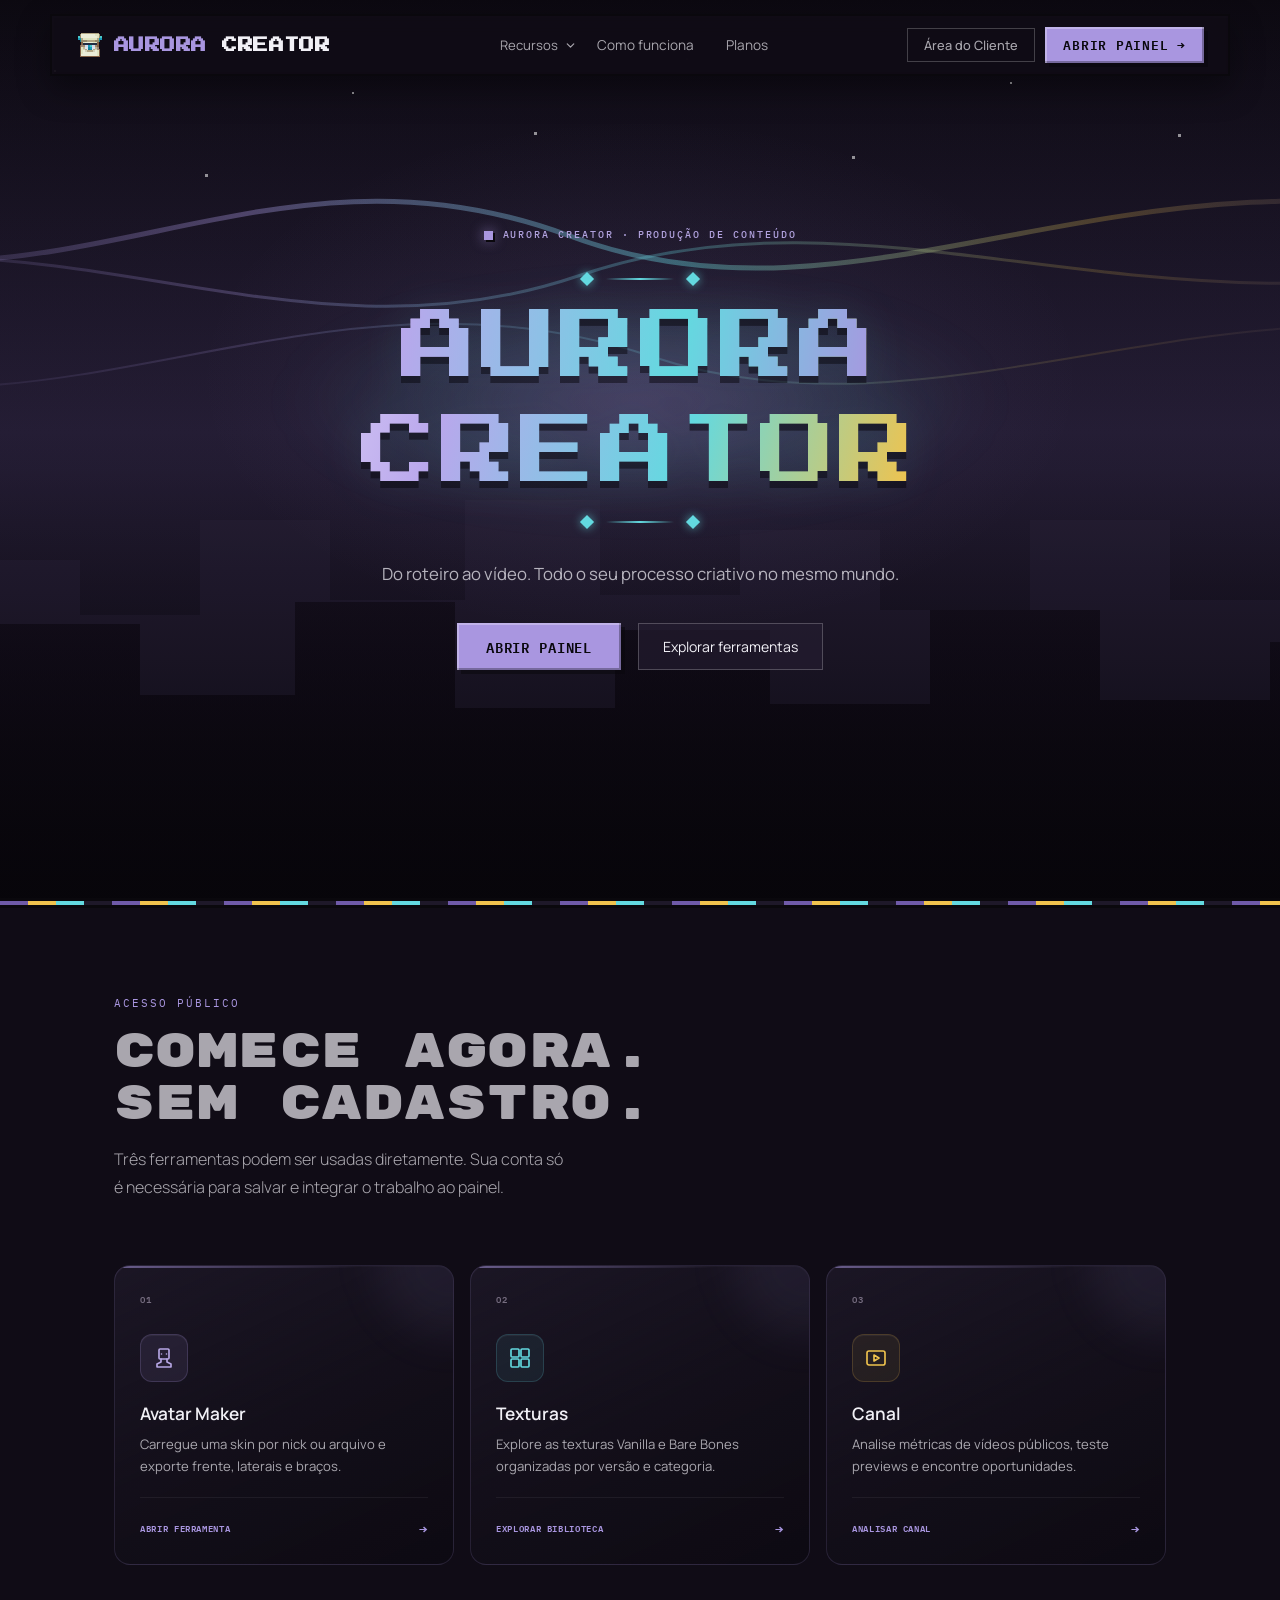
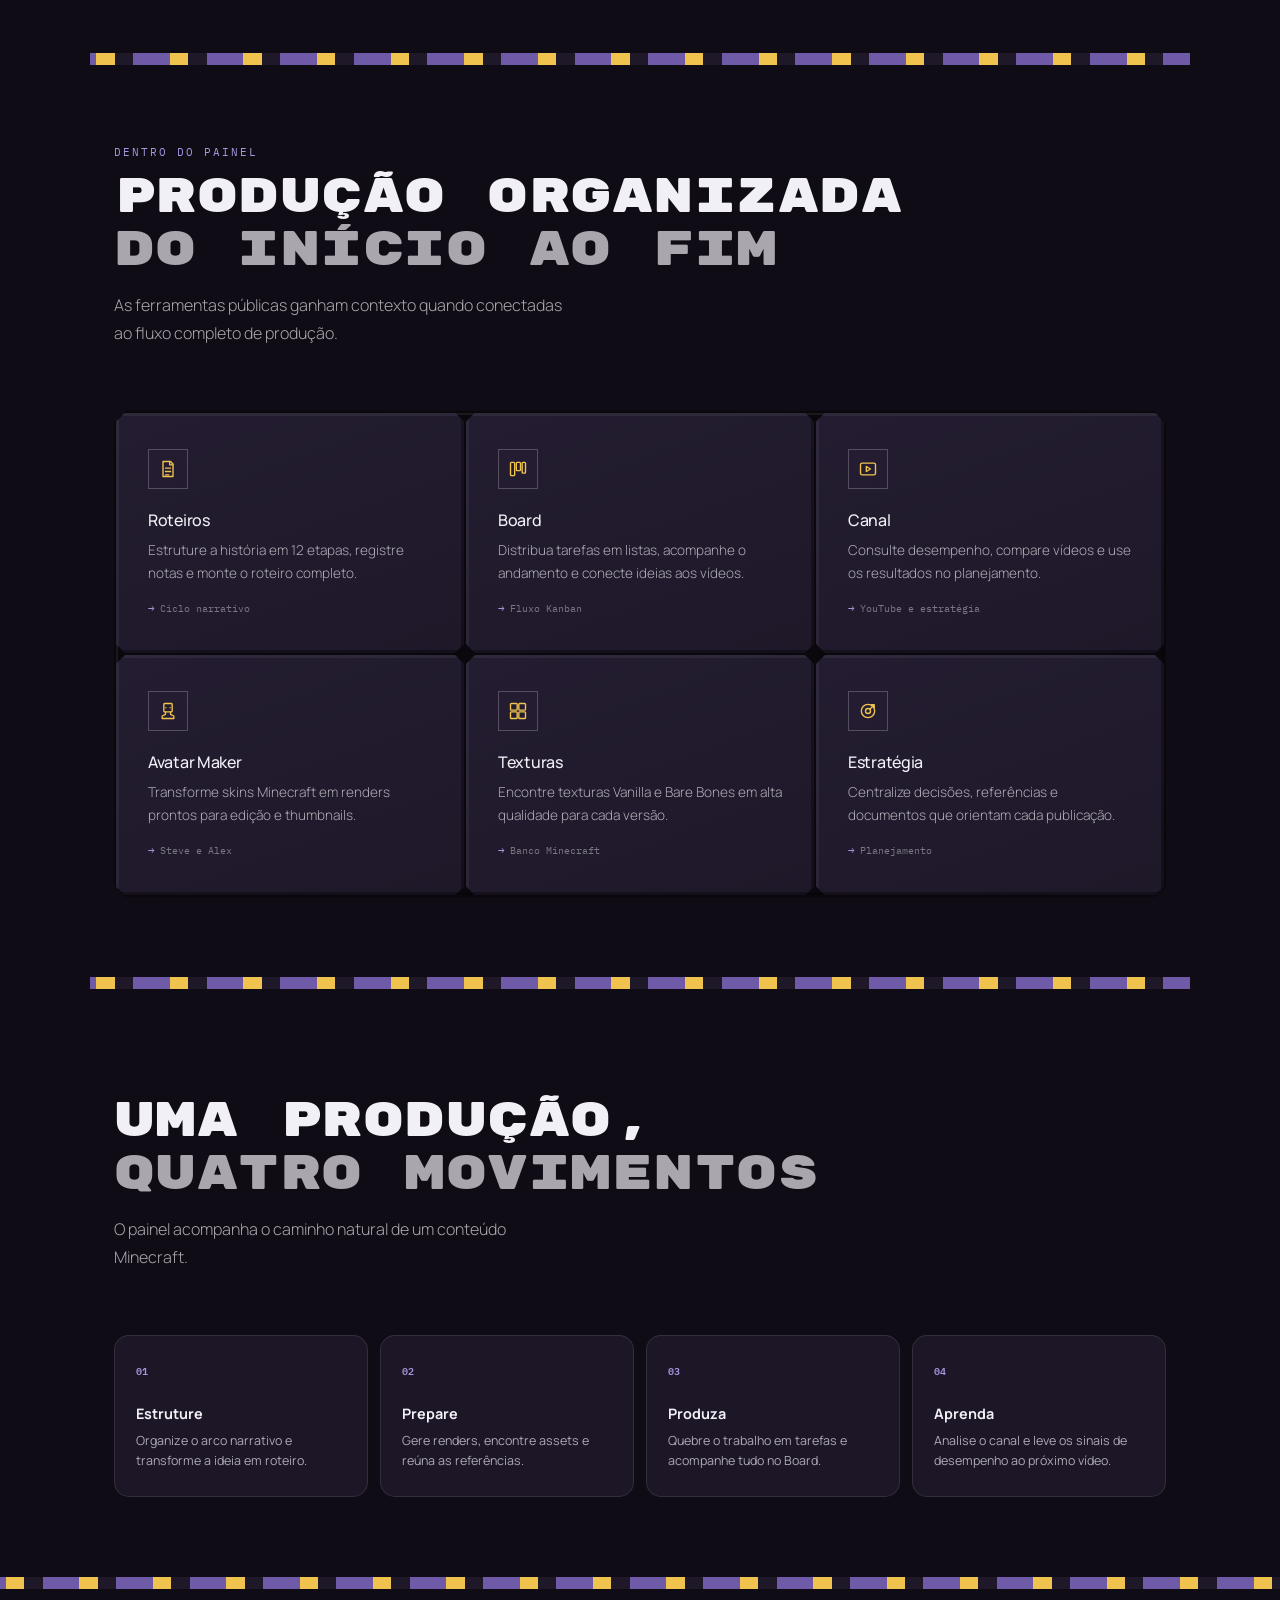
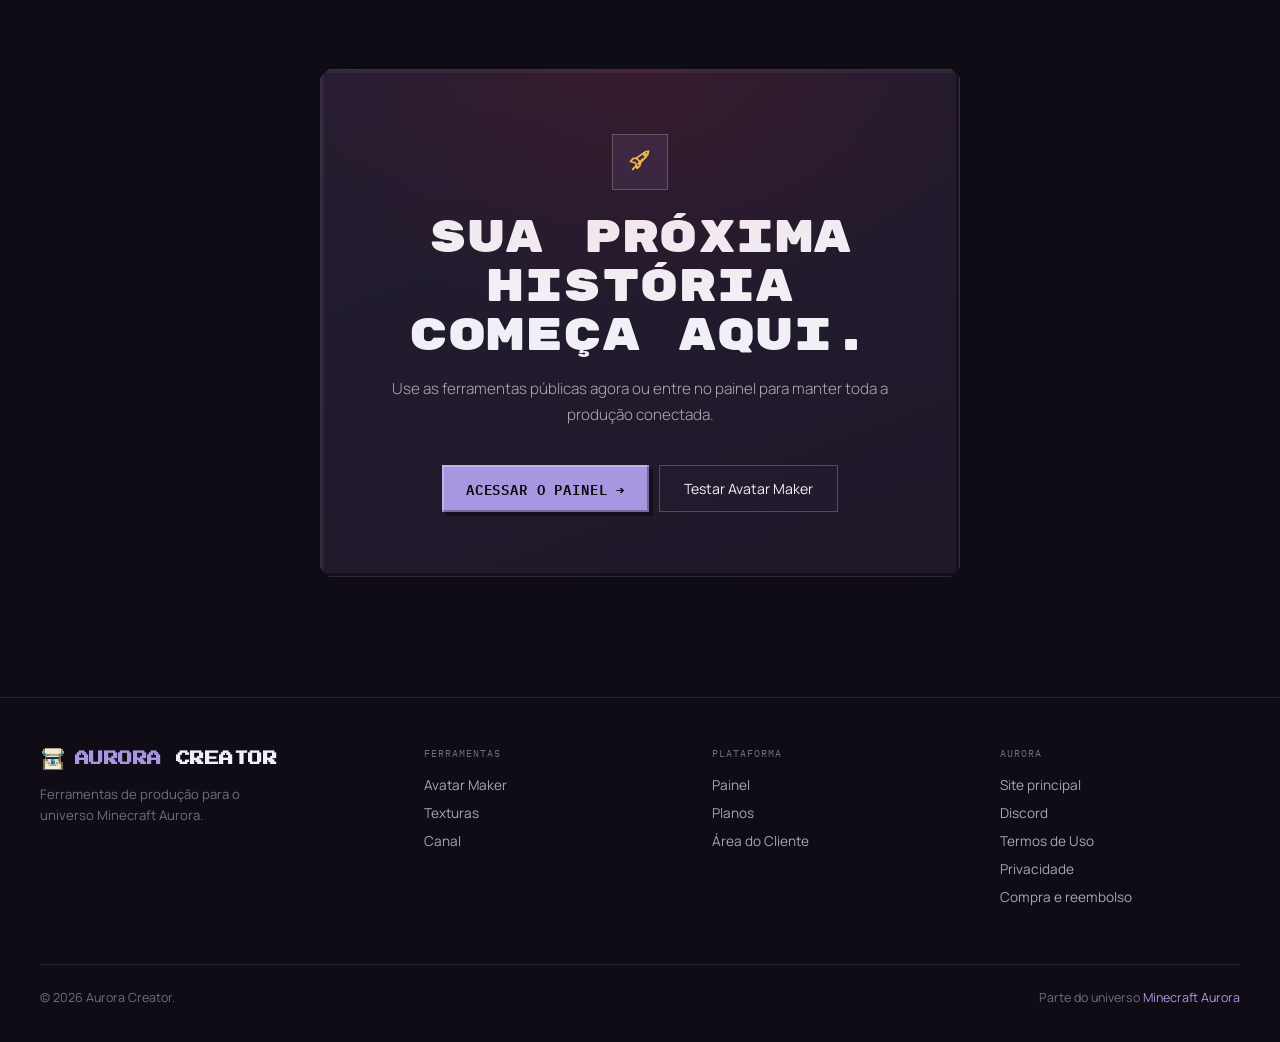
<file: creator-aurora/index.html>
<!DOCTYPE html>
<html lang="pt-BR">
<head>
  <meta charset="UTF-8">
  <meta name="viewport" content="width=device-width, initial-scale=1.0">
  <script src="assets/scripts/client/partner-attribution.js?v=partner-links-1"></script>
  <script>
    // Proteção para projetos Supabase que ainda tenham apenas a raiz na lista
    // de redirects: encaminha o callback OAuth intacto para o painel.
    (() => {
      const query = new URLSearchParams(window.location.search);
      const oauthHash = /(?:^#|[&#])(access_token|refresh_token|error|error_description)=/.test(window.location.hash);
      if (!query.has('code') && !oauthHash) return;

      const panelUrl = new URL('/painel/', window.location.origin);
      panelUrl.search = window.location.search;
      panelUrl.hash = window.location.hash;
      window.location.replace(panelUrl.href);
    })();
  </script>
  <title>Aurora Creator: Roteiros e Ferramentas para Minecraft</title>
  <meta name="description" content="Organize produções Minecraft, escreva roteiros, gerencie tarefas, crie avatares, encontre texturas e analise seu canal no Aurora Creator.">
  <meta name="robots" content="index, follow, max-image-preview:large, max-snippet:-1, max-video-preview:-1">
  <link rel="canonical" href="https://creator.mcaurora.com.br/">
  <meta name="theme-color" content="#100c16">
  <meta property="og:type" content="website">
  <meta property="og:locale" content="pt_BR">
  <meta property="og:site_name" content="Aurora Creator">
  <meta property="og:title" content="Aurora Creator: Roteiros e Ferramentas para Minecraft">
  <meta property="og:description" content="Organize roteiros, tarefas, avatares, texturas e análises de canal para suas produções Minecraft.">
  <meta property="og:url" content="https://creator.mcaurora.com.br/">
  <meta property="og:image" content="https://creator.mcaurora.com.br/aurora-icon.png">
  <meta property="og:image:width" content="2064">
  <meta property="og:image:height" content="2064">
  <meta property="og:image:alt" content="Ícone do Aurora Creator">
  <meta name="twitter:card" content="summary">
  <meta name="twitter:title" content="Aurora Creator: Roteiros e Ferramentas para Minecraft">
  <meta name="twitter:description" content="Organize roteiros, tarefas, avatares, texturas e análises de canal para suas produções Minecraft.">
  <meta name="twitter:image" content="https://creator.mcaurora.com.br/aurora-icon.png">
  <link rel="icon" type="image/png" href="aurora-icon.png">
  <link rel="preconnect" href="https://fonts.googleapis.com">
  <link rel="preconnect" href="https://fonts.gstatic.com" crossorigin>
  <link href="https://fonts.googleapis.com/css2?family=Geist:wght@300;400;500;600&family=Geist+Mono:wght@400;500&display=swap" rel="stylesheet">
  <link rel="stylesheet" href="style.css?v=aurora-landing-11">
  <link rel="stylesheet" href="aurora-shared.css?v=icons-1">
  <script type="application/ld+json">
  {
    "@context": "https://schema.org",
    "@graph": [
      {
        "@type": "Organization",
        "@id": "https://creator.mcaurora.com.br/#organization",
        "name": "Aurora Creator",
        "url": "https://creator.mcaurora.com.br/",
        "logo": {
          "@type": "ImageObject",
          "url": "https://creator.mcaurora.com.br/aurora-icon.png",
          "width": 2064,
          "height": 2064
        }
      },
      {
        "@type": "WebSite",
        "@id": "https://creator.mcaurora.com.br/#website",
        "url": "https://creator.mcaurora.com.br/",
        "name": "Aurora Creator",
        "description": "Ferramentas para organizar produções e conteúdos Minecraft.",
        "inLanguage": "pt-BR",
        "publisher": { "@id": "https://creator.mcaurora.com.br/#organization" }
      }
    ]
  }
  </script>
</head>
<body class="aurora-public">
  <svg class="icon-sprite" aria-hidden="true">
    <symbol id="icon-avatar" viewBox="0 0 24 24"><rect x="7" y="3" width="10" height="10" rx="1"/><path d="M9.5 8h.01M14.5 8h.01M9 13v3l-4 2v3h14v-3l-4-2v-3"/></symbol>
    <symbol id="icon-textures" viewBox="0 0 24 24"><rect x="3" y="3" width="8" height="8" rx="1"/><rect x="13" y="3" width="8" height="8" rx="1"/><rect x="3" y="13" width="8" height="8" rx="1"/><rect x="13" y="13" width="8" height="8" rx="1"/></symbol>
    <symbol id="icon-channel" viewBox="0 0 24 24"><rect x="3" y="5" width="18" height="14" rx="2"/><path d="m10 9 5 3-5 3V9Z"/></symbol>
    <symbol id="icon-script" viewBox="0 0 24 24"><path d="M6 3h9l3 3v15H6V3Z"/><path d="M14 3v4h4M9 11h6M9 15h6M9 19h4"/></symbol>
    <symbol id="icon-board" viewBox="0 0 24 24"><rect x="3" y="4" width="5" height="16" rx="1"/><rect x="10" y="4" width="5" height="10" rx="1"/><rect x="17" y="4" width="4" height="13" rx="1"/></symbol>
    <symbol id="icon-strategy" viewBox="0 0 24 24"><circle cx="12" cy="12" r="8"/><circle cx="12" cy="12" r="3"/><path d="m14.5 9.5 5-5M16 4.5h3.5V8"/></symbol>
    <symbol id="icon-launch" viewBox="0 0 24 24"><path d="M14 5c2.2-2.2 5.1-2.2 5.1-2.2S19 5.7 16.8 8L12 12.7 8.3 9 14 5Z"/><path d="m8.3 9-3 .5L3 12l4 1M12 12.7l-.5 3L9 18l-1-4M14 10l-4 4M5 19l3-3"/><circle cx="16" cy="6" r="1"/></symbol>
  </svg>
  <div class="ambient" aria-hidden="true"><div class="ambient-blob ab1"></div><div class="ambient-blob ab2"></div><div class="ambient-blob ab3"></div></div>

  <nav aria-label="Navegação principal">
    <a href="#top" class="nav-logo"><img src="aurora-icon.png" alt=""><span class="nav-logo-name"><span>AURORA</span> CREATOR</span></a>
    <div class="nav-center">
      <div class="nav-resources" id="resourcesMenu">
        <button class="nav-resources-toggle" id="resourcesToggle" type="button" aria-expanded="false" aria-haspopup="true">Recursos<svg viewBox="0 0 16 16" aria-hidden="true"><path d="m4 6 4 4 4-4"/></svg></button>
        <div class="resources-menu" role="menu">
          <a href="avatar/" role="menuitem"><span class="resource-menu-icon"><svg aria-hidden="true"><use href="#icon-avatar"/></svg></span><span><strong>Avatar Maker</strong><small>Renders de skins sem login</small></span><b>↗</b></a>
          <a href="assets/" role="menuitem"><span class="resource-menu-icon cyan"><svg aria-hidden="true"><use href="#icon-textures"/></svg></span><span><strong>Texturas</strong><small>Vanilla e Bare Bones em alta qualidade</small></span><b>↗</b></a>
          <a href="canal/" role="menuitem"><span class="resource-menu-icon gold"><svg aria-hidden="true"><use href="#icon-channel"/></svg></span><span><strong>Canal</strong><small>Análise de vídeos e títulos</small></span><b>↗</b></a>
          <div class="resources-menu-foot"><a href="#features">Ver todos os recursos <span>→</span></a></div>
        </div>
      </div>
      <a href="#workflow">Como funciona</a><a href="planos/" class="nav-plans-desktop">Planos</a>
    </div>
    <div class="nav-right"><a href="cliente/" class="nav-pill">Área do Cliente</a><a href="planos/" class="nav-pill nav-plans">Planos</a><a href="painel/" class="nav-cta">Abrir painel →</a></div>
  </nav>

  <main id="top">
    <section class="creator-hero" id="hero">
      <div class="creator-hero-art" aria-hidden="true">
        <svg viewBox="0 0 1600 900" preserveAspectRatio="xMidYMid slice" xmlns="http://www.w3.org/2000/svg">
          <defs>
            <linearGradient id="creatorSky" x1="0" y1="0" x2="0" y2="1">
              <stop offset="0%" stop-color="#0c0911" />
              <stop offset="48%" stop-color="#28203a" />
              <stop offset="100%" stop-color="#100c16" />
            </linearGradient>
            <linearGradient id="creatorAurora" x1="0" y1="0" x2="1" y2="0">
              <stop offset="0%" stop-color="#a996e0" stop-opacity="0" />
              <stop offset="28%" stop-color="#a996e0" stop-opacity=".58" />
              <stop offset="52%" stop-color="#63d9e0" stop-opacity=".62" />
              <stop offset="76%" stop-color="#f0c34e" stop-opacity=".38" />
              <stop offset="100%" stop-color="#a996e0" stop-opacity="0" />
            </linearGradient>
            <linearGradient id="creatorGround" x1="0" y1="0" x2="0" y2="1">
              <stop offset="0%" stop-color="#171121" />
              <stop offset="100%" stop-color="#09070d" />
            </linearGradient>
          </defs>
          <rect width="1600" height="900" fill="url(#creatorSky)" />
          <g fill="#fff" opacity=".58">
            <rect x="86" y="126" width="3" height="3"/><rect x="214" y="70" width="2" height="2"/><rect x="365" y="174" width="3" height="3"/><rect x="512" y="92" width="2" height="2"/><rect x="694" y="132" width="3" height="3"/><rect x="846" y="58" width="2" height="2"/><rect x="1012" y="156" width="3" height="3"/><rect x="1170" y="82" width="2" height="2"/><rect x="1338" y="134" width="3" height="3"/><rect x="1492" y="68" width="2" height="2"/>
          </g>
          <path d="M-100 230 C220 340 420 120 730 236 C1030 348 1290 122 1700 232" fill="none" stroke="url(#creatorAurora)" stroke-width="5" opacity=".7"/>
          <path d="M-120 294 C190 180 438 378 738 276 C1040 172 1315 354 1710 250" fill="none" stroke="url(#creatorAurora)" stroke-width="3" opacity=".52"/>
          <path d="M-80 360 C220 460 480 246 810 356 C1090 450 1370 270 1680 344" fill="none" stroke="url(#creatorAurora)" stroke-width="2" opacity=".38"/>
          <g opacity=".86">
            <path d="M0 620H110V560H240V615H360V520H490V600H625V500H760V595H900V530H1040V610H1190V520H1330V600H1470V548H1600V720H0Z" fill="#2a223b"/>
            <path d="M0 690H150V624H300V695H455V602H615V708H775V630H930V704H1090V610H1260V700H1430V642H1600V900H0Z" fill="url(#creatorGround)"/>
          </g>
        </svg>
      </div>
      <div class="creator-hero-shade" aria-hidden="true"></div>
      <div class="creator-hero-content">
        <div class="creator-eyebrow"><span></span> Aurora Creator · produção de conteúdo</div>
        <div class="creator-title-card">
          <div class="creator-title-deco"><i></i><span></span><i></i></div>
          <h1><span>AURORA</span><br>CREATOR</h1>
          <div class="creator-title-deco"><i></i><span></span><i></i></div>
        </div>
        <p>Do roteiro ao vídeo. Todo o seu processo criativo no mesmo mundo.</p>
        <div class="creator-hero-actions">
          <a href="painel/" class="btn-primary">Abrir painel</a>
          <a href="#public-tools" class="btn-secondary">Explorar ferramentas</a>
        </div>
      </div>
    </section>
    <div class="creator-pixel-divider" aria-hidden="true"></div>

    <section class="public-tools" id="public-tools">
      <div class="section-copy r"><p class="section-eyebrow">Acesso público</p><h2 class="section-title">Comece agora.<br><span class="dim">Sem cadastro.</span></h2><p class="section-sub">Três ferramentas podem ser usadas diretamente. Sua conta só é necessária para salvar e integrar o trabalho ao painel.</p></div>
      <div class="public-tool-grid">
        <a class="public-tool-card r d1" href="avatar/"><span class="public-tool-num">01</span><div class="public-tool-icon"><svg aria-hidden="true"><use href="#icon-avatar"/></svg></div><h3>Avatar Maker</h3><p>Carregue uma skin por nick ou arquivo e exporte frente, laterais e braços.</p><span class="public-tool-link">Abrir ferramenta</span></a>
        <a class="public-tool-card r d2" href="assets/"><span class="public-tool-num">02</span><div class="public-tool-icon cyan"><svg aria-hidden="true"><use href="#icon-textures"/></svg></div><h3>Texturas</h3><p>Explore as texturas Vanilla e Bare Bones organizadas por versão e categoria.</p><span class="public-tool-link">Explorar biblioteca</span></a>
        <a class="public-tool-card r d3" href="canal/"><span class="public-tool-num">03</span><div class="public-tool-icon gold"><svg aria-hidden="true"><use href="#icon-channel"/></svg></div><h3>Canal</h3><p>Analise métricas de vídeos públicos, teste previews e encontre oportunidades.</p><span class="public-tool-link">Analisar canal</span></a>
      </div>
    </section>

    <section class="features" id="features">
      <p class="section-eyebrow r">Dentro do painel</p><h2 class="section-title r d1">Produção organizada<br><span class="dim">do início ao fim</span></h2><p class="section-sub r d2">As ferramentas públicas ganham contexto quando conectadas ao fluxo completo de produção.</p>
      <div class="feat-grid">
        <div class="feat r d1"><div class="feat-glow"></div><div class="feat-icon"><svg aria-hidden="true"><use href="#icon-script"/></svg></div><div class="feat-h">Roteiros</div><p class="feat-p">Estruture a história em 12 etapas, registre notas e monte o roteiro completo.</p><span class="feat-tag">Ciclo narrativo</span></div>
        <div class="feat r d2"><div class="feat-glow"></div><div class="feat-icon"><svg aria-hidden="true"><use href="#icon-board"/></svg></div><div class="feat-h">Board</div><p class="feat-p">Distribua tarefas em listas, acompanhe o andamento e conecte ideias aos vídeos.</p><span class="feat-tag">Fluxo Kanban</span></div>
        <div class="feat r d3"><div class="feat-glow"></div><div class="feat-icon"><svg aria-hidden="true"><use href="#icon-channel"/></svg></div><div class="feat-h">Canal</div><p class="feat-p">Consulte desempenho, compare vídeos e use os resultados no planejamento.</p><span class="feat-tag">YouTube e estratégia</span></div>
        <div class="feat r d4"><div class="feat-glow"></div><div class="feat-icon"><svg aria-hidden="true"><use href="#icon-avatar"/></svg></div><div class="feat-h">Avatar Maker</div><p class="feat-p">Transforme skins Minecraft em renders prontos para edição e thumbnails.</p><span class="feat-tag">Steve e Alex</span></div>
        <div class="feat r d5"><div class="feat-glow"></div><div class="feat-icon"><svg aria-hidden="true"><use href="#icon-textures"/></svg></div><div class="feat-h">Texturas</div><p class="feat-p">Encontre texturas Vanilla e Bare Bones em alta qualidade para cada versão.</p><span class="feat-tag">Banco Minecraft</span></div>
        <div class="feat r d6"><div class="feat-glow"></div><div class="feat-icon"><svg aria-hidden="true"><use href="#icon-strategy"/></svg></div><div class="feat-h">Estratégia</div><p class="feat-p">Centralize decisões, referências e documentos que orientam cada publicação.</p><span class="feat-tag">Planejamento</span></div>
      </div>
    </section>

    <section class="how" id="workflow">
      <p class="section-eyebrow r">Fluxo real</p><h2 class="section-title r d1">Uma produção,<br><span class="dim">quatro movimentos</span></h2><p class="section-sub r d2">O painel acompanha o caminho natural de um conteúdo Minecraft.</p>
      <div class="workflow-grid r d2"><article><span>01</span><h3>Estruture</h3><p>Organize o arco narrativo e transforme a ideia em roteiro.</p></article><article><span>02</span><h3>Prepare</h3><p>Gere renders, encontre assets e reúna as referências.</p></article><article><span>03</span><h3>Produza</h3><p>Quebre o trabalho em tarefas e acompanhe tudo no Board.</p></article><article><span>04</span><h3>Aprenda</h3><p>Analise o canal e leve os sinais de desempenho ao próximo vídeo.</p></article></div>
    </section>

    <section class="cta-wrap"><div class="cta-inner r"><div class="cta-card"><div class="cta-card-icon"><svg aria-hidden="true"><use href="#icon-launch"/></svg></div><h2 class="cta-h">Sua próxima história começa aqui.</h2><p class="cta-p">Use as ferramentas públicas agora ou entre no painel para manter toda a produção conectada.</p><div class="cta-actions"><a href="painel/" class="btn-primary">Acessar o painel →</a><a href="avatar/" class="btn-secondary">Testar Avatar Maker</a></div></div></div></section>
  </main>

  <footer>
    <div class="footer-grid">
      <div class="footer-brand"><a href="#top" class="footer-logo"><img src="aurora-icon.png" alt=""><span class="footer-logo-name"><span>AURORA</span> CREATOR</span></a><p class="footer-tagline">Ferramentas de produção para o universo Minecraft Aurora.</p></div>
      <div class="footer-col"><div class="footer-col-title">Ferramentas</div><a href="avatar/">Avatar Maker</a><a href="assets/">Texturas</a><a href="canal/">Canal</a></div>
      <div class="footer-col"><div class="footer-col-title">Plataforma</div><a href="painel/">Painel</a><a href="planos/">Planos</a><a href="cliente/">Área do Cliente</a></div>
      <div class="footer-col"><div class="footer-col-title">Aurora</div><a href="https://mcaurora.com.br">Site principal</a><a href="https://discord.gg/Jt4XYMXXGt" target="_blank" rel="noopener">Discord</a><a href="termos/">Termos de Uso</a><a href="privacidade/">Privacidade</a><a href="reembolsos/">Compra e reembolso</a></div>
    </div>
    <div class="footer-bottom"><span class="footer-copy">© 2026 Aurora Creator.</span><span class="footer-made">Parte do universo <span>Minecraft Aurora</span></span></div>
  </footer>

  <script>
    const revealElements = document.querySelectorAll('.r');
    const revealObserver = new IntersectionObserver(entries => entries.forEach(entry => { if (entry.isIntersecting) { entry.target.classList.add('v'); revealObserver.unobserve(entry.target); } }), { threshold: .1, rootMargin: '0px 0px -32px 0px' });
    revealElements.forEach(element => revealObserver.observe(element));
    const resourcesMenu = document.getElementById('resourcesMenu');
    const resourcesToggle = document.getElementById('resourcesToggle');
    function closeResources() { resourcesMenu.classList.remove('open'); resourcesToggle.setAttribute('aria-expanded', 'false'); }
    resourcesToggle.addEventListener('click', event => { event.stopPropagation(); const open = resourcesMenu.classList.toggle('open'); resourcesToggle.setAttribute('aria-expanded', String(open)); });
    document.addEventListener('click', event => { if (!resourcesMenu.contains(event.target)) closeResources(); });
    document.addEventListener('keydown', event => { if (event.key === 'Escape') closeResources(); });
    document.querySelectorAll('a[href^="#"]').forEach(anchor => anchor.addEventListener('click', event => { const target = document.querySelector(anchor.getAttribute('href')); if (target) { event.preventDefault(); target.scrollIntoView({ behavior: 'smooth' }); closeResources(); } }));
  </script>
</body>
</html>
</file>
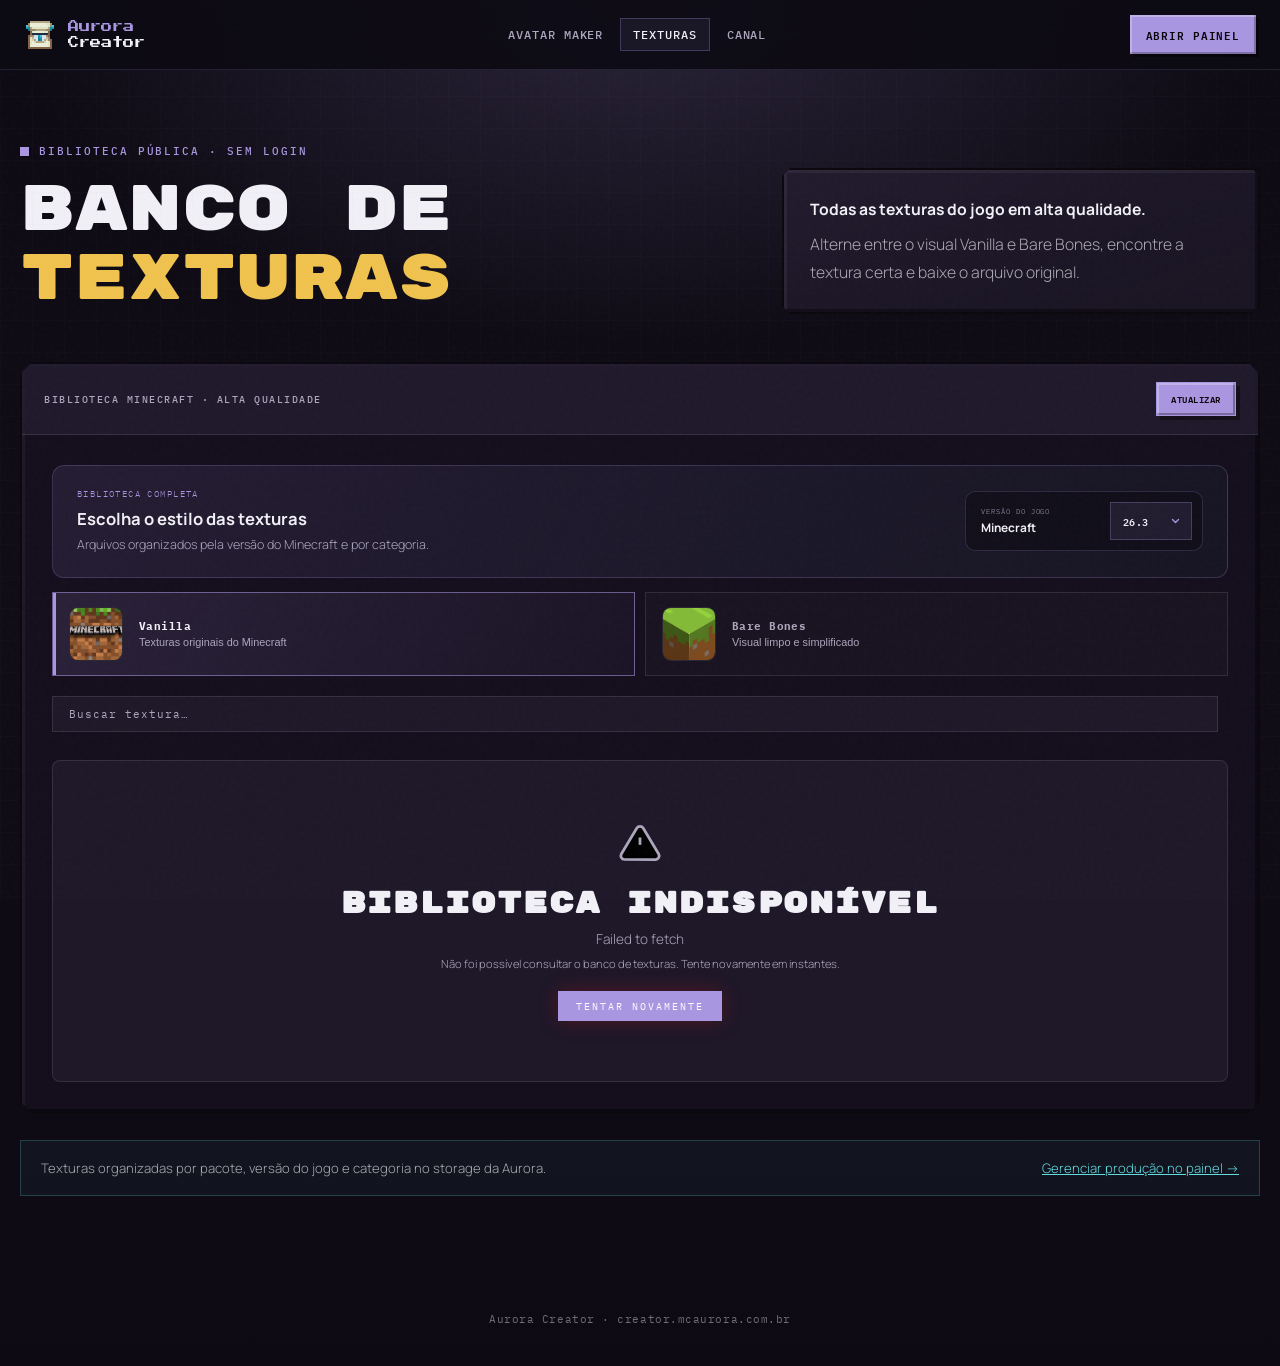
<file: creator-aurora/assets/index.html>
<!DOCTYPE html>
<html lang="pt-BR">
<head>
  <meta charset="UTF-8">
  <meta name="viewport" content="width=device-width, initial-scale=1.0">
  <title>Texturas Minecraft Vanilla e Bare Bones | Aurora Creator</title>
  <meta name="description" content="Baixe texturas Minecraft Vanilla e Bare Bones em alta qualidade, organizadas por versão e categoria. Biblioteca gratuita e sem cadastro.">
  <meta name="robots" content="index, follow, max-image-preview:large, max-snippet:-1, max-video-preview:-1">
  <link rel="canonical" href="https://creator.mcaurora.com.br/assets/">
  <meta name="theme-color" content="#100c16">
  <meta property="og:type" content="website">
  <meta property="og:locale" content="pt_BR">
  <meta property="og:site_name" content="Aurora Creator">
  <meta property="og:title" content="Texturas Minecraft Vanilla e Bare Bones">
  <meta property="og:description" content="Biblioteca gratuita de texturas Minecraft em alta qualidade, organizada por pacote, versão e categoria.">
  <meta property="og:url" content="https://creator.mcaurora.com.br/assets/">
  <meta property="og:image" content="https://creator.mcaurora.com.br/aurora-icon.png">
  <meta property="og:image:alt" content="Aurora Creator — Banco de Texturas Minecraft">
  <meta name="twitter:card" content="summary">
  <meta name="twitter:title" content="Texturas Minecraft Vanilla e Bare Bones">
  <meta name="twitter:description" content="Encontre e baixe texturas Minecraft em alta qualidade, sem cadastro.">
  <meta name="twitter:image" content="https://creator.mcaurora.com.br/aurora-icon.png">
  <link rel="icon" href="../aurora-icon.png" type="image/png">
  <link rel="stylesheet" href="css/style.css?v=icons-1">
  <link rel="stylesheet" href="../aurora-shared.css?v=icons-1">
  <link rel="stylesheet" href="../tools.css?v=aurora-tools-4">
  <script type="application/ld+json">
  {"@context":"https://schema.org","@type":"WebPage","name":"Texturas Minecraft Vanilla e Bare Bones","description":"Biblioteca gratuita de texturas Minecraft em alta qualidade, organizada por pacote, versão e categoria.","url":"https://creator.mcaurora.com.br/assets/","inLanguage":"pt-BR","isPartOf":{"@id":"https://creator.mcaurora.com.br/#website"}}
  </script>
</head>
<body class="tool-page" data-public-tool="assets">
  <header class="tool-nav">
    <a class="tool-brand" href="../"><img src="../aurora-icon.png" alt=""><span><strong>Aurora</strong><br>Creator</span></a>
    <nav class="tool-nav-links" aria-label="Ferramentas públicas">
      <a href="../avatar/">Avatar Maker</a>
      <a class="active" href="../assets/">Texturas</a>
      <a href="../canal/">Canal</a>
    </nav>
    <a class="tool-panel-link" href="../painel/">Abrir painel</a>
  </header>

  <main class="tool-shell">
    <section class="tool-hero">
      <div>
        <div class="tool-eyebrow">Biblioteca pública · sem login</div>
        <h1>Banco de <span>Texturas</span></h1>
      </div>
      <div class="tool-intro"><strong>Todas as texturas do jogo em alta qualidade.</strong>Alterne entre o visual Vanilla e Bare Bones, encontre a textura certa e baixe o arquivo original.</div>
    </section>

    <section class="tool-workspace" aria-label="Biblioteca de texturas">
      <div class="tool-workspace-head"><span>Biblioteca Minecraft · alta qualidade</span><button class="action-btn primary" id="assets-refresh-btn" type="button">Atualizar</button></div>
      <div class="tool-content">
        <div class="assets-body">
          <div class="texture-library-intro">
            <div class="texture-library-copy"><span>Biblioteca completa</span><strong>Escolha o estilo das texturas</strong><p>Arquivos organizados pela versão do Minecraft e por categoria.</p></div>
            <label class="texture-version-control">
              <span class="texture-version-label"><small>Versão do jogo</small><strong>Minecraft</strong></span>
              <span class="texture-version-select"><select id="assets-version-select" aria-label="Versão do Minecraft"><option value="26.3">26.3</option></select><svg aria-hidden="true" viewBox="0 0 20 20"><path d="m6 8 4 4 4-4"/></svg></span>
            </label>
          </div>
          <div class="texture-pack-switch" id="assets-pack-switch" role="group" aria-label="Pacote de texturas">
            <button class="texture-pack-option active" type="button" data-pack="minecraft"><span class="texture-pack-image"><img src="../assets/images/texture-packs/vanilla.jpg" alt="" aria-hidden="true"></span><span><strong>Vanilla</strong><small>Texturas originais do Minecraft</small></span></button>
            <button class="texture-pack-option" type="button" data-pack="barebones"><span class="texture-pack-image"><img src="../assets/images/texture-packs/barebones.png" alt="" aria-hidden="true"></span><span><strong>Bare Bones</strong><small>Visual limpo e simplificado</small></span></button>
          </div>
          <div class="assets-search-bar">
            <input class="assets-search-input" id="assets-search" placeholder="Buscar textura…" autocomplete="off">
            <div class="assets-filter-btns" id="assets-filter-btns"></div>
          </div>
          <div id="assets-container"><div class="loading-state"><span class="spinner"></span> Carregando assets…</div></div>
        </div>
      </div>
    </section>
    <div class="tool-note"><span>Texturas organizadas por pacote, versão do jogo e categoria no storage da Aurora.</span><a href="../painel/">Gerenciar produção no painel →</a></div>
  </main>

  <div class="modal-overlay" id="asset-modal">
    <div class="modal" style="max-width:600px">
      <div class="modal-header"><div><div class="modal-step-num" id="asset-modal-type"></div><div class="modal-step-name" id="asset-modal-name"></div></div><button class="modal-close" id="asset-modal-close" aria-label="Fechar">×</button></div>
      <div style="padding:20px 24px 0" id="asset-modal-preview-area"></div>
      <button class="asset-copy-url" id="asset-copy-url-btn"><span id="asset-url-display" style="overflow:hidden;text-overflow:ellipsis;white-space:nowrap;flex:1"></span>Copiar URL</button>
      <div class="asset-modal-info" id="asset-modal-info"></div>
      <div style="display:flex;justify-content:flex-end;gap:8px;padding:16px 24px;border-top:1px solid var(--border)"><button class="action-btn" id="asset-modal-close-btn">Fechar</button><button class="action-btn primary" id="asset-download-btn" type="button">Download</button></div>
    </div>
  </div>
  <div class="toast" id="toast" role="status" aria-live="polite" aria-hidden="true"></div>
  <footer class="tool-footer">Aurora Creator · creator.mcaurora.com.br</footer>
  <script src="scripts/client/config.js"></script>
  <script src="scripts/client/utils.js?v=icons-1"></script>
  <script src="scripts/pages/assets.js?v=texture-packs-6"></script>
  <script>
    function closeAssetModal() { document.getElementById('asset-modal')?.classList.remove('open'); }
    document.getElementById('asset-modal-close')?.addEventListener('click', closeAssetModal);
    document.getElementById('asset-modal-close-btn')?.addEventListener('click', closeAssetModal);
    document.getElementById('asset-modal')?.addEventListener('click', event => { if (event.target.id === 'asset-modal') closeAssetModal(); });
    document.getElementById('asset-copy-url-btn')?.addEventListener('click', async () => {
      const value = document.getElementById('asset-url-display')?.textContent || '';
      if (!value) return;
      await navigator.clipboard.writeText(value);
      showToast('URL copiada.');
    });
    document.getElementById('assets-refresh-btn')?.addEventListener('click', () => { allAssets = []; loadAssetsFromR2(); });
    document.getElementById('assets-search')?.addEventListener('input', renderAssets);
    loadAssetsFromR2();
  </script>
</body>
</html>
</file>
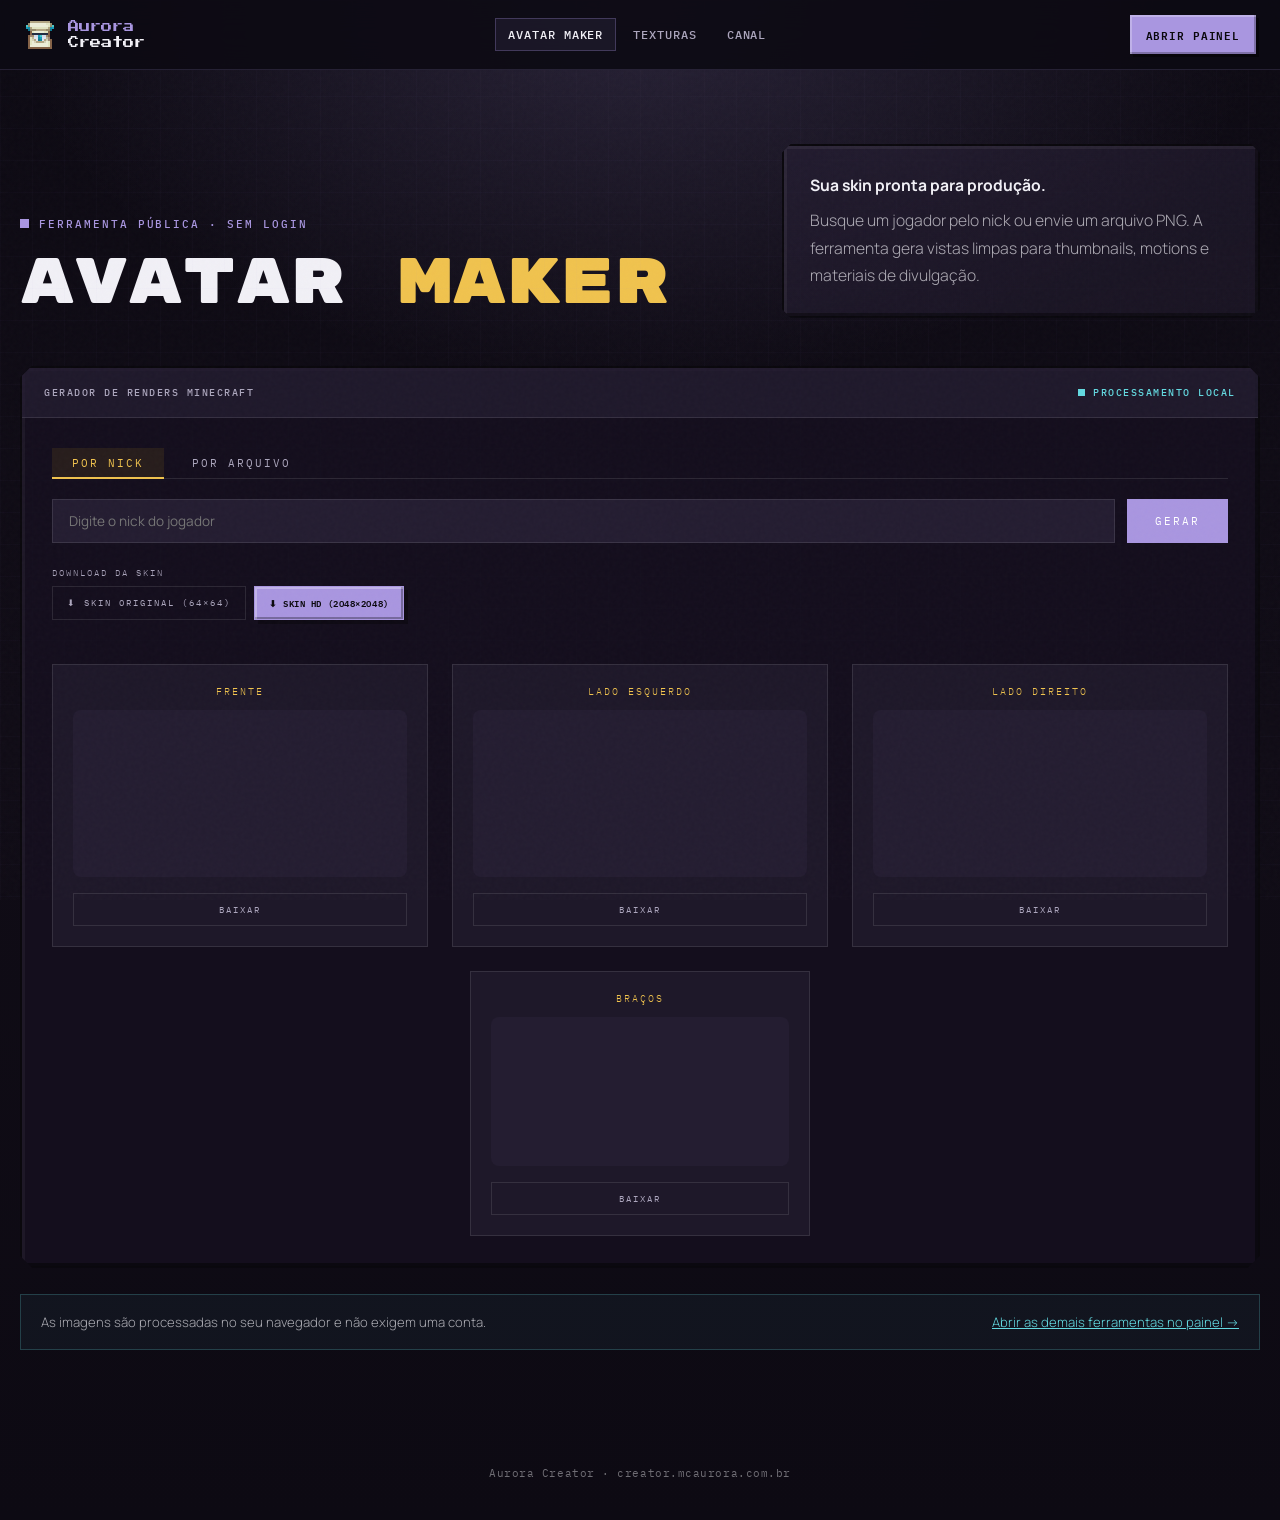
<file: creator-aurora/avatar/index.html>
<!DOCTYPE html>
<html lang="pt-BR">
<head>
  <meta charset="UTF-8">
  <meta name="viewport" content="width=device-width, initial-scale=1.0">
  <title>Avatar Maker Minecraft Grátis | Aurora Creator</title>
  <meta name="description" content="Crie renders de skins Minecraft nos modelos Steve e Alex. Gere frente, costas, laterais e braços em alta qualidade, grátis e sem cadastro.">
  <meta name="robots" content="index, follow, max-image-preview:large, max-snippet:-1, max-video-preview:-1">
  <link rel="canonical" href="https://creator.mcaurora.com.br/avatar/">
  <meta name="theme-color" content="#100c16">
  <meta property="og:type" content="website">
  <meta property="og:locale" content="pt_BR">
  <meta property="og:site_name" content="Aurora Creator">
  <meta property="og:title" content="Avatar Maker Minecraft Grátis">
  <meta property="og:description" content="Transforme skins Minecraft em renders de Steve ou Alex, gratuitamente e sem cadastro.">
  <meta property="og:url" content="https://creator.mcaurora.com.br/avatar/">
  <meta property="og:image" content="https://creator.mcaurora.com.br/aurora-icon.png">
  <meta property="og:image:alt" content="Aurora Creator — Avatar Maker Minecraft">
  <meta name="twitter:card" content="summary">
  <meta name="twitter:title" content="Avatar Maker Minecraft Grátis">
  <meta name="twitter:description" content="Gere renders de skins Minecraft gratuitamente e sem cadastro.">
  <meta name="twitter:image" content="https://creator.mcaurora.com.br/aurora-icon.png">
  <link rel="icon" href="../aurora-icon.png" type="image/png">
  <link rel="stylesheet" href="../assets/css/style.css?v=icons-1">
  <link rel="stylesheet" href="../aurora-shared.css?v=icons-1">
  <link rel="stylesheet" href="../tools.css?v=aurora-tools-4">
  <script type="application/ld+json">
  {"@context":"https://schema.org","@type":"WebApplication","name":"Avatar Maker Minecraft","url":"https://creator.mcaurora.com.br/avatar/","applicationCategory":"DesignApplication","operatingSystem":"Web","inLanguage":"pt-BR","description":"Ferramenta gratuita para gerar renders de skins Minecraft nos modelos Steve e Alex.","offers":{"@type":"Offer","price":"0","priceCurrency":"BRL"}}
  </script>
</head>
<body class="tool-page" data-public-tool="avatar">
  <header class="tool-nav">
    <a class="tool-brand" href="../"><img src="../aurora-icon.png" alt=""><span><strong>Aurora</strong><br>Creator</span></a>
    <nav class="tool-nav-links" aria-label="Ferramentas públicas">
      <a class="active" href="../avatar/">Avatar Maker</a>
      <a href="../assets/">Texturas</a>
      <a href="../canal/">Canal</a>
    </nav>
    <a class="tool-panel-link" href="../painel/">Abrir painel</a>
  </header>

  <main class="tool-shell">
    <section class="tool-hero">
      <div>
        <div class="tool-eyebrow">Ferramenta pública · sem login</div>
        <h1>Avatar <span>Maker</span></h1>
      </div>
      <div class="tool-intro"><strong>Sua skin pronta para produção.</strong>Busque um jogador pelo nick ou envie um arquivo PNG. A ferramenta gera vistas limpas para thumbnails, motions e materiais de divulgação.</div>
    </section>

    <section class="tool-workspace" aria-label="Avatar Maker">
      <div class="tool-workspace-head"><span>Gerador de renders Minecraft</span><span class="tool-status">Processamento local</span></div>
      <div class="tool-content">
        <div class="avatar-panel">
          <div class="input-area">
            <div class="avatar-tabs" role="tablist">
              <button class="avatar-tab active" data-tab="nick" type="button">Por Nick</button>
              <button class="avatar-tab" data-tab="file" type="button">Por Arquivo</button>
            </div>
            <div class="avatar-tab-panel active" id="avatar-panel-nick">
              <input type="text" id="avatar-nick" placeholder="Digite o nick do jogador" autocomplete="off">
              <button class="btn-gerar" id="avatar-load-nick" type="button">Gerar</button>
            </div>
            <div class="avatar-player-id" id="avatar-player-id" style="display:none;">
              <span>UUID do jogador</span><code id="avatar-uuid">—</code><button class="action-btn" id="avatar-copy-uuid" type="button">Copiar</button>
            </div>
            <div class="avatar-tab-panel" id="avatar-panel-file">
              <div class="drop-zone" id="avatar-drop-zone"><span id="avatar-drop-label"><span data-ui-icon="upload"></span>Clique ou arraste uma skin (.png)</span></div>
              <input type="file" id="avatar-file-input" accept="image/png">
              <div style="display:flex;justify-content:flex-end;margin-top:10px;"><button class="btn-gerar" id="avatar-load-file" type="button">Gerar</button></div>
            </div>
          </div>

          <div class="avatar-download-skin-wrap">
            <div class="avatar-section-label">Download da Skin</div>
            <div class="avatar-download-skin-btns">
              <button class="action-btn" id="avatar-download-skin-original" type="button">⬇ Skin Original (64×64)</button>
              <button class="action-btn primary" id="avatar-download-skin-2048" type="button">⬇ Skin HD (2048×2048)</button>
            </div>
          </div>

          <div class="error" id="avatar-error" role="status"></div>
          <div class="grid-heads">
            <div class="card"><p>Frente</p><canvas id="cv-front"></canvas><button class="download" data-canvas="cv-front" data-name="frente">Baixar</button></div>
            <div class="card"><p>Lado esquerdo</p><canvas id="cv-left"></canvas><button class="download" data-canvas="cv-left" data-name="esquerdo">Baixar</button></div>
            <div class="card"><p>Lado direito</p><canvas id="cv-right"></canvas><button class="download" data-canvas="cv-right" data-name="direito">Baixar</button></div>
          </div>
          <div class="arms-wrapper">
            <div class="card-arms"><p>Braços <span id="model-badge" class="model-badge" style="display:none"></span></p><canvas id="cv-arms"></canvas><button class="download" data-canvas="cv-arms" data-name="bracos">Baixar</button></div>
          </div>
        </div>
      </div>
    </section>
    <div class="tool-note"><span>As imagens são processadas no seu navegador e não exigem uma conta.</span><a href="../painel/">Abrir as demais ferramentas no painel →</a></div>
  </main>
  <div id="toast"></div>
  <footer class="tool-footer">Aurora Creator · creator.mcaurora.com.br</footer>
  <script src="../assets/scripts/client/utils.js?v=icons-1"></script>
  <script src="../assets/scripts/pages/avatar.js?v=avatar-clean-1"></script>
</body>
</html>
</file>
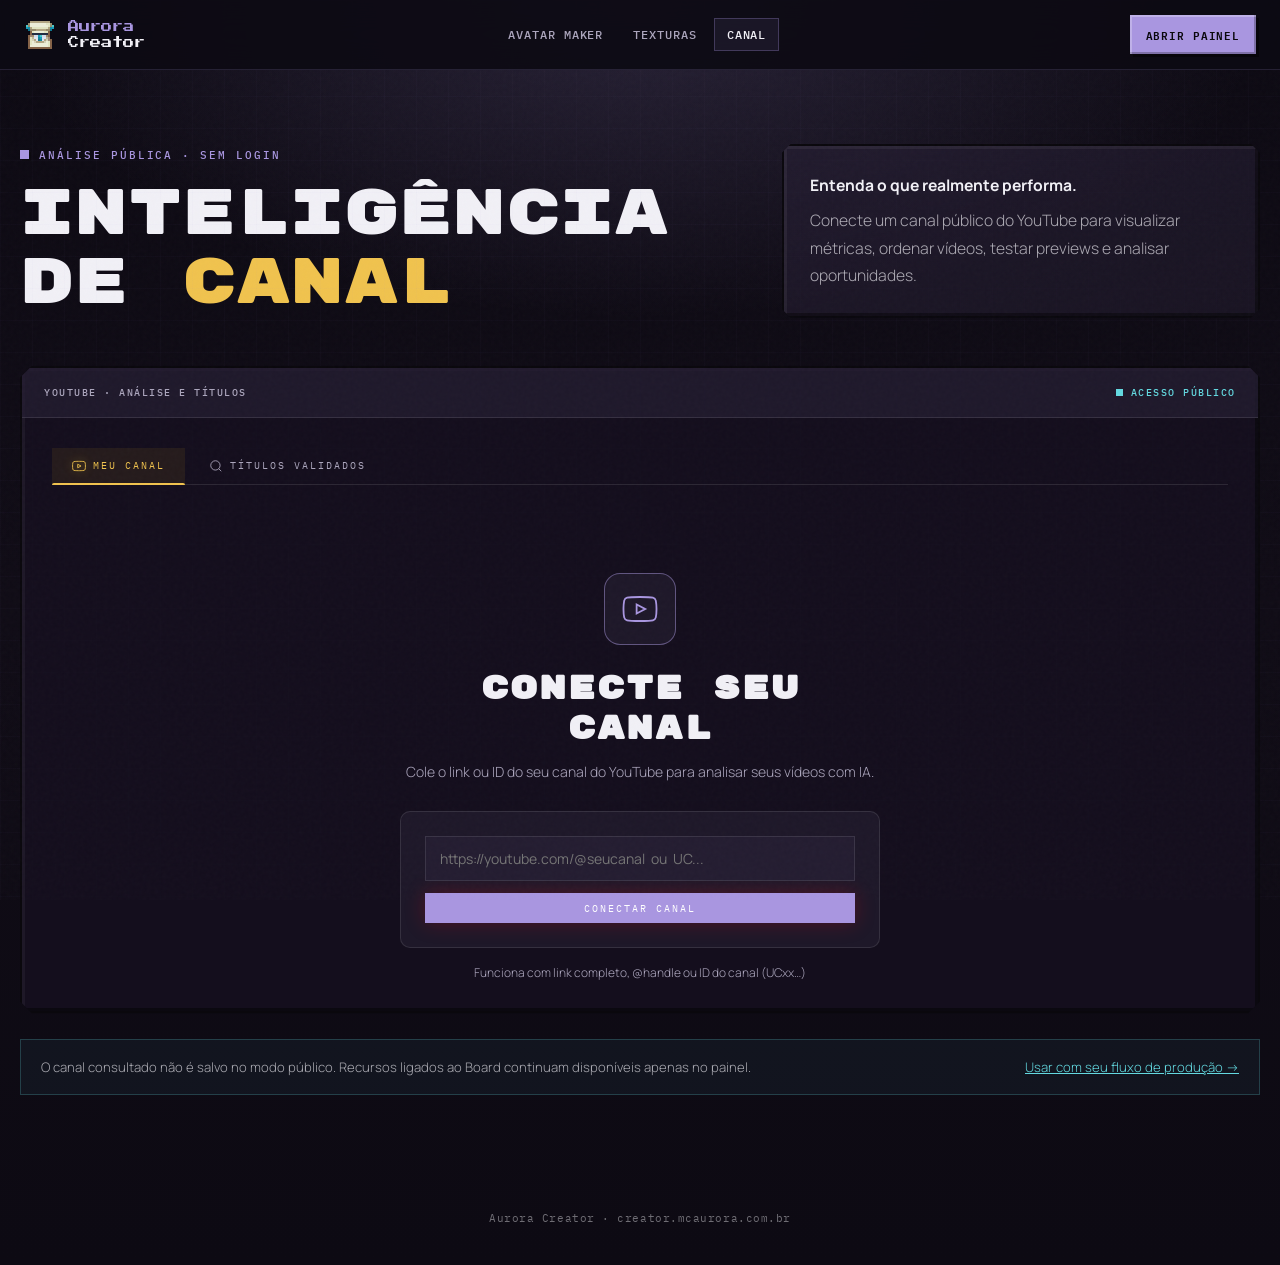
<file: creator-aurora/canal/index.html>
<!DOCTYPE html>
<html lang="pt-BR">
<head>
  <meta charset="UTF-8">
  <meta name="viewport" content="width=device-width, initial-scale=1.0">
  <title>Análise de Canal do YouTube Grátis | Aurora Creator</title>
  <meta name="description" content="Analise vídeos públicos do YouTube, compare desempenho, teste títulos e encontre oportunidades para planejar seu próximo conteúdo.">
  <meta name="robots" content="index, follow, max-image-preview:large, max-snippet:-1, max-video-preview:-1">
  <link rel="canonical" href="https://creator.mcaurora.com.br/canal/">
  <meta name="theme-color" content="#100c16">
  <meta property="og:type" content="website">
  <meta property="og:locale" content="pt_BR">
  <meta property="og:site_name" content="Aurora Creator">
  <meta property="og:title" content="Análise de Canal do YouTube Grátis">
  <meta property="og:description" content="Compare vídeos públicos, teste títulos e encontre oportunidades para seu próximo conteúdo.">
  <meta property="og:url" content="https://creator.mcaurora.com.br/canal/">
  <meta property="og:image" content="https://creator.mcaurora.com.br/aurora-icon.png">
  <meta property="og:image:alt" content="Aurora Creator — Análise de Canal do YouTube">
  <meta name="twitter:card" content="summary">
  <meta name="twitter:title" content="Análise de Canal do YouTube Grátis">
  <meta name="twitter:description" content="Compare vídeos, teste títulos e encontre oportunidades para seu canal.">
  <meta name="twitter:image" content="https://creator.mcaurora.com.br/aurora-icon.png">
  <link rel="icon" href="../aurora-icon.png" type="image/png">
  <link rel="stylesheet" href="../assets/css/style.css?v=icons-1">
  <link rel="stylesheet" href="../aurora-shared.css?v=icons-1">
  <link rel="stylesheet" href="../tools.css?v=aurora-tools-4">
  <script type="application/ld+json">
  {"@context":"https://schema.org","@type":"WebApplication","name":"Análise de Canal do YouTube","url":"https://creator.mcaurora.com.br/canal/","applicationCategory":"MultimediaApplication","operatingSystem":"Web","inLanguage":"pt-BR","description":"Ferramenta gratuita para analisar vídeos públicos, títulos e oportunidades de conteúdo no YouTube.","offers":{"@type":"Offer","price":"0","priceCurrency":"BRL"}}
  </script>
</head>
<body class="tool-page" data-public-tool="canal">
  <header class="tool-nav">
    <a class="tool-brand" href="../"><img src="../aurora-icon.png" alt=""><span><strong>Aurora</strong><br>Creator</span></a>
    <nav class="tool-nav-links" aria-label="Ferramentas públicas">
      <a href="../avatar/">Avatar Maker</a>
      <a href="../assets/">Texturas</a>
      <a class="active" href="../canal/">Canal</a>
    </nav>
    <a class="tool-panel-link" href="../painel/">Abrir painel</a>
  </header>

  <main class="tool-shell">
    <section class="tool-hero">
      <div>
        <div class="tool-eyebrow">Análise pública · sem login</div>
        <h1>Inteligência de <span>Canal</span></h1>
      </div>
      <div class="tool-intro"><strong>Entenda o que realmente performa.</strong>Conecte um canal público do YouTube para visualizar métricas, ordenar vídeos, testar previews e analisar oportunidades.</div>
    </section>

    <section class="tool-workspace" aria-label="Análise de canal">
      <div class="tool-workspace-head"><span>YouTube · análise e títulos</span><span class="tool-status">Acesso público</span></div>
      <div class="tool-content"><div id="canal-body" class="canal-body"></div></div>
    </section>
    <div class="tool-note"><span>O canal consultado não é salvo no modo público. Recursos ligados ao Board continuam disponíveis apenas no painel.</span><a href="../painel/">Usar com seu fluxo de produção →</a></div>
  </main>
  <div id="toast"></div>
  <footer class="tool-footer">Aurora Creator · creator.mcaurora.com.br</footer>
  <script>window.CANAL_PUBLIC_MODE = true;</script>
  <script src="../assets/scripts/client/config.js"></script>
  <script src="../assets/scripts/client/utils.js?v=icons-1"></script>
  <script src="../assets/scripts/pages/canal.js?v=icons-1"></script>
  <script>renderCanalPage();</script>
</body>
</html>
</file>
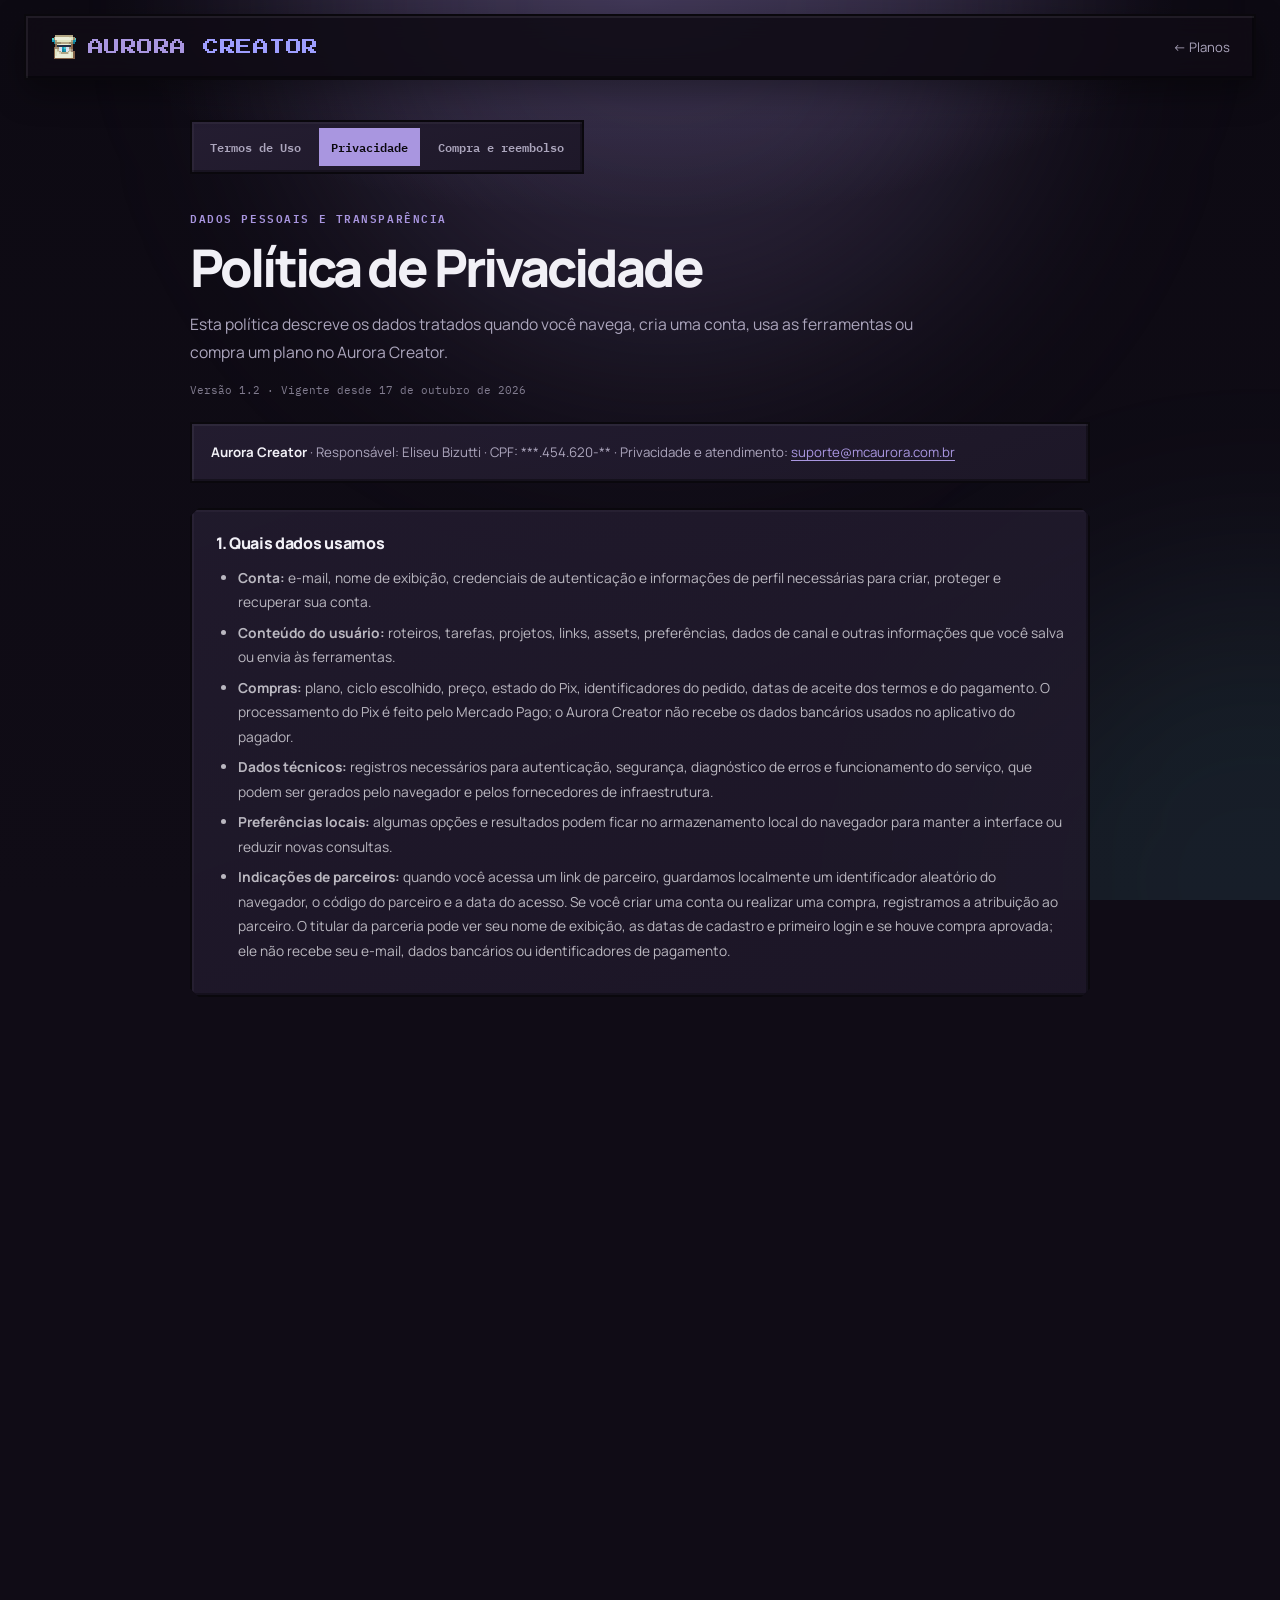
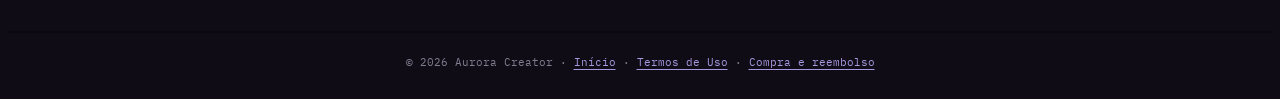
<file: creator-aurora/privacidade/index.html>
<!DOCTYPE html>
<html lang="pt-BR">
<head>
  <meta charset="UTF-8">
  <meta name="viewport" content="width=device-width, initial-scale=1.0">
  <meta name="robots" content="index, follow">
  <meta name="theme-color" content="#100c16">
  <title>Política de Privacidade — Aurora Creator</title>
  <meta name="description" content="Saiba quais dados o Aurora Creator usa, para quais finalidades, com quem podem ser compartilhados e como exercer seus direitos.">
  <link rel="icon" type="image/png" href="../aurora-icon.png">
  <link rel="stylesheet" href="../aurora-shared.css?v=icons-1">
  <link rel="stylesheet" href="../legal.css?v=legal-2">
</head>
<body class="aurora-app legal-page">
  <div class="ambient" aria-hidden="true"><div class="ambient-blob ab1"></div><div class="ambient-blob ab2"></div></div>
  <nav class="legal-topbar" aria-label="Navegação principal">
    <a href="../" class="nav-logo"><img src="../aurora-icon.png" alt=""><span class="nav-logo-name"><span>AURORA</span> CREATOR</span></a>
    <div class="nav-right"><a href="../planos/" class="nav-back">← Planos</a></div>
  </nav>
  <main class="legal-main">
    <div class="legal-tabs" role="navigation" aria-label="Documentos legais">
      <a href="../termos/">Termos de Uso</a><a href="../privacidade/" aria-current="page">Privacidade</a><a href="../reembolsos/">Compra e reembolso</a>
    </div>
    <p class="legal-kicker">Dados pessoais e transparência</p>
    <h1>Política de Privacidade</h1>
    <p class="legal-intro">Esta política descreve os dados tratados quando você navega, cria uma conta, usa as ferramentas ou compra um plano no Aurora Creator.</p>
    <p class="legal-updated">Versão 1.2 · Vigente desde 17 de outubro de 2026</p>
    <aside class="legal-operator"><strong>Aurora Creator</strong> · Responsável: Eliseu Bizutti · CPF: ***.454.620-** · Privacidade e atendimento: <a href="mailto:suporte@mcaurora.com.br">suporte@mcaurora.com.br</a></aside>

    <section class="legal-section">
      <h2>1. Quais dados usamos</h2>
      <ul>
        <li><strong>Conta:</strong> e-mail, nome de exibição, credenciais de autenticação e informações de perfil necessárias para criar, proteger e recuperar sua conta.</li>
        <li><strong>Conteúdo do usuário:</strong> roteiros, tarefas, projetos, links, assets, preferências, dados de canal e outras informações que você salva ou envia às ferramentas.</li>
        <li><strong>Compras:</strong> plano, ciclo escolhido, preço, estado do Pix, identificadores do pedido, datas de aceite dos termos e do pagamento. O processamento do Pix é feito pelo Mercado Pago; o Aurora Creator não recebe os dados bancários usados no aplicativo do pagador.</li>
        <li><strong>Dados técnicos:</strong> registros necessários para autenticação, segurança, diagnóstico de erros e funcionamento do serviço, que podem ser gerados pelo navegador e pelos fornecedores de infraestrutura.</li>
        <li><strong>Preferências locais:</strong> algumas opções e resultados podem ficar no armazenamento local do navegador para manter a interface ou reduzir novas consultas.</li>
        <li><strong>Indicações de parceiros:</strong> quando você acessa um link de parceiro, guardamos localmente um identificador aleatório do navegador, o código do parceiro e a data do acesso. Se você criar uma conta ou realizar uma compra, registramos a atribuição ao parceiro. O titular da parceria pode ver seu nome de exibição, as datas de cadastro e primeiro login e se houve compra aprovada; ele não recebe seu e-mail, dados bancários ou identificadores de pagamento.</li>
      </ul>
    </section>

    <section class="legal-section">
      <h2>2. Para que usamos os dados</h2>
      <ul>
        <li>criar sua conta, autenticar acessos e prestar os recursos solicitados;</li>
        <li>salvar e sincronizar os projetos, preferências e conteúdos que você escolheu guardar;</li>
        <li>verificar elegibilidade e limites do plano, processar pagamentos e liberar o período adquirido;</li>
        <li>medir cadastros e compras atribuídos a parceiros, prevenir duplicidades e administrar o programa de parcerias;</li>
        <li>responder a dúvidas, solicitações, reclamações e pedidos relacionados aos seus dados;</li>
        <li>proteger o serviço, prevenir fraude e investigar falhas ou uso indevido;</li>
        <li>cumprir obrigações legais e defender direitos em processos ou disputas.</li>
      </ul>
      <p>O tratamento se apoia, conforme a finalidade, na execução do serviço e de procedimentos solicitados por você, no cumprimento de obrigações legais, no exercício regular de direitos e em interesses legítimos avaliados com respeito aos seus direitos. Quando o consentimento for necessário, ele será solicitado para uma finalidade específica e poderá ser revogado.</p>
    </section>

    <section class="legal-section">
      <h2>3. Fornecedores e compartilhamento</h2>
      <p>Compartilhamos apenas o necessário para operar recursos que você usa, processar pagamentos, manter a segurança ou cumprir a lei. Os principais serviços integrados incluem:</p>
      <ul>
        <li><strong>Supabase:</strong> autenticação, banco de dados e serviços de backend do painel;</li>
        <li><strong>Mercado Pago:</strong> criação e confirmação do Pix e comunicação do estado da transação;</li>
        <li><strong>Google/YouTube:</strong> consulta de informações públicas de canais e vídeos quando você usa a ferramenta de análise de canal;</li>
        <li><strong>Groq:</strong> processamento de solicitações de análise e geração por IA quando você usa esses recursos; dados de vídeos públicos e o contexto necessário da solicitação podem ser enviados para gerar o resultado;</li>
        <li><strong>Cloudflare/R2:</strong> entrega ou armazenamento de arquivos e assets quando o recurso correspondente estiver ativo;</li>
        <li><strong>Discord:</strong> envio de uma solicitação ao canal integrado quando você escolhe usar a ferramenta de envio de take.</li>
      </ul>
      <p>Esses fornecedores podem tratar informações de acordo com suas próprias políticas e condições. A infraestrutura pode processar dados fora do Brasil, conforme a região configurada e os serviços usados. Não vendemos dados pessoais.</p>
    </section>

    <section class="legal-section">
      <h2>4. Conteúdo compartilhado por você</h2>
      <p>Algumas funções permitem gerar links de compartilhamento ou enviar informações a serviços externos. O acesso passa a incluir os destinatários que você escolher, ou o canal externo configurado para o recurso. Confira o conteúdo antes de compartilhar e não inclua dados pessoais sensíveis ou informações de terceiros sem autorização.</p>
    </section>

    <section class="legal-section">
      <h2>5. Cookies e armazenamento local</h2>
      <p>Usamos armazenamento necessário para manter sua sessão, preferências e algumas funções do navegador. Ao abrir um link de parceiro, mantemos por até 90 dias o respectivo código e um identificador aleatório no armazenamento local para reconhecer a indicação. O uso de ferramentas externas pode envolver cookies ou identificadores definidos por esses fornecedores. Você pode limpar os dados locais nas configurações do navegador; isso pode encerrar sua sessão ou apagar preferências que ainda não tenham sido sincronizadas.</p>
    </section>

    <section class="legal-section">
      <h2>6. Retenção e segurança</h2>
      <p>Mantemos dados enquanto forem necessários para prestar o serviço e para as finalidades descritas. Após o encerramento da conta ou do tratamento, os dados são eliminados ou anonimizados quando possível, exceto quando a conservação for necessária para cumprir obrigação legal, resolver disputas, prevenir fraude ou resguardar direitos. Os prazos também podem depender de cópias de segurança e dos ciclos de retenção dos fornecedores.</p>
      <p>Adotamos medidas técnicas e organizacionais compatíveis com a operação para proteger as informações. Nenhum serviço conectado à internet pode garantir segurança absoluta; se houver incidente relevante, serão adotadas as providências previstas na legislação.</p>
    </section>

    <section class="legal-section">
      <h2>7. Seus direitos</h2>
      <p>Você pode solicitar confirmação de tratamento, acesso, correção, anonimização, bloqueio ou eliminação de dados desnecessários, portabilidade quando aplicável, informação sobre compartilhamentos e revogação de consentimento. Algumas solicitações podem estar sujeitas a exceções legais ou exigir confirmação de identidade para proteger a conta.</p>
      <p>Faça seu pedido pelo e-mail <a href="mailto:suporte@mcaurora.com.br">suporte@mcaurora.com.br</a>, com o assunto “Privacidade e dados pessoais”. O pedido é gratuito. Se não for possível atendê-lo imediatamente, explicaremos o motivo e os próximos passos.</p>
    </section>

    <section class="legal-section">
      <h2>8. Crianças e adolescentes</h2>
      <p>O tratamento de dados de crianças e adolescentes deve observar seu melhor interesse e as proteções legais aplicáveis. Menores de 18 anos devem usar a plataforma com participação e autorização de um responsável legal. Se você for responsável e acreditar que uma criança forneceu dados sem a autorização necessária, contate o canal de privacidade.</p>
    </section>

    <section class="legal-section">
      <h2>9. Atualizações e contato</h2>
      <p>Podemos atualizar esta política quando os recursos, fornecedores ou obrigações legais mudarem. A versão vigente e a data ficam indicadas no início desta página. Para dúvidas sobre privacidade, escreva para <a href="mailto:suporte@mcaurora.com.br">suporte@mcaurora.com.br</a>.</p>
    </section>
  </main>
  <footer class="legal-footer">© 2026 Aurora Creator · <a href="../">Início</a> · <a href="../termos/">Termos de Uso</a> · <a href="../reembolsos/">Compra e reembolso</a></footer>
</body>
</html>
</file>
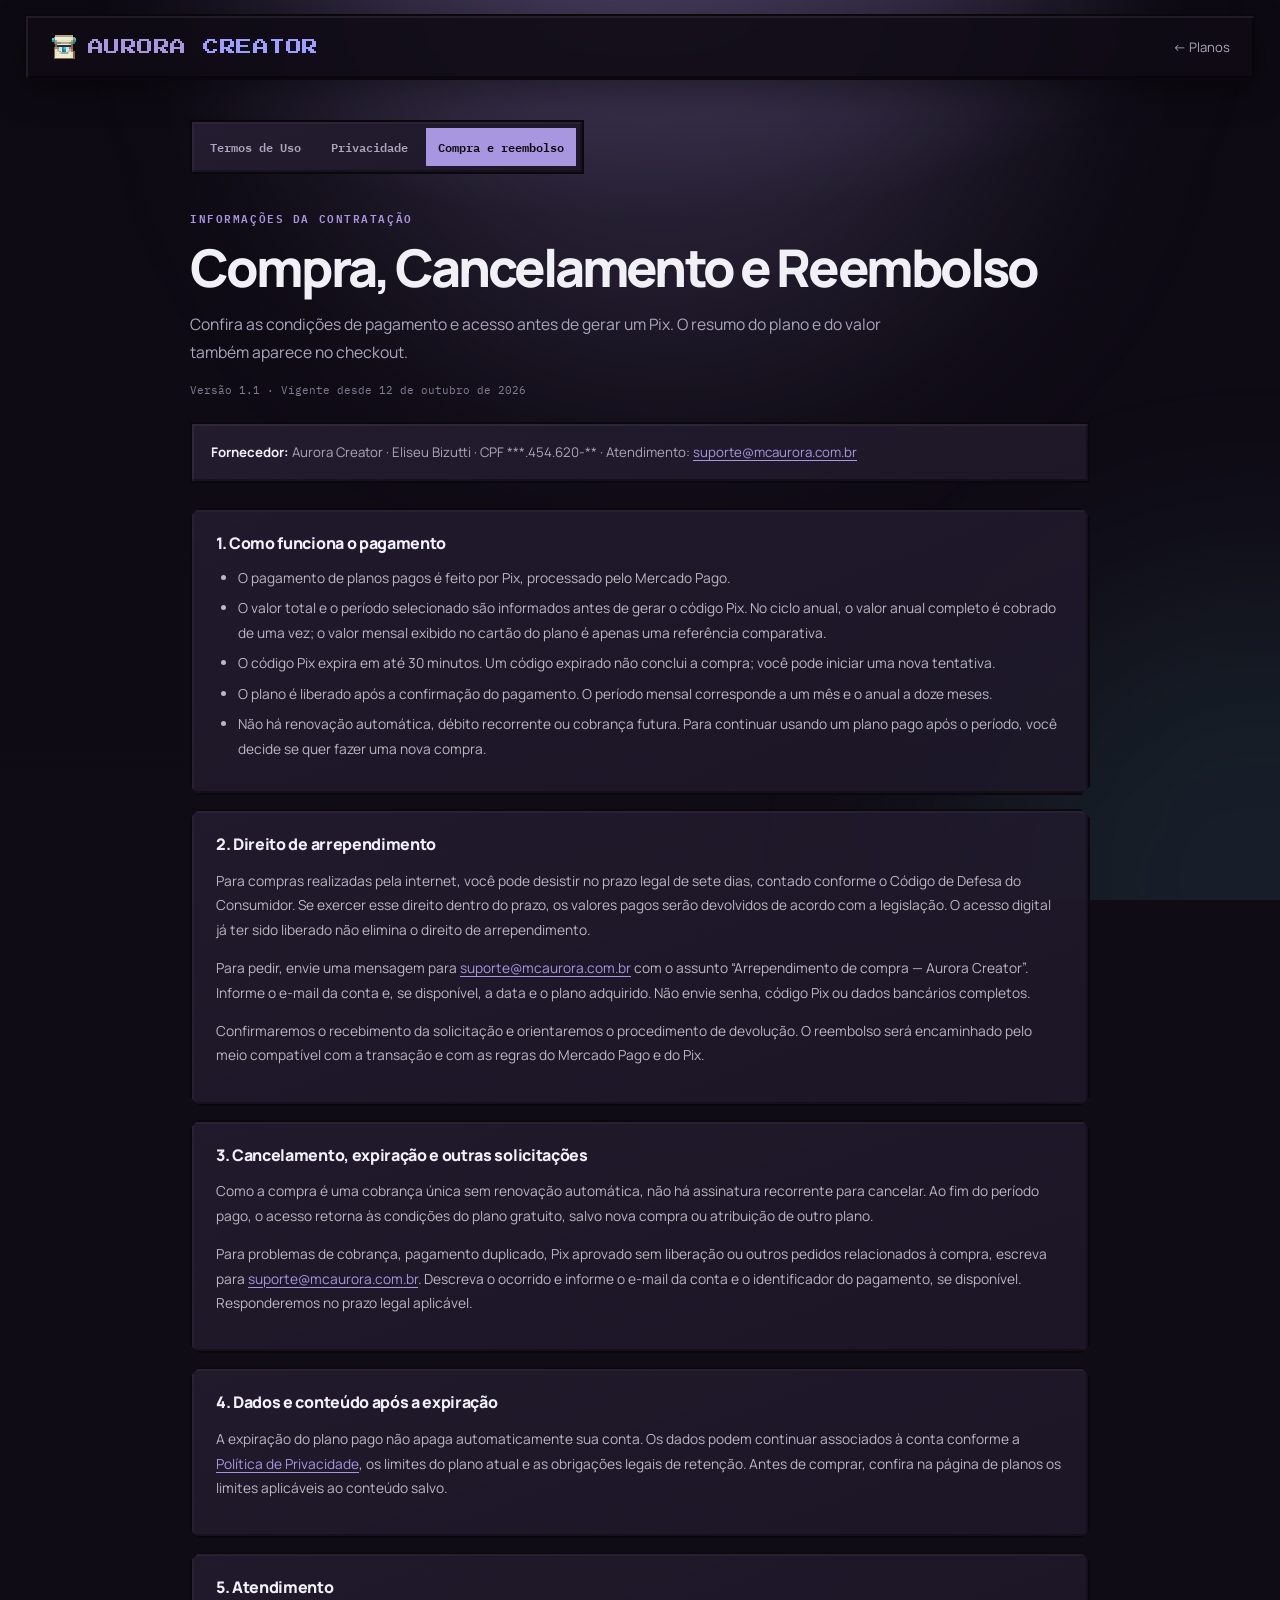
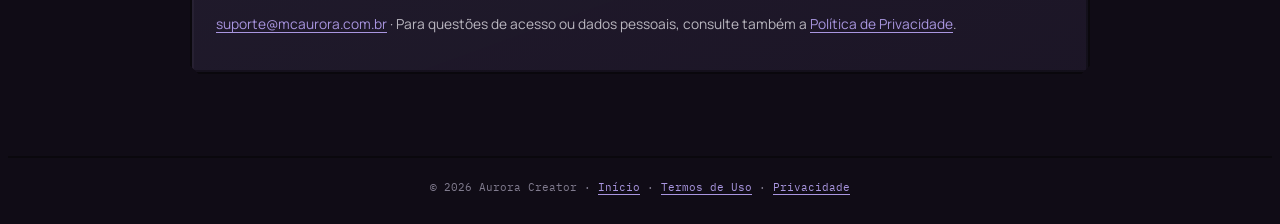
<file: creator-aurora/reembolsos/index.html>
<!DOCTYPE html>
<html lang="pt-BR">
<head>
  <meta charset="UTF-8">
  <meta name="viewport" content="width=device-width, initial-scale=1.0">
  <meta name="robots" content="index, follow">
  <meta name="theme-color" content="#100c16">
  <title>Compra, Cancelamento e Reembolso — Aurora Creator</title>
  <meta name="description" content="Entenda como funciona o pagamento via Pix, a duração dos planos e como solicitar arrependimento ou reembolso.">
  <link rel="icon" type="image/png" href="../aurora-icon.png">
  <link rel="stylesheet" href="../aurora-shared.css?v=icons-1">
  <link rel="stylesheet" href="../legal.css?v=legal-2">
</head>
<body class="aurora-app legal-page">
  <div class="ambient" aria-hidden="true"><div class="ambient-blob ab1"></div><div class="ambient-blob ab2"></div></div>
  <nav class="legal-topbar" aria-label="Navegação principal">
    <a href="../" class="nav-logo"><img src="../aurora-icon.png" alt=""><span class="nav-logo-name"><span>AURORA</span> CREATOR</span></a>
    <div class="nav-right"><a href="../planos/" class="nav-back">← Planos</a></div>
  </nav>
  <main class="legal-main">
    <div class="legal-tabs" role="navigation" aria-label="Documentos legais">
      <a href="../termos/">Termos de Uso</a><a href="../privacidade/">Privacidade</a><a href="../reembolsos/" aria-current="page">Compra e reembolso</a>
    </div>
    <p class="legal-kicker">Informações da contratação</p>
    <h1>Compra, Cancelamento e Reembolso</h1>
    <p class="legal-intro">Confira as condições de pagamento e acesso antes de gerar um Pix. O resumo do plano e do valor também aparece no checkout.</p>
    <p class="legal-updated">Versão 1.1 · Vigente desde 12 de outubro de 2026</p>
    <aside class="legal-operator"><strong>Fornecedor:</strong> Aurora Creator · Eliseu Bizutti · CPF ***.454.620-** · Atendimento: <a href="mailto:suporte@mcaurora.com.br">suporte@mcaurora.com.br</a></aside>

    <section class="legal-section">
      <h2>1. Como funciona o pagamento</h2>
      <ul>
        <li>O pagamento de planos pagos é feito por Pix, processado pelo Mercado Pago.</li>
        <li>O valor total e o período selecionado são informados antes de gerar o código Pix. No ciclo anual, o valor anual completo é cobrado de uma vez; o valor mensal exibido no cartão do plano é apenas uma referência comparativa.</li>
        <li>O código Pix expira em até 30 minutos. Um código expirado não conclui a compra; você pode iniciar uma nova tentativa.</li>
        <li>O plano é liberado após a confirmação do pagamento. O período mensal corresponde a um mês e o anual a doze meses.</li>
        <li>Não há renovação automática, débito recorrente ou cobrança futura. Para continuar usando um plano pago após o período, você decide se quer fazer uma nova compra.</li>
      </ul>
    </section>

    <section class="legal-section">
      <h2>2. Direito de arrependimento</h2>
      <p>Para compras realizadas pela internet, você pode desistir no prazo legal de sete dias, contado conforme o Código de Defesa do Consumidor. Se exercer esse direito dentro do prazo, os valores pagos serão devolvidos de acordo com a legislação. O acesso digital já ter sido liberado não elimina o direito de arrependimento.</p>
      <p>Para pedir, envie uma mensagem para <a href="mailto:suporte@mcaurora.com.br?subject=Arrependimento%20de%20compra%20-%20Aurora%20Creator">suporte@mcaurora.com.br</a> com o assunto “Arrependimento de compra — Aurora Creator”. Informe o e-mail da conta e, se disponível, a data e o plano adquirido. Não envie senha, código Pix ou dados bancários completos.</p>
      <p>Confirmaremos o recebimento da solicitação e orientaremos o procedimento de devolução. O reembolso será encaminhado pelo meio compatível com a transação e com as regras do Mercado Pago e do Pix.</p>
    </section>

    <section class="legal-section">
      <h2>3. Cancelamento, expiração e outras solicitações</h2>
      <p>Como a compra é uma cobrança única sem renovação automática, não há assinatura recorrente para cancelar. Ao fim do período pago, o acesso retorna às condições do plano gratuito, salvo nova compra ou atribuição de outro plano.</p>
      <p>Para problemas de cobrança, pagamento duplicado, Pix aprovado sem liberação ou outros pedidos relacionados à compra, escreva para <a href="mailto:suporte@mcaurora.com.br">suporte@mcaurora.com.br</a>. Descreva o ocorrido e informe o e-mail da conta e o identificador do pagamento, se disponível. Responderemos no prazo legal aplicável.</p>
    </section>

    <section class="legal-section">
      <h2>4. Dados e conteúdo após a expiração</h2>
      <p>A expiração do plano pago não apaga automaticamente sua conta. Os dados podem continuar associados à conta conforme a <a href="../privacidade/">Política de Privacidade</a>, os limites do plano atual e as obrigações legais de retenção. Antes de comprar, confira na página de planos os limites aplicáveis ao conteúdo salvo.</p>
    </section>

    <section class="legal-section">
      <h2>5. Atendimento</h2>
      <p><a href="mailto:suporte@mcaurora.com.br">suporte@mcaurora.com.br</a> · Para questões de acesso ou dados pessoais, consulte também a <a href="../privacidade/">Política de Privacidade</a>.</p>
    </section>
  </main>
  <footer class="legal-footer">© 2026 Aurora Creator · <a href="../">Início</a> · <a href="../termos/">Termos de Uso</a> · <a href="../privacidade/">Privacidade</a></footer>
</body>
</html>
</file>
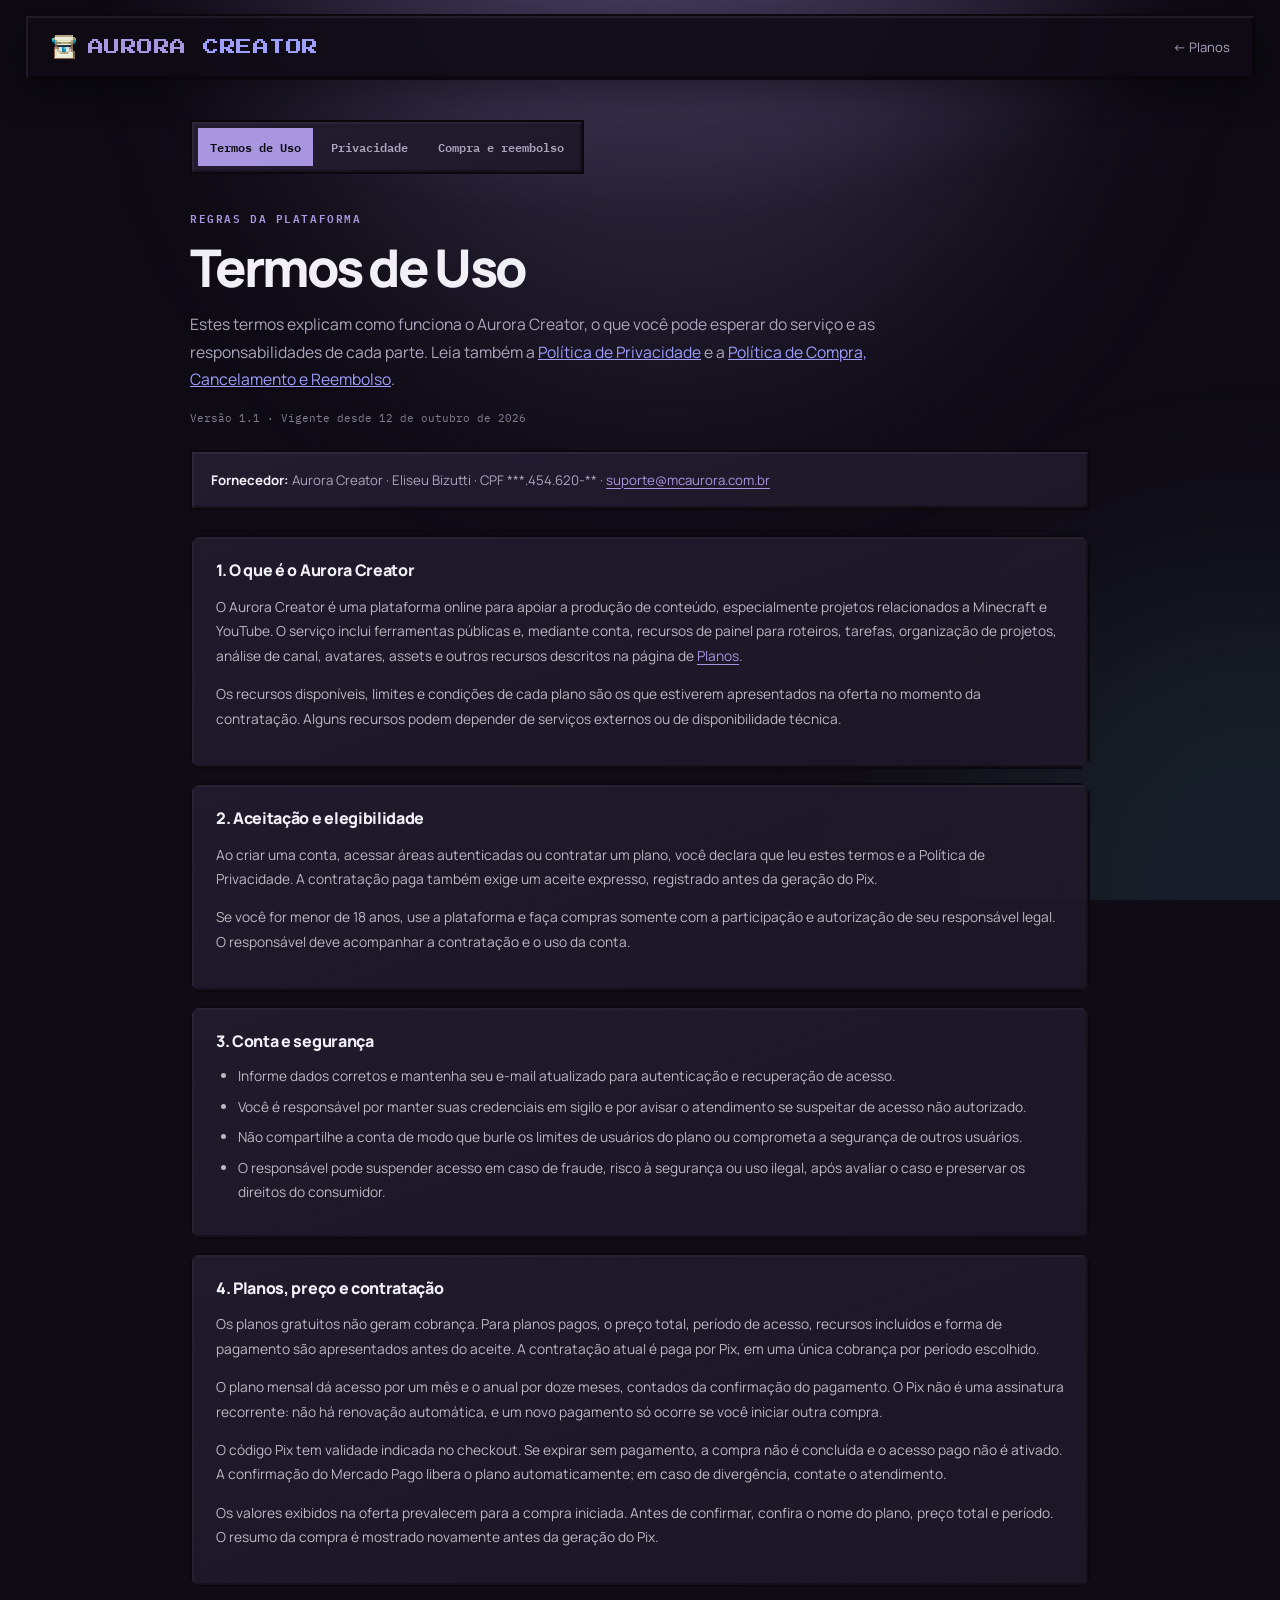
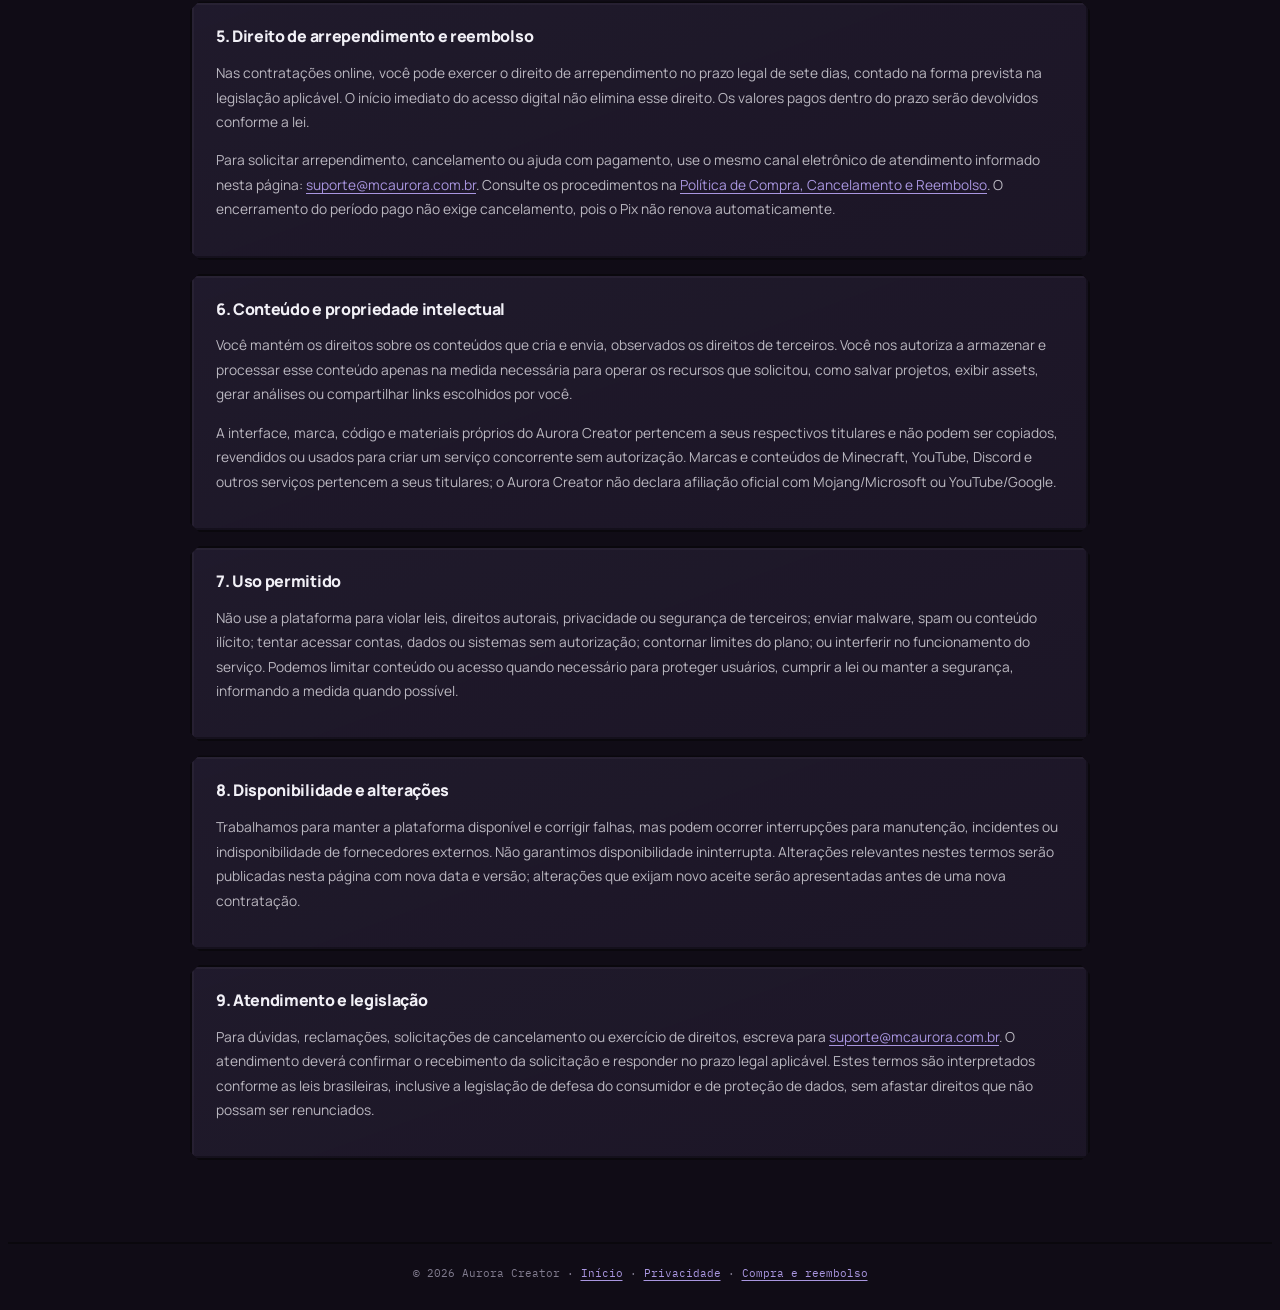
<file: creator-aurora/termos/index.html>
<!DOCTYPE html>
<html lang="pt-BR">
<head>
  <meta charset="UTF-8">
  <meta name="viewport" content="width=device-width, initial-scale=1.0">
  <meta name="robots" content="index, follow">
  <meta name="theme-color" content="#100c16">
  <title>Termos de Uso — Aurora Creator</title>
  <meta name="description" content="Termos de Uso do Aurora Creator, incluindo regras da conta, planos, pagamentos e direitos dos usuários.">
  <link rel="icon" type="image/png" href="../aurora-icon.png">
  <link rel="stylesheet" href="../aurora-shared.css?v=icons-1">
  <link rel="stylesheet" href="../legal.css?v=legal-2">
</head>
<body class="aurora-app legal-page">
  <div class="ambient" aria-hidden="true"><div class="ambient-blob ab1"></div><div class="ambient-blob ab2"></div></div>
  <nav class="legal-topbar" aria-label="Navegação principal">
    <a href="../" class="nav-logo"><img src="../aurora-icon.png" alt=""><span class="nav-logo-name"><span>AURORA</span> CREATOR</span></a>
    <div class="nav-right"><a href="../planos/" class="nav-back">← Planos</a></div>
  </nav>
  <main class="legal-main">
    <div class="legal-tabs" role="navigation" aria-label="Documentos legais">
      <a href="../termos/" aria-current="page">Termos de Uso</a><a href="../privacidade/">Privacidade</a><a href="../reembolsos/">Compra e reembolso</a>
    </div>
    <p class="legal-kicker">Regras da plataforma</p>
    <h1>Termos de Uso</h1>
    <p class="legal-intro">Estes termos explicam como funciona o Aurora Creator, o que você pode esperar do serviço e as responsabilidades de cada parte. Leia também a <a href="../privacidade/">Política de Privacidade</a> e a <a href="../reembolsos/">Política de Compra, Cancelamento e Reembolso</a>.</p>
    <p class="legal-updated">Versão 1.1 · Vigente desde 12 de outubro de 2026</p>
    <aside class="legal-operator"><strong>Fornecedor:</strong> Aurora Creator · Eliseu Bizutti · CPF ***.454.620-** · <a href="mailto:suporte@mcaurora.com.br">suporte@mcaurora.com.br</a></aside>

    <section class="legal-section">
      <h2>1. O que é o Aurora Creator</h2>
      <p>O Aurora Creator é uma plataforma online para apoiar a produção de conteúdo, especialmente projetos relacionados a Minecraft e YouTube. O serviço inclui ferramentas públicas e, mediante conta, recursos de painel para roteiros, tarefas, organização de projetos, análise de canal, avatares, assets e outros recursos descritos na página de <a href="../planos/">Planos</a>.</p>
      <p>Os recursos disponíveis, limites e condições de cada plano são os que estiverem apresentados na oferta no momento da contratação. Alguns recursos podem depender de serviços externos ou de disponibilidade técnica.</p>
    </section>

    <section class="legal-section">
      <h2>2. Aceitação e elegibilidade</h2>
      <p>Ao criar uma conta, acessar áreas autenticadas ou contratar um plano, você declara que leu estes termos e a Política de Privacidade. A contratação paga também exige um aceite expresso, registrado antes da geração do Pix.</p>
      <p>Se você for menor de 18 anos, use a plataforma e faça compras somente com a participação e autorização de seu responsável legal. O responsável deve acompanhar a contratação e o uso da conta.</p>
    </section>

    <section class="legal-section">
      <h2>3. Conta e segurança</h2>
      <ul>
        <li>Informe dados corretos e mantenha seu e-mail atualizado para autenticação e recuperação de acesso.</li>
        <li>Você é responsável por manter suas credenciais em sigilo e por avisar o atendimento se suspeitar de acesso não autorizado.</li>
        <li>Não compartilhe a conta de modo que burle os limites de usuários do plano ou comprometa a segurança de outros usuários.</li>
        <li>O responsável pode suspender acesso em caso de fraude, risco à segurança ou uso ilegal, após avaliar o caso e preservar os direitos do consumidor.</li>
      </ul>
    </section>

    <section class="legal-section">
      <h2>4. Planos, preço e contratação</h2>
      <p>Os planos gratuitos não geram cobrança. Para planos pagos, o preço total, período de acesso, recursos incluídos e forma de pagamento são apresentados antes do aceite. A contratação atual é paga por Pix, em uma única cobrança por período escolhido.</p>
      <p>O plano mensal dá acesso por um mês e o anual por doze meses, contados da confirmação do pagamento. O Pix não é uma assinatura recorrente: não há renovação automática, e um novo pagamento só ocorre se você iniciar outra compra.</p>
      <p>O código Pix tem validade indicada no checkout. Se expirar sem pagamento, a compra não é concluída e o acesso pago não é ativado. A confirmação do Mercado Pago libera o plano automaticamente; em caso de divergência, contate o atendimento.</p>
      <p>Os valores exibidos na oferta prevalecem para a compra iniciada. Antes de confirmar, confira o nome do plano, preço total e período. O resumo da compra é mostrado novamente antes da geração do Pix.</p>
    </section>

    <section class="legal-section">
      <h2>5. Direito de arrependimento e reembolso</h2>
      <p>Nas contratações online, você pode exercer o direito de arrependimento no prazo legal de sete dias, contado na forma prevista na legislação aplicável. O início imediato do acesso digital não elimina esse direito. Os valores pagos dentro do prazo serão devolvidos conforme a lei.</p>
      <p>Para solicitar arrependimento, cancelamento ou ajuda com pagamento, use o mesmo canal eletrônico de atendimento informado nesta página: <a href="mailto:suporte@mcaurora.com.br">suporte@mcaurora.com.br</a>. Consulte os procedimentos na <a href="../reembolsos/">Política de Compra, Cancelamento e Reembolso</a>. O encerramento do período pago não exige cancelamento, pois o Pix não renova automaticamente.</p>
    </section>

    <section class="legal-section">
      <h2>6. Conteúdo e propriedade intelectual</h2>
      <p>Você mantém os direitos sobre os conteúdos que cria e envia, observados os direitos de terceiros. Você nos autoriza a armazenar e processar esse conteúdo apenas na medida necessária para operar os recursos que solicitou, como salvar projetos, exibir assets, gerar análises ou compartilhar links escolhidos por você.</p>
      <p>A interface, marca, código e materiais próprios do Aurora Creator pertencem a seus respectivos titulares e não podem ser copiados, revendidos ou usados para criar um serviço concorrente sem autorização. Marcas e conteúdos de Minecraft, YouTube, Discord e outros serviços pertencem a seus titulares; o Aurora Creator não declara afiliação oficial com Mojang/Microsoft ou YouTube/Google.</p>
    </section>

    <section class="legal-section">
      <h2>7. Uso permitido</h2>
      <p>Não use a plataforma para violar leis, direitos autorais, privacidade ou segurança de terceiros; enviar malware, spam ou conteúdo ilícito; tentar acessar contas, dados ou sistemas sem autorização; contornar limites do plano; ou interferir no funcionamento do serviço. Podemos limitar conteúdo ou acesso quando necessário para proteger usuários, cumprir a lei ou manter a segurança, informando a medida quando possível.</p>
    </section>

    <section class="legal-section">
      <h2>8. Disponibilidade e alterações</h2>
      <p>Trabalhamos para manter a plataforma disponível e corrigir falhas, mas podem ocorrer interrupções para manutenção, incidentes ou indisponibilidade de fornecedores externos. Não garantimos disponibilidade ininterrupta. Alterações relevantes nestes termos serão publicadas nesta página com nova data e versão; alterações que exijam novo aceite serão apresentadas antes de uma nova contratação.</p>
    </section>

    <section class="legal-section">
      <h2>9. Atendimento e legislação</h2>
      <p>Para dúvidas, reclamações, solicitações de cancelamento ou exercício de direitos, escreva para <a href="mailto:suporte@mcaurora.com.br">suporte@mcaurora.com.br</a>. O atendimento deverá confirmar o recebimento da solicitação e responder no prazo legal aplicável. Estes termos são interpretados conforme as leis brasileiras, inclusive a legislação de defesa do consumidor e de proteção de dados, sem afastar direitos que não possam ser renunciados.</p>
    </section>
  </main>
  <footer class="legal-footer">© 2026 Aurora Creator · <a href="../">Início</a> · <a href="../privacidade/">Privacidade</a> · <a href="../reembolsos/">Compra e reembolso</a></footer>
</body>
</html>
</file>
<file: creator-aurora/style.css>
*,*::before,*::after{margin:0;padding:0;box-sizing:border-box;}
html{scroll-behavior:smooth;font-size:16px;}
.icon-sprite{position:absolute;width:0;height:0;overflow:hidden;pointer-events:none;}

:root{
  --red:#E8111A;
  --red-a10:rgba(232,17,26,.10);
  --red-a20:rgba(232,17,26,.20);
  --red-a40:rgba(232,17,26,.40);
  --gold:#F5C518;
  --gold-a10:rgba(245,197,24,.10);
  --gold-a20:rgba(245,197,24,.20);
  --bg:#060608;
  --surface:rgba(255,255,255,.04);
  --surface2:rgba(255,255,255,.07);
  --border:rgba(255,255,255,.08);
  --border2:rgba(255,255,255,.14);
  --text:#EEEAE0;
  --text2:rgba(238,234,224,.55);
  --text3:rgba(238,234,224,.28);
  --ff:'Geist',sans-serif;
  --fm:'Geist Mono',monospace;
}

body{
  background:var(--bg);
  color:var(--text);
  font-family:var(--ff);
  overflow-x:hidden;
  -webkit-font-smoothing:antialiased;
}


.ambient{
  position:fixed;inset:0;pointer-events:none;z-index:0;
  overflow:hidden;
}
.ambient-blob{
  position:absolute;border-radius:50%;
  filter:blur(120px);
  will-change:transform;
}
.ab1{
  width:700px;height:700px;
  top:-200px;left:50%;transform:translateX(-50%);
  background:radial-gradient(circle,rgba(232,17,26,.12) 0%,transparent 70%);
  animation:ab1 12s ease-in-out infinite;
}
.ab2{
  width:500px;height:500px;
  bottom:20%;right:-150px;
  background:radial-gradient(circle,rgba(245,197,24,.07) 0%,transparent 70%);
  animation:ab2 16s ease-in-out infinite;
}
.ab3{
  width:400px;height:400px;
  bottom:0;left:-100px;
  background:radial-gradient(circle,rgba(232,17,26,.06) 0%,transparent 70%);
  animation:ab3 20s ease-in-out infinite;
}
@keyframes ab1{0%,100%{transform:translateX(-50%) scale(1);}50%{transform:translateX(-50%) scale(1.15) translateY(30px);}}
@keyframes ab2{0%,100%{transform:scale(1);}50%{transform:scale(1.2) translate(-20px,20px);}}
@keyframes ab3{0%,100%{transform:scale(1);}50%{transform:scale(1.3) translate(20px,-20px);}}


nav{
  position:fixed;top:0;left:0;right:0;z-index:200;
  height:64px;
  display:flex;align-items:center;justify-content:space-between;
  padding:0 40px;
}
nav::before{
  content:'';
  position:absolute;inset:0;
  background:rgba(6,6,8,.7);
  backdrop-filter:blur(24px);-webkit-backdrop-filter:blur(24px);
  border-bottom:1px solid var(--border);
  z-index:-1;
}
.nav-logo{display:flex;align-items:center;gap:10px;text-decoration:none;}
.nav-logo img{width:28px;height:28px;border-radius:7px;}
.nav-logo-name{
  font-size:.95rem;font-weight:600;letter-spacing:-.3px;
  color:var(--text);
}
.nav-logo-name span{color:var(--red);}
.nav-center{
  display:flex;align-items:center;gap:4px;
  position:absolute;left:50%;transform:translateX(-50%);
}
.nav-center a{
  color:var(--text2);text-decoration:none;
  font-size:.85rem;font-weight:400;
  padding:6px 14px;border-radius:8px;
  transition:color .15s,background .15s;
}
.nav-center a:hover{color:var(--text);background:var(--surface);}
.nav-right{display:flex;align-items:center;gap:10px;}
.nav-pill{
  font-size:.8rem;font-weight:500;
  color:var(--text2);text-decoration:none;
  padding:7px 16px;border-radius:8px;
  border:1px solid var(--border2);
  transition:all .15s;
}
.nav-pill:hover{color:var(--text);border-color:rgba(255,255,255,.22);}
.nav-cta{
  font-size:.8rem;font-weight:500;
  color:#fff;text-decoration:none;
  padding:7px 18px;border-radius:8px;
  background:var(--red);
  transition:opacity .15s,transform .15s;
}
.nav-cta:hover{opacity:.88;transform:translateY(-1px);}


.hero{
  min-height:100vh;
  display:flex;flex-direction:column;
  align-items:center;justify-content:center;
  text-align:center;
  padding:120px 24px 80px;
  position:relative;z-index:1;
}


.hero-badge{
  display:inline-flex;align-items:center;gap:8px;
  background:var(--surface);
  border:1px solid var(--border2);
  border-radius:100px;
  padding:6px 14px 6px 10px;
  font-size:.78rem;font-weight:400;color:var(--text2);
  margin-bottom:36px;
  animation:fade-up .7s ease both;
}
.hero-badge-dot{
  width:6px;height:6px;border-radius:50%;
  background:var(--red);
  box-shadow:0 0 8px var(--red-a40);
  animation:dot-pulse 2s ease-in-out infinite;
}
@keyframes dot-pulse{
  0%,100%{box-shadow:0 0 8px var(--red-a40);}
  50%{box-shadow:0 0 16px var(--red);}
}
.hero-badge-sep{width:1px;height:12px;background:var(--border2);}
.hero-badge-link{color:var(--text);font-weight:500;}


.hero-h1{
  font-size:clamp(2.15rem,4.6vw,3.9rem);
  font-weight:600;
  letter-spacing:-1.5px;
  line-height:1.1;
  max-width:760px;
  margin-bottom:24px;
  animation:fade-up .7s .08s ease both;
}
.hero-h1 .accent-g{
  background:linear-gradient(135deg,var(--gold) 0%,#fff 60%,var(--gold) 100%);
  background-size:200% auto;
  -webkit-background-clip:text;-webkit-text-fill-color:transparent;background-clip:text;
  animation:shimmer 4s linear infinite;
}
@keyframes shimmer{to{background-position:200% center;}}
.hero-h1 .accent-r{color:var(--red);}

.hero-sub{
  font-size:1.1rem;font-weight:300;color:var(--text2);
  max-width:500px;line-height:1.75;
  margin-bottom:44px;
  animation:fade-up .7s .16s ease both;
}

.hero-actions{
  display:flex;align-items:center;gap:12px;flex-wrap:wrap;justify-content:center;
  animation:fade-up .7s .24s ease both;
  margin-bottom:80px;
}
.btn-primary{
  display:inline-flex;align-items:center;gap:8px;
  background:var(--red);color:#fff;
  text-decoration:none;font-size:.88rem;font-weight:500;
  padding:12px 24px;border-radius:10px;
  transition:all .2s;
  box-shadow:0 0 0 0 var(--red-a20);
}
.btn-primary:hover{transform:translateY(-2px);box-shadow:0 8px 32px var(--red-a40);}
.btn-secondary{
  display:inline-flex;align-items:center;gap:8px;
  color:var(--text);text-decoration:none;font-size:.88rem;font-weight:400;
  padding:12px 24px;border-radius:10px;
  border:1px solid var(--border2);
  transition:all .2s;background:var(--surface);
}
.btn-secondary:hover{background:var(--surface2);border-color:rgba(255,255,255,.22);}


.hero-visual{
  width:100%;max-width:900px;
  position:relative;
  animation:fade-up .9s .36s ease both;
}
.hero-visual-glow{
  position:absolute;
  top:-40px;left:50%;transform:translateX(-50%);
  width:600px;height:200px;
  background:radial-gradient(ellipse,rgba(232,17,26,.18) 0%,transparent 70%);
  filter:blur(40px);
  pointer-events:none;
}
.hero-card{
  background:rgba(12,12,16,.85);
  border:1px solid var(--border2);
  border-radius:20px;
  overflow:hidden;
  backdrop-filter:blur(12px);
  box-shadow:
    0 0 0 1px rgba(255,255,255,.05),
    0 40px 80px rgba(0,0,0,.6),
    0 0 120px rgba(232,17,26,.06);
}

.hero-card-bar{
  height:44px;background:rgba(255,255,255,.03);
  border-bottom:1px solid var(--border);
  display:flex;align-items:center;padding:0 16px;gap:12px;
}
.hero-card-dots{display:flex;gap:6px;}
.hero-card-dot{width:10px;height:10px;border-radius:50%;}
.hcd1{background:#FF5F57;}
.hcd2{background:#FEBC2E;}
.hcd3{background:#28C840;}
.hero-card-url{
  flex:1;background:rgba(255,255,255,.05);
  border-radius:6px;height:24px;
  display:flex;align-items:center;justify-content:center;
  font-family:var(--fm);font-size:.65rem;color:var(--text3);
}


.hero-dash{
  display:grid;grid-template-columns:200px 1fr;
  min-height:380px;
}
.hero-dash-sidebar{
  border-right:1px solid var(--border);
  padding:20px 16px;
  display:flex;flex-direction:column;gap:4px;
}
.hds-section{
  font-family:var(--fm);font-size:.6rem;letter-spacing:1px;
  color:var(--text3);text-transform:uppercase;
  padding:8px 8px 4px;margin-top:8px;
}
.hds-item{
  display:flex;align-items:center;gap:10px;
  padding:8px 10px;border-radius:7px;
  font-size:.82rem;color:var(--text2);
  cursor:pointer;transition:all .15s;
}
.hds-item:hover,.hds-item.active{background:var(--surface);color:var(--text);}
.hds-item.active{border:1px solid var(--border);}
.hds-dot{
  width:7px;height:7px;border-radius:50%;
  background:var(--surface2);flex-shrink:0;
}
.hds-dot.r{background:var(--red);}
.hds-dot.g{background:var(--gold);}
.hds-dot.gr{background:rgba(80,220,120,.7);}

.hero-dash-main{
  padding:24px;display:flex;flex-direction:column;gap:20px;
}
.hdm-top{display:flex;align-items:center;justify-content:space-between;}
.hdm-title{font-size:.95rem;font-weight:500;letter-spacing:-.3px;}
.hdm-badge{
  font-family:var(--fm);font-size:.6rem;
  background:var(--red-a10);color:var(--red);
  border:1px solid var(--red-a20);
  padding:3px 10px;border-radius:6px;
}

.hdm-kanban{display:grid;grid-template-columns:repeat(3,1fr);gap:12px;}
.hdm-col{}
.hdm-col-h{
  font-family:var(--fm);font-size:.6rem;letter-spacing:1px;text-transform:uppercase;
  color:var(--text3);margin-bottom:10px;padding-bottom:8px;
  border-bottom:1px solid var(--border);
}
.hdm-card{
  background:var(--surface);border:1px solid var(--border);
  border-radius:8px;padding:10px 12px;margin-bottom:8px;
  font-size:.78rem;color:var(--text2);
  transition:border-color .2s;
}
.hdm-card:hover{border-color:var(--border2);}
.hdm-card-tag{
  display:inline-block;width:6px;height:6px;border-radius:50%;margin-right:6px;
  vertical-align:middle;
}
.hdm-card-meta{
  font-family:var(--fm);font-size:.58rem;color:var(--text3);margin-top:6px;
}

.hdm-progress{display:flex;flex-direction:column;gap:10px;}
.hdm-prog-row{display:flex;flex-direction:column;gap:5px;}
.hdm-prog-label{display:flex;justify-content:space-between;font-size:.75rem;}
.hdm-prog-label span:first-child{color:var(--text2);}
.hdm-prog-label span:last-child{font-family:var(--fm);font-size:.65rem;color:var(--text3);}
.hdm-prog-bar{height:4px;background:var(--surface2);border-radius:2px;overflow:hidden;}
.hdm-prog-fill{height:100%;border-radius:2px;transition:width 1.5s ease;}
.fill-r{background:var(--red);}
.fill-g{background:var(--gold);}
.fill-gr{background:rgba(80,220,120,.8);}

@keyframes fade-up{
  from{opacity:0;transform:translateY(20px);}
  to{opacity:1;transform:translateY(0);}
}


.proof{
  position:relative;z-index:1;
  padding:0 24px 80px;
  text-align:center;
}
.proof-label{
  font-size:.78rem;color:var(--text3);margin-bottom:20px;
}
.proof-stats{
  display:inline-flex;align-items:center;gap:0;
  background:var(--surface);border:1px solid var(--border);border-radius:12px;
  overflow:hidden;
}
.proof-stat{
  padding:16px 32px;border-right:1px solid var(--border);
}
.proof-stat:last-child{border-right:none;}
.proof-stat-val{
  font-size:1.5rem;font-weight:600;letter-spacing:-.5px;
  color:var(--text);margin-bottom:2px;
}
.proof-stat-val .unit{font-size:.9rem;color:var(--gold);}
.proof-stat-label{font-size:.75rem;color:var(--text3);}


.features{
  position:relative;z-index:1;
  padding:80px 24px;
  max-width:1100px;margin:0 auto;
}
.section-eyebrow{
  font-family:var(--fm);font-size:.7rem;letter-spacing:2px;text-transform:uppercase;
  color:var(--red);margin-bottom:12px;
}
.section-title{
  font-size:clamp(1.9rem,4vw,3rem);font-weight:600;
  letter-spacing:-1.5px;line-height:1.1;
  margin-bottom:14px;
}
.section-title .dim{color:var(--text2);}
.section-sub{
  font-size:1rem;font-weight:300;color:var(--text2);
  line-height:1.75;max-width:460px;margin-bottom:64px;
}

.feat-grid{
  display:grid;
  grid-template-columns:repeat(3,1fr);
  gap:1px;
  background:var(--border);
  border-radius:18px;overflow:hidden;
  border:1px solid var(--border);
}
.feat{
  background:var(--bg);
  padding:36px 32px;
  position:relative;overflow:hidden;
  transition:background .2s;
}
.feat:hover{background:rgba(255,255,255,.025);}
.feat-glow{
  position:absolute;top:0;left:0;right:0;height:1px;
  background:linear-gradient(90deg,transparent,var(--red-a20),transparent);
  opacity:0;transition:opacity .3s;
}
.feat:hover .feat-glow{opacity:1;}
.feat-icon{
  width:40px;height:40px;border-radius:10px;
  background:var(--surface);border:1px solid var(--border2);
  display:flex;align-items:center;justify-content:center;
  font-size:1.1rem;margin-bottom:20px;
}
.feat-icon svg{width:20px;height:20px;display:block;fill:none;stroke:currentColor;stroke-width:1.65;stroke-linecap:round;stroke-linejoin:round;}
.feat-h{font-size:1rem;font-weight:500;letter-spacing:-.3px;margin-bottom:8px;}
.feat-p{font-size:.85rem;font-weight:300;color:var(--text2);line-height:1.7;}
.feat-tag{
  display:inline-flex;align-items:center;gap:5px;margin-top:16px;
  font-family:var(--fm);font-size:.62rem;color:var(--text3);
}
.feat-tag::before{content:'→';color:var(--red);font-size:.7rem;}


.how{
  position:relative;z-index:1;
  padding:80px 24px;
  max-width:1100px;margin:0 auto;
}
.how-grid{
  display:grid;grid-template-columns:1fr 1fr;gap:60px;
  align-items:center;
}
.how-steps{display:flex;flex-direction:column;gap:0;}
.how-step{
  display:flex;gap:20px;
  padding:24px 0;border-bottom:1px solid var(--border);
  cursor:pointer;
}
.how-step:first-child{padding-top:0;}
.how-step:last-child{border-bottom:none;}
.how-step-num{
  width:28px;height:28px;border-radius:8px;
  background:var(--surface);border:1px solid var(--border2);
  display:flex;align-items:center;justify-content:center;flex-shrink:0;
  font-family:var(--fm);font-size:.65rem;color:var(--text3);
  transition:all .2s;margin-top:2px;
}
.how-step.active .how-step-num{
  background:var(--red);border-color:var(--red);color:#fff;
}
.how-step-content{}
.how-step-h{
  font-size:.95rem;font-weight:500;letter-spacing:-.2px;
  margin-bottom:6px;color:var(--text2);transition:color .2s;
}
.how-step.active .how-step-h{color:var(--text);}
.how-step-p{font-size:.83rem;font-weight:300;color:var(--text3);line-height:1.65;transition:color .2s;}
.how-step.active .how-step-p{color:var(--text2);}

.how-preview{
  background:var(--surface);border:1px solid var(--border2);border-radius:18px;
  padding:28px;min-height:320px;
  display:flex;align-items:center;justify-content:center;
  position:relative;overflow:hidden;
  transition:background .3s;
}
.how-preview-content{text-align:center;}
.how-preview-emoji{font-size:3.5rem;margin-bottom:16px;display:block;}
.how-preview-label{font-size:.85rem;color:var(--text2);}

.how-preview::before{
  content:'';position:absolute;
  width:200px;height:200px;border-radius:50%;
  background:radial-gradient(circle,var(--red-a10),transparent);
  filter:blur(40px);
  pointer-events:none;
}


.testi{
  position:relative;z-index:1;
  padding:80px 24px;
  max-width:1100px;margin:0 auto;
}
.testi-grid{display:grid;grid-template-columns:repeat(3,1fr);gap:16px;}
.tc{
  background:var(--surface);border:1px solid var(--border);
  border-radius:16px;padding:28px;
  transition:border-color .2s,background .2s;
  position:relative;overflow:hidden;
}
.tc:hover{border-color:var(--border2);background:var(--surface2);}
.tc-stars{display:flex;gap:2px;margin-bottom:16px;}
.tc-star{font-size:.7rem;color:var(--gold);}
.tc-text{
  font-size:.88rem;font-weight:300;color:var(--text2);
  line-height:1.75;margin-bottom:20px;
}
.tc-author{display:flex;align-items:center;gap:12px;}
.tc-avatar{
  width:36px;height:36px;border-radius:50%;
  background:linear-gradient(135deg,var(--red-a40),var(--gold-a20));
  border:1px solid var(--border2);
  display:flex;align-items:center;justify-content:center;font-size:.9rem;
}
.tc-name{font-size:.85rem;font-weight:500;}
.tc-role{font-size:.75rem;color:var(--text3);}


.cta-wrap{
  position:relative;z-index:1;
  padding:80px 24px 120px;
}
.cta-inner{
  max-width:640px;margin:0 auto;
  text-align:center;
}
.cta-card{
  background:var(--surface);border:1px solid var(--border2);
  border-radius:24px;padding:64px 48px;
  position:relative;overflow:hidden;
}
.cta-card::before{
  content:'';position:absolute;inset:0;
  background:radial-gradient(ellipse 60% 50% at 50% 0%,rgba(232,17,26,.10),transparent);
  pointer-events:none;
}
.cta-card-icon{
  width:56px;height:56px;border-radius:14px;
  background:var(--surface2);border:1px solid var(--border2);
  display:flex;align-items:center;justify-content:center;
  font-size:1.5rem;margin:0 auto 24px;
}
.cta-card-icon svg{width:27px;height:27px;display:block;fill:none;stroke:currentColor;stroke-width:1.6;stroke-linecap:round;stroke-linejoin:round;}
.cta-h{
  font-size:clamp(1.8rem,4vw,2.8rem);font-weight:600;
  letter-spacing:-1px;line-height:1.1;margin-bottom:14px;
}
.cta-p{font-size:.95rem;font-weight:300;color:var(--text2);line-height:1.75;margin-bottom:36px;}
.cta-actions{display:flex;gap:10px;justify-content:center;flex-wrap:wrap;}


footer{
  position:relative;z-index:1;
  border-top:1px solid var(--border);
  padding:48px 40px 36px;
  max-width:1400px;margin:0 auto;
}
.footer-grid{display:grid;grid-template-columns:1.4fr repeat(3,1fr);gap:48px;margin-bottom:48px;}
.footer-brand{}
.footer-logo{display:flex;align-items:center;gap:9px;text-decoration:none;margin-bottom:12px;}
.footer-logo img{width:26px;height:26px;border-radius:7px;}
.footer-logo-name{font-size:.9rem;font-weight:600;color:var(--text);}
.footer-logo-name span{color:var(--red);}
.footer-tagline{font-size:.82rem;color:var(--text3);line-height:1.65;max-width:220px;}
.footer-col-title{font-family:var(--fm);font-size:.65rem;letter-spacing:1px;text-transform:uppercase;color:var(--text3);margin-bottom:16px;}
.footer-col a{
  display:block;font-size:.85rem;color:var(--text2);text-decoration:none;
  margin-bottom:10px;transition:color .15s;
}
.footer-col a:hover{color:var(--text);}
.footer-bottom{
  border-top:1px solid var(--border);padding-top:24px;
  display:flex;align-items:center;justify-content:space-between;flex-wrap:wrap;gap:12px;
}
.footer-copy{font-size:.78rem;color:var(--text3);}
.footer-made{font-size:.78rem;color:var(--text3);}
.footer-made span{color:var(--red);}


.r{opacity:0;transform:translateY(16px);transition:opacity .6s ease,transform .6s ease;}
.r.v{opacity:1;transform:translateY(0);}
.d1{transition-delay:.06s;}.d2{transition-delay:.12s;}.d3{transition-delay:.18s;}
.d4{transition-delay:.24s;}.d5{transition-delay:.30s;}.d6{transition-delay:.36s;}


@media(max-width:900px){
  .hero-dash{grid-template-columns:1fr;}
  .hero-dash-sidebar{display:none;}
  .feat-grid{grid-template-columns:1fr 1fr;}
  .how-grid{grid-template-columns:1fr;}
  .how-preview{display:none;}
  .testi-grid{grid-template-columns:1fr;}
  .footer-grid{grid-template-columns:1fr 1fr;}
  .proof-stats{flex-wrap:wrap;}
}
@media(max-width:640px){
  nav{padding:0 20px;}
  .nav-center{display:none;}
  .feat-grid{grid-template-columns:1fr;}
  .footer-grid{grid-template-columns:1fr;}
  .hero{padding:100px 20px 60px;}
  .proof,.features,.how,.testi,.cta-wrap{padding-left:20px;padding-right:20px;}
}

/* Hero inspirado no universo visual do Minecraft Aurora */
.creator-hero {
  position: relative;
  z-index: 1;
  min-height: 100vh;
  padding: 116px 24px 116px;
  display: flex;
  align-items: center;
  justify-content: center;
  overflow: hidden;
  isolation: isolate;
}

.creator-hero-art,
.creator-hero-shade {
  position: absolute;
  inset: 0;
  pointer-events: none;
}

.creator-hero-art { z-index: -3; }
.creator-hero-art svg { display: block; width: 100%; height: 100%; }
.creator-hero-shade {
  z-index: -2;
  background:
    radial-gradient(ellipse 48% 40% at 50% 42%, rgba(169,150,224,.10), transparent 72%),
    linear-gradient(180deg, rgba(7,5,10,.04) 0%, rgba(7,5,10,.12) 52%, rgba(7,5,10,.88) 100%);
}

.creator-hero-content {
  width: 100%;
  max-width: 920px;
  margin: 0 auto;
  display: flex;
  flex-direction: column;
  align-items: center;
  text-align: center;
}

.creator-eyebrow {
  display: inline-flex;
  align-items: center;
  gap: 10px;
  margin-bottom: 22px;
  color: #b1a2de;
  font: 500 .64rem/1 var(--font-mono);
  letter-spacing: .19em;
  text-transform: uppercase;
}
.creator-eyebrow > span {
  width: 9px;
  height: 9px;
  background: var(--aurora-purple);
  box-shadow: 2px 2px 0 var(--aurora-ink), 0 0 13px rgba(169,150,224,.72);
}

.creator-title-card { position: relative; width: 100%; }
.creator-title-card::before {
  content: '';
  position: absolute;
  inset: 12% 12%;
  z-index: -1;
  background: radial-gradient(ellipse, rgba(169,150,224,.23), rgba(99,217,224,.08) 45%, transparent 72%);
  filter: blur(26px);
}
.creator-title-card h1 {
  margin: 0;
  color: transparent;
  font-family: 'Press Start 2P', monospace;
  font-size: clamp(2.25rem, 6vw, 5.7rem);
  font-weight: 400;
  line-height: 1.36;
  letter-spacing: .035em;
  text-align: center;
  text-transform: uppercase;
  background: linear-gradient(105deg, #f6f0ff 0%, #b9a7ec 30%, #63d9e0 56%, #f0c34e 80%, #f6f0ff 100%);
  background-clip: text;
  -webkit-background-clip: text;
  filter: drop-shadow(0 7px 0 rgba(7,5,10,.48)) drop-shadow(0 0 22px rgba(99,217,224,.12));
}
.creator-title-card h1 span {
  background: linear-gradient(100deg, #b9a7ec, #63d9e0 58%, #a996e0);
  background-clip: text;
  -webkit-background-clip: text;
  color: transparent;
}
.creator-title-deco {
  display: flex;
  align-items: center;
  justify-content: center;
  gap: 14px;
  margin: 12px auto;
  color: var(--aurora-cyan);
}
.creator-title-deco span { width: 68px; height: 2px; background: linear-gradient(90deg, transparent, currentColor, transparent); }
.creator-title-deco i {
  width: 10px;
  height: 10px;
  display: block;
  background: currentColor;
  box-shadow: 0 0 10px rgba(99,217,224,.7);
  transform: rotate(45deg);
}

.creator-hero-content > p {
  max-width: 570px;
  margin: 21px auto 0;
  color: rgba(241,240,246,.72);
  font-size: 1.05rem;
  line-height: 1.7;
  text-wrap: balance;
}
.creator-hero-actions {
  display: flex;
  justify-content: center;
  gap: 17px;
  flex-wrap: wrap;
  margin-top: 34px;
}
.creator-hero-actions a { min-width: 164px; justify-content: center; }

.creator-pixel-divider { position: relative; z-index: 2; height: 10px; margin-top: -2px; background: repeating-linear-gradient(90deg, var(--aurora-purple-dark) 0 28px, var(--aurora-gold) 28px 56px, var(--aurora-cyan) 56px 84px, var(--aurora-panel) 84px 112px); border-top: 3px solid var(--aurora-ink); border-bottom: 3px solid var(--aurora-ink); }

@media (max-width: 700px) {
  .creator-hero { min-height: 100svh; padding: 98px 18px 118px; }
  .creator-eyebrow { max-width: 100%; font-size: .51rem; line-height: 1.5; letter-spacing: .12em; }
  .creator-title-card h1 { font-size: clamp(1.55rem, 8.3vw, 2.7rem); line-height: 1.48; letter-spacing: 0; }
  .creator-title-card::before { inset: 0; }
  .creator-title-deco { margin: 9px auto; }
  .creator-hero-content > p { max-width: 340px; margin-top: 17px; font-size: .91rem; }
  .creator-hero-actions { width: 100%; gap: 11px; margin-top: 28px; }
  .creator-hero-actions a { width: min(100%, 285px); }
}

@media (max-width: 480px) {
  body.aurora-public nav { height: 60px; }
  body.aurora-public .nav-logo-name { display: none; }
  body.aurora-public .nav-cta { padding-inline: 14px; font-size: .72rem; }
}

/* Hero enxuto e animações leves */
.ambient-blob {
  animation: none !important;
  filter: blur(90px);
  will-change: auto;
}

.hero-badge-dot,
.hero-h1 .accent-g {
  animation: none !important;
}

.hero-badge,
.hero-h1,
.hero-sub,
.hero-actions,
.hero-visual {
  animation: hero-enter .46s cubic-bezier(.22, 1, .36, 1) both;
  will-change: auto;
}

.hero-h1 { animation-delay: .04s; }
.hero-sub { animation-delay: .08s; }
.hero-actions { animation-delay: .12s; }
.hero-visual { animation-delay: .16s; }

@keyframes hero-enter {
  from { opacity: 0; transform: translateY(8px); }
  to { opacity: 1; transform: translateY(0); }
}

/* Aurora Creator — landing page refresh */
.nav-resources{position:relative;}
.nav-resources-toggle{
  appearance:none;border:0;background:transparent;color:var(--text2);
  display:flex;align-items:center;gap:6px;padding:9px 2px;
  font:inherit;font-size:.82rem;cursor:pointer;transition:color .18s;
}
.nav-resources-toggle:hover,.nav-resources.open .nav-resources-toggle{color:var(--text);}
.nav-resources-toggle svg{width:13px;height:13px;color:inherit;transition:transform .2s ease;}
.nav-resources-toggle svg path{fill:none;stroke:currentColor;stroke-width:1.5;stroke-linecap:round;stroke-linejoin:round;}
.nav-resources.open .nav-resources-toggle svg{transform:rotate(180deg);}
.resources-menu{
  position:absolute;top:calc(100% + 12px);left:50%;width:294px;
  padding:9px;transform:translate(-50%,-8px);opacity:0;visibility:hidden;
  background:rgba(17,13,24,.98);border:1px solid rgba(169,150,224,.24);
  border-radius:16px;box-shadow:0 22px 60px rgba(0,0,0,.48);
  transition:opacity .18s,transform .18s,visibility .18s;
}
.resources-menu::before{content:'';position:absolute;left:50%;top:-5px;width:9px;height:9px;background:#110d18;border-left:1px solid rgba(169,150,224,.24);border-top:1px solid rgba(169,150,224,.24);transform:translateX(-50%) rotate(45deg);}
.nav-resources.open .resources-menu{opacity:1;visibility:visible;transform:translate(-50%,0);}
.resources-menu a{display:grid;grid-template-columns:38px 1fr auto;gap:11px;align-items:center;padding:11px;border-radius:11px;color:var(--text);text-decoration:none;}
.resources-menu a:hover{background:rgba(169,150,224,.09);}
.resource-menu-icon{width:38px;height:38px;border-radius:10px;display:grid;place-items:center;background:rgba(169,150,224,.1);border:1px solid rgba(169,150,224,.16);font-size:1rem;}
.resource-menu-icon svg{width:19px;height:19px;display:block;fill:none;stroke:currentColor;stroke-width:1.7;stroke-linecap:round;stroke-linejoin:round;}
.resource-menu-icon.cyan{color:#63d9e0;background:rgba(99,217,224,.075);border-color:rgba(99,217,224,.18);}.resource-menu-icon.gold{color:#f0c34e;background:rgba(240,195,78,.07);border-color:rgba(240,195,78,.18);}
.resources-menu strong{display:block;font-size:.82rem;font-weight:600;margin-bottom:2px;}
.resources-menu small{display:block;color:var(--text3);font-size:.7rem;line-height:1.35;}
.resources-menu-foot{display:block!important;margin-top:6px;padding:6px 0 0!important;border-top:1px solid var(--border);}
.resources-menu-foot a{display:flex!important;justify-content:space-between!important;gap:16px!important;padding:10px 11px!important;color:var(--text2)!important;font-size:.73rem!important;}

.panel-preview{max-width:1040px;margin:58px auto 0;padding:0 20px;position:relative;}
.panel-preview::before{content:'';position:absolute;inset:-70px 10% auto;height:210px;background:radial-gradient(ellipse,rgba(169,150,224,.16),transparent 68%);filter:blur(18px);pointer-events:none;}
.pp-window{position:relative;border:1px solid rgba(169,150,224,.28);border-radius:20px;overflow:hidden;background:#0d0b12;box-shadow:0 34px 100px rgba(0,0,0,.5),inset 0 1px rgba(255,255,255,.05);}
.pp-chrome{height:38px;padding:0 14px;display:flex;align-items:center;gap:6px;background:#15111c;border-bottom:1px solid rgba(255,255,255,.06);}
.pp-dot{width:7px;height:7px;border-radius:50%;background:#3f374d;}.pp-dot:first-child{background:#a996e0}.pp-dot:nth-child(2){background:#f0c34e}.pp-dot:nth-child(3){background:#63d9e0}
.pp-url{margin:auto;font:500 .58rem var(--fm);letter-spacing:.05em;color:#756c83;background:#0e0b13;border:1px solid rgba(255,255,255,.05);border-radius:6px;padding:5px 38px;}
.pp-layout{display:grid;grid-template-columns:205px 1fr;min-height:450px;}
.pp-sidebar{padding:22px 14px;background:#120e19;border-right:1px solid rgba(255,255,255,.06);}
.pp-brand{font-family:'Press Start 2P',var(--fm);font-size:.64rem;line-height:1.5;padding:0 8px 23px;color:#fff}.pp-brand span{color:#a996e0;}.pp-brand small{display:block;margin-top:7px;font:500 .48rem var(--fm);letter-spacing:.08em;color:#665e70;text-transform:uppercase;}
.pp-label{padding:12px 9px 7px;font:600 .52rem var(--fm);letter-spacing:.16em;text-transform:uppercase;color:#655d70;}
.pp-item{display:flex;align-items:center;gap:9px;padding:10px 11px;margin:2px 0;border-radius:9px;font-size:.72rem;color:#8f879a;}
.pp-item i{width:17px;height:17px;display:grid;place-items:center;font-style:normal;font-size:.7rem;border:1px solid rgba(255,255,255,.08);border-radius:5px;background:rgba(255,255,255,.025);}
.pp-item i::after{content:'';width:4px;height:4px;background:currentColor;transform:rotate(45deg);opacity:.65;}
.pp-item.active{color:#f5f2f8;background:linear-gradient(90deg,rgba(169,150,224,.2),rgba(169,150,224,.06));box-shadow:inset 2px 0 #a996e0;}
.pp-main{min-width:0;background:radial-gradient(circle at 76% 5%,rgba(169,150,224,.08),transparent 28%),#0d0b12;}
.pp-topbar{height:62px;padding:0 22px;display:flex;align-items:center;justify-content:space-between;border-bottom:1px solid rgba(255,255,255,.06);color:#f3eff8;}
.pp-topbar>div{display:flex;flex-direction:column;gap:4px}.pp-topbar>div strong{font:600 .68rem var(--fm);letter-spacing:.08em}.pp-topbar>div span{font-size:.58rem;color:#746b7e;}
.pp-action{display:inline-flex;align-items:center;gap:7px;font:600 .55rem var(--fm);letter-spacing:.03em;color:#15101d;background:#a996e0;border:1px solid #c1b3ea;padding:8px 11px;border-radius:7px;box-shadow:inset 0 1px rgba(255,255,255,.3);}.pp-action i{font-style:normal;font-size:.82rem;line-height:1;}
.pp-content{padding:25px 27px;}
.pp-hero{padding:25px 27px;border:1px solid rgba(169,150,224,.18);border-radius:15px;background:linear-gradient(120deg,rgba(169,150,224,.13),rgba(240,195,78,.025));position:relative;overflow:hidden;}
.pp-hero::after{content:'A';position:absolute;right:22px;top:-28px;font:900 9rem 'Orbitron';color:rgba(169,150,224,.045);}
.pp-kicker{font:600 .54rem var(--fm);letter-spacing:.15em;text-transform:uppercase;color:#a996e0;margin-bottom:9px;}
.pp-hero small{display:block;position:relative;z-index:1;margin-bottom:10px;font:600 .48rem var(--fm);letter-spacing:.15em;color:#a996e0;}.pp-hero h2{position:relative;z-index:1;font:800 1.7rem/1.02 'Orbitron',sans-serif;letter-spacing:-.06em;margin:0 0 9px;color:#f4eff8;}.pp-hero h2 span{color:#f0c34e}.pp-hero p{font-size:.72rem;color:#8d8497;max-width:390px;line-height:1.6;}
.pp-section-title{margin:20px 0 10px;font:600 .53rem var(--fm);letter-spacing:.14em;color:#88808f;}
.pp-projects-head{display:flex;justify-content:space-between;align-items:center;margin:22px 0 11px;font-size:.76rem;font-weight:600;color:#ded8e6;}.pp-projects-head span{font:500 .55rem var(--fm);color:#a996e0;}
.pp-projects{display:grid;grid-template-columns:repeat(2,minmax(0,1fr));gap:10px;}
.pp-project{min-height:116px;padding:15px;display:flex;flex-direction:column;border:1px solid rgba(255,255,255,.07);border-radius:12px;background:linear-gradient(145deg,#17121e,#120f18);}.pp-project strong{display:block;font-size:.7rem;font-weight:600;color:#ded8e6;margin-bottom:5px}.pp-project>div>span{display:block;color:#716979;font-size:.56rem;line-height:1.4}.pp-dots{display:grid;grid-template-columns:repeat(12,1fr);gap:3px;margin:14px 0 12px}.pp-dots i{height:3px;border-radius:2px;background:#2b2432}.pp-dots i.done{background:#a996e0}.pp-project-line{height:3px;margin:17px 0 14px;border-radius:2px;background:linear-gradient(90deg,#a996e0 0 36%,#2b2432 36%)}.pp-open{margin-top:auto;display:flex;align-items:center;justify-content:space-between;padding-top:9px;border-top:1px solid rgba(255,255,255,.055);font:600 .52rem var(--fm);letter-spacing:.06em;text-transform:uppercase;color:#91889b}.pp-open b{font-size:.72rem;color:#a996e0}.pp-project.guide{background:linear-gradient(145deg,rgba(169,150,224,.075),#120f18)}

.public-tools{position:relative;z-index:1;max-width:1100px;margin:0 auto;padding:88px 24px;}
.section-copy{max-width:610px;color:var(--text2);font-size:.95rem;line-height:1.75;margin:-2px 0 38px;}
.public-tool-grid{display:grid;grid-template-columns:repeat(3,1fr);gap:16px;}
.public-tool-card{position:relative;min-height:300px;padding:25px;display:flex;flex-direction:column;border:1px solid rgba(169,150,224,.16);border-radius:16px;background:linear-gradient(155deg,rgba(169,150,224,.075),rgba(20,16,27,.86) 50%,rgba(13,10,18,.96));text-decoration:none;color:var(--text);overflow:hidden;box-shadow:inset 0 1px rgba(255,255,255,.025);transition:transform .22s,border-color .22s,box-shadow .22s;}
.public-tool-card::before{content:'';position:absolute;left:0;top:0;width:100%;height:2px;background:linear-gradient(90deg,#a996e0,transparent 72%);opacity:.55}.public-tool-card::after{content:'';position:absolute;width:150px;height:150px;right:-74px;top:-80px;border-radius:50%;background:rgba(169,150,224,.08);filter:blur(22px);pointer-events:none}
.public-tool-card:hover{transform:translateY(-5px);border-color:rgba(169,150,224,.44);box-shadow:0 20px 45px rgba(0,0,0,.24),inset 0 1px rgba(255,255,255,.04);}
.public-tool-num{font:600 .55rem var(--fm);letter-spacing:.16em;color:#766d80;}
.public-tool-icon{width:48px;height:48px;margin:27px 0 20px;border-radius:12px;display:grid;place-items:center;background:rgba(169,150,224,.1);border:1px solid rgba(169,150,224,.2);color:#b7a7e5;font-size:1rem;box-shadow:inset 0 1px rgba(255,255,255,.05);}.public-tool-icon.cyan{color:#63d9e0;background:rgba(99,217,224,.075);border-color:rgba(99,217,224,.18)}.public-tool-icon.gold{color:#f0c34e;background:rgba(240,195,78,.07);border-color:rgba(240,195,78,.18)}
.public-tool-icon svg{width:24px;height:24px;display:block;fill:none;stroke:currentColor;stroke-width:1.65;stroke-linecap:round;stroke-linejoin:round;}
.public-tool-card h3{font-size:1.08rem;font-weight:600;margin-bottom:9px;}.public-tool-card p{font-size:.82rem;line-height:1.65;color:var(--text2);}
.public-tool-link{margin-top:auto;padding-top:18px;display:flex;align-items:center;justify-content:space-between;border-top:1px solid rgba(255,255,255,.06);font:600 .58rem var(--fm);letter-spacing:.07em;text-transform:uppercase;color:#a996e0}.public-tool-link::after{content:'→';font-size:.9rem;transition:transform .2s}.public-tool-card:hover .public-tool-link::after{transform:translateX(4px)}
.workflow-grid{display:grid;grid-template-columns:repeat(4,1fr);gap:12px;margin-top:37px;}
.workflow-grid article{padding:25px 21px;border:1px solid var(--border);border-radius:15px;background:var(--surface);}
.workflow-grid span{display:block;font:600 .6rem var(--fm);color:#a996e0;margin-bottom:25px}.workflow-grid h3{font-size:.9rem;margin-bottom:8px}.workflow-grid p{font-size:.78rem;line-height:1.6;color:var(--text2)}

@media(max-width:900px){
  .pp-layout{grid-template-columns:155px 1fr}.pp-sidebar{padding-inline:9px}.pp-item{font-size:.65rem;padding-inline:8px}.pp-projects{grid-template-columns:1fr 1fr}.pp-project:last-child{display:none}
  .public-tool-grid{grid-template-columns:1fr 1fr}.public-tool-card:last-child{grid-column:1/-1;min-height:220px}.workflow-grid{grid-template-columns:1fr 1fr}
}
@media(max-width:640px){
  .nav-center{display:none}.nav-right .nav-pill{display:none}.resources-menu{position:fixed;top:76px;left:12px;right:12px;width:auto;transform:translateY(-8px)}.nav-resources.open .resources-menu{transform:translateY(0)}.resources-menu::before{left:61%}
  .panel-preview{margin-top:42px;padding:0 10px}.pp-layout{grid-template-columns:1fr;min-height:390px}.pp-sidebar{display:none}.pp-url{padding-inline:16px}.pp-content{padding:16px}.pp-hero{padding:21px}.pp-projects{grid-template-columns:1fr}.pp-project:nth-child(n+2){display:none}
  .public-tools{padding-inline:20px}.public-tool-grid,.workflow-grid{grid-template-columns:1fr}.public-tool-card:last-child{grid-column:auto}.public-tool-card{min-height:230px}

  body.aurora-public .hero{padding:112px 16px 52px;min-height:auto;}
  body.aurora-public .hero-badge{max-width:100%;margin-bottom:26px;flex-wrap:wrap;justify-content:center;gap:6px;font-size:.63rem;line-height:1.45;text-align:center;}
  body.aurora-public .hero-h1{font-size:clamp(1.55rem,7.7vw,2rem);line-height:1.2;letter-spacing:0;overflow-wrap:anywhere;}
  body.aurora-public .hero-sub{font-size:.95rem;line-height:1.65;margin-bottom:30px;}
  .hero-actions{width:100%;margin-bottom:54px;flex-direction:column;}
  .hero-actions a{width:min(100%,300px);justify-content:center;}
  .hero-visual-glow{left:0;width:100%;transform:none;}
  body.aurora-public .section-title,
  body.aurora-public .cta-h{font-size:clamp(1.55rem,8vw,2.35rem);line-height:1.2;overflow-wrap:anywhere;}
  .footer-bottom{align-items:flex-start;flex-direction:column;}
}

/* Mantenha Planos no alcance do polegar sem aumentar a altura do cabeçalho. */
.nav-plans{display:none;}
@media (max-width: 640px) {
  body.aurora-public .nav-right .nav-plans {
    display: inline-flex;
    align-items: center;
    justify-content: center;
    min-height: 36px;
    padding: 7px 12px;
    border-color: rgba(240, 195, 78, .32);
    background: rgba(240, 195, 78, .09);
    color: #f0c34e;
  }
}
</file>
<file: creator-aurora/aurora-shared.css>
@import url('https://fonts.googleapis.com/css2?family=Press+Start+2P&family=Rubik+Mono+One&family=Manrope:wght@300;400;500;600;700;800&family=IBM+Plex+Mono:wght@400;500;600&display=swap');

.ui-icon {
  display: inline-block;
  width: 1em;
  height: 1em;
  margin-right: .28em;
  vertical-align: -.15em;
  color: currentColor;
  stroke-linecap: round;
  stroke-linejoin: round;
}

/* Shared visual system for creator.mcaurora.com.br */
:root {
  --aurora-void: #100c16;
  --aurora-deep: #16101f;
  --aurora-panel: #1e1829;
  --aurora-panel-2: #241d31;
  --aurora-purple: #a996e0;
  --aurora-purple-dark: #6f5aa8;
  --aurora-gold: #f0c34e;
  --aurora-cyan: #63d9e0;
  --aurora-text: #f1f0f6;
  --aurora-muted: #aca6bd;
  --aurora-ink: #0a080d;

  --red: #a996e0;
  --red-a10: rgba(169, 150, 224, .10);
  --red-a20: rgba(169, 150, 224, .20);
  --red-a40: rgba(169, 150, 224, .40);
  --gold: #f0c34e;
  --gold-dark: #b58a20;
  --gold-a10: rgba(240, 195, 78, .10);
  --gold-a20: rgba(240, 195, 78, .20);
  --green: #63d9e0;
  --green-a10: rgba(99, 217, 224, .10);
  --green-a20: rgba(99, 217, 224, .20);
  --bg: #100c16;
  --dark: #16101f;
  --darker: #100c16;
  --panel: #1e1829;
  --panel2: #241d31;
  --surface: rgba(36, 29, 49, .64);
  --surface2: rgba(169, 150, 224, .11);
  --border: rgba(255, 255, 255, .10);
  --border2: rgba(255, 255, 255, .22);
  --border-bright: rgba(169, 150, 224, .48);
  --text: #f1f0f6;
  --text2: rgba(241, 240, 246, .68);
  --text3: rgba(241, 240, 246, .43);
  --muted: #aca6bd;
  --purple: #a996e0;
  --ff: 'Manrope', sans-serif;
  --fm: 'IBM Plex Mono', monospace;
  --font-display: 'Rubik Mono One', system-ui, sans-serif;
  --font-comic: 'Press Start 2P', monospace;
  --font-ui: 'IBM Plex Mono', monospace;
  --font-body: 'Manrope', sans-serif;
  --font-mono: 'IBM Plex Mono', monospace;
}

html {
  color-scheme: dark;
  scrollbar-color: var(--aurora-panel-2) var(--aurora-void);
}

body {
  background: var(--aurora-void);
  color: var(--aurora-text);
  font-family: 'Manrope', sans-serif;
}

body::before {
  background-image:
    linear-gradient(rgba(169, 150, 224, .025) 1px, transparent 1px),
    linear-gradient(90deg, rgba(169, 150, 224, .025) 1px, transparent 1px) !important;
  background-size: 32px 32px !important;
  opacity: 1 !important;
}

::selection {
  background: var(--aurora-purple);
  color: var(--aurora-ink);
}

.nav-logo img,
.footer-logo img,
.auth-logo img,
.intro-icon {
  image-rendering: pixelated;
  border-radius: 0 !important;
}

.nav-logo-name,
.footer-logo-name,
.auth-logo-name,
.sidebar-logo-main {
  font-family: 'Press Start 2P', monospace !important;
  letter-spacing: .03em !important;
  text-transform: uppercase;
}

.nav-logo-name > span,
.footer-logo-name > span,
.auth-logo-name > span,
.sidebar-logo-dot {
  color: var(--aurora-purple) !important;
  -webkit-text-fill-color: var(--aurora-purple) !important;
}

.pixel-cut,
.hero-card,
.feat,
.how-preview,
.tc,
.cta-card,
.plan,
.auth-card,
.dash-card,
.dash-upgrade,
.feature-card,
.participant-card,
.stats-strip,
.modal,
.project-card,
.public-card,
.asset-card,
.asset-stat,
.board-card,
.list,
.security-card {
  border-radius: 0 !important;
  clip-path: polygon(9px 0, calc(100% - 9px) 0, 100% 9px, 100% calc(100% - 9px), calc(100% - 9px) 100%, 9px 100%, 0 calc(100% - 9px), 0 9px);
}

button,
input,
textarea,
select,
.btn-primary,
.btn-secondary,
.nav-cta,
.nav-pill,
.nav-back,
.plan-cta,
.action-btn,
.card-btn,
.asset-btn,
.board-btn,
.sidebar-btn,
.dash-panel-btn,
.dash-upgrade-btn {
  border-radius: 0 !important;
}

.btn-primary,
.nav-cta,
.auth-submit,
.auth-btn,
.plan-cta.cta-pro,
.dash-panel-btn,
.action-btn.primary {
  background: var(--aurora-purple) !important;
  border-color: var(--aurora-purple) !important;
  color: var(--aurora-ink) !important;
  box-shadow: inset 2px 2px 0 rgba(255, 255, 255, .28), inset -2px -2px 0 rgba(0, 0, 0, .3), 4px 4px 0 rgba(10, 8, 13, .55) !important;
  font-family: 'IBM Plex Mono', monospace !important;
  font-weight: 600 !important;
  text-transform: uppercase;
  letter-spacing: .06em;
}

.btn-primary:hover,
.nav-cta:hover,
.auth-submit:hover,
.auth-btn:hover,
.plan-cta.cta-pro:hover,
.dash-panel-btn:hover,
.action-btn.primary:hover {
  background: var(--aurora-gold) !important;
  border-color: var(--aurora-gold) !important;
  transform: translate(-1px, -2px) !important;
}

/* Public product page */
body.aurora-public .ambient {
  background:
    radial-gradient(ellipse 70% 38% at 50% 0%, rgba(169, 150, 224, .28), transparent 70%),
    linear-gradient(180deg, #0d0a13 0%, #1c1728 35%, #100c16 100%);
}

body.aurora-public .ambient::before,
body.aurora-public .ambient::after {
  content: '';
  position: absolute;
  inset: 0;
  pointer-events: none;
}

body.aurora-public .ambient::before {
  background:
    linear-gradient(135deg, transparent 35%, rgba(99, 217, 224, .08) 50%, transparent 65%),
    linear-gradient(45deg, transparent 30%, rgba(240, 195, 78, .06) 50%, transparent 70%);
  filter: blur(26px);
}

body.aurora-public .ambient::after {
  background-image: radial-gradient(circle, rgba(255, 255, 255, .6) 1px, transparent 1px);
  background-size: 120px 96px;
  opacity: .25;
}

body.aurora-public nav,
body.aurora-app nav {
  top: 14px;
  left: 50%;
  right: auto;
  width: min(1180px, calc(100% - 32px));
  transform: translateX(-50%);
  height: 62px;
  padding: 0 24px;
  border: 2px solid var(--aurora-ink);
  box-shadow: inset 2px 2px 0 rgba(255, 255, 255, .07), inset -2px -2px 0 rgba(0, 0, 0, .4), 0 12px 32px rgba(0, 0, 0, .38);
}

body.aurora-public nav::before,
body.aurora-app nav::before {
  background: rgba(16, 12, 22, .90) !important;
  border: 0 !important;
  backdrop-filter: blur(12px);
}

body.aurora-public .hero {
  padding-top: 150px;
}

body.aurora-public .hero-badge,
body.aurora-public .proof-stats,
body.aurora-public .hero-card,
body.aurora-public .feat-grid {
  border: 2px solid var(--aurora-ink) !important;
  box-shadow: inset 2px 2px 0 rgba(255, 255, 255, .07), inset -2px -2px 0 rgba(0, 0, 0, .38), 0 24px 56px rgba(0, 0, 0, .45);
}

body.aurora-public .hero-badge {
  border-radius: 0;
  font-family: 'IBM Plex Mono', monospace;
  letter-spacing: .09em;
  text-transform: uppercase;
}

body.aurora-public .hero-badge-dot,
body.aurora-public .hds-dot,
body.aurora-public .hdm-card-tag {
  border-radius: 0;
}

body.aurora-public .hero-h1,
body.aurora-public .section-title,
body.aurora-public .cta-h {
  font-family: 'Rubik Mono One', system-ui, sans-serif;
  font-weight: 400;
  letter-spacing: .01em;
  text-transform: uppercase;
}

body.aurora-public .hero-h1 {
  font-size: clamp(2.1rem, 4.6vw, 3.9rem);
  line-height: 1.14;
}

body.aurora-public .hero-h1 .accent-g {
  background: linear-gradient(135deg, var(--aurora-gold), #fff3bd 55%, var(--aurora-gold));
  background-clip: text;
  -webkit-background-clip: text;
}

body.aurora-public .hero-h1 .accent-r,
body.aurora-public .section-eyebrow,
body.aurora-public .feat-tag::before {
  color: var(--aurora-purple);
}

body.aurora-public .hero-visual-glow {
  background: radial-gradient(ellipse, rgba(169, 150, 224, .36), transparent 70%);
}

body.aurora-public .hero-card {
  background: rgba(22, 16, 31, .92);
  border-radius: 0;
  clip-path: polygon(12px 0, calc(100% - 12px) 0, 100% 12px, 100% calc(100% - 12px), calc(100% - 12px) 100%, 12px 100%, 0 calc(100% - 12px), 0 12px);
}

body.aurora-public .hero-card-bar,
body.aurora-public .hero-dash-sidebar {
  background: rgba(36, 29, 49, .62);
}

body.aurora-public .hdm-badge {
  color: var(--aurora-cyan);
  background: rgba(99, 217, 224, .10);
  border-color: rgba(99, 217, 224, .28);
}

body.aurora-public .feat-grid {
  gap: 2px;
  background: var(--aurora-ink);
  border-radius: 0;
  clip-path: polygon(12px 0, calc(100% - 12px) 0, 100% 12px, 100% calc(100% - 12px), calc(100% - 12px) 100%, 12px 100%, 0 calc(100% - 12px), 0 12px);
}

body.aurora-public .feat,
body.aurora-public .tc,
body.aurora-public .how-preview,
body.aurora-public .cta-card {
  background: linear-gradient(160deg, var(--aurora-panel-2), var(--aurora-panel));
  border-color: rgba(255, 255, 255, .10);
  box-shadow: inset 3px 3px 0 rgba(255, 255, 255, .05), inset -3px -3px 0 rgba(0, 0, 0, .35);
}

body.aurora-public .feat-icon,
body.aurora-public .how-step-num,
body.aurora-public .cta-card-icon,
body.aurora-public .tc-avatar {
  border-radius: 0;
  color: var(--aurora-gold);
}

body.aurora-public .how-step.active .how-step-num {
  background: var(--aurora-purple);
  border-color: var(--aurora-purple);
  color: var(--aurora-ink);
}

body.aurora-public .proof,
body.aurora-public .features,
body.aurora-public .how,
body.aurora-public .testi,
body.aurora-public .cta-wrap {
  border-top: 12px solid transparent;
  border-image: repeating-linear-gradient(90deg, var(--aurora-purple-dark) 0 18px, var(--aurora-gold) 18px 36px, var(--aurora-panel) 36px 54px, var(--aurora-purple-dark) 54px 72px) 12;
}

/* Account and pricing pages */
body.aurora-app .ambient {
  background:
    radial-gradient(ellipse 60% 35% at 50% 0%, rgba(169, 150, 224, .20), transparent 70%),
    linear-gradient(180deg, #0d0a13, var(--aurora-void));
}

body.aurora-app .page {
  padding-top: 124px;
}

body.aurora-app .page-h1,
body.aurora-app .auth-title,
body.aurora-app .dash-greeting,
body.aurora-app .plan-name,
body.aurora-app .dash-plan-name {
  font-family: 'Rubik Mono One', system-ui, sans-serif !important;
  font-weight: 400 !important;
  text-transform: uppercase;
}

body.aurora-app .plan,
body.aurora-app .auth-card,
body.aurora-app .dash-card,
body.aurora-app .dash-upgrade {
  background: linear-gradient(160deg, var(--aurora-panel-2), var(--aurora-panel)) !important;
  border: 2px solid var(--aurora-ink) !important;
  box-shadow: inset 3px 3px 0 rgba(255, 255, 255, .06), inset -3px -3px 0 rgba(0, 0, 0, .38), 0 24px 48px rgba(0, 0, 0, .36) !important;
}

body.aurora-app .plan.featured {
  border-color: var(--aurora-purple-dark) !important;
}

body.aurora-app .page-eyebrow,
body.aurora-app .compare-eyebrow,
body.aurora-app .faq-eyebrow,
body.aurora-app .dash-plan-label {
  color: var(--aurora-purple) !important;
}

/* Panel */
body.aurora-panel {
  background: var(--aurora-void);
}

body.aurora-panel #auth-screen,
body.aurora-panel #initial-loading {
  background:
    radial-gradient(ellipse 65% 42% at 50% 5%, rgba(169, 150, 224, .26), transparent 68%),
    linear-gradient(180deg, #0d0a13, var(--aurora-void)) !important;
}

body.aurora-panel .intro-bg {
  background-image:
    linear-gradient(rgba(169, 150, 224, .04) 1px, transparent 1px),
    linear-gradient(90deg, rgba(169, 150, 224, .04) 1px, transparent 1px) !important;
  background-size: 32px 32px !important;
}

body.aurora-panel .intro-wordmark,
body.aurora-panel .auth-logo-main,
body.aurora-panel .sidebar-logo-main,
body.aurora-panel .page-header-title,
body.aurora-panel .dash-hero h1,
body.aurora-panel .card-title,
body.aurora-panel .projects-empty h3,
body.aurora-panel .modal-step-name {
  font-family: 'Rubik Mono One', system-ui, sans-serif !important;
  font-weight: 400 !important;
  letter-spacing: .02em !important;
}

body.aurora-panel .sidebar {
  background: rgba(22, 16, 31, .97);
  border-right: 2px solid var(--aurora-ink);
  box-shadow: inset -3px 0 0 rgba(169, 150, 224, .05), 12px 0 32px rgba(0, 0, 0, .24);
}

body.aurora-panel .nav-item {
  font-family: 'IBM Plex Mono', monospace;
  border-radius: 0 !important;
}

body.aurora-panel .nav-item.active {
  background: var(--aurora-purple) !important;
  color: var(--aurora-ink) !important;
  box-shadow: inset 2px 2px 0 rgba(255, 255, 255, .25), inset -2px -2px 0 rgba(0, 0, 0, .25), 4px 4px 0 rgba(10, 8, 13, .45) !important;
}

body.aurora-panel .nav-item.active svg {
  stroke: var(--aurora-ink) !important;
}

body.aurora-panel .dash-header,
body.aurora-panel .board-header,
body.aurora-panel .assets-header,
body.aurora-panel .strategy-header {
  background: rgba(22, 16, 31, .78);
  backdrop-filter: blur(10px);
}

body.aurora-panel .project-card,
body.aurora-panel .public-card,
body.aurora-panel .asset-card,
body.aurora-panel .asset-stat,
body.aurora-panel .modal,
body.aurora-panel .board-card,
body.aurora-panel .list,
body.aurora-panel .security-card,
body.aurora-panel .auth-box {
  background: linear-gradient(160deg, var(--aurora-panel-2), var(--aurora-panel)) !important;
  border-color: rgba(169, 150, 224, .28) !important;
  box-shadow: inset 2px 2px 0 rgba(255, 255, 255, .05), inset -2px -2px 0 rgba(0, 0, 0, .34) !important;
}

body.aurora-panel .prog-dot.done,
body.aurora-panel .checkbox-visual,
body.aurora-panel .loading-bar-fill {
  background: var(--aurora-purple) !important;
}

body.aurora-panel .dash-hero h1 span,
body.aurora-panel .card-btn:hover,
body.aurora-panel .asset-btn:hover,
body.aurora-panel .sidebar-btn:hover {
  color: var(--aurora-gold) !important;
  border-color: var(--aurora-gold) !important;
}

body.aurora-panel #auth-screen.active ~ .sidebar-toggle {
  display: none !important;
}

@media (max-width: 760px) {
  body.aurora-public nav,
  body.aurora-app nav {
    top: 8px;
    width: calc(100% - 16px);
    padding: 0 14px;
  }

  .nav-logo-name {
    font-size: .65rem !important;
  }

  body.aurora-public .hero-h1 {
    font-size: clamp(1.7rem, 8.2vw, 2.45rem);
  }

  body.aurora-panel .auth-logo-main {
    font-size: 2.3rem !important;
    line-height: 1.22 !important;
  }
}

@media (prefers-reduced-motion: reduce) {
  *, *::before, *::after {
    animation-duration: .01ms !important;
    animation-iteration-count: 1 !important;
    scroll-behavior: auto !important;
    transition-duration: .01ms !important;
  }
}
</file>
<file: creator-aurora/assets/css/style.css>
@import url('https://fonts.googleapis.com/css2?family=Bebas+Neue&family=Bangers&family=Russo+One&family=Orbitron:wght@400;700;900&family=DM+Sans:ital,wght@0,300;0,400;0,500;1,300&family=JetBrains+Mono:wght@400;500&display=swap');


:root {
    --red:          #E8111A;
    --gold:         #F5C518;
    --gold-dark:    #C9A010;
    --dark:         #0A0A0F;
    --darker:       #060609;
    --panel:        #111118;
    --panel2:       #16161E;
    --border:       rgba(245, 197, 24, 0.12);
    --border-bright:rgba(245, 197, 24, 0.45);
    --text:         #F0EDE4;
    --muted:        rgba(240, 237, 228, 0.5);
    --purple:       #9b4dff; 
    --sidebar-w:    230px;
    --font-display: 'Bebas Neue', cursive;
    --font-comic:   'Bangers', cursive;
    --font-ui:      'Orbitron', sans-serif;
    --font-body:    'DM Sans', sans-serif;
    --font-mono:    'JetBrains Mono', monospace;
}


* { margin: 0; padding: 0; box-sizing: border-box; }

body {
    background: var(--darker);
    color: var(--text);
    font-family: var(--font-body);
    font-weight: 300;
    overflow-x: hidden;
    min-height: 100vh;
}


body::before {
    content: '';
    position: fixed; inset: 0; z-index: 0; pointer-events: none;
    background-image: radial-gradient(circle, rgba(245,197,24,0.035) 1px, transparent 1px);
    background-size: 28px 28px;
}


body::after {
    content: '';
    position: fixed; inset: 0; z-index: 0; pointer-events: none; opacity: .022;
    background-image: url("data:image/svg+xml,%3Csvg viewBox='0 0 256 256' xmlns='http://www.w3.org/2000/svg'%3E%3Cfilter id='n'%3E%3CfeTurbulence type='fractalNoise' baseFrequency='0.9' numOctaves='4' stitchTiles='stitch'/%3E%3C/filter%3E%3Crect width='100%25' height='100%25' filter='url(%23n)'/%3E%3C/svg%3E");
}


.auth-google-btn {
    width: 100%;
    padding: 13px;
    background: transparent;
    border: 1px solid var(--border-bright);
    border-radius: 5px;
    color: var(--text);
    font-family: var(--font-body);
    font-size: .88rem;
    cursor: pointer;
    display: flex;
    align-items: center;
    justify-content: center;
    gap: 10px;
    transition: all .2s;
}
.auth-google-btn:hover {
    background: rgba(255,255,255,.04);
    border-color: rgba(255,255,255,.25);
}

#auth-screen {
    min-height: 100vh;
    display: none;
    flex-direction: column;
    align-items: center;
    justify-content: center;
    background:
        radial-gradient(ellipse 70% 50% at 80% 20%, rgba(232,17,26,0.09) 0%, transparent 60%),
        radial-gradient(ellipse 40% 40% at 10% 80%, rgba(245,197,24,0.05) 0%, transparent 50%),
        var(--darker);
    padding: 24px;
    position: relative;
    z-index: 1;
}
#auth-screen.active { display: flex; }

.auth-box {
    width: 100%; max-width: 420px;
    background: var(--panel);
    border: 1px solid var(--border-bright);
    border-radius: 10px;
    padding: 44px 40px;
    box-shadow: 0 24px 80px rgba(0,0,0,.8), 0 0 0 1px rgba(245,197,24,.06);
    position: relative; z-index: 1;
}
.auth-logo         { text-align: center; margin-bottom: 36px; }
.auth-logo-main    {
    font-family: var(--font-display);
    font-size: 3.2rem; letter-spacing: 4px;
    background: linear-gradient(135deg, var(--gold) 0%, var(--red) 60%);
    -webkit-background-clip: text; -webkit-text-fill-color: transparent;
    background-clip: text; -webkit-text-fill-color: transparent;
    line-height: 1;
}
.auth-logo-sub     {
    font-family: var(--font-ui);
    font-size: .52rem; color: var(--red);
    letter-spacing: 5px; text-transform: uppercase; margin-top: 4px; opacity: .8;
}
.auth-title {
    font-family: var(--font-ui); font-size: .6rem;
    text-transform: uppercase; letter-spacing: 3px;
    color: var(--muted); text-align: center; margin-bottom: 28px;
}
.auth-field              { margin-bottom: 16px; }
.auth-field label        {
    display: block; font-family: var(--font-ui); font-size: .55rem;
    text-transform: uppercase; letter-spacing: 2px; color: var(--muted); margin-bottom: 7px;
}
.auth-field input,
.auth-field textarea     {
    width: 100%; background: var(--panel2);
    border: 1px solid var(--border); border-radius: 5px;
    color: var(--text); font-family: var(--font-body); font-size: .9rem;
    padding: 12px 14px; outline: none; transition: border-color .2s;
}
.auth-field textarea     { resize: vertical; line-height: 1.45; }
.auth-field input:focus,
.auth-field textarea:focus { border-color: var(--gold); }
.auth-btn {
    width: 100%; padding: 13px;
    background: var(--red); border: none; border-radius: 5px;
    color: #fff; font-family: var(--font-ui); font-size: .75rem;
    letter-spacing: 3px; text-transform: uppercase; cursor: pointer;
    margin-top: 8px; transition: all .2s;
    box-shadow: 0 0 24px rgba(232,17,26,.35);
}
.auth-btn:hover     { opacity: .88; transform: translateY(-1px); }
.auth-btn:disabled  { opacity: .5; cursor: not-allowed; }
.auth-error {
    background: rgba(232,17,26,.1); border: 1px solid rgba(232,17,26,.3);
    border-radius: 5px; padding: 10px 14px; font-size: .75rem;
    color: #ff8080; margin-top: 12px; display: none;
}
.auth-error.show { display: block; }


#panel            { display: none; min-height: 100vh; }
#panel.active     { display: flex; }


.sidebar {
    width: var(--sidebar-w); min-height: 100vh;
    background: var(--panel);
    border-right: 1px solid var(--border);
    display: flex; flex-direction: column;
    position: fixed; top: 0; left: 0; z-index: 200;
    transition: transform .3s;
}
.sidebar-logo     { padding: 24px 20px 20px; border-bottom: 1px solid var(--border); }
.sidebar-logo-main {
    font-family: var(--font-display); font-size: 2rem; letter-spacing: 4px;
    text-decoration: none;
    background: linear-gradient(135deg, var(--gold), var(--red));
    -webkit-background-clip: text; -webkit-text-fill-color: transparent;
    background-clip: text; -webkit-text-fill-color: transparent;
    line-height: 1;
}
.sidebar-logo-main a {
    text-decoration: none;
}
.sidebar-logo-dot  { color: var(--red); -webkit-text-fill-color: var(--red); }
.sidebar-logo-sub  {
    font-family: var(--font-ui); font-size: .45rem;
    color: var(--muted); letter-spacing: 3px; text-transform: uppercase; margin-top: 3px;
}
.sidebar-nav       { flex: 1; padding: 16px 0; display: flex; flex-direction: column; gap: 2px; overflow-y: auto; }
.nav-section { display: flex; flex-direction: column; gap: 2px; }
.nav-section-growth .nav-label { padding-top: 5px; }
.nav-section-growth .admin-only-nav { border-top:0; margin-top:4px; padding-top:13px; }
.nav-section-growth .partner-only-nav:not([style*="none"]) {
    color: #c8b9f2;
    background: linear-gradient(135deg, rgba(169,150,224,.09), rgba(169,150,224,.015));
    border-color: rgba(169,150,224,.14);
}
.nav-section-growth .partner-only-nav:not([style*="none"]):hover,
.nav-section-growth .partner-only-nav:not([style*="none"]).active {
    color: #d9ccff; border-color: rgba(169,150,224,.42);
    background: linear-gradient(135deg, rgba(169,150,224,.2), rgba(169,150,224,.04));
    box-shadow: 0 8px 22px rgba(63,42,104,.22), inset 0 0 18px rgba(169,150,224,.06);
}
.nav-section-growth .partner-only-nav::after { background: #b9a7ef; }
.nav-label {
    font-family: var(--font-ui);
    font-size: .5rem;
    letter-spacing: 4px;
    text-transform: uppercase;

    color: rgba(240,237,228,0.35);

    padding: 16px 18px 8px;
    margin-top: 4px;
}
.nav-item {
    position: relative;
    display: flex;
    align-items: center;
    gap: 12px;

    width: calc(100% - 16px);
    margin: 0 8px;
    padding: 13px 16px;

    background:
        linear-gradient(
            135deg,
            rgba(255,255,255,0.02),
            rgba(255,255,255,0.005)
        );

    border: 1px solid transparent;
    border-radius: 14px;

    color: var(--muted);

    font-family: var(--font-ui);
    font-size: .62rem;
    letter-spacing: 1.8px;
    text-transform: uppercase;

    cursor: pointer;
    overflow: hidden;

    transition:
        transform .18s ease,
        border-color .2s ease,
        background .2s ease,
        color .2s ease,
        box-shadow .25s ease;
}


.nav-item::before {
    content: '';
    position: absolute;
    inset: 0;

    background:
        linear-gradient(
            90deg,
            transparent,
            rgba(245,197,24,0.06),
            transparent
        );

    transform: translateX(-100%);
    transition: transform .45s ease;
}


.nav-item::after {
    content: '';
    position: absolute;

    left: 0;
    top: 10px;
    bottom: 10px;

    width: 3px;
    border-radius: 999px;

    background: var(--gold);

    opacity: 0;
    transform: scaleY(.3);

    transition: all .22s ease;
}

.nav-item svg {
    width: 16px;
    height: 16px;
    stroke: currentColor;
    flex-shrink: 0;

    transition:
        transform .2s ease,
        filter .2s ease;
}


.nav-item:hover {
    color: var(--gold);

    border-color: rgba(245,197,24,0.18);

    background:
        linear-gradient(
            135deg,
            rgba(245,197,24,0.08),
            rgba(245,197,24,0.02)
        );

    transform: translateX(4px);

    box-shadow:
        0 0 0 1px rgba(245,197,24,0.03),
        0 8px 22px rgba(0,0,0,.35),
        inset 0 0 18px rgba(245,197,24,.03);
}

.nav-item:hover::before {
    transform: translateX(100%);
}

.nav-item:hover::after {
    opacity: 1;
    transform: scaleY(1);
}

.nav-item:hover svg {
    transform: scale(1.08);
    filter: drop-shadow(0 0 6px rgba(245,197,24,.35));
}


.nav-item.active {
    color: var(--gold);

    border-color: rgba(245,197,24,0.25);

    background:
        linear-gradient(
            135deg,
            rgba(245,197,24,0.12),
            rgba(245,197,24,0.03)
        );

    box-shadow:
        0 0 25px rgba(245,197,24,0.06),
        inset 0 0 20px rgba(245,197,24,0.03);
}

.nav-item.active::after {
    opacity: 1;
    transform: scaleY(1);
}

.nav-item.active svg {
    filter: drop-shadow(0 0 8px rgba(245,197,24,.45));
}


.nav-item:active {
    transform: scale(.98);
}

.sidebar-nav {
    flex: 1;
    padding: 18px 10px;
    display: flex;
    flex-direction: column;
    gap: 6px;
}

.sidebar-footer    { padding: 16px 20px; border-top: 1px solid var(--border); }
.sidebar-user-name {
    font-family: var(--font-body); font-size: .82rem; color: var(--text);
    margin-bottom: 2px; white-space: nowrap; overflow: hidden; text-overflow: ellipsis;
}
.sidebar-user-email {
    font-family: var(--font-mono); font-size: .52rem; color: var(--muted); letter-spacing: 1px;
    white-space: nowrap; overflow: hidden; text-overflow: ellipsis; margin-bottom: 8px;
}
.sidebar-user-plan {
    font-family: var(--font-ui); font-size: .48rem; letter-spacing: 1px; text-transform: uppercase;
    padding: 3px 8px; border-radius: 3px;
    background: rgba(169,150,224,.12); border: 1px solid rgba(169,150,224,.32);
    color: #c8b9f2; display: inline-block; margin-bottom: 10px;
}
.sidebar-footer-btns { display: flex; gap: 6px; }
.sidebar-btn {
    flex: 1; background: transparent; border: 1px solid var(--border);
    color: var(--muted); font-family: var(--font-ui); font-size: .5rem;
    letter-spacing: 1px; text-transform: uppercase; padding: 6px 8px;
    border-radius: 4px; cursor: pointer; transition: all .2s;
}
.sidebar-btn:hover        { border-color: var(--gold); color: var(--gold); }
.sidebar-btn.logout:hover { border-color: var(--red); color: #ff8080; }

.panel-content { margin-left: var(--sidebar-w); flex: 1; min-height: 100vh; position: relative; z-index: 1; }
.tab-pane      { display: none; }
.tab-pane.active { display: block; }


.dash-header,
.editor-header,
.assets-header,
.strategy-header {
    display: flex; justify-content: space-between; align-items: center;
    padding: 21.5px 32px; border-bottom: 1px solid var(--border);
    background: rgba(6,6,9,.88); backdrop-filter: blur(12px);
    position: sticky; top: 0; z-index: 100; flex-wrap: wrap; gap: 12px;
}
.page-header-title {
    font-family: var(--font-display); font-size: 1.6rem; letter-spacing: 4px; color: var(--text);
}
.page-header-sub   {
    font-family: var(--font-ui); font-size: .5rem; color: var(--muted); letter-spacing: 2px; margin-top: 2px;
}


.btn-new {
    background: var(--red); border: none; border-radius: 5px; padding: 8px 18px;
    color: white; font-family: var(--font-ui); font-size: .65rem;
    letter-spacing: 2px; text-transform: uppercase; cursor: pointer;
    display: flex; align-items: center; gap: 6px; transition: all .2s;
    box-shadow: 0 0 20px rgba(232,17,26,.25);
}
.btn-new:hover { opacity: .88; transform: translateY(-1px); }
.btn-new svg   { width: 13px; height: 13px; stroke: white; }

.action-btn {
    background: transparent; border: 1px solid var(--border); border-radius: 5px;
    padding: 8px 14px; color: var(--muted);
    font-family: var(--font-ui); font-size: .58rem;
    letter-spacing: 2px; text-transform: uppercase; cursor: pointer;
    display: flex; align-items: center; gap: 6px; transition: all .2s;
}
.action-btn:hover          { border-color: var(--gold); color: var(--gold); }
.action-btn.primary        { background: var(--red); border-color: var(--red); color: white; box-shadow: 0 0 16px rgba(232,17,26,.3); }
.action-btn.primary:hover  { opacity: .88; }
.action-btn svg            { width: 12px; height: 12px; stroke: currentColor; }

.plan-div {
    padding-top: 10px;
    display: flex;
    align-items: center;
    justify-content: space-around;
}

.plan-div a {
    text-decoration: none;
}


.dash-hero {
    text-align: center; padding: 60px 20px 40px;
    background: radial-gradient(ellipse 80% 40% at 50% 0%, rgba(232,17,26,.06) 0%, transparent 70%);
}
.dash-hero h1 {
    font-family: var(--font-display);
    font-size: clamp(2.5rem, 7vw, 5rem);
    letter-spacing: 5px; color: var(--text); line-height: .95;
}
.dash-hero h1 span { color: var(--gold); }
.dash-hero p {
    font-size: .9rem; color: var(--muted); margin-top: 14px;
    max-width: 560px; margin-left: auto; margin-right: auto; line-height: 1.7;
}

.projects-section       { max-width: 1100px; margin: 0 auto; padding: 0 24px 60px; }
.projects-section h2    {
    font-family: var(--font-ui); font-size: .68rem;
    letter-spacing: 3px; text-transform: uppercase; color: var(--gold); margin-bottom: 20px;
}
.projects-grid { display: grid; grid-template-columns: repeat(auto-fill, minmax(300px, 1fr)); gap: 20px; }

.project-card {
    background: var(--panel); border: 1px solid var(--border);
    border-radius: 8px; padding: 20px; cursor: pointer;
    transition: all .25s; position: relative; overflow: hidden;
}
.project-card::before {
    content: ''; position: absolute; top: 0; left: 0; right: 0; height: 2px;
    background: linear-gradient(90deg, transparent, var(--gold), transparent);
    opacity: 0; transition: opacity .3s;
}
.project-card:hover        { border-color: var(--border-bright); background: var(--panel2); transform: translateY(-2px); }
.project-card:hover::before { opacity: 1; }

.card-title {
    font-family: var(--font-display); font-size: 1.3rem;
    letter-spacing: 2px; color: var(--text); margin-bottom: 8px;
    display: flex; align-items: center; justify-content: space-between; flex-wrap: wrap; gap: 8px;
}
.card-meta     { font-family: var(--font-mono); font-size: .56rem; color: var(--muted); margin-bottom: 12px; }
.card-progress { display: flex; gap: 4px; flex-wrap: wrap; margin-bottom: 8px; }
.prog-dot      { width: 6px; height: 6px; border-radius: 1px; background: var(--border); transition: all .2s; }
.prog-dot.done { background: var(--gold); box-shadow: 0 0 5px rgba(245,197,24,.5); }
.card-actions  { display: flex; gap: 8px; margin-top: 12px; }
.card-btn {
    background: transparent; border: 1px solid var(--border); border-radius: 4px;
    padding: 5px 12px; font-family: var(--font-ui); font-size: .52rem;
    letter-spacing: 1px; text-transform: uppercase; color: var(--muted); cursor: pointer; transition: all .2s;
}
.card-btn:hover        { border-color: var(--gold); color: var(--gold); }
.card-btn.danger:hover { border-color: var(--red); color: #ff8080; }

.projects-empty {
    text-align: center; padding: 60px 20px;
    background: var(--panel); border: 1px solid var(--border); border-radius: 8px;
}
.projects-empty svg { width: 44px; height: 44px; stroke: var(--muted); margin-bottom: 16px; }
.projects-empty h3  { font-family: var(--font-display); font-size: 1.8rem; letter-spacing: 2px; color: var(--text); margin-bottom: 8px; }
.projects-empty p   { color: var(--muted); font-size: .85rem; }

.public-badge {
    display: inline-flex; align-items: center; gap: 4px;
    font-family: var(--font-ui); font-size: .5rem; letter-spacing: 1px; text-transform: uppercase;
    padding: 3px 8px; border-radius: 3px;
    background: rgba(245,197,24,.1); border: 1px solid rgba(245,197,24,.25); color: var(--gold);
    margin-left: 8px; vertical-align: middle;
}
.public-badge svg { width: 8px; height: 8px; }

#public-projects-section         { display: none; }
#public-projects-section.visible { display: block; }

.section-divider { display: flex; align-items: center; gap: 16px; margin: 32px 0 20px; }
.section-divider::before,
.section-divider::after { content: ''; flex: 1; height: 1px; background: var(--border); }
.section-divider-label {
    font-family: var(--font-ui); font-size: .58rem; text-transform: uppercase;
    letter-spacing: 3px; color: var(--gold); display: flex; align-items: center; gap: 6px; white-space: nowrap;
}
.section-divider-label svg { width: 10px; height: 10px; }

.public-card {
    background: var(--panel); border: 1px solid rgba(245,197,24,.15);
    border-radius: 8px; padding: 24px; cursor: pointer;
    transition: all .25s; position: relative; overflow: hidden;
}
.public-card::before { content: ''; position: absolute; top: 0; left: 0; right: 0; height: 2px; background: linear-gradient(90deg, var(--gold), var(--red)); }
.public-card:hover   { border-color: var(--border-bright); background: var(--panel2); transform: translateY(-2px); }
.public-card-author  { font-family: var(--font-mono); font-size: .58rem; color: var(--gold); letter-spacing: 1px; margin-bottom: 6px; }


.back-btn {
    background: transparent; border: 1px solid var(--border); border-radius: 4px;
    padding: 8px 12px; color: var(--muted); font-family: var(--font-ui);
    font-size: .58rem; letter-spacing: 2px; text-transform: uppercase; cursor: pointer;
    display: flex; align-items: center; gap: 6px; transition: all .2s;
}
.back-btn svg    { width: 13px; height: 13px; stroke: currentColor; }
.back-btn:hover  { border-color: var(--gold); color: var(--gold); }

.project-name-input {
    background: transparent; border: 1px solid var(--border); border-radius: 5px;
    padding: 8px 16px; color: var(--text);
    font-family: var(--font-display); font-size: 1.2rem; letter-spacing: 3px;
    text-align: center; outline: none; min-width: 200px;
}
.project-name-input:focus { border-color: var(--panel-purple, #a996e0); }
.editor-actions   { display: flex; gap: 8px; align-items: center; }
.autosave-badge   { font-family: var(--font-mono); font-size: .58rem; color: var(--muted); letter-spacing: 1px; transition: all .2s; }
.autosave-badge.saved { color: var(--panel-purple, #a996e0); }

.editor-body {
    display: grid; grid-template-columns: 1fr 1fr; gap: 24px;
    padding: 32px; min-height: calc(100vh - 80px);
}
@media (max-width: 900px) { .editor-body { grid-template-columns: 1fr; } }

.cycle-panel {
    background: var(--panel); border: 1px solid var(--border);
    border-radius: 10px; padding: 20px; height: fit-content;
}
.cycle-title {
    font-family: var(--font-ui); font-size: .65rem;
    letter-spacing: 3px; text-transform: uppercase; color: var(--panel-purple, #a996e0);
    text-align: center; margin-bottom: 24px;
}
.cycle-svg-wrapper { position: relative; width: 100%; max-width: 420px; margin: 0 auto 32px; }
#cycle-container   { position: relative; width: 100%; }
#cycle-container > div {
    position: relative; width: 100%;
    background: radial-gradient(circle at center, rgba(169,150,224,.08) 0%, transparent 70%);
    border-radius: 50%;
}
.cycle-step-item {
    position: absolute; width: 70px; height: 70px;
    background: var(--panel2); border: 1px solid var(--border); border-radius: 50%;
    display: flex; flex-direction: column; align-items: center; justify-content: center;
    cursor: pointer; transition: all .2s; z-index: 10;
}
.cycle-step-item.done {
    background: rgba(169,150,224,.16); border-color: var(--panel-purple, #a996e0);
    box-shadow: 0 0 15px rgba(169,150,224,.25);
}
.cycle-step-item.active {
    border-color: var(--panel-purple, #a996e0); box-shadow: 0 0 20px rgba(169,150,224,.45);
    transform: translate(-50%,-50%) scale(1.1) !important;
}
.steps-list  { display: flex; flex-direction: column; gap: 6px; margin-top: 20px; }
.step-item {
    display: flex; align-items: center; gap: 10px;
    padding: 8px 12px; background: var(--panel2);
    border: 1px solid var(--border); border-radius: 5px;
    cursor: pointer; transition: all .2s;
}
.step-item:hover  { border-color: var(--panel-purple, #a996e0); }
.step-item.active { background: rgba(169,150,224,.11); border-color: var(--panel-purple, #a996e0); }
.step-item.done   { opacity: .7; }
.step-num  { font-family: var(--font-mono); font-size: .68rem; color: var(--panel-purple, #a996e0); width: 35px; }
.step-name { flex: 1; font-family: var(--font-body); font-size: .8rem; }
.step-has-notes { width: 8px; height: 8px; background: var(--panel-purple, #a996e0); border-radius: 50%; box-shadow: 0 0 8px rgba(169,150,224,.5); }

.script-panel {
    background: var(--panel); border: 1px solid var(--border);
    border-radius: 10px; display: flex; flex-direction: column;
    height: fit-content; min-height: 800px;
}
.script-panel-header {
    display: flex; justify-content: space-between; align-items: center;
    padding: 16px 20px; border-bottom: 1px solid var(--border); flex-wrap: wrap; gap: 12px;
}
.script-panel-header h3 {
    font-family: var(--font-ui); font-size: .65rem;
    letter-spacing: 3px; text-transform: uppercase; color: var(--panel-purple, #a996e0);
}
.word-count  { font-family: var(--font-mono); font-size: .58rem; color: var(--muted); }
.script-textarea {
    flex: 1; background: transparent; border: none; padding: 20px;
    font-family: var(--font-body); font-size: .88rem; font-weight: 300;
    line-height: 1.8; color: var(--text); resize: vertical; outline: none; min-height: 400px;
}
.script-textarea::placeholder { color: var(--muted); }

.visibility-section { border-top: 1px solid var(--border); margin-top: 16px; padding-top: 16px; }
.visibility-label   {
    font-family: var(--font-ui); font-size: .58rem; text-transform: uppercase;
    letter-spacing: 2px; color: var(--muted); margin-bottom: 10px;
}
.visibility-toggle  { display: flex; border: 1px solid var(--border); border-radius: 5px; overflow: hidden; }
.vis-btn {
    flex: 1; padding: 9px 12px; background: transparent; border: none; color: var(--muted);
    font-family: var(--font-ui); font-size: .58rem; letter-spacing: 1px; text-transform: uppercase;
    cursor: pointer; transition: all .2s; display: flex; align-items: center; justify-content: center; gap: 6px;
}
.vis-btn svg             { width: 10px; height: 10px; }
.vis-btn.active-private  { background: rgba(255,255,255,.04); color: var(--text); }
.vis-btn.active-public   { background: rgba(245,197,24,.1); color: var(--gold); }


.script-editor-toolbar {
    display: flex; gap: 4px; padding: 8px 12px;
    background: var(--panel2); border-bottom: 1px solid var(--border);
    flex-wrap: wrap; position: sticky; top: 0; z-index: 10;
}
.script-toolbar-btn {
    background: transparent; border: 1px solid var(--border); border-radius: 4px;
    padding: 5px 9px; color: var(--muted);
    font-family: var(--font-mono); font-size: .65rem;
    cursor: pointer; transition: all .2s;
}
.script-toolbar-btn:hover { border-color: var(--panel-purple, #a996e0); color: var(--panel-purple, #a996e0); }
.script-toolbar-sep { width: 1px; height: 22px; background: var(--border); margin: 0 3px; }
.script-editor-wrapper { flex: 1; display: flex; flex-direction: column; overflow: hidden; }
.project-viewer-author { color: var(--muted); font-size: .75rem; overflow-wrap: anywhere; }
.sharing-body { padding: 24px; }
.sharing-label { display: block; margin-bottom: 8px; font-size: .8rem; color: var(--text); }
.sharing-select { width: 100%; padding: 12px; color: var(--text); background: var(--panel2); border: 1px solid var(--border); border-radius: 6px; }
.sharing-mode-options { display: grid; gap: 8px; }
.sharing-mode-option {
    width: 100%; display: flex; align-items: center; gap: 12px; padding: 13px 14px;
    color: var(--muted); text-align: left; background: var(--panel2); border: 1px solid var(--border);
    border-radius: 8px; cursor: pointer; transition: border-color .16s, background .16s, color .16s;
}
.sharing-mode-option:hover:not(:disabled) { color: var(--text); border-color: rgba(169,150,224,.48); }
.sharing-mode-option.is-selected { color: #ede8f7; background: rgba(169,150,224,.13); border-color: var(--panel-purple, #a996e0); box-shadow: inset 0 0 0 1px rgba(169,150,224,.1); }
.sharing-mode-option:focus-visible { outline: 2px solid var(--panel-purple, #a996e0); outline-offset: 2px; }
.sharing-mode-option:disabled { cursor: wait; opacity: .65; }
.sharing-mode-option b { display: block; font-family: var(--font-body); font-size: .83rem; font-weight: 500; }
.sharing-mode-option small { display: block; margin-top: 3px; font-size: .71rem; color: var(--muted); }
.sharing-mode-icon { display: inline-flex; align-items: center; justify-content: center; width: 30px; height: 30px; color: var(--panel-purple, #a996e0); border: 1px solid rgba(169,150,224,.28); border-radius: 7px; flex: 0 0 auto; }
.sharing-mode-icon .ui-icon { display: block; width: 15px; height: 15px; margin: 0; vertical-align: initial; }
.sharing-description, #sharing-status { color: var(--muted); font-size: .8rem; line-height: 1.6; margin: 12px 0; }
.sharing-link-actions { display: flex; flex-wrap: wrap; gap: 10px; margin-top: 12px; }
#sharing-options[hidden], #sharing-link-section[hidden], #shared-link-status[hidden] { display: none !important; }
.shared-link-banner { display: none; }
body.aurora-panel.shared-link-view .panel-content { margin-left: 0 !important; }
.shared-link-view .shared-link-banner { display: flex; align-items: center; justify-content: space-between; gap: 16px; padding: 24px; border-bottom: 1px solid var(--border); }
.shared-link-banner p { color: var(--muted); font-size: .8rem; margin-top: 6px; }
.shared-link-view #sidebar, .shared-link-view #sidebar-toggle, .shared-link-view #sidebar-overlay,
.shared-link-view #back-btn, .shared-link-view #tab-board .board-header, .shared-link-view #tab-board .boards-bar { display: none !important; }
.is-readonly .project-name-input { cursor: text; }
.is-readonly .script-content-editable { cursor: text; }
.script-content-editable {
    flex: 1; background: transparent; padding: 20px;
    font-family: var(--font-body); font-size: .88rem; font-weight: 300;
    line-height: 1.8; color: var(--text); outline: none; overflow-y: auto; min-height: 400px;
}
.script-content-editable h1 { font-family: var(--font-display); font-size: 1.8rem; letter-spacing: 2px; color: var(--text); margin: .5em 0; border-bottom: 1px solid var(--border); padding-bottom: .3em; }
.script-content-editable h2 { font-family: var(--font-display); font-size: 1.4rem; letter-spacing: 1px; color: var(--panel-purple, #a996e0); margin: .5em 0 .3em; }
.script-content-editable h3 { font-family: var(--font-mono); font-size: 1rem; color: var(--text); margin: .4em 0 .2em; }
.script-content-editable p  { margin: 0 0 .8em; }
.script-content-editable strong, .script-content-editable b { font-weight: bold; color: var(--text); }
.script-content-editable ul, .script-content-editable ol { margin: .5em 0 1em 1.5em; }
.script-content-editable blockquote { border-left: 3px solid var(--panel-purple, #a996e0); margin: .8em 0; padding: .3em 0 .3em 1.2em; color: var(--muted); font-style: italic; }


.assets-body { max-width: 1100px; margin: 0 auto; padding: 32px 24px 60px; }
.assets-search-bar { display: flex; gap: 10px; margin-bottom: 28px; align-items: center; flex-wrap: wrap; }
.assets-search-input {
    flex: 1; min-width: 200px; background: var(--panel);
    border: 1px solid var(--border); border-radius: 6px;
    padding: 10px 16px; color: var(--text);
    font-family: var(--font-mono); font-size: .68rem;
    outline: none; transition: border-color .2s; letter-spacing: 1px;
}
.assets-search-input:focus       { border-color: var(--gold); }
.assets-search-input::placeholder { color: var(--muted); }
.assets-filter-btns { display: flex; gap: 6px; flex-wrap: wrap; }
.filter-btn {
    background: transparent; border: 1px solid var(--border); border-radius: 4px;
    padding: 6px 14px; font-family: var(--font-ui); font-size: .55rem;
    letter-spacing: 1px; text-transform: uppercase; color: var(--muted); cursor: pointer; transition: all .2s;
}
.filter-btn:hover  { border-color: rgba(245,197,24,.4); color: var(--text); }
.filter-btn.active { background: rgba(245,197,24,.1); border-color: var(--gold); color: var(--gold); }

.assets-grid { display: grid; grid-template-columns: repeat(auto-fill, minmax(220px, 1fr)); gap: 16px; }
.asset-card  {
    background: var(--panel); border: 1px solid var(--border);
    border-radius: 8px; overflow: hidden; cursor: pointer; transition: all .2s;
}
.asset-card:hover { border-color: var(--border-bright); background: var(--panel2); transform: translateY(-2px); }
.asset-preview    { width: 100%; aspect-ratio: 16/9; background: var(--panel2); display: flex; align-items: center; justify-content: center; border-bottom: 1px solid var(--border); overflow: hidden; position: relative; }
.asset-preview img       { width: 100%; height: 100%; object-fit: cover; }
.asset-preview-icon      { font-size: 2.2rem; opacity: .4; }
.asset-type-badge {
    position: absolute; top: 8px; right: 8px;
    font-family: var(--font-ui); font-size: .45rem; letter-spacing: 1px; text-transform: uppercase;
    padding: 3px 7px; border-radius: 3px;
    background: rgba(0,0,0,.7); backdrop-filter: blur(4px);
    color: var(--gold); border: 1px solid rgba(245,197,24,.25);
}
.asset-info { padding: 12px 14px; }
.asset-name { font-family: var(--font-mono); font-size: .62rem; color: var(--text); letter-spacing: .5px; margin-bottom: 4px; white-space: nowrap; overflow: hidden; text-overflow: ellipsis; }
.asset-meta { font-family: var(--font-mono); font-size: .52rem; color: var(--muted); letter-spacing: 1px; }
.asset-actions { display: flex; gap: 6px; margin-top: 10px; }
.asset-btn {
    appearance: none; flex: 1; background: transparent; border: 1px solid var(--border); border-radius: 4px;
    padding: 6px; font-family: var(--font-ui); font-size: .5rem; letter-spacing: 1px;
    text-transform: uppercase; color: var(--muted); cursor: pointer; transition: all .2s;
    text-align: center; text-decoration: none; display: block;
}
.asset-btn:hover  { border-color: var(--gold); color: var(--gold); }
.asset-btn.primary { background: rgba(245,197,24,.08); border-color: rgba(245,197,24,.3); color: var(--gold); }
.asset-btn:disabled { opacity: .62; cursor: wait; }
.asset-btn.downloading { border-color: rgba(169,150,224,.45); color: var(--purple); }

.assets-stats    { display: flex; gap: 16px; margin-bottom: 24px; flex-wrap: wrap; }
.asset-stat      { background: var(--panel); border: 1px solid var(--border); border-radius: 7px; padding: 12px 20px; display: flex; flex-direction: column; gap: 2px; }
.asset-stat-val  { font-family: var(--font-display); font-size: 1.8rem; color: var(--text); line-height: 1; }
.asset-stat-label { font-family: var(--font-ui); font-size: .48rem; color: var(--muted); letter-spacing: 2px; text-transform: uppercase; }

/* Biblioteca de texturas por pacote e versão */
.texture-library-intro {
    display: flex; align-items: center; justify-content: space-between; gap: 24px;
    margin-bottom: 14px; padding: 22px 24px;
    background: linear-gradient(120deg, rgba(169,150,224,.11), rgba(99,217,224,.035));
    border: 1px solid rgba(169,150,224,.22); border-radius: 12px;
}
.texture-library-copy > span {
    display: block; margin-bottom: 8px; color: var(--purple);
    font-family: var(--font-mono); font-size: .55rem; letter-spacing: .16em; text-transform: uppercase;
}
.texture-library-copy strong { display: block; color: var(--text); font-family: var(--font-body); font-size: 1.04rem; font-weight: 700; margin-bottom: 5px; }
.texture-library-copy p { color: var(--muted); font-size: .78rem; line-height: 1.55; }
.texture-version-control {
    min-width: 238px; display: flex; align-items: center; justify-content: space-between; gap: 16px;
    padding: 10px 10px 10px 15px; cursor: pointer;
    background: rgba(10,8,14,.45); border: 1px solid rgba(169,150,224,.2); border-radius: 10px;
    transition: border-color .18s, background .18s, box-shadow .18s;
}
.texture-version-control:hover { background: rgba(169,150,224,.055); border-color: rgba(169,150,224,.4); }
.texture-version-control:focus-within { border-color: rgba(169,150,224,.7); box-shadow: 0 0 0 3px rgba(169,150,224,.08); }
.texture-version-label { display: flex; min-width: 0; flex-direction: column; gap: 3px; }
.texture-version-label small { color: var(--muted); font-family: var(--font-mono); font-size: .46rem; letter-spacing: .13em; text-transform: uppercase; }
.texture-version-label strong { color: var(--text); font-family: var(--font-body); font-size: .74rem; font-weight: 700; }
.texture-version-select { position: relative; display: block; min-width: 82px; }
.texture-version-control select {
    appearance: none; width: 100%; min-height: 38px; padding: 8px 30px 8px 12px; color: var(--text);
    background: rgba(169,150,224,.11); border: 1px solid rgba(169,150,224,.28); border-radius: 7px;
    outline: none; font-family: var(--font-mono); font-size: .65rem; font-weight: 600; letter-spacing: .04em; cursor: pointer;
}
.texture-version-select svg { position: absolute; right: 9px; top: 50%; width: 15px; height: 15px; pointer-events: none; transform: translateY(-50%); fill: none; stroke: var(--purple); stroke-width: 1.8; stroke-linecap: round; stroke-linejoin: round; }
.texture-pack-switch { display: grid; grid-template-columns: repeat(2, minmax(0,1fr)); gap: 10px; margin-bottom: 20px; }
.texture-pack-option {
    appearance: none; min-width: 0; display: grid; grid-template-columns: 56px 1fr; align-items: center; gap: 14px;
    padding: 14px 16px; text-align: left; color: var(--muted); cursor: pointer;
    background: rgba(255,255,255,.018); border: 1px solid var(--border); border-radius: 10px;
    transition: border-color .18s, background .18s, color .18s, transform .18s;
}
.texture-pack-option:hover { color: var(--text); border-color: rgba(169,150,224,.28); background: rgba(169,150,224,.04); }
.texture-pack-option.active { color: var(--text); border-color: rgba(169,150,224,.55); background: linear-gradient(120deg,rgba(169,150,224,.14),rgba(169,150,224,.045)); box-shadow: inset 3px 0 var(--purple); }
.texture-pack-image { width: 54px; height: 54px; display: block; overflow: hidden; border: 1px solid rgba(255,255,255,.09); border-radius: 9px; background: #17131d; }
.texture-pack-image img { width: 100%; height: 100%; display: block; object-fit: cover; }
.texture-pack-option strong { display: block; margin-bottom: 3px; color: inherit; font-family: var(--font-ui); font-size: .68rem; letter-spacing: .04em; }
.texture-pack-option small { display: block; overflow: hidden; color: var(--muted); font-size: .68rem; text-overflow: ellipsis; white-space: nowrap; }

.texture-grid { grid-template-columns: repeat(auto-fill, minmax(190px,1fr)); }
.texture-card { cursor: default; }
.texture-card-barebones { border-color: rgba(99,217,224,.16); }
.texture-preview {
    aspect-ratio: 1; padding: 24px;
    background-color: #120f18;
    background-image: linear-gradient(45deg,rgba(255,255,255,.025) 25%,transparent 25%),linear-gradient(-45deg,rgba(255,255,255,.025) 25%,transparent 25%),linear-gradient(45deg,transparent 75%,rgba(255,255,255,.025) 75%),linear-gradient(-45deg,transparent 75%,rgba(255,255,255,.025) 75%);
    background-size: 20px 20px; background-position: 0 0,0 10px,10px -10px,-10px 0;
}
.texture-preview img { width: 100%; height: 100%; object-fit: contain; image-rendering: pixelated; filter: drop-shadow(0 10px 18px rgba(0,0,0,.28)); }
.texture-quality-badge {
    position: absolute; left: 8px; top: 8px; padding: 3px 6px;
    color: var(--purple); background: rgba(10,8,14,.78); border: 1px solid rgba(169,150,224,.3); border-radius: 3px;
    font-family: var(--font-ui); font-size: .43rem; letter-spacing: .08em;
}
.texture-card-barebones .texture-quality-badge { color: #63d9e0; border-color: rgba(99,217,224,.3); }
.texture-empty { min-height: 260px; display: flex; flex-direction: column; align-items: center; justify-content: center; padding: 38px; text-align: center; border: 1px dashed rgba(169,150,224,.23); background: rgba(169,150,224,.025); }
.texture-empty-mark { margin-bottom: 13px; color: var(--purple); font-size: 2.2rem; }
.texture-empty h3 { margin-bottom: 7px; color: var(--text); font-family: var(--font-ui); font-size: .78rem; letter-spacing: .08em; text-transform: uppercase; }
.texture-empty p { color: var(--muted); font-size: .78rem; }
.texture-empty code { margin-top: 15px; padding: 7px 10px; color: var(--purple); background: rgba(169,150,224,.075); border: 1px solid rgba(169,150,224,.14); font-family: var(--font-mono); font-size: .62rem; }

@media (max-width: 700px) {
    .texture-library-intro { align-items: stretch; flex-direction: column; padding: 18px; }
    .texture-version-control { width: 100%; min-width: 0; }
    .texture-pack-switch { grid-template-columns: 1fr; }
    .texture-grid { grid-template-columns: repeat(2,minmax(0,1fr)); gap: 10px; }
    .texture-preview { padding: 15px; }
}
@media (max-width: 430px) { .texture-grid { grid-template-columns: 1fr; } }


.strategy-body { max-width: 1100px; margin: 0 auto; padding: 32px 24px 60px; }
.strategy-locked { display: flex; flex-direction: column; align-items: center; justify-content: center; padding: 80px 20px; text-align: center; }
.strategy-locked svg { width: 56px; height: 56px; stroke: var(--muted); margin-bottom: 20px; }
.strategy-locked h3 { font-family: var(--font-display); font-size: 2rem; letter-spacing: 3px; color: var(--text); margin-bottom: 10px; }
.strategy-locked p  { color: var(--muted); font-size: .85rem; max-width: 360px; }

.strategy-grid  { display: grid; grid-template-columns: 280px 1fr; gap: 24px; min-height: calc(100vh - 200px); }
@media (max-width: 900px) { .strategy-grid { grid-template-columns: 1fr; } }

.strategy-sidebar        { background: var(--panel); border: 1px solid var(--border); border-radius: 10px; overflow: hidden; height: fit-content; }
.strategy-sidebar-header { padding: 16px 20px; border-bottom: 1px solid var(--border); display: flex; justify-content: space-between; align-items: center; }
.strategy-sidebar-title  { font-family: var(--font-ui); font-size: .62rem; letter-spacing: 2px; text-transform: uppercase; color: var(--gold); }
.strategy-list           { padding: 8px; }
.strategy-list-item      { display: flex; align-items: center; gap: 8px; padding: 10px 12px; border-radius: 5px; cursor: pointer; transition: all .15s; border: 1px solid transparent; }
.strategy-list-item:hover  { background: var(--panel2); border-color: var(--border); }
.strategy-list-item.active { background: rgba(245,197,24,.07); border-color: rgba(245,197,24,.3); }
.strategy-list-item-icon   { font-size: 1rem; flex-shrink: 0; }
.strategy-list-item-name   { font-family: var(--font-mono); font-size: .6rem; color: var(--text); letter-spacing: .5px; flex: 1; white-space: nowrap; overflow: hidden; text-overflow: ellipsis; }
.strategy-list-item.active .strategy-list-item-name { color: var(--gold); }
.strategy-list-item-del    { background: transparent; border: none; color: var(--muted); cursor: pointer; padding: 2px; display: none; }
.strategy-list-item:hover .strategy-list-item-del { display: block; }
.strategy-list-item-del:hover { color: #ff8080; }
.strategy-list-item-del svg { width: 12px; height: 12px; stroke: currentColor; }

.strategy-editor-area    { background: var(--panel); border: 1px solid var(--border); border-radius: 10px; display: flex; flex-direction: column; overflow: hidden; }
.strategy-editor-toolbar { padding: 10px 18px; border-bottom: 1px solid var(--border); display: flex; gap: 6px; align-items: center; flex-wrap: wrap; }
.toolbar-btn { background: transparent; border: 1px solid var(--border); border-radius: 4px; padding: 5px 9px; color: var(--muted); font-family: var(--font-mono); font-size: .55rem; cursor: pointer; transition: all .15s; letter-spacing: 1px; }
.toolbar-btn:hover { border-color: var(--gold); color: var(--gold); }
.toolbar-sep { width: 1px; height: 18px; background: var(--border); margin: 0 4px; }

.strategy-title-input { background: transparent; border: none; border-bottom: 1px solid var(--border); padding: 18px 24px; color: var(--text); font-family: var(--font-display); font-size: 1.5rem; letter-spacing: 2px; outline: none; width: 100%; }
.strategy-title-input:focus { border-bottom-color: var(--gold); }

.strategy-rich-editor { background: var(--panel2); border: none; padding: 24px; min-height: 500px; overflow-y: auto; outline: none; line-height: 1.8; font-family: var(--font-body); font-size: .9rem; color: var(--text); }
.strategy-rich-editor h1 { font-family: var(--font-display); font-size: 2rem; letter-spacing: 2px; color: var(--text); margin: 1em 0 .5em; border-bottom: 1px solid var(--border); padding-bottom: .3em; }
.strategy-rich-editor h2 { font-family: var(--font-display); font-size: 1.5rem; letter-spacing: 1px; color: var(--gold); margin: .8em 0 .4em; }
.strategy-rich-editor h3 { font-family: var(--font-mono); font-size: 1.1rem; letter-spacing: 1px; color: var(--text); margin: .6em 0 .3em; }
.strategy-rich-editor p  { margin: 0 0 1em; line-height: 1.8; }
.strategy-rich-editor ul, .strategy-rich-editor ol { margin: .5em 0 1em 1.5em; }
.strategy-rich-editor blockquote { border-left: 3px solid var(--gold); margin: 1em 0; padding: .5em 0 .5em 1.5em; color: var(--muted); font-style: italic; }
.strategy-rich-editor pre  { background: var(--darker); border: 1px solid var(--border); border-radius: 5px; padding: 1em; overflow-x: auto; font-family: monospace; font-size: .8rem; margin: 1em 0; }
.strategy-rich-editor code { background: var(--darker); padding: .2em .4em; border-radius: 3px; font-family: monospace; font-size: .85em; }
.strategy-rich-editor img  { max-width: 100%; height: auto; border-radius: 6px; margin: 1em 0; }
.strategy-rich-editor a    { color: var(--gold); text-decoration: none; border-bottom: 1px dashed var(--gold); }
.strategy-rich-editor hr   { border: none; height: 1px; background: var(--border); margin: 2em 0; }

.strategy-textarea { flex: 1; background: transparent; border: none; padding: 20px 24px; color: var(--text); font-family: var(--font-body); font-size: .9rem; font-weight: 300; line-height: 1.85; outline: none; resize: none; min-height: 500px; }
.strategy-textarea::placeholder { color: var(--muted); }

.strategy-editor-footer { padding: 12px 20px; border-top: 1px solid var(--border); display: flex; justify-content: space-between; align-items: center; gap: 12px; flex-wrap: wrap; }
.strategy-save-hint      { font-family: var(--font-mono); font-size: .52rem; color: var(--muted); letter-spacing: 1px; }
.strategy-save-hint.saved { color: var(--gold); }
.strategy-empty-state    { display: flex; flex-direction: column; align-items: center; justify-content: center; height: 400px; gap: 12px; }
.strategy-empty-state svg { width: 40px; height: 40px; stroke: var(--muted); opacity: .5; }
.strategy-empty-state p  { font-family: var(--font-ui); font-size: .6rem; letter-spacing: 2px; color: var(--muted); text-transform: uppercase; }



.strategy-pdf-list { padding: 8px; }

.strategy-pdf-item { 
  display: flex; 
  align-items: center; 
  gap: 8px; 
  padding: 10px 12px; 
  border-radius: 5px; 
  cursor: default; 
  transition: all .15s; 
  border: 1px solid transparent; 
}

.strategy-pdf-item:hover { 
  background: var(--panel2); 
  border-color: var(--border); 
}

.strategy-pdf-icon { 
  font-size: 1rem; 
  flex-shrink: 0; 
}

.strategy-pdf-name { 
  font-family: var(--font-mono); 
  font-size: .6rem; 
  color: var(--text); 
  letter-spacing: .5px; 
  flex: 1; 
  white-space: nowrap; 
  overflow: hidden; 
  text-overflow: ellipsis; 
}

.strategy-pdf-btn { 
  background: transparent; 
  border: none; 
  color: var(--muted); 
  cursor: pointer; 
  padding: 2px 4px; 
  display: inline-flex; 
  align-items: center; 
  gap: 2px; 
  transition: all .15s; 
}

.strategy-pdf-btn:hover { 
  color: var(--gold); 
}

.strategy-pdf-btn svg { 
  width: 12px; 
  height: 12px; 
  stroke: currentColor; 
}


.pdf-viewer-overlay { 
  position: fixed; 
  top: 0; 
  left: 0; 
  width: 100%; 
  height: 100%; 
  background: rgba(0, 0, 0, 0.85); 
  display: none; 
  justify-content: center; 
  align-items: center; 
  z-index: 9999; 
  padding: 20px; 
}

.pdf-viewer-overlay.active { 
  display: flex; 
}

.pdf-viewer-container { 
  background: var(--panel); 
  border: 1px solid var(--border); 
  border-radius: 10px; 
  width: 100%; 
  max-width: 1000px; 
  height: 80vh; 
  display: flex; 
  flex-direction: column; 
  overflow: hidden; 
  box-shadow: 0 20px 60px rgba(0, 0, 0, 0.5); 
}

.pdf-viewer-header { 
  padding: 16px 20px; 
  border-bottom: 1px solid var(--border); 
  display: flex; 
  justify-content: space-between; 
  align-items: center; 
}

.pdf-viewer-title { 
  font-family: var(--font-display); 
  font-size: 1.1rem; 
  letter-spacing: 1px; 
  color: var(--text); 
  flex: 1; 
  white-space: nowrap; 
  overflow: hidden; 
  text-overflow: ellipsis; 
}

.pdf-viewer-close { 
  background: transparent; 
  border: none; 
  color: var(--muted); 
  cursor: pointer; 
  font-size: 1.5rem; 
  padding: 0; 
  width: 24px; 
  height: 24px; 
  display: flex; 
  align-items: center; 
  justify-content: center; 
  transition: all .15s; 
}

.pdf-viewer-close:hover { 
  color: var(--gold); 
}

.pdf-viewer-iframe { 
  flex: 1; 
  width: 100%; 
  border: none; 
  background: var(--panel2); 
}

.avatar-download-skin-wrap {
    display: flex;
    flex-direction: column;
    gap: 8px;
    margin-top: 16px;
}

.avatar-section-label {
    font-family: var(--font-mono);
    font-size: .55rem;
    text-transform: uppercase;
    letter-spacing: 2px;
    color: var(--muted);
}

.avatar-download-skin-btns {
    display: flex;
    gap: 8px;
    flex-wrap: wrap;
}

.pdf-viewer-footer { 
  padding: 12px 20px; 
  border-top: 1px solid var(--border); 
  display: flex; 
  justify-content: space-between; 
  align-items: center; 
  font-family: var(--font-mono); 
  font-size: .55rem; 
  color: var(--muted); 
}

@media (max-width: 900px) { 
  .pdf-viewer-overlay { 
    padding: 10px; 
  }
  
  .pdf-viewer-container { 
    max-width: 100%; 
    height: 90vh; 
  }
  
  .strategy-pdf-name { 
    max-width: 120px; 
  }
}




.comic-strip-wrap { overflow: hidden; padding: 1rem 0; border-bottom: 1px solid var(--border); background: rgba(10,10,15,.8); }
.comic-strip      { display: flex; gap: 1rem; animation: scrollLeft 25s linear infinite; width: max-content; }
@keyframes scrollLeft { from { transform: translateX(0); } to { transform: translateX(-50%); } }
.comic-strip-panel {
    width: 110px; height: 68px; flex-shrink: 0;
    border: 2px solid rgba(245,197,24,.2); border-radius: 4px;
    background: var(--panel); display: flex; align-items: center; justify-content: center;
}
.comic-strip-panel .sfx-ticker { font-family: var(--font-comic); font-size: 1rem; color: var(--gold); text-shadow: 2px 2px 0 var(--red); transform: rotate(-5deg); }


.cx-topbar {
    height: 52px; background: var(--panel); border-bottom: 1px solid var(--border);
    display: flex; align-items: center; padding: 0 1.2rem; gap: .8rem; flex-shrink: 0;
    position: sticky; top: 0; z-index: 50;
}
.cx-logo {
    font-family: var(--font-comic); font-size: 1.4rem; letter-spacing: 3px;
    background: linear-gradient(135deg, var(--gold), var(--red));
    -webkit-background-clip: text; -webkit-text-fill-color: transparent;
    background-clip: text; -webkit-text-fill-color: transparent;
}
.cx-modes { display: flex; gap: .3rem; margin-left: .6rem; }
.cx-mode-btn {
    padding: .35rem .8rem; border: 1px solid var(--border); border-radius: 4px;
    background: transparent; color: var(--muted);
    font-family: var(--font-ui); font-size: .55rem; letter-spacing: 1px; text-transform: uppercase;
    cursor: pointer; transition: all .2s; display: flex; align-items: center; gap: .35rem;
}
.cx-mode-btn .dot { width: 5px; height: 5px; border-radius: 50%; background: currentColor; }
.cx-mode-btn:hover, .cx-mode-btn.active { border-color: var(--gold); color: var(--gold); background: rgba(245,197,24,.06); }
.cx-tools { display: flex; gap: .35rem; margin-left: auto; }
.cx-tool-btn {
    padding: .38rem .85rem; border: 1px solid var(--border); border-radius: 4px;
    background: transparent; color: var(--muted);
    font-family: var(--font-ui); font-size: .55rem; letter-spacing: 1px; text-transform: uppercase;
    cursor: pointer; transition: all .2s;
}
.cx-tool-btn:hover { border-color: var(--gold); color: var(--gold); }
.cx-tool-btn.red   { background: var(--red); border-color: var(--red); color: #fff; box-shadow: 0 0 14px rgba(232,17,26,.3); }
.cx-tool-btn.red:hover { opacity: .88; }


.cx-app { display: flex; height: calc(100vh - 104px); overflow: hidden; }


.cx-left {
    width: 210px; flex-shrink: 0; background: var(--panel);
    border-right: 1px solid var(--border);
    display: flex; flex-direction: column; overflow-y: auto;
}
.cx-left::-webkit-scrollbar       { width: 3px; }
.cx-left::-webkit-scrollbar-thumb { background: var(--border); border-radius: 2px; }
.cx-section       { padding: .85rem; border-bottom: 1px solid var(--border); }
.cx-section-label {
    font-family: var(--font-ui); font-size: .52rem;
    letter-spacing: 3px; text-transform: uppercase; color: var(--muted); margin-bottom: .65rem;
}

.cx-upload-zone {
    border: 2px dashed var(--border-bright); border-radius: 7px;
    padding: 1.2rem .8rem; text-align: center; cursor: pointer;
    transition: all .2s; background: rgba(245,197,24,.02); position: relative;
}
.cx-upload-zone:hover { border-color: var(--gold); background: rgba(245,197,24,.06); }
.cx-upload-zone input { position: absolute; inset: 0; opacity: 0; cursor: pointer; }
.cx-upload-zone p     { font-size: .68rem; color: var(--muted); line-height: 1.6; }

.cx-thumb-grid { display: grid; grid-template-columns: 1fr 1fr; gap: .4rem; margin-top: .65rem; }
.cx-thumb {
    aspect-ratio: 1; border-radius: 4px; overflow: hidden;
    border: 2px solid transparent; cursor: pointer; position: relative;
    background: var(--panel2); transition: border-color .2s;
}
.cx-thumb img         { width: 100%; height: 100%; object-fit: cover; }
.cx-thumb.selected    { border-color: var(--gold); }
.cx-thumb:hover       { border-color: rgba(245,197,24,.45); }
.cx-thumb-num {
    position: absolute; top: 3px; left: 3px; width: 16px; height: 16px;
    border-radius: 2px; background: var(--red); color: #fff;
    font-size: .55rem; font-weight: 700;
    display: flex; align-items: center; justify-content: center;
    font-family: var(--font-ui);
}

.cx-tpl-grid { display: grid; grid-template-columns: 1fr 1fr; gap: .4rem; }
.cx-tpl-card {
    aspect-ratio: .7; border-radius: 4px; background: var(--panel2);
    border: 1px solid var(--border); cursor: pointer;
    display: flex; flex-direction: column; overflow: hidden; transition: all .2s;
}
.cx-tpl-card:hover  { border-color: var(--gold); transform: scale(1.03); }
.cx-tpl-card.active { border-color: var(--gold); box-shadow: 0 0 12px rgba(245,197,24,.15); }
.cx-tpl-preview { flex: 1; display: flex; flex-direction: column; padding: 3px; gap: 2px; }
.t-row    { display: flex; gap: 2px; flex: 1; }
.t-cell   { flex: 1; background: rgba(255,255,255,.05); border-radius: 2px; }
.cx-tpl-name {
    font-size: .5rem; letter-spacing: 1px; text-transform: uppercase;
    font-family: var(--font-ui); color: var(--muted);
    text-align: center; padding: 3px 0; border-top: 1px solid var(--border);
}

.cx-ai-card {
    background: rgba(245,197,24,.04); border: 1px solid rgba(245,197,24,.12);
    border-radius: 5px; padding: .65rem; margin-bottom: .4rem;
    cursor: pointer; transition: all .2s; position: relative;
}
.cx-ai-card:hover { background: rgba(245,197,24,.09); border-color: rgba(245,197,24,.35); }
.cx-ai-badge {
    position: absolute; top: .4rem; right: .4rem;
    background: var(--red); color: #fff;
    font-family: var(--font-ui); font-size: .45rem; letter-spacing: 1px;
    padding: .12rem .35rem; border-radius: 2px; text-transform: uppercase;
}
.cx-ai-title { font-family: var(--font-ui); font-size: .55rem; letter-spacing: 2px; text-transform: uppercase; color: var(--gold); margin-bottom: .2rem; }
.cx-ai-text  { font-size: .68rem; color: var(--muted); line-height: 1.5; }


.cx-canvas {
    flex: 1; position: relative; overflow: hidden;
    background: repeating-conic-gradient(rgba(255,255,255,.012) 0% 25%, transparent 0% 50%) 0 0 / 20px 20px;
}
.cx-viewport {
    position: absolute; inset: 40px; overflow: auto;
    display: flex; align-items: flex-start; justify-content: center; padding: 2rem;
}
.cx-viewport::-webkit-scrollbar       { width: 5px; height: 5px; }
.cx-viewport::-webkit-scrollbar-thumb { background: var(--border); border-radius: 3px; }

.cx-zoom-bar { position: absolute; bottom: 12px; left: 50%; transform: translateX(-50%); display: flex; gap: .3rem; }
.cx-zoom-btn {
    width: 26px; height: 26px; border-radius: 4px; border: 1px solid var(--border);
    background: transparent; color: var(--text); cursor: pointer;
    display: flex; align-items: center; justify-content: center; font-size: .9rem; transition: all .2s;
}
.cx-zoom-btn:hover { border-color: var(--gold); color: var(--gold); }
.cx-zoom-val { font-family: var(--font-ui); font-size: .58rem; color: var(--muted); min-width: 34px; text-align: center; line-height: 26px; }

.cx-ai-status {
    position: absolute; top: 8px; left: 50%; transform: translateX(-50%);
    background: rgba(6,6,9,.92); border: 1px solid var(--border-bright);
    border-radius: 50px; padding: .28rem .9rem;
    font-family: var(--font-ui); font-size: .55rem; letter-spacing: 2px; color: var(--gold);
    display: flex; align-items: center; gap: .4rem; z-index: 5; backdrop-filter: blur(8px);
}
.cx-ai-status .dot { width: 5px; height: 5px; border-radius: 50%; background: var(--gold); animation: pulse 1s infinite; }
@keyframes pulse { 0%,100%{opacity:1;transform:scale(1)} 50%{opacity:.4;transform:scale(.8)} }


.comic-page {
    width: 640px; min-height: 900px; flex-shrink: 0;
    background: #fff;
    box-shadow: 0 24px 80px rgba(0,0,0,.95), 0 0 0 1px rgba(245,197,24,.08);
    position: relative; overflow: hidden; border-radius: 2px; transition: transform .3s;
}
.panel-grid { display: grid; height: 100%; padding: 7px; gap: 5px; position: relative; z-index: 1; }

.layout-classic .panel-grid { grid-template-rows: 1fr 1fr 1fr; grid-template-columns: 1fr 1fr; grid-template-areas: "p1 p2" "p3 p3" "p4 p5"; height: 900px; }
.layout-hero    .panel-grid { grid-template-rows: 2fr 1fr; grid-template-columns: 1fr 1fr; grid-template-areas: "p1 p1" "p2 p3"; height: 900px; }
.layout-battle  .panel-grid { grid-template-rows: 1fr 1fr; grid-template-columns: 1fr 1fr 1fr; grid-template-areas: "p1 p2 p3" "p4 p4 p5"; height: 900px; }
.layout-drama   .panel-grid { grid-template-rows: 3fr 2fr; grid-template-columns: 1fr; grid-template-areas: "p1" "p2"; height: 900px; }

.p1{grid-area:p1} .p2{grid-area:p2} .p3{grid-area:p3} .p4{grid-area:p4} .p5{grid-area:p5}

.comic-panel {
    position: relative; overflow: hidden; border: 3px solid #111;
    border-radius: 2px; cursor: pointer; transition: box-shadow .2s; background: #1a1a2e;
}
.comic-panel:hover    { box-shadow: inset 0 0 0 2px var(--gold); }
.comic-panel.selected { box-shadow: inset 0 0 0 3px var(--red); }
.panel-img { width: 100%; height: 100%; object-fit: cover; display: block; transition: filter .3s; }

.filter-comic   .panel-img { filter: contrast(1.3) saturate(1.4); }
.filter-halftone .panel-img { filter: contrast(1.5) grayscale(.3); }
.filter-dark    .panel-img { filter: contrast(1.6) brightness(.85) saturate(.8); }
.filter-vintage .panel-img { filter: sepia(.5) contrast(1.3) saturate(.9); }
.filter-neon    .panel-img { filter: saturate(2) contrast(1.4) hue-rotate(20deg); }

.panel-overlay    { position: absolute; inset: 0; pointer-events: none; }
.overlay-bottom   { background: linear-gradient(to top, rgba(0,0,0,.8) 0%, transparent 50%); }
.overlay-dramatic { background: linear-gradient(135deg, rgba(0,0,0,.6) 0%, transparent 50%, rgba(232,17,26,.2) 100%); }
.overlay-hero     { background: radial-gradient(ellipse at 30% 50%, transparent 30%, rgba(0,0,0,.5) 100%); }

.panel-empty { display: flex; flex-direction: column; align-items: center; justify-content: center; height: 100%; color: rgba(255,255,255,.18); font-size: .7rem; font-family: var(--font-ui); letter-spacing: 2px; text-transform: uppercase; gap: .4rem; }
.panel-empty .plus { font-size: 2rem; color: rgba(255,255,255,.12); }
.page-number { position: absolute; bottom: 10px; left: 50%; transform: translateX(-50%); font-family: var(--font-comic); font-size: 1.1rem; color: #111; z-index: 3; }


.speech-bubble {
    position: absolute; background: #fff; border: 2.5px solid #111; border-radius: 13px;
    padding: .35rem .65rem; font-family: var(--font-comic); font-size: 1.05rem;
    letter-spacing: .5px; color: #111; max-width: 55%; cursor: move; user-select: none;
    z-index: 10; line-height: 1.2; box-shadow: 3px 3px 0 rgba(0,0,0,.3);
}
.speech-bubble::after  { content: ''; position: absolute; bottom: -12px; left: 18px; border: 6px solid transparent; border-top: 8px solid #111; }
.speech-bubble::before { content: ''; position: absolute; bottom: -8px;  left: 20px; border: 5px solid transparent; border-top: 7px solid #fff; z-index: 1; }
.speech-bubble.thought { border-radius: 50px; font-style: italic; }
.speech-bubble.thought::after { display: none; }
.speech-bubble.shout   { border-radius: 4px; background: #FFFDE7; border-color: #333; clip-path: polygon(0 0,100% 0,100% 80%,85% 100%,80% 80%,0 80%); }

.narration-box {
    position: absolute; background: #FFF9C4; border: 2px solid #333;
    padding: .32rem .6rem; font-family: 'Permanent Marker', cursive; font-size: .72rem;
    color: #111; max-width: 80%; cursor: move; z-index: 10;
    box-shadow: 2px 2px 0 rgba(0,0,0,.3); line-height: 1.4;
}

.sfx-label { position: absolute; font-family: var(--font-comic); font-size: 3.2rem; letter-spacing: 3px; cursor: move; z-index: 10; pointer-events: all; user-select: none; filter: drop-shadow(3px 3px 0 rgba(0,0,0,.8)); line-height: 1; transform-origin: center; }
.sfx-boom  { color: var(--red); transform: rotate(-5deg) scale(1.1); text-shadow: 3px 3px 0 #FFD700; }
.sfx-crash { color: #FFD700; transform: rotate(3deg); text-shadow: 2px 2px 0 var(--red), 4px 4px 0 #111; }
.sfx-wham  { color: #fff; transform: rotate(-2deg); text-shadow: 3px 3px 0 var(--red), -1px -1px 0 #111; }
.sfx-pow   { color: #FF6B00; transform: rotate(5deg); text-shadow: 2px 2px 0 #111; }
.sfx-zap   { color: #7C3AED; transform: rotate(-8deg); text-shadow: 2px 2px 0 #FFD700, 4px 4px 0 #111; }


.cx-right {
    width: 230px; flex-shrink: 0; background: var(--panel);
    border-left: 1px solid var(--border);
    display: flex; flex-direction: column; overflow-y: auto;
}
.cx-right::-webkit-scrollbar       { width: 3px; }
.cx-right::-webkit-scrollbar-thumb { background: var(--border); border-radius: 2px; }
.cx-rpanel-section { padding: .85rem; border-bottom: 1px solid var(--border); }

.cx-chip {
    padding: .22rem .55rem; border-radius: 4px; border: 1px solid var(--border);
    font-size: .6rem; letter-spacing: 1px; text-transform: uppercase; cursor: pointer;
    color: var(--muted); background: transparent; font-family: var(--font-ui); transition: all .2s;
}
.cx-chip:hover  { border-color: var(--gold); color: var(--gold); }
.cx-chip.active { background: var(--red); border-color: var(--red); color: #fff; }
.cx-ctrl-row    { display: flex; gap: .35rem; margin-bottom: .55rem; flex-wrap: wrap; }
.cx-color-row   { display: flex; gap: .45rem; flex-wrap: wrap; }
.cx-color-dot   { width: 20px; height: 20px; border-radius: 50%; cursor: pointer; border: 2px solid transparent; transition: transform .15s; }
.cx-color-dot:hover  { transform: scale(1.2); }
.cx-color-dot.active { border-color: var(--gold); }

.cx-sfx-btns { display: flex; gap: .35rem; flex-wrap: wrap; }
.cx-sfx-btn  { font-family: var(--font-comic); font-size: .95rem; letter-spacing: 1px; padding: .18rem .55rem; border-radius: 3px; border: 1px solid; cursor: pointer; background: transparent; transition: all .2s; }
.cx-sfx-btn.boom  { color: var(--red); border-color: var(--red); }
.cx-sfx-btn.crash { color: #FFD700; border-color: #FFD700; }
.cx-sfx-btn.wham  { color: #fff; border-color: #aaa; }
.cx-sfx-btn.pow   { color: #FF6B00; border-color: #FF6B00; }
.cx-sfx-btn.zap   { color: #7C3AED; border-color: #7C3AED; }
.cx-sfx-btn:hover { opacity: .7; transform: scale(1.05); }

.cx-txt-input {
    width: 100%; background: var(--panel2); border: 1px solid var(--border);
    border-radius: 4px; padding: .38rem .55rem; color: var(--text);
    font-size: .75rem; outline: none; transition: border-color .2s; margin-bottom: .35rem;
}
.cx-txt-input:focus { border-color: var(--gold); }

.cx-add-btn {
    width: 100%; margin-top: .4rem; padding: .45rem;
    background: var(--red); color: #fff; border: none; border-radius: 5px;
    font-family: var(--font-ui); font-size: .62rem; letter-spacing: 2px;
    text-transform: uppercase; cursor: pointer; transition: opacity .2s;
}
.cx-add-btn:hover { opacity: .88; }


.cx-modal-backdrop {
    position: fixed; inset: 0; z-index: 500;
    background: rgba(0,0,0,.88); backdrop-filter: blur(8px);
    display: flex; align-items: center; justify-content: center;
}
.cx-modal {
    background: var(--panel); border: 1px solid var(--border-bright);
    border-radius: 10px; width: 420px; max-width: 95vw; padding: 2rem; position: relative;
}
.cx-modal-title { font-family: var(--font-comic); font-size: 1.6rem; letter-spacing: 2px; color: var(--gold); margin-bottom: 1rem; }
.cx-modal-close { position: absolute; top: 1rem; right: 1rem; background: transparent; border: none; color: var(--muted); font-size: 1.2rem; cursor: pointer; }
.cx-export-grid { display: grid; grid-template-columns: 1fr 1fr; gap: .7rem; }
.cx-export-card {
    background: var(--panel2); border: 1px solid var(--border);
    border-radius: 7px; padding: 1rem; cursor: pointer; transition: all .2s; text-align: center;
}
.cx-export-card:hover { border-color: var(--gold); background: rgba(245,197,24,.04); }
.cx-export-icon  { font-size: 1.8rem; margin-bottom: .4rem; }
.cx-export-label { font-family: var(--font-ui); font-size: .6rem; letter-spacing: 2px; text-transform: uppercase; color: var(--gold); }
.cx-export-sub   { font-size: .65rem; color: var(--muted); margin-top: .2rem; }

.nav-item.nav-locked {
    opacity: 0.45;
    cursor: not-allowed;
    position: relative;
}
.nav-item.nav-locked::after {
    font-size: .6rem;
    position: absolute;
    right: 10px;
    top: 50%;
    transform: translateY(-50%);
}


.modal-overlay      { position: fixed; top: 0; left: 0; width: 100%; height: 100%; background: rgba(0,0,0,.82); backdrop-filter: blur(8px); display: none; align-items: center; justify-content: center; z-index: 1000; }
.modal-overlay.open { display: flex; }
.modal {
    background: var(--panel); border: 1px solid rgba(245,197,24,.25);
    border-radius: 12px; width: 90%; max-width: 520px;
    max-height: 85vh; overflow-y: auto;
    box-shadow: 0 30px 60px rgba(0,0,0,.6);
}
.modal-header    { display: flex; justify-content: space-between; align-items: flex-start; padding: 24px 24px 16px; border-bottom: 1px solid var(--border); margin-bottom: 20px;}
.modal-step-num  { font-family: var(--font-ui); font-size: .58rem; letter-spacing: 2px; color: var(--gold); margin-bottom: 4px; }
.modal-step-name { font-family: var(--font-display); font-size: 1.2rem; letter-spacing: 2px; color: var(--text); }
.modal-close     { background: transparent; border: none; cursor: pointer; color: var(--muted); padding: 4px; }
.modal-close:hover { color: var(--text); }
.modal-guide     { padding: 16px 24px; background: var(--panel2); border-bottom: 1px solid var(--border); font-size: .83rem; line-height: 1.6; color: var(--muted); }
.modal-notes     { width: 100%; padding: 20px 24px; background: transparent; border: none; color: var(--text); font-family: var(--font-body); font-size: .86rem; line-height: 1.7; resize: vertical; outline: none; min-height: 200px; }
.modal-footer    { display: flex; justify-content: space-between; align-items: center; padding: 16px 24px; border-top: 1px solid var(--border); flex-wrap: wrap; gap: 16px; }
.modal-done-label { display: flex; align-items: center; gap: 8px; cursor: pointer; font-family: var(--font-ui); font-size: .62rem; letter-spacing: 1px; color: var(--muted); }
.modal-done-label input { display: none; }
.checkbox-visual  { width: 15px; height: 15px; border: 2px solid var(--gold); border-radius: 3px; background: transparent; }
.modal-done-label input:checked + .checkbox-visual { background: var(--gold); box-shadow: 0 0 8px rgba(245,197,24,.5); }
.modal-btns      { display: flex; gap: 8px; }

.name-dialog-content       { padding: 24px; }
.name-dialog-content label { display: block; font-family: var(--font-ui); font-size: .58rem; letter-spacing: 2px; text-transform: uppercase; color: var(--muted); margin-bottom: 8px; }
.name-dialog-content input { width: 100%; background: var(--panel2); border: 1px solid var(--border); border-radius: 5px; padding: 12px 14px; color: var(--text); font-family: var(--font-body); font-size: .9rem; outline: none; }
.name-dialog-content input:focus { border-color: var(--gold); }

.viewer-script  { background: var(--panel2); border: 1px solid var(--border); border-radius: 5px; padding: 20px; font-family: var(--font-body); font-size: .86rem; font-weight: 300; line-height: 1.8; color: var(--text); white-space: pre-wrap; max-height: 55vh; overflow-y: auto; margin: 16px; }
.viewer-steps   { display: grid; grid-template-columns: repeat(auto-fill, minmax(200px, 1fr)); gap: 8px; max-height: 280px; overflow-y: auto; margin: 16px; }
.viewer-step    { background: var(--panel2); border: 1px solid var(--border); border-radius: 5px; padding: 10px 12px; }
.viewer-step.completed { border-color: rgba(245,197,24,.25); }
.viewer-step-title { font-family: var(--font-ui); font-size: .58rem; color: var(--gold); letter-spacing: 1px; text-transform: uppercase; margin-bottom: 4px; }
.viewer-step-note  { font-size: .76rem; color: var(--muted); line-height: 1.5; }
.viewer-tabs { display: flex; border: 1px solid var(--border); border-radius: 5px; overflow: hidden; margin: 16px 16px 0; }
.viewer-tab  { flex: 1; padding: 9px; background: transparent; border: none; color: var(--muted); font-family: var(--font-ui); font-size: .58rem; letter-spacing: 2px; text-transform: uppercase; cursor: pointer; transition: all .2s; }
.viewer-tab.active { background: rgba(245,197,24,.1); color: var(--gold); }

.asset-modal-preview  { width: 100%; max-height: 300px; object-fit: contain; border-radius: 5px; background: var(--panel2); margin-bottom: 16px; }
.asset-modal-info     { display: grid; grid-template-columns: 1fr 1fr; gap: 10px; padding: 0 24px 20px; }
.asset-modal-field    { background: var(--panel2); border: 1px solid var(--border); border-radius: 5px; padding: 10px 14px; }
.asset-modal-field-label { font-family: var(--font-mono); font-size: .5rem; letter-spacing: 2px; text-transform: uppercase; color: var(--muted); margin-bottom: 4px; }
.asset-modal-field-val   { font-family: var(--font-mono); font-size: .68rem; color: var(--text); word-break: break-all; }
.asset-copy-url { width: calc(100% - 48px); margin: 0 24px 20px; background: var(--panel2); border: 1px solid var(--border); border-radius: 5px; padding: 10px 14px; color: var(--muted); font-family: var(--font-mono); font-size: .62rem; cursor: pointer; transition: all .2s; text-align: left; display: flex; align-items: center; gap: 8px; }
.asset-copy-url:hover { border-color: var(--gold); color: var(--gold); }
.asset-copy-url svg   { width: 12px; height: 12px; stroke: currentColor; flex-shrink: 0; }


.password-field       { margin-bottom: 16px; }
.password-field label { display: block; font-family: var(--font-ui); font-size: .58rem; text-transform: uppercase; letter-spacing: 2px; color: var(--muted); margin-bottom: 6px; }
.password-field input { width: 100%; background: var(--panel2); border: 1px solid var(--border); border-radius: 5px; color: var(--text); font-family: var(--font-body); font-size: .9rem; padding: 10px 14px; outline: none; }
.password-field input:focus { border-color: var(--gold); }
.password-strength        { margin-top: 8px; font-size: .68rem; font-family: var(--font-mono); }
.password-strength.weak   { color: #ff5050; }
.password-strength.medium { color: #ffaa00; }
.password-strength.strong { color: var(--gold); }


.spinner { display: inline-block; width: 13px; height: 13px; border: 2px solid rgba(245,197,24,.25); border-top-color: var(--gold); border-radius: 50%; animation: spin .7s linear infinite; }
@keyframes spin { to { transform: rotate(360deg); } }

.loading-state { text-align: center; padding: 40px; color: var(--muted); font-family: var(--font-ui); font-size: .65rem; letter-spacing: 2px; display: flex; align-items: center; justify-content: center; gap: 12px; }

.toast,
#toast {
    position: fixed; left: 50%; bottom: 24px; z-index: 12000;
    max-width: min(440px, calc(100vw - 32px)); padding: 11px 16px 11px 34px;
    overflow: hidden; color: var(--text); background: rgba(24,19,32,.96);
    border: 1px solid rgba(169,150,224,.38); border-radius: 9px;
    box-shadow: 0 14px 38px rgba(0,0,0,.42), inset 0 1px rgba(255,255,255,.04);
    font-family: var(--font-body); font-size: .76rem; font-weight: 600; line-height: 1.4;
    text-align: left; white-space: normal; pointer-events: none;
    opacity: 0; visibility: hidden;
    transform: translate(-50%, 18px) scale(.98);
    transition: opacity .2s ease, transform .24s ease, visibility 0s linear .24s;
}
.toast::before,
#toast::before {
    content: ''; position: absolute; left: 15px; top: 50%; width: 7px; height: 7px;
    background: var(--purple); border-radius: 2px; transform: translateY(-50%) rotate(45deg);
}
.toast.show,
#toast.show {
    opacity: 1; visibility: visible; transform: translate(-50%, 0) scale(1);
    transition-delay: 0s;
}

.sidebar-toggle { display: none; position: fixed; top: 16px; left: 16px; z-index: 300; background: var(--panel); border: 1px solid var(--border); border-radius: 5px; padding: 8px; cursor: pointer; color: var(--muted); }
.sidebar-toggle svg { width: 18px; height: 18px; stroke: currentColor; display: block; }
.sidebar-overlay    { display: none; position: fixed; inset: 0; background: rgba(0,0,0,.5); z-index: 190; }

@media (max-width: 768px) {
    .sidebar { transform: translateX(-100%); }
    .sidebar.open { transform: translateX(0); }
    .panel-content { margin-left: 0; }
    .sidebar-toggle { display: flex; }
    .sidebar-overlay.show { display: block; }
    .cx-left, .cx-right { display: none; }
}



.avatar-panel {
    max-width: 1100px;
    margin: 0 auto;
    padding: 32px 24px 60px;
}

.input-area {
    margin-bottom: 24px;
}

.avatar-tabs {
    display: flex;
    gap: 8px;
    margin-bottom: 20px;
    border-bottom: 1px solid var(--border);
    padding-bottom: 0;
}

.avatar-tab {
    background: transparent;
    border: none;
    color: var(--muted);
    font-family: var(--font-ui);
    font-size: 0.7rem;
    letter-spacing: 2px;
    text-transform: uppercase;
    padding: 8px 20px;
    cursor: pointer;
    transition: all 0.2s;
    border-radius: 5px 5px 0 0;
    position: relative;
}

.avatar-tab:hover {
    color: var(--gold);
}

.avatar-tab.active {
    color: var(--gold);
    background: rgba(245, 197, 24, 0.08);
}

.avatar-tab.active::after {
    content: '';
    position: absolute;
    bottom: -1px;
    left: 0;
    right: 0;
    height: 2px;
    background: var(--gold);
}

.avatar-tab-panel {
    display: none;
    gap: 12px;
    margin-top: 8px;
}

.avatar-tab-panel.active {
    display: flex;
}

#avatar-panel-nick {
    display: none;
    gap: 12px;
}

#avatar-panel-nick.active {
    display: flex;
}

#avatar-panel-file {
    display: none;
    flex-direction: column;
    gap: 0;
}

#avatar-panel-file.active {
    display: flex;
}

#avatar-nick {
    flex: 1;
    background: var(--panel2);
    border: 1px solid var(--border);
    color: var(--text);
    padding: 12px 16px;
    border-radius: 8px;
    font-family: var(--font-body);
    font-size: 0.85rem;
    outline: none;
    transition: all 0.2s;
}

#avatar-nick:focus {
    border-color: var(--gold);
}

.avatar-player-id { align-items:center; flex-wrap:wrap; gap:9px; margin-top:12px; color:var(--muted); font-family:var(--font-mono); font-size:.65rem; }
.avatar-player-id span { text-transform:uppercase; letter-spacing:1px; }
.avatar-player-id code { color:var(--text); padding:7px 9px; border:1px solid var(--border); border-radius:5px; background:var(--panel2); word-break:break-all; }
.avatar-player-id .action-btn { padding:6px 9px; font-size:.58rem; }

.btn-gerar {
    background: var(--red);
    border: none;
    color: white;
    padding: 12px 28px;
    border-radius: 8px;
    cursor: pointer;
    font-family: var(--font-ui);
    font-size: 0.7rem;
    letter-spacing: 2px;
    text-transform: uppercase;
    transition: all 0.2s;
    white-space: nowrap;
}

.btn-gerar:hover {
    opacity: 0.88;
    transform: translateY(-1px);
    box-shadow: 0 0 16px rgba(232, 17, 26, 0.3);
}

.drop-zone {
    border: 2px dashed var(--border-bright);
    border-radius: 12px;
    padding: 32px 20px;
    text-align: center;
    cursor: pointer;
    transition: all 0.2s;
    background: rgba(245, 197, 24, 0.02);
    color: var(--muted);
    font-family: var(--font-mono);
    font-size: 0.75rem;
    display: flex;
    align-items: center;
    justify-content: center;
    gap: 10px;
}

.drop-zone:hover {
    border-color: var(--gold);
    color: var(--gold);
    background: rgba(245, 197, 24, 0.04);
}

.drop-zone.dragover {
    border-color: var(--gold);
    color: var(--gold);
    background: rgba(245, 197, 24, 0.08);
}

.drop-zone.has-file {
    border-color: var(--gold);
    color: var(--gold);
}

#avatar-file-input {
    display: none;
}

#avatar-error {
    color: #ff5555;
    font-size: 0.75rem;
    margin-bottom: 20px;
    min-height: 24px;
    font-family: var(--font-mono);
}

.grid-heads {
    display: grid;
    grid-template-columns: repeat(3, 1fr);
    gap: 24px;
    margin-bottom: 24px;
}

.card {
    background: var(--panel);
    border: 1px solid var(--border);
    border-radius: 12px;
    padding: 20px;
    text-align: center;
    transition: all 0.2s;
}

.card:hover {
    border-color: var(--border-bright);
    transform: translateY(-2px);
}

.card p,
.card-arms p {
    font-family: var(--font-ui);
    font-size: 0.6rem;
    letter-spacing: 2px;
    text-transform: uppercase;
    color: var(--gold);
    margin-bottom: 12px;
}

.arms-wrapper {
    display: flex;
    justify-content: center;
}

.card-arms {
    background: var(--panel);
    border: 1px solid var(--border);
    border-radius: 12px;
    padding: 20px;
    text-align: center;
    width: 340px;
    transition: all 0.2s;
}

.card-arms:hover {
    border-color: var(--border-bright);
}

canvas {
    display: block;
    width: 100%;
    background: var(--panel2);
    border-radius: 8px;
    image-rendering: crisp-edges;
    image-rendering: pixelated;
    image-rendering: pixelated;
}

.download {
    width: 100%;
    margin-top: 16px;
    background: transparent;
    border: 1px solid var(--border);
    color: var(--muted);
    padding: 10px;
    border-radius: 6px;
    cursor: pointer;
    font-family: var(--font-ui);
    font-size: 0.55rem;
    letter-spacing: 2px;
    text-transform: uppercase;
    transition: all 0.2s;
}

.download:hover {
    border-color: var(--gold);
    color: var(--gold);
}

.model-badge {
    display: inline-block;
    font-size: 0.55rem;
    font-weight: bold;
    padding: 2px 10px;
    border-radius: 20px;
    margin-left: 8px;
    vertical-align: middle;
    font-family: var(--font-ui);
    letter-spacing: 1px;
}

.badge-steve {
    background: rgba(74, 158, 255, 0.15);
    color: #4a9eff;
    border: 1px solid rgba(74, 158, 255, 0.3);
}

.badge-alex {
    background: rgba(255, 122, 176, 0.15);
    color: #ff7ab0;
    border: 1px solid rgba(255, 122, 176, 0.3);
}


@media (max-width: 768px) {
    .grid-heads {
        grid-template-columns: 1fr;
        gap: 16px;
    }
    
    .card-arms {
        width: 100%;
    }
    
    .avatar-panel {
        padding: 20px 16px;
    }
    
    #avatar-panel-nick.active {
        flex-direction: column;
    }
    
    .btn-gerar {
        width: 100%;
    }
}



.board-header {
    display: flex;
    justify-content: space-between;
    align-items: center;
    padding: 21.5px 32px;
    border-bottom: 1px solid var(--border);
    background: rgba(6, 6, 9, 0.88);
    backdrop-filter: blur(12px);
    position: sticky;
    top: 0;
    z-index: 100;
}

.board-header-actions {
    display: flex;
    gap: 12px;
    align-items: center;
}

.board-interface {
    padding: 20px 32px;
    min-height: calc(100vh - 120px);
    background: radial-gradient(ellipse at 20% 30%, rgba(232, 17, 26, 0.03) 0%, transparent 60%);
}


.boards-bar {
    margin-bottom: 24px;
    border-bottom: 1px solid var(--border);
    padding-bottom: 16px;
}

.board-bar-container {
    display: flex;
    align-items: center;
    gap: 12px;
    flex-wrap: wrap;
}

.board-dropdown {
    position: relative;
    display: inline-block;
}

.board-current {
    background: var(--panel);
    border: 1px solid var(--border);
    border-radius: 8px;
    padding: 10px 20px;
    color: var(--text);
    font-family: var(--font-ui);
    font-size: 0.75rem;
    letter-spacing: 2px;
    text-transform: uppercase;
    cursor: pointer;
    display: flex;
    align-items: center;
    gap: 12px;
    transition: all 0.2s;
}

.board-current:hover {
    border-color: var(--gold);
    color: var(--gold);
}

.arrow {
    font-size: 0.7rem;
    transition: transform 0.2s;
}

.board-dropdown.open .arrow {
    transform: rotate(180deg);
}

.board-menu {
    position: absolute;
    top: calc(100% + 8px);
    left: 0;
    min-width: 200px;
    background: var(--panel);
    border: 1px solid var(--border);
    border-radius: 8px;
    padding: 8px;
    box-shadow: 0 10px 25px rgba(0, 0, 0, 0.4);
    z-index: 1000;
    opacity: 0;
    visibility: hidden;
    transform: translateY(-10px);
    transition: opacity 0.2s, transform 0.2s, visibility 0.2s;
}

.board-dropdown.open .board-menu {
    opacity: 1;
    visibility: visible;
    transform: translateY(0);
}

.board-item {
    padding: 10px 14px;
    cursor: pointer;
    border-radius: 6px;
    font-family: var(--font-body);
    font-size: 0.8rem;
    color: var(--muted);
    transition: all 0.2s;
}

.board-item:hover {
    background: rgba(245, 197, 24, 0.08);
    color: var(--gold);
}

.board-bar-btn {
    background: transparent;
    border: 1px solid var(--border);
    border-radius: 8px;
    padding: 10px;
    cursor: pointer;
    color: var(--muted);
    transition: all 0.2s;
    display: flex;
    align-items: center;
    justify-content: center;
}

.board-bar-btn:hover {
    border-color: var(--gold);
    color: var(--gold);
}


.board-wrapper {
    overflow-x: auto;
    padding-bottom: 20px;
}

.board-container {
    display: flex;
    gap: 20px;
    align-items: flex-start;
    min-width: min-content;
}


.list {
    background: var(--panel);
    border: 1px solid var(--border);
    border-radius: 12px;
    width: 320px;
    min-width: 320px;
    display: flex;
    flex-direction: column;
    height: calc(100vh - 180px); 
    transition: border-color 0.2s;
    overflow: hidden;
    cursor: grab;
}

.list:active {
    cursor: grabbing;
}

.list-header {
    display: flex;
    justify-content: space-between;
    align-items: center;
    padding: 16px;
    border-bottom: 1px solid var(--border);
    flex-shrink: 0; 
}

.list-title {
    font-family: var(--font-ui);
    font-size: 0.7rem;
    letter-spacing: 2px;
    text-transform: uppercase;
    color: var(--gold);
    cursor: pointer;
    font-weight: 600;
}

.list-title-input {
    background: var(--panel2);
    border: 1px solid var(--gold);
    border-radius: 4px;
    padding: 4px 8px;
    color: var(--text);
    font-family: var(--font-mono);
    font-size: 0.7rem;
    outline: none;
    width: 100%;
}

.delete-list-btn {
    background: transparent;
    border: none;
    cursor: pointer;
    color: var(--muted);
    padding: 4px;
    border-radius: 4px;
    transition: all 0.2s;
    display: flex;
    align-items: center;
}

.delete-list-btn:hover {
    color: #ff5555;
    background: rgba(255, 85, 85, 0.1);
}

.delete-list-btn svg {
    width: 14px;
    height: 14px;
    stroke: currentColor;
}


.cards-container {
    flex: 1;
    overflow-y: auto;    
    overflow-x: hidden;
    padding: 12px;
    display: flex;
    flex-direction: column;
    gap: 10px;
    min-height: 0;       
}


.cards-container::-webkit-scrollbar {
    width: 4px;
}

.cards-container::-webkit-scrollbar-track {
    background: transparent;
}

.cards-container::-webkit-scrollbar-thumb {
    background: var(--border);
    border-radius: 4px;
}

.cards-container::-webkit-scrollbar-thumb:hover {
    background: var(--gold);
}

.cards-container.drag-over {
    background: rgba(245, 197, 24, 0.05);
    border-radius: 8px;
}


.board-card {
    background: var(--panel2);
    border: 1px solid var(--border);
    border-radius: 8px;
    padding: 12px;
    cursor: grab;
    transition: all 0.2s;
    position: relative;
    flex-shrink: 0;      
}

.board-card:hover {
    border-color: var(--border-bright);
    transform: translateY(-2px);
}

.board-card.dragging {
    opacity: 0.5;
    cursor: grabbing;
}

.board-card.completed {
    opacity: 0.6;
}

.board-card.completed .card-text {
    text-decoration: line-through;
    color: var(--muted);
}


.card-preview {
    width: 100%;
    height: 120px;
    border-radius: 6px;
    object-fit: cover;
    margin-bottom: 10px;
}

.card-preview-video {
    width: 100%;
    height: 120px;
    border-radius: 6px;
    object-fit: cover;
    margin-bottom: 10px;
}

.card-text {
    font-family: var(--font-body);
    font-size: 0.8rem;
    color: var(--text);
    word-wrap: break-word;
    margin-bottom: 10px;
    display: block;
}

.card-edit-input {
    width: 100%;
    background: var(--panel);
    border: 1px solid var(--gold);
    border-radius: 4px;
    padding: 6px 8px;
    color: var(--text);
    font-family: var(--font-body);
    font-size: 0.8rem;
    margin-bottom: 10px;
    outline: none;
}

.card-actions {
    display: flex;
    gap: 6px;
    justify-content: flex-end;
}

.card-action-btn {
    background: transparent;
    border: 1px solid var(--border);
    border-radius: 4px;
    padding: 4px 8px;
    cursor: pointer;
    color: var(--muted);
    font-size: 0.7rem;
    transition: all 0.2s;
}

.card-action-btn:hover {
    border-color: var(--gold);
    color: var(--gold);
}

.card-action-btn.danger:hover {
    border-color: #ff5555;
    color: #ff5555;
}


.list.add-list {
    background: transparent;
    border: 2px dashed var(--border);
    min-width: 280px;
    width: 280px;
    padding: 20px;
}

.board-input {
    width: 100%;
    background: var(--panel2);
    border: 1px solid var(--border);
    border-radius: 6px;
    padding: 10px 12px;
    color: var(--text);
    font-family: var(--font-body);
    font-size: 0.8rem;
    outline: none;
    margin-bottom: 10px;
}

.board-input:focus {
    border-color: var(--gold);
}

.board-btn-secondary {
    width: 100%;
    background: transparent;
    border: 1px solid var(--border);
    border-radius: 6px;
    padding: 10px;
    color: var(--muted);
    font-family: var(--font-ui);
    font-size: 0.6rem;
    letter-spacing: 2px;
    text-transform: uppercase;
    cursor: pointer;
    transition: all 0.2s;
}

.board-btn-secondary:hover {
    border-color: var(--gold);
    color: var(--gold);
}


.new-card-area {
    padding: 12px;
    border-top: 1px solid var(--border);
}

.new-card-input {
    width: 100%;
    background: var(--panel2);
    border: 1px solid var(--border);
    border-radius: 6px;
    padding: 8px 10px;
    color: var(--text);
    font-family: var(--font-body);
    font-size: 0.75rem;
    outline: none;
    margin-bottom: 8px;
}

.new-card-input:focus {
    border-color: var(--gold);
}

.add-card-btn {
    width: 100%;
    background: var(--red);
    border: none;
    border-radius: 6px;
    padding: 8px;
    color: white;
    font-family: var(--font-ui);
    font-size: 0.55rem;
    letter-spacing: 2px;
    text-transform: uppercase;
    cursor: pointer;
    transition: all 0.2s;
}

.add-card-btn:hover {
    opacity: 0.88;
}


@media (max-width: 768px) {
    .board-interface {
        padding: 16px;
    }
    
    .list {
        width: 280px;
        min-width: 280px;
    }
    
    .board-header {
        flex-direction: column;
        align-items: flex-start;
        gap: 12px;
    }
}


.list.dragging-list {
    opacity: 0.5;
}

.board-card.dragging-card {
    opacity: 0.5;
    cursor: grabbing;
}




#boardPublicBtn {
    background: rgba(245, 197, 24, 0.1);
    border: 1px solid rgba(245, 197, 24, 0.3);
}

#boardPublicBtn:hover {
    background: rgba(245, 197, 24, 0.2);
    border-color: var(--gold);
}




.list.dragging-list {
    opacity: 0.5;
    cursor: grabbing;
}


.list-actions {
    display: flex;
    gap: 6px;
}

.edit-list-btn, .delete-list-btn {
    background: transparent;
    border: none;
    cursor: pointer;
    padding: 4px;
    border-radius: 4px;
    transition: all 0.2s;
    font-size: 0.7rem;
}

.edit-list-btn:hover {
    background: rgba(245, 197, 24, 0.1);
}

.delete-list-btn:hover {
    background: rgba(232, 17, 26, 0.1);
    color: var(--red);
}


.board-card {
    background: var(--panel2);
    border: 1px solid var(--border);
    border-radius: 8px;
    padding: 12px;
    cursor: grab;
    transition: all 0.2s ease;
    position: relative;
}

.board-card:active {
    cursor: grabbing;
}

.board-card:hover {
    border-color: var(--gold);
    transform: translateY(-2px);
    box-shadow: 0 4px 12px rgba(0, 0, 0, 0.3);
}

.board-card.dragging {
    opacity: 0.5;
    cursor: grabbing;
}

.board-card.completed {
    opacity: 0.6;
    background: rgba(245, 197, 24, 0.05);
}

.board-card.completed .card-text {
    text-decoration: line-through;
    color: var(--muted);
}


.card-thumbnail {
    width: 100%;
    height: 100px;
    object-fit: cover;
    border-radius: 6px;
    margin-bottom: 8px;
}


.card-content {
    margin-bottom: 8px;
}

.card-text {
    font-family: var(--font-body);
    font-size: 0.8rem;
    color: var(--text);
    word-wrap: break-word;
    display: block;
}

.card-edit-input {
    width: 100%;
    background: var(--panel);
    border: 1px solid var(--gold);
    border-radius: 4px;
    padding: 6px 8px;
    color: var(--text);
    font-family: var(--font-body);
    font-size: 0.8rem;
    outline: none;
}


.card-actions {
    display: flex;
    gap: 6px;
    justify-content: flex-end;
}

.card-actions button {
    background: transparent;
    border: 1px solid var(--border);
    border-radius: 4px;
    padding: 4px 8px;
    cursor: pointer;
    font-size: 0.7rem;
    transition: all 0.2s;
    color: var(--muted);
}

.card-actions button:hover {
    border-color: var(--gold);
    color: var(--gold);
}

.complete-card-btn {
    min-width: 30px;
}

.complete-card-btn:hover {
    background: rgba(245, 197, 24, 0.1);
}

.edit-card-btn:hover {
    background: rgba(245, 197, 24, 0.1);
}

.delete-card-btn:hover {
    border-color: var(--red);
    color: var(--red);
    background: rgba(232, 17, 26, 0.1);
}


.cards-container {
    min-height: 100px;
    transition: background 0.2s;
}




.board-header-actions {
    display: flex;
    gap: 12px;
    align-items: center;
}


@media (max-width: 768px) {
    .board-card {
        padding: 8px;
    }
    
    .card-actions button {
        padding: 3px 6px;
        font-size: 0.6rem;
    }
    
    .card-thumbnail {
        height: 80px;
    }
}



.motions-grid {
    display: grid;
    grid-template-columns: repeat(auto-fill, minmax(280px, 1fr));
    gap: 20px;
}


.motion-card {
    background: var(--panel);
    border: 1px solid var(--border);
    border-radius: 10px;
    overflow: hidden;
    cursor: pointer;
    transition: all .25s;
    position: relative;
}

.motion-card::before {
    content: '';
    position: absolute;
    top: 0; left: 0; right: 0;
    height: 2px;
    background: linear-gradient(90deg, var(--red), var(--gold));
    opacity: 0;
    transition: opacity .3s;
}

.motion-card:hover {
    border-color: var(--border-bright);
    background: var(--panel2);
    transform: translateY(-3px);
    box-shadow: 0 8px 24px rgba(0,0,0,.5);
}

.motion-card:hover::before { opacity: 1; }


.motion-preview-wrap {
    width: 100%;
    aspect-ratio: 16/9;
    background: #0a0a0f;
    position: relative;
    overflow: hidden;
    display: flex;
    align-items: center;
    justify-content: center;
}

.motion-preview-wrap video,
.motion-preview-wrap img {
    width: 100%;
    height: 100%;
    object-fit: cover;
    display: block;
}


.motion-play-overlay {
    position: absolute;
    inset: 0;
    display: flex;
    align-items: center;
    justify-content: center;
    background: rgba(0,0,0,.4);
    opacity: 0;
    transition: opacity .2s;
}

.motion-card:hover .motion-play-overlay { opacity: 1; }

.motion-play-btn {
    width: 52px;
    height: 52px;
    border-radius: 50%;
    background: rgba(232,17,26,.85);
    border: 2px solid rgba(255,255,255,.3);
    display: flex;
    align-items: center;
    justify-content: center;
    backdrop-filter: blur(4px);
    box-shadow: 0 0 20px rgba(232,17,26,.5);
}

.motion-play-btn svg {
    width: 20px;
    height: 20px;
    fill: white;
    margin-left: 3px; 
}


.motion-category-badge {
    position: absolute;
    top: 10px;
    left: 10px;
    font-family: var(--font-ui);
    font-size: .45rem;
    letter-spacing: 1px;
    text-transform: uppercase;
    padding: 3px 8px;
    border-radius: 3px;
    background: rgba(0,0,0,.75);
    backdrop-filter: blur(4px);
    color: var(--gold);
    border: 1px solid rgba(245,197,24,.3);
}


.motion-files-badges {
    position: absolute;
    bottom: 8px;
    right: 8px;
    display: flex;
    gap: 4px;
}

.motion-file-badge {
    font-family: var(--font-ui);
    font-size: .42rem;
    letter-spacing: .5px;
    text-transform: uppercase;
    padding: 2px 6px;
    border-radius: 3px;
    background: rgba(0,0,0,.75);
    backdrop-filter: blur(4px);
    border: 1px solid rgba(255,255,255,.12);
    color: rgba(255,255,255,.7);
}

.motion-file-badge.project { color: #60a5fa; border-color: rgba(96,165,250,.35); }
.motion-file-badge.final   { color: #34d399; border-color: rgba(52,211,153,.35); }


.motion-card-info {
    padding: 14px 16px;
}

.motion-card-name {
    font-family: var(--font-display);
    font-size: 1.1rem;
    letter-spacing: 2px;
    color: var(--text);
    margin-bottom: 6px;
    white-space: nowrap;
    overflow: hidden;
    text-overflow: ellipsis;
}

.motion-card-meta {
    font-family: var(--font-mono);
    font-size: .55rem;
    color: var(--muted);
    letter-spacing: 1px;
    margin-bottom: 12px;
}

.motion-card-actions {
    display: flex;
    gap: 8px;
}

.motion-dl-btn {
    flex: 1;
    background: transparent;
    border: 1px solid var(--border);
    border-radius: 5px;
    padding: 7px 10px;
    font-family: var(--font-ui);
    font-size: .52rem;
    letter-spacing: 1px;
    text-transform: uppercase;
    color: var(--muted);
    cursor: pointer;
    transition: all .2s;
    text-align: center;
    text-decoration: none;
    display: flex;
    align-items: center;
    justify-content: center;
    gap: 5px;
}

.motion-dl-btn:hover { border-color: var(--gold); color: var(--gold); }

.motion-dl-btn.primary {
    background: rgba(232,17,26,.1);
    border-color: rgba(232,17,26,.35);
    color: #ff8080;
}

.motion-dl-btn.primary:hover {
    background: rgba(232,17,26,.2);
    border-color: var(--red);
    color: #fff;
}

.motion-dl-btn svg {
    width: 10px;
    height: 10px;
    stroke: currentColor;
    flex-shrink: 0;
}


.motion-no-preview {
    width: 100%;
    height: 100%;
    display: flex;
    flex-direction: column;
    align-items: center;
    justify-content: center;
    gap: 8px;
    color: rgba(255,255,255,.2);
}

.motion-no-preview svg {
    width: 36px;
    height: 36px;
    stroke: currentColor;
    opacity: .4;
}

.motion-no-preview span {
    font-family: var(--font-ui);
    font-size: .52rem;
    letter-spacing: 2px;
    text-transform: uppercase;
}


.motion-download-row {
    display: flex;
    align-items: center;
    justify-content: space-between;
    background: var(--panel2);
    border: 1px solid var(--border);
    border-radius: 7px;
    padding: 12px 16px;
    gap: 12px;
}

.motion-download-row-info {
    display: flex;
    align-items: center;
    gap: 10px;
    flex: 1;
    min-width: 0;
}

.motion-download-icon {
    font-size: 1.4rem;
    flex-shrink: 0;
}

.motion-download-label {
    font-family: var(--font-ui);
    font-size: .6rem;
    text-transform: uppercase;
    letter-spacing: 2px;
    color: var(--gold);
    margin-bottom: 2px;
}

.motion-download-filename {
    font-family: var(--font-mono);
    font-size: .58rem;
    color: var(--muted);
    white-space: nowrap;
    overflow: hidden;
    text-overflow: ellipsis;
}

.motion-download-btn {
    background: var(--red);
    border: none;
    border-radius: 5px;
    padding: 8px 16px;
    color: white;
    font-family: var(--font-ui);
    font-size: .55rem;
    letter-spacing: 2px;
    text-transform: uppercase;
    cursor: pointer;
    transition: opacity .2s;
    white-space: nowrap;
    text-decoration: none;
    display: flex;
    align-items: center;
    gap: 5px;
    flex-shrink: 0;
}

.motion-download-btn:hover { opacity: .88; }

.motion-download-btn svg {
    width: 11px;
    height: 11px;
    stroke: currentColor;
}


#motion-preview-drop,
#motion-project-drop,
#motion-final-drop {
    cursor: pointer;
}


.drop-zone.has-file {
    border-color: var(--gold);
    color: var(--gold);
}


#motion-upload-progress {
    background: var(--panel2);
    border: 1px solid var(--border);
    border-radius: 7px;
    padding: 12px 16px;
}


.motions-empty {
    text-align: center;
    padding: 80px 20px;
    background: var(--panel);
    border: 1px solid var(--border);
    border-radius: 10px;
}

.motions-empty svg { width: 52px; height: 52px; stroke: var(--muted); margin-bottom: 16px; opacity: .4; }
.motions-empty h3  { font-family: var(--font-display); font-size: 2rem; letter-spacing: 3px; color: var(--text); margin-bottom: 8px; }
.motions-empty p   { color: var(--muted); font-size: .85rem; }


@media (max-width: 768px) {
    .motions-grid {
        grid-template-columns: 1fr;
    }
    .motion-card-actions {
        flex-direction: column;
    }
    .motion-download-row {
        flex-direction: column;
        align-items: flex-start;
    }
}

.motion-overlay {
    position: absolute;
    inset: 0;
    background: rgba(0,0,0,.45);

    display: flex;
    align-items: center;
    justify-content: center;

    opacity: 0;
    transition: .25s;
    pointer-events: none;
}

.motion-card:hover .motion-overlay {
    opacity: 1;
}

.motion-overlay-btn {
    background: rgba(255,255,255,.12);
    backdrop-filter: blur(10px);

    border: 1px solid rgba(255,255,255,.15);

    color: white;

    padding: 12px 18px;
    border-radius: 12px;

    font-family: var(--font-ui);
    font-size: .75rem;
    letter-spacing: 1px;
    text-transform: uppercase;
}

.motion-preview-media {
    width: 100%;
    height: 100%;
    object-fit: cover;
    display: block;
}

.motion-modal-download {
    height: 46px;

    display: flex;
    align-items: center;
    justify-content: center;

    border-radius: 12px;

    background: var(--panel2);

    border: 1px solid var(--border);

    color: var(--text);

    text-decoration: none;

    font-family: var(--font-ui);
    font-size: .78rem;

    transition: .2s;
}

.motion-modal-download:hover {
    transform: translateY(-2px);
    border-color: var(--red);
}

.motion-modal-download.primary {
    background: var(--red);
    border-color: var(--red);
    color: white;
}




.board-checkbox-row {
    display: flex;
    align-items: center;
    gap: 10px;
    background: var(--panel);
    border: 1px solid var(--border);
    border-radius: 7px;
    padding: 12px 14px;
    cursor: pointer;
    transition: border-color .15s;
}

.board-checkbox-row:hover { border-color: var(--red); }

.board-checkbox-row input[type=checkbox] {
    accent-color: var(--red);
    width: 15px;
    height: 15px;
    cursor: pointer;
}

.board-card {
    background: var(--panel2);
    border: 1px solid var(--border);
    border-radius: 8px;
    margin-bottom: 8px;
    overflow: hidden;
    cursor: pointer;
    transition: border-color .15s, box-shadow .15s, transform .1s;
    position: relative;
}

.board-card:hover {
    border-color: rgba(232,17,26,.35);
    box-shadow: 0 4px 16px rgba(0,0,0,.25);
    transform: translateY(-1px);
}

.board-card.completed {
    opacity: .55;
}

.board-card.completed .card-text {
    text-decoration: line-through;
    color: var(--muted);
}


.card-thumb-area {
    width: 100%;
    aspect-ratio: 16/9;
    overflow: hidden;
    background: var(--panel);
}

.card-thumb-area img {
    width: 100%;
    height: 100%;
    object-fit: cover;
    display: block;
    transition: transform .3s;
}

.board-card:hover .card-thumb-area img {
    transform: scale(1.03);
}


.card-content {
    padding: 10px 12px 6px;
    display: flex;
    flex-direction: column;
    gap: 5px;
    position: relative;
    cursor: pointer;
}

.card-text {
    font-family: var(--font-body);
    font-size: .85rem;
    color: var(--text);
    line-height: 1.4;
    word-break: break-word;
}


.card-priority-dot {
    position: absolute;
    top: 10px;
    right: 10px;
    width: 8px;
    height: 8px;
    border-radius: 50%;
    flex-shrink: 0;
}


.card-tags-row {
    display: flex;
    flex-wrap: wrap;
    gap: 4px;
    margin-top: 2px;
}

.card-tag-chip {
    font-family: var(--font-mono);
    font-size: .5rem;
    letter-spacing: .5px;
    text-transform: uppercase;
    background: rgba(232,17,26,.12);
    color: var(--red);
    border: 1px solid rgba(232,17,26,.2);
    border-radius: 3px;
    padding: 1px 6px;
}


.card-notes-preview {
    font-family: var(--font-body);
    font-size: .72rem;
    color: var(--muted);
    line-height: 1.3;
    margin-top: 1px;
}


.card-due {
    font-family: var(--font-mono);
    font-size: .58rem;
    color: var(--muted);
    letter-spacing: .5px;
}

.card-due.overdue {
    color: #ff8080;
}


.card-checklist-bar {
    height: 3px;
    background: var(--border);
    border-radius: 2px;
    overflow: hidden;
    margin-top: 4px;
}

.card-checklist-fill {
    height: 100%;
    background: #4caf50;
    border-radius: 2px;
    transition: width .3s;
}

.card-checklist-count {
    font-family: var(--font-mono);
    font-size: .52rem;
    color: var(--muted);
    margin-top: 2px;
}


.card-actions {
    display: flex;
    gap: 4px;
    padding: 4px 8px 8px;
    justify-content: flex-end;
}

.complete-card-btn,
.open-card-btn {
    background: transparent;
    border: 1px solid var(--border);
    color: var(--muted);
    border-radius: 5px;
    width: 28px;
    height: 28px;
    cursor: pointer;
    font-size: .75rem;
    display: flex;
    align-items: center;
    justify-content: center;
    transition: background .12s, color .12s, border-color .12s;
}

.complete-card-btn:hover { background: rgba(76,175,80,.15); color: #4caf50; border-color: #4caf50; }
.open-card-btn:hover { background: rgba(232,17,26,.1); color: var(--red); border-color: var(--red); }


.card-modal {
    max-height: 92vh;
    overflow: hidden;
    display: flex;
    flex-direction: column;
}

.card-modal-header {
    display: flex;
    align-items: flex-start;
    gap: 12px;
}

.card-modal-title-input {
    width: 100%;
    background: transparent;
    border: none;
    border-bottom: 1px solid var(--border);
    color: var(--text);
    font-family: var(--font-display);
    font-size: 1.1rem;
    letter-spacing: 1.5px;
    padding: 4px 0;
    outline: none;
    margin-top: 4px;
    transition: border-color .15s;
}

.card-modal-title-input:focus { border-bottom-color: var(--red); }
.card-modal-title-input[readonly] { cursor: default; }

.card-modal-body {
    display: grid;
    grid-template-columns: 1fr 240px;
    gap: 0;
    overflow: hidden;
    flex: 1;
}

.card-modal-main {
    padding: 20px 20px 20px 24px;
    overflow-y: auto;
    display: flex;
    flex-direction: column;
    gap: 4px;
}

.card-modal-sidebar {
    padding: 20px 24px 20px 16px;
    border-left: 1px solid var(--border);
    overflow-y: auto;
    display: flex;
    flex-direction: column;
    gap: 4px;
    background: rgba(0,0,0,.12);
}

.card-modal-footer {
    display: flex;
    align-items: center;
    padding: 14px 24px;
    border-top: 1px solid var(--border);
    gap: 8px;
    flex-shrink: 0;
}


.cm-section {
    margin-bottom: 16px;
}

.cm-section-label {
    font-family: var(--font-mono);
    font-size: .55rem;
    text-transform: uppercase;
    letter-spacing: 2px;
    color: var(--muted);
    margin-bottom: 7px;
}

.cm-input {
    width: 100%;
    background: var(--panel);
    border: 1px solid var(--border);
    border-radius: 6px;
    color: var(--text);
    font-family: var(--font-body);
    font-size: .85rem;
    padding: 9px 12px;
    outline: none;
    transition: border-color .15s;
    box-sizing: border-box;
}

.cm-input:focus { border-color: var(--red); }
.cm-input[readonly], .cm-input:disabled { opacity: .6; cursor: default; }

.cm-textarea {
    width: 100%;
    background: var(--panel);
    border: 1px solid var(--border);
    border-radius: 6px;
    color: var(--text);
    font-family: var(--font-body);
    font-size: .85rem;
    padding: 10px 12px;
    outline: none;
    resize: vertical;
    min-height: 100px;
    transition: border-color .15s;
    box-sizing: border-box;
    line-height: 1.5;
}

.cm-textarea:focus { border-color: var(--red); }
.cm-textarea[readonly] { opacity: .6; cursor: default; }


.cm-priority-row {
    display: grid;
    grid-template-columns: 1fr 1fr;
    gap: 6px;
}

.cm-pri-btn {
    background: var(--panel);
    border: 1px solid var(--border);
    border-radius: 5px;
    color: var(--muted);
    font-family: var(--font-mono);
    font-size: .58rem;
    text-transform: uppercase;
    letter-spacing: 1px;
    padding: 7px 4px;
    cursor: pointer;
    transition: all .12s;
    text-align: center;
}

.cm-pri-btn:hover { border-color: var(--text); color: var(--text); }
.cm-pri-btn.active[data-p="low"] { background: rgba(76,175,80,.15); border-color: #4caf50; color: #4caf50; }
.cm-pri-btn.active[data-p="normal"] { background: rgba(136,136,136,.15); border-color: #888; color: var(--text); }
.cm-pri-btn.active[data-p="high"] { background: rgba(255,152,0,.15); border-color: #ff9800; color: #ff9800; }
.cm-pri-btn.active[data-p="urgent"] { background: rgba(232,17,26,.15); border-color: var(--red); color: var(--red); }
.cm-pri-btn:disabled { opacity: .5; cursor: default; }


.cm-tags-wrap {
    display: flex;
    flex-wrap: wrap;
    gap: 5px;
    min-height: 28px;
}

.cm-tag {
    display: inline-flex;
    align-items: center;
    gap: 4px;
    background: rgba(232,17,26,.1);
    border: 1px solid rgba(232,17,26,.25);
    color: var(--red);
    border-radius: 4px;
    padding: 2px 7px;
    font-family: var(--font-mono);
    font-size: .55rem;
    letter-spacing: .5px;
    text-transform: uppercase;
}

.cm-tag-remove {
    background: none;
    border: none;
    color: inherit;
    cursor: pointer;
    font-size: .8rem;
    padding: 0;
    line-height: 1;
    opacity: .6;
}
.cm-tag-remove:hover { opacity: 1; }

.cm-add-check-btn {
    background: transparent;
    border: 1px dashed var(--border);
    color: var(--muted);
    border-radius: 5px;
    font-family: var(--font-mono);
    font-size: .6rem;
    padding: 4px 10px;
    cursor: pointer;
    transition: all .12s;
}
.cm-add-check-btn:hover { border-color: var(--red); color: var(--red); }


.cm-check-item {
    display: flex;
    align-items: center;
    gap: 8px;
    margin-bottom: 6px;
}

.cm-check-cb { accent-color: var(--red); flex-shrink: 0; cursor: pointer; }

.cm-check-text {
    font-size: .82rem !important;
    padding: 6px 10px !important;
}

.cm-check-remove {
    background: none;
    border: none;
    color: var(--muted);
    cursor: pointer;
    font-size: 1rem;
    padding: 0 4px;
    flex-shrink: 0;
    transition: color .12s;
}
.cm-check-remove:hover { color: var(--red); }
.card-notes-preview {
    white-space: pre-line;
}


@media (max-width: 600px) {
    .card-modal-body {
        grid-template-columns: 1fr;
    }
    .card-modal-sidebar {
        border-left: none;
        border-top: 1px solid var(--border);
        background: transparent;
    }
    .cm-priority-row {
        grid-template-columns: repeat(4, 1fr);
    }
    .card-modal {
        max-height: 95vh;
    }
}





.tv-search-wrap {
    padding: 28px 32px 0;
}

.tv-search-box {
    display: flex;
    align-items: center;
    gap: 0;
    background: var(--panel2);
    border: 1px solid var(--border);
    border-radius: 10px;
    overflow: hidden;
    transition: border-color .15s, box-shadow .15s;
    margin-bottom: 16px;
}

.tv-search-box:focus-within {
    border-color: var(--red);
    box-shadow: 0 0 0 3px rgba(232,17,26,.1);
}

.tv-search-icon {
    padding: 0 14px;
    color: var(--muted);
    flex-shrink: 0;
    display: flex;
    align-items: center;
}

.tv-search-icon svg { width: 18px; height: 18px; }

.tv-search-input {
    flex: 1;
    background: transparent;
    border: none;
    outline: none;
    color: var(--text);
    font-family: var(--font-body);
    font-size: .95rem;
    padding: 14px 0;
}

.tv-search-input::placeholder { color: var(--muted); }

.tv-search-btn {
    display: flex;
    align-items: center;
    gap: 8px;
    background: var(--red);
    border: none;
    color: #fff;
    font-family: var(--font-mono);
    font-size: .65rem;
    text-transform: uppercase;
    letter-spacing: 2px;
    padding: 0 22px;
    height: 100%;
    min-height: 50px;
    cursor: pointer;
    transition: background .15s;
    flex-shrink: 0;
}

.tv-search-btn:hover { background: #c4000e; }
.tv-search-btn:disabled { opacity: .6; cursor: not-allowed; }


.tv-filters {
    display: flex;
    flex-wrap: wrap;
    gap: 10px;
    margin-bottom: 4px;
}

.tv-filter-group {
    display: flex;
    flex-direction: column;
    gap: 4px;
}

.tv-filter-label {
    font-family: var(--font-mono);
    font-size: .5rem;
    text-transform: uppercase;
    letter-spacing: 1.5px;
    color: var(--muted);
}

.tv-filter-select,
.tv-filter-input {
    background: var(--panel2);
    border: 1px solid var(--border);
    border-radius: 6px;
    color: var(--text);
    font-family: var(--font-body);
    font-size: .8rem;
    padding: 7px 10px;
    outline: none;
    min-width: 120px;
    transition: border-color .15s;
}

.tv-filter-select:focus,
.tv-filter-input:focus { border-color: var(--red); }


.tv-config-warn {
    margin: 24px 32px;
    background: rgba(232,17,26,.06);
    border: 1px solid rgba(232,17,26,.2);
    border-radius: 10px;
    padding: 20px 24px;
}

.tv-config-warn-title {
    font-family: var(--font-mono);
    font-size: .75rem;
    color: var(--red);
    letter-spacing: 1px;
    text-transform: uppercase;
    margin-bottom: 12px;
}

.tv-config-warn-body {
    font-family: var(--font-body);
    font-size: .82rem;
    color: var(--muted);
    line-height: 1.8;
}

.tv-config-warn-body code {
    background: var(--panel);
    border: 1px solid var(--border);
    border-radius: 3px;
    padding: 1px 6px;
    font-family: var(--font-mono);
    font-size: .75rem;
    color: var(--text);
}

.tv-config-warn-body a {
    color: var(--red);
    text-decoration: none;
}


.tv-empty {
    display: flex;
    flex-direction: column;
    align-items: center;
    justify-content: center;
    padding: 80px 32px;
    text-align: center;
    gap: 12px;
}

.tv-empty-icon { font-size: 3rem; }

.tv-empty-title {
    font-family: var(--font-display);
    font-size: 1.1rem;
    letter-spacing: 2px;
    color: var(--text);
}

.tv-empty-sub {
    font-family: var(--font-body);
    font-size: .82rem;
    color: var(--muted);
    max-width: 400px;
    line-height: 1.5;
}


.tv-loading {
    display: flex;
    flex-direction: column;
    align-items: center;
    justify-content: center;
    padding: 60px 32px;
    gap: 12px;
}

.tv-loading-steps {
    display: flex;
    flex-direction: column;
    gap: 8px;
}

.tv-step {
    font-family: var(--font-mono);
    font-size: .68rem;
    letter-spacing: 1px;
    color: var(--muted);
    padding: 8px 16px;
    border-radius: 6px;
    border: 1px solid transparent;
    transition: all .3s;
}

.tv-step.active {
    color: var(--text);
    border-color: var(--red);
    background: rgba(232,17,26,.07);
}

.tv-step.done {
    color: #4caf50;
    border-color: rgba(76,175,80,.3);
    background: rgba(76,175,80,.05);
}

.tv-step.done::before { content: '✓ '; }


#tv-results-wrap {
    padding: 20px 32px 48px;
    display: flex;
    flex-direction: column;
    gap: 24px;
}


.tv-saturation-bar {
    background: var(--panel2);
    border: 1px solid var(--border);
    border-radius: 10px;
    padding: 16px 20px;
}

.tv-sat-header {
    display: flex;
    justify-content: space-between;
    align-items: flex-start;
    margin-bottom: 10px;
}

.tv-sat-title {
    font-family: var(--font-mono);
    font-size: .55rem;
    text-transform: uppercase;
    letter-spacing: 2px;
    color: var(--muted);
    margin-bottom: 3px;
}

.tv-sat-note {
    font-family: var(--font-body);
    font-size: .8rem;
    color: var(--text);
}

.tv-sat-level {
    font-family: var(--font-display);
    font-size: 1.1rem;
    letter-spacing: 2px;
}

.tv-sat-track {
    height: 4px;
    background: var(--border);
    border-radius: 2px;
    overflow: hidden;
    margin-bottom: 10px;
}

.tv-sat-fill {
    height: 100%;
    border-radius: 2px;
    transition: width .6s cubic-bezier(.25,.1,.25,1);
}

.tv-sat-stats {
    display: flex;
    flex-wrap: wrap;
    gap: 6px 16px;
    font-family: var(--font-mono);
    font-size: .55rem;
    color: var(--muted);
    text-transform: uppercase;
    letter-spacing: .5px;
}


.tv-section { display: flex; flex-direction: column; gap: 14px; }

.tv-section-header {
    display: flex;
    justify-content: space-between;
    align-items: center;
    margin-top: 15px;
}

.tv-section-title {
    font-family: var(--font-display);
    font-size: 1rem;
    letter-spacing: 2px;
    color: var(--text);
}

.tv-section-count {
    font-family: var(--font-mono);
    font-size: .55rem;
    color: var(--muted);
    text-transform: uppercase;
    letter-spacing: 1px;
}


.tv-videos-grid {
    display: grid;
    grid-template-columns: repeat(auto-fill, minmax(220px, 1fr));
    gap: 12px;
}

.tv-video-card {
    background: var(--panel2);
    border: 1px solid var(--border);
    border-radius: 8px;
    overflow: hidden;
    text-decoration: none;
    display: flex;
    flex-direction: column;
    transition: border-color .15s, transform .1s;
    position: relative;
}

.tv-video-card:hover {
    border-color: rgba(232,17,26,.35);
    transform: translateY(-2px);
}

.tv-video-card.tv-top { border-color: rgba(255,152,0,.35); }

.tv-top-badge {
    position: absolute;
    top: 6px;
    left: 6px;
    background: #ff9800;
    color: #000;
    font-family: var(--font-mono);
    font-size: .5rem;
    font-weight: 700;
    padding: 2px 7px;
    border-radius: 3px;
    letter-spacing: 1px;
    z-index: 2;
}

.tv-video-thumb {
    aspect-ratio: 16/9;
    background: var(--panel);
    overflow: hidden;
}

.tv-video-thumb img {
    width: 100%;
    height: 100%;
    object-fit: cover;
    display: block;
    transition: transform .3s;
}

.tv-video-card:hover .tv-video-thumb img { transform: scale(1.04); }

.tv-video-info { padding: 10px 12px 12px; display: flex; flex-direction: column; gap: 5px; }

.tv-video-title {
    font-family: var(--font-body);
    font-size: .8rem;
    color: var(--text);
    line-height: 1.35;
    display: -webkit-box;
    -webkit-line-clamp: 2;
    line-clamp: 2;
    -webkit-box-orient: vertical;
    overflow: hidden;
}

.tv-video-meta {
    display: flex;
    flex-wrap: wrap;
    gap: 6px;
    align-items: center;
}

.tv-views {
    font-family: var(--font-mono);
    font-size: .55rem;
    color: var(--red);
    letter-spacing: .5px;
}

.tv-vpd {
    font-family: var(--font-mono);
    font-size: .5rem;
    color: #4caf50;
    background: rgba(76,175,80,.1);
    border-radius: 3px;
    padding: 1px 5px;
}

.tv-days {
    font-family: var(--font-mono);
    font-size: .5rem;
    color: var(--muted);
}

.tv-video-channel {
    font-family: var(--font-mono);
    font-size: .52rem;
    color: var(--muted);
    text-overflow: ellipsis;
    overflow: hidden;
    white-space: nowrap;
}


.tv-pattern-box {
    background: rgba(232,17,26,.04);
    border: 1px solid rgba(232,17,26,.15);
    border-radius: 10px;
    padding: 18px 20px;
    display: flex;
    flex-direction: column;
    gap: 10px;
}

.tv-pattern-title {
    font-family: var(--font-mono);
    font-size: .55rem;
    text-transform: uppercase;
    letter-spacing: 2px;
    color: var(--red);
}

.tv-pattern-text {
    font-family: var(--font-body);
    font-size: .85rem;
    color: var(--text);
    line-height: 1.6;
}

.tv-pattern-tags { display: flex; flex-wrap: wrap; gap: 6px; }

.tv-ptag {
    font-family: var(--font-mono);
    font-size: .5rem;
    text-transform: uppercase;
    letter-spacing: .5px;
    padding: 2px 8px;
    border-radius: 3px;
}

.tv-ptag.structure { background: rgba(100,120,255,.12); color: #8090ff; border: 1px solid rgba(100,120,255,.2); }
.tv-ptag.emotion   { background: rgba(232,17,26,.1);   color: var(--red); border: 1px solid rgba(232,17,26,.2); }


.tv-titles-grid {
    display: grid;
    grid-template-columns: repeat(auto-fill, minmax(300px, 1fr));
    gap: 14px;
}

.tv-title-card {
    background: var(--panel2);
    border: 1px solid var(--border);
    border-radius: 10px;
    padding: 16px 18px;
    display: flex;
    flex-direction: column;
    gap: 8px;
    transition: border-color .15s, box-shadow .15s;
}

.tv-title-card:hover {
    border-color: rgba(232,17,26,.3);
    box-shadow: 0 4px 20px rgba(0,0,0,.2);
}

.tv-title-top {
    display: flex;
    justify-content: space-between;
    align-items: center;
}

.tv-title-emotion {
    font-family: var(--font-mono);
    font-size: .5rem;
    text-transform: uppercase;
    letter-spacing: 1.5px;
    color: var(--red);
    background: rgba(232,17,26,.1);
    border: 1px solid rgba(232,17,26,.2);
    padding: 2px 8px;
    border-radius: 3px;
}

.tv-ctr-score { display: flex; align-items: baseline; gap: 2px; }
.tv-ctr-num {
    font-family: var(--font-display);
    font-size: 1.3rem;
    letter-spacing: 1px;
    line-height: 1;
}
.tv-ctr-max {
    font-family: var(--font-mono);
    font-size: .55rem;
    color: var(--muted);
}

.tv-title-text {
    font-family: var(--font-body);
    font-size: .95rem;
    font-weight: 600;
    color: var(--text);
    line-height: 1.4;
    letter-spacing: -.1px;
}

.tv-title-reason {
    font-family: var(--font-body);
    font-size: .75rem;
    color: var(--muted);
    line-height: 1.45;
}

.tv-title-kws { display: flex; flex-wrap: wrap; gap: 4px; }

.tv-kw {
    font-family: var(--font-mono);
    font-size: .5rem;
    text-transform: uppercase;
    letter-spacing: .5px;
    background: var(--panel);
    border: 1px solid var(--border);
    color: var(--muted);
    padding: 2px 7px;
    border-radius: 3px;
}

.tv-title-format {
    font-family: var(--font-mono);
    font-size: .52rem;
    color: var(--muted);
    opacity: .7;
}

.tv-title-actions { display: flex; gap: 6px; margin-top: 4px; }

.tv-copy-btn,
.tv-save-btn {
    display: flex;
    align-items: center;
    gap: 5px;
    background: transparent;
    border: 1px solid var(--border);
    color: var(--muted);
    border-radius: 5px;
    font-family: var(--font-mono);
    font-size: .55rem;
    text-transform: uppercase;
    letter-spacing: 1px;
    padding: 6px 10px;
    cursor: pointer;
    transition: all .12s;
    flex: 1;
    justify-content: center;
}

.tv-copy-btn:hover { border-color: var(--text); color: var(--text); }
.tv-save-btn:hover { border-color: var(--red); color: var(--red); }

.tv-empty-titles {
    color: var(--muted);
    font-family: var(--font-body);
    font-size: .85rem;
    padding: 20px;
}


.tv-angles-list { display: flex; flex-direction: column; gap: 8px; }

.tv-angle-item {
    display: flex;
    align-items: flex-start;
    gap: 12px;
    background: var(--panel2);
    border: 1px solid var(--border);
    border-radius: 7px;
    padding: 12px 16px;
    transition: border-color .15s;
}

.tv-angle-item:hover { border-color: rgba(232,17,26,.25); }

.tv-angle-icon {
    font-family: var(--font-mono);
    font-size: .85rem;
    color: var(--red);
    margin-top: 1px;
    flex-shrink: 0;
}

.tv-angle-text {
    font-family: var(--font-body);
    font-size: .85rem;
    color: var(--text);
    line-height: 1.4;
}


@media (max-width: 640px) {
    .tv-search-wrap, #tv-results-wrap { padding-left: 16px; padding-right: 16px; }
    .tv-videos-grid { grid-template-columns: 1fr 1fr; }
    .tv-titles-grid { grid-template-columns: 1fr; }
    .tv-filters { flex-direction: column; }
    .tv-filter-select, .tv-filter-input { min-width: 100%; }
}






.tv-board-modal-overlay {
    position: fixed;
    inset: 0;
    background: rgba(0,0,0,.65);
    backdrop-filter: blur(4px);
    z-index: 9999;
    align-items: center;
    justify-content: center;
    display: none;
}
.tv-board-modal-overlay.open {
    display: flex;
}

.tv-board-modal {
    background: var(--bg2, #1a1a1a);
    border: 1px solid var(--border, #333);
    border-radius: 12px;
    width: 100%;
    max-width: 420px;
    padding: 24px;
    display: flex;
    flex-direction: column;
    gap: 16px;
}
.tv-board-modal-header {
    display: flex;
    align-items: center;
    justify-content: space-between;
}
.tv-board-modal-title {
    font-family: var(--font-mono);
    font-size: .85rem;
    letter-spacing: 1px;
    color: var(--text);
    text-transform: uppercase;
}
.tv-board-modal-close {
    background: none;
    border: none;
    color: var(--text-muted, #888);
    cursor: pointer;
    font-size: 1rem;
    line-height: 1;
    padding: 4px;
}
.tv-board-modal-close:hover { color: var(--text); }

.tv-board-modal-thumb {
    border-radius: 8px;
    overflow: hidden;
    max-height: 140px;
}
.tv-board-modal-thumb img {
    width: 100%;
    object-fit: cover;
    display: block;
}
.tv-board-modal-info {
    font-size: .8rem;
    color: var(--text-muted, #888);
    line-height: 1.5;
    border-left: 2px solid var(--red, #e8111a);
    padding-left: 10px;
}
.tv-board-modal-body {
    display: flex;
    flex-direction: column;
    gap: 4px;
}
.tv-board-modal-footer {
    display: flex;
    gap: 8px;
    justify-content: flex-end;
    margin-top: 4px;
}



.tv-add-board-btn {
    display: block;
    width: calc(100% - 0px);
    margin-top: 8px;
    padding: 6px 0;
    background: transparent;
    border: 1px solid var(--border, #333);
    border-radius: 6px;
    color: var(--text-muted, #888);
    font-family: var(--font-mono);
    font-size: .65rem;
    letter-spacing: 1px;
    cursor: pointer;
    transition: border-color .2s, color .2s;
    text-align: center;
}
.tv-add-board-btn:hover {
    border-color: var(--red, #e8111a);
    color: var(--text);
}





.sk-toolbar {
    display: flex;
    align-items: flex-end;
    gap: 10px;
    padding: 20px 32px 0;
    flex-wrap: wrap;
}

.sk-search-wrap {
    display: flex;
    align-items: center;
    min-height: 40px;
    background: var(--panel2);
    border: 1px solid var(--border);
    border-radius: 7px;
    overflow: hidden;
    flex: 1;
    min-width: 180px;
    transition: border-color .15s;
}
.sk-search-wrap:focus-within { border-color: var(--red); }

.sk-search-icon {
    display: block;
    width: 16px; height: 16px;
    flex-shrink: 0;
    color: var(--muted);
}

.sk-search-icon-box {
    display: flex;
    align-items: center;
    align-self: stretch;
    justify-content: center;
    padding: 0 10px 0 12px;
    flex: 0 0 auto;
}

.sk-search-input {
    flex: 1;
    min-width: 0;
    height: 38px;
    display: block;
    background: transparent !important;
    border: none;
    border-radius: 0;
    outline: none;
    color: var(--text);
    font-family: var(--font-body);
    font-size: .85rem;
    padding: 10px 12px;
}
.sk-search-input::placeholder { color: var(--muted); }

.sk-filters {
    display: flex;
    gap: 8px;
    flex-wrap: wrap;
}

.sk-filter-group {
    display: flex;
    flex-direction: column;
    gap: 3px;
}

.sk-filter-label {
    font-family: var(--font-mono);
    font-size: .48rem;
    text-transform: uppercase;
    letter-spacing: 1.5px;
    color: var(--muted);
}

.sk-filter-sel {
    height: 40px;
    background: var(--panel2);
    border: 1px solid var(--border);
    border-radius: 6px;
    color: var(--text);
    font-family: var(--font-body);
    font-size: .8rem;
    padding: 7px 10px;
    outline: none;
    min-width: 130px;
    transition: border-color .15s;
}
.sk-filter-sel:focus { border-color: var(--red); }


.sk-stats {
    display: flex;
    gap: 12px;
    padding: 16px 32px 0;
    flex-wrap: wrap;
}

.sk-stat {
    background: var(--panel2);
    border: 1px solid var(--border);
    border-radius: 7px;
    padding: 10px 16px;
    display: flex;
    flex-direction: column;
    align-items: center;
    gap: 2px;
    min-width: 70px;
}

.sk-stat-val {
    font-family: var(--font-mono);
    font-size: .95rem;
    color: var(--text);
    font-weight: 600;
}

.sk-stat-label {
    font-family: var(--font-mono);
    font-size: .48rem;
    text-transform: uppercase;
    letter-spacing: 1.5px;
    color: var(--muted);
}


.sk-grid-wrap {
    padding: 20px 32px 48px;
}

.sk-grid {
    display: flex;
    flex-direction: column;
    gap: 28px;
}




.sk-player-label {
    display: flex;
    align-items: center;
    gap: 10px;
    margin-bottom: 12px;
}

.sk-player-avatar {
    width: 28px;
    height: 28px;
    border-radius: 5px;
    background: var(--red);
    color: #fff;
    font-family: var(--font-display);
    font-size: .85rem;
    display: flex;
    align-items: center;
    justify-content: center;
    letter-spacing: 1px;
    flex-shrink: 0;
}

.sk-player-label > span:first-of-type {
    font-family: var(--font-display);
    font-size: .9rem;
    letter-spacing: 2px;
    color: var(--text);
    text-transform: uppercase;
}

.sk-player-count {
    font-family: var(--font-mono);
    font-size: .52rem;
    color: var(--muted);
    text-transform: uppercase;
    letter-spacing: 1px;
    background: var(--panel2);
    border: 1px solid var(--border);
    border-radius: 3px;
    padding: 2px 8px;
}

.sk-skins-row {
    display: flex;
    flex-wrap: wrap;
    gap: 10px;
}


.sk-card {
    display: flex;
    flex-direction: column;
    align-items: center;
    gap: 8px;
    background: var(--panel2);
    border: 1px solid var(--border);
    border-radius: 10px;
    padding: 12px;
    cursor: pointer;
    transition: border-color .15s, transform .1s, box-shadow .15s;
    width: 100px;
    flex-shrink: 0;
}

.sk-card:hover {
    border-color: rgba(232,17,26,.4);
    transform: translateY(-3px);
    box-shadow: 0 8px 24px rgba(0,0,0,.3);
}

.sk-card-preview {
    width: 64px;
    height: 64px;
    background: linear-gradient(135deg, #1a1a1a 25%, #222 25%, #222 50%, #1a1a1a 50%, #1a1a1a 75%, #222 75%);
    background-size: 12px 12px;
    border-radius: 6px;
    display: flex;
    align-items: center;
    justify-content: center;
    overflow: hidden;
}

.sk-card-canvas {
    image-rendering: pixelated;
    image-rendering: crisp-edges;
    width: 64px !important;
    height: 64px !important;
}

.sk-card-info {
    width: 100%;
    text-align: center;
}

.sk-card-name {
    font-family: var(--font-body);
    font-size: .72rem;
    color: var(--text);
    font-weight: 500;
    overflow: hidden;
    text-overflow: ellipsis;
    white-space: nowrap;
    width: 100%;
}

.sk-card-cat {
    font-family: var(--font-mono);
    font-size: .5rem;
    color: var(--muted);
    text-transform: uppercase;
    letter-spacing: .5px;
    margin-top: 2px;
    overflow: hidden;
    text-overflow: ellipsis;
    white-space: nowrap;
}


.sk-drop-zone {
    border: 1.5px dashed var(--border);
    border-radius: 8px;
    min-height: 100px;
    display: flex;
    align-items: center;
    justify-content: center;
    cursor: pointer;
    transition: border-color .15s, background .15s;
    background: var(--panel);
    position: relative;
    overflow: hidden;
}

.sk-drop-zone:hover,
.sk-drop-zone.drag-over {
    border-color: var(--red);
    background: rgba(232,17,26,.04);
}

.sk-drop-preview {
    display: flex;
    flex-direction: column;
    align-items: center;
    gap: 8px;
    padding: 20px;
}

.sk-drop-preview > svg {
    display: block;
    flex: 0 0 auto;
}

.sk-drop-label {
    font-family: var(--font-body);
    font-size: .82rem;
    color: var(--muted);
}

.sk-drop-hint {
    font-family: var(--font-mono);
    font-size: .52rem;
    color: var(--muted);
    text-transform: uppercase;
    letter-spacing: 1px;
    opacity: .6;
}

#sk-preview-canvas {
    image-rendering: pixelated;
    image-rendering: crisp-edges;
    border: 1px solid var(--border);
    border-radius: 6px;
    margin: 12px;
    background: linear-gradient(135deg, #1a1a1a 25%, #222 25%, #222 50%, #1a1a1a 50%, #1a1a1a 75%, #222 75%);
    background-size: 12px 12px;
}


#sk-view-canvas {
    image-rendering: pixelated;
    image-rendering: crisp-edges;
    background: linear-gradient(135deg, #1a1a1a 25%, #222 25%, #222 50%, #1a1a1a 50%, #1a1a1a 75%, #222 75%);
    background-size: 20px 20px;
}

.sk-view-meta {
    width: 100%;
    display: flex;
    flex-direction: column;
    gap: 6px;
}

.sk-view-meta-row {
    display: flex;
    justify-content: space-between;
    align-items: center;
    font-family: var(--font-body);
    font-size: .8rem;
    padding: 6px 0;
    border-bottom: 1px solid rgba(255,255,255,.04);
}

.sk-view-meta-row span { color: var(--muted); }
.sk-view-meta-row b   { color: var(--text); font-weight: 500; }

.sk-view-content {
    display: flex;
    align-items: flex-start;
    gap: 20px;
    padding: 20px 24px;
    flex-wrap: nowrap; 
}

#sk-view-canvas {
    flex-shrink: 0;
    width: 160px !important;
    height: 160px !important;
}

.sk-view-meta {
    flex: 1;
    min-width: 0;
}


@media (max-width: 640px) {
    .sk-toolbar { padding: 16px 16px 0; }
    .sk-stats   { padding: 12px 16px 0; }
    .sk-grid-wrap { padding: 16px 16px 40px; }
    .sk-filters { width: 100%; }
    .sk-filter-sel { min-width: 100%; }
    .sk-skins-row { gap: 8px; }
    .sk-card { width: 88px; }
}




.sk-player-info {
    display: flex;
    align-items: center;
    gap: 8px;
    background: rgba(245,197,24,.05);
    border: 1px solid rgba(245,197,24,.15);
    border-radius: 7px;
    padding: 10px 14px;
    font-family: var(--font-body);
    font-size: .82rem;
    color: var(--muted);
}

.sk-player-info b {
    color: var(--gold);
    font-weight: 600;
}


.sk-queue-list {
    display: flex;
    flex-direction: column;
    gap: 6px;
    max-height: 260px;
    overflow-y: auto;
    padding-right: 2px;
}

.sk-queue-list::-webkit-scrollbar { width: 3px; }
.sk-queue-list::-webkit-scrollbar-thumb { background: var(--border); border-radius: 2px; }

.sk-queue-item {
    display: flex;
    align-items: center;
    gap: 10px;
    background: var(--panel2);
    border: 1px solid var(--border);
    border-radius: 7px;
    padding: 8px 10px;
    transition: border-color .15s;
}

.sk-queue-item:hover { border-color: rgba(245,197,24,.2); }

.sk-queue-thumb {
    width: 32px;
    height: 32px;
    flex-shrink: 0;
    border-radius: 4px;
    overflow: hidden;
    background: linear-gradient(135deg, #1a1a1a 25%, #222 25%, #222 50%, #1a1a1a 50%, #1a1a1a 75%, #222 75%);
    background-size: 8px 8px;
    display: flex;
    align-items: center;
    justify-content: center;
}

.sk-queue-fields {
    flex: 1;
    min-width: 0;
    display: flex;
    flex-direction: column;
    gap: 3px;
}

.sk-queue-name {
    background: var(--panel);
    border: 1px solid var(--border);
    border-radius: 4px;
    color: var(--text);
    font-family: var(--font-body);
    font-size: .78rem;
    padding: 5px 8px;
    outline: none;
    width: 100%;
    transition: border-color .15s;
}

.sk-queue-name:focus { border-color: var(--gold); }

.sk-queue-filename {
    font-family: var(--font-mono);
    font-size: .5rem;
    color: var(--muted);
    letter-spacing: .5px;
    overflow: hidden;
    text-overflow: ellipsis;
    white-space: nowrap;
}

.sk-queue-status {
    font-size: .85rem;
    flex-shrink: 0;
    min-width: 20px;
    text-align: center;
}

.sk-queue-remove {
    background: transparent;
    border: none;
    color: var(--muted);
    cursor: pointer;
    font-size: 1.1rem;
    padding: 0 2px;
    line-height: 1;
    flex-shrink: 0;
    transition: color .12s;
}

.sk-queue-remove:hover { color: var(--red); }


#sk-edit-section .auth-field label {
    font-size: .55rem;
    letter-spacing: 1.5px;
}

#sk-edit-section .auth-field input {
    padding: 9px 12px;
    font-size: .85rem;
}




#initial-loading {
    display: flex !important;
    opacity: 1 !important;
}


#auth-screen:not(.active) {
    display: none !important;
}

#auth-screen.active {
    display: flex !important;
}


#panel:not(.active) {
    display: none !important;
}

#panel.active {
    display: flex !important;
}


.nav-locked-divider {
    padding: 4px 8px;
    margin-top: 6px;
}

.nav-locked-toggle {
    display: flex;
    align-items: center;
    gap: 6px;
    width: 100%;
    background: transparent;
    border: none;
    border-top: 1px solid var(--border);
    padding: 10px 8px 6px;
    cursor: pointer;
    color: var(--muted);
    font-family: var(--font-mono);
    font-size: .5rem;
    letter-spacing: 2px;
    text-transform: uppercase;
    text-align: left;
    transition: color .2s;
}

.nav-locked-toggle:hover { color: var(--text); }

.nav-locked-toggle svg { flex-shrink: 0; }

.nav-locked-count {
    margin-left: auto;
    background: rgba(232,17,26,.15);
    border: 1px solid rgba(232,17,26,.3);
    color: var(--red);
    border-radius: 3px;
    font-size: .48rem;
    padding: 1px 6px;
}

.nav-locked-wrap {
    display: none;
    flex-direction: column;
    gap: 6px;
    padding-top: 4px;
}

.nav-locked-wrap.open {
    display: flex;
}




.admin-body {
    max-width: 1100px;
    margin: 0 auto;
    padding: 32px 24px 60px;
}

.admin-forbidden {
    display: flex;
    flex-direction: column;
    align-items: center;
    justify-content: center;
    padding: 100px 20px;
    text-align: center;
    gap: 10px;
}

.admin-forbidden-icon  { font-size: 3.5rem; }
.admin-forbidden-title { font-family: var(--font-display); font-size: 2rem; letter-spacing: 3px; color: var(--text); }
.admin-forbidden-sub   { font-family: var(--font-body); font-size: .85rem; color: var(--muted); }


.admin-tabs-bar {
    display: flex;
    gap: 4px;
    margin-bottom: 28px;
    border-bottom: 1px solid var(--border);
    padding-bottom: 0;
}

.admin-tab {
    background: transparent;
    border: none;
    border-radius: 5px 5px 0 0;
    padding: 10px 22px;
    color: var(--muted);
    font-family: var(--font-ui);
    font-size: .65rem;
    letter-spacing: 2px;
    text-transform: uppercase;
    cursor: pointer;
    transition: all .15s;
    position: relative;
}

.admin-tab:hover { color: var(--text); }

.admin-tab.active {
    color: var(--gold);
    background: rgba(245,197,24,.07);
}

.admin-tab.active::after {
    content: '';
    position: absolute;
    bottom: -1px; left: 0; right: 0;
    height: 2px;
    background: var(--gold);
}

.admin-tab-pane { display: none; }
.admin-tab-pane.active { display: block; }


.admin-section-header {
    display: flex;
    justify-content: space-between;
    align-items: center;
    margin-bottom: 20px;
    flex-wrap: wrap;
    gap: 12px;
}

.admin-section-title {
    font-family: var(--font-display);
    font-size: 1.1rem;
    letter-spacing: 3px;
    color: var(--text);
}

.admin-section-sub {
    font-family: var(--font-mono);
    font-size: .55rem;
    color: var(--muted);
    letter-spacing: 1px;
    text-transform: uppercase;
    margin-top: 2px;
}


.admin-plans-grid {
    display: grid;
    grid-template-columns: repeat(auto-fill, minmax(300px, 1fr));
    gap: 16px;
}

.admin-empty {
    color: var(--muted);
    font-family: var(--font-mono);
    font-size: .65rem;
    letter-spacing: 1px;
    text-transform: uppercase;
    padding: 32px;
    text-align: center;
    background: var(--panel);
    border: 1px solid var(--border);
    border-radius: 8px;
    grid-column: 1 / -1;
}


.admin-plan-card {
    background: var(--panel);
    border: 1px solid var(--border);
    border-radius: 10px;
    padding: 20px;
    display: flex;
    flex-direction: column;
    gap: 14px;
    transition: border-color .2s;
}

.admin-plan-card:hover { border-color: var(--border-bright); }

.admin-plan-card-top {
    display: flex;
    justify-content: space-between;
    align-items: flex-start;
    gap: 10px;
}

.admin-plan-name {
    font-family: var(--font-display);
    font-size: 1.3rem;
    letter-spacing: 2px;
    color: var(--text);
    line-height: 1;
    margin-bottom: 4px;
}

.admin-plan-id {
    font-family: var(--font-mono);
    font-size: .55rem;
    color: var(--muted);
    letter-spacing: 1px;
}

.admin-plan-badge {
    font-family: var(--font-mono);
    font-size: .55rem;
    letter-spacing: 1px;
    text-transform: uppercase;
    background: rgba(245,197,24,.1);
    border: 1px solid rgba(245,197,24,.25);
    color: var(--gold);
    border-radius: 4px;
    padding: 3px 10px;
    white-space: nowrap;
}


.admin-plan-limits {
    display: flex;
    gap: 8px;
}

.admin-limit-item {
    flex: 1;
    background: var(--panel2);
    border: 1px solid var(--border);
    border-radius: 6px;
    padding: 8px 10px;
    text-align: center;
    display: flex;
    flex-direction: column;
    gap: 2px;
}

.admin-limit-label {
    font-family: var(--font-mono);
    font-size: .48rem;
    color: var(--muted);
    text-transform: uppercase;
    letter-spacing: 1px;
}

.admin-limit-val {
    font-family: var(--font-display);
    font-size: 1.2rem;
    color: var(--text);
    line-height: 1;
}


.admin-plan-tabs-label {
    font-family: var(--font-mono);
    font-size: .5rem;
    text-transform: uppercase;
    letter-spacing: 2px;
    color: var(--muted);
    margin-bottom: -6px;
}

.admin-plan-tabs-chips {
    display: flex;
    flex-wrap: wrap;
    gap: 5px;
}

.admin-tab-chip {
    font-family: var(--font-mono);
    font-size: .52rem;
    letter-spacing: .5px;
    text-transform: uppercase;
    border-radius: 3px;
    padding: 2px 7px;
    border: 1px solid;
}

.admin-tab-chip.on {
    background: rgba(245,197,24,.1);
    border-color: rgba(245,197,24,.3);
    color: var(--gold);
}

.admin-tab-chip.off {
    background: transparent;
    border-color: rgba(255,255,255,.06);
    color: rgba(240,237,228,.2);
}

.admin-plan-actions {
    display: flex;
    gap: 8px;
    padding-top: 4px;
    border-top: 1px solid var(--border);
}

.danger-btn {
    border-color: rgba(232,17,26,.25) !important;
    color: rgba(255,128,128,.7) !important;
}

.danger-btn:hover {
    border-color: var(--red) !important;
    color: #ff8080 !important;
    background: rgba(232,17,26,.06) !important;
}


.admin-users-filters {
    display: flex;
    gap: 10px;
    margin-bottom: 16px;
    flex-wrap: wrap;
}

.admin-filter-select {
    background: var(--panel2);
    border: 1px solid var(--border);
    border-radius: 6px;
    color: var(--text);
    font-family: var(--font-body);
    font-size: .8rem;
    padding: 10px 14px;
    outline: none;
    transition: border-color .15s;
    min-width: 180px;
}

.admin-filter-select:focus { border-color: var(--gold); }

.admin-users-table-wrap {
    background: var(--panel);
    border: 1px solid var(--border);
    border-radius: 10px;
    overflow: hidden;
    overflow-x: auto;
}

.admin-users-table {
    width: 100%;
    border-collapse: collapse;
    font-family: var(--font-body);
    font-size: .85rem;
    min-width: 600px;
}

.admin-users-table thead tr {
    background: var(--panel2);
    border-bottom: 1px solid var(--border);
}

.admin-users-table th {
    padding: 12px 16px;
    text-align: left;
    font-family: var(--font-mono);
    font-size: .52rem;
    text-transform: uppercase;
    letter-spacing: 2px;
    color: var(--muted);
    font-weight: 400;
    white-space: nowrap;
}

.admin-users-table tbody tr {
    border-bottom: 1px solid rgba(255,255,255,.04);
    transition: background .12s;
}

.admin-users-table tbody tr:hover { background: rgba(255,255,255,.02); }
.admin-users-table tbody tr:last-child { border-bottom: none; }

.admin-users-table td {
    padding: 13px 16px;
    color: var(--text);
    vertical-align: middle;
}

/* Partner administration */
.partner-admin-intro {
    display:flex; align-items:flex-end; justify-content:space-between; gap:24px;
    padding:2px 2px 22px; margin-bottom:4px; border-bottom:1px solid var(--border);
}
.partner-admin-intro-copy { max-width:640px; margin:7px 0 0; color:var(--muted); font-size:.8rem; line-height:1.6; }
.partner-admin-intro-note { min-width:190px; padding-left:18px; border-left:2px solid rgba(169,150,224,.65); }
.partner-admin-intro-note span, .partner-form-eyebrow, .partner-field > span {
    display:block; color:var(--muted); font-family:var(--font-mono); font-size:.51rem;
    letter-spacing:1.35px; text-transform:uppercase;
}
.partner-admin-intro-note strong { display:block; margin-top:5px; color:#cdc1f3; font-family:var(--font-body); font-size:.76rem; font-weight:500; line-height:1.35; }
.partner-create-card {
    display:grid; grid-template-columns:1.12fr 1fr 1.25fr .58fr auto; align-items:end; gap:12px;
    padding:18px; margin:0 0 30px; border:1px solid rgba(169,150,224,.23); border-radius:10px;
    background:linear-gradient(118deg,rgba(94,67,147,.16),rgba(18,15,27,.78) 50%,rgba(18,15,27,.8));
}
.partner-form-heading { grid-column:1 / -1; display:flex; justify-content:space-between; align-items:baseline; padding-bottom:3px; }
.partner-form-heading strong { color:var(--text); font-family:var(--font-display); font-size:1.05rem; font-weight:400; letter-spacing:1.7px; }
.partner-field { display:flex; min-width:0; flex-direction:column; gap:7px; }
.partner-field .assets-search-input, .partner-field .admin-filter-select { box-sizing:border-box; width:100%; min-width:0; }
.partner-code-input, .partner-rate-input {
    display:flex; align-items:center; min-height:38px; border:1px solid var(--border); border-radius:6px;
    background:var(--panel); transition:border-color .2s;
}
.partner-code-input:focus-within, .partner-rate-input:focus-within { border-color:var(--gold); }
.partner-code-input i, .partner-rate-input i { padding:0 0 0 12px; color:var(--muted); font-family:var(--font-mono); font-size:.66rem; font-style:normal; }
.partner-rate-input i { padding:0 12px 0 0; }
.partner-code-input input, .partner-rate-input input {
    width:100%; min-width:0; border:0; outline:0; background:transparent; color:var(--text);
    font-family:var(--font-mono); font-size:.68rem; letter-spacing:.5px; padding:10px 11px;
}
.partner-field-rate { max-width:110px; }
.partner-create-submit { min-height:38px; justify-content:center; white-space:nowrap; }
.partner-admin-list { display:flex; flex-direction:column; gap:2px; }
.partner-admin-grid { display:grid; grid-template-columns:repeat(2,minmax(0,1fr)); gap:16px; }
.partner-admin-card {
    overflow:hidden; display:flex; flex-direction:column; gap:16px; padding:19px;
    border:1px solid var(--border); border-radius:10px; background:var(--panel);
    transition:border-color .2s, transform .2s, box-shadow .2s;
}
.partner-admin-card:hover { border-color:rgba(169,150,224,.38); transform:translateY(-2px); box-shadow:0 14px 35px rgba(0,0,0,.18); }
.partner-admin-card.is-paused { opacity:.72; }
.partner-admin-card-head { display:flex; align-items:flex-start; justify-content:space-between; gap:12px; }
.partner-admin-name { color:var(--text); font-family:var(--font-display); font-size:1.25rem; letter-spacing:1.6px; line-height:1; }
.partner-admin-code { margin-top:5px; color:#b9a7ef; font-family:var(--font-mono); font-size:.59rem; letter-spacing:1px; }
.partner-admin-link { padding:10px 11px; border:1px solid rgba(255,255,255,.06); border-radius:6px; background:var(--panel2); }
.partner-admin-link span { display:block; margin-bottom:4px; color:var(--muted); font-family:var(--font-mono); font-size:.47rem; letter-spacing:1px; }
.partner-admin-link code { display:block; overflow:hidden; color:#d7cff7; font-family:var(--font-mono); font-size:.59rem; text-overflow:ellipsis; white-space:nowrap; }
.partner-admin-metrics { display:grid; grid-template-columns:repeat(4,minmax(0,1fr)); gap:6px; }
.partner-admin-metrics > div { min-width:0; padding:8px 7px; border-radius:5px; background:rgba(255,255,255,.024); }
.partner-admin-metrics span { display:block; overflow:hidden; color:var(--muted); font-family:var(--font-mono); font-size:.46rem; letter-spacing:.65px; text-overflow:ellipsis; white-space:nowrap; }
.partner-admin-metrics strong { display:block; overflow:hidden; margin-top:4px; color:var(--text); font-family:var(--font-display); font-size:1rem; font-weight:400; letter-spacing:.4px; text-overflow:ellipsis; white-space:nowrap; }
.partner-admin-commission { display:grid; grid-template-columns:auto 1fr; align-items:baseline; column-gap:8px; padding:11px 12px; border-left:2px solid var(--red); background:linear-gradient(90deg,rgba(232,17,26,.09),transparent); }
.partner-admin-commission span, .partner-admin-commission small { color:var(--muted); font-family:var(--font-mono); font-size:.49rem; letter-spacing:1px; }
.partner-admin-commission strong { color:#ff9ea2; font-family:var(--font-display); font-size:1.35rem; font-weight:400; letter-spacing:1px; }
.partner-admin-commission small { grid-column:1 / -1; margin-top:3px; }
.partner-admin-settings { display:grid; grid-template-columns:minmax(0,1fr) 100px; gap:10px; padding-top:2px; }
.partner-admin-settings .admin-filter-select { min-width:0; padding:9px 10px; font-size:.73rem; }
.partner-admin-settings .partner-rate-input { min-height:36px; }
.partner-admin-actions { display:flex; gap:7px; padding-top:13px; border-top:1px solid var(--border); }
.partner-admin-actions .action-btn { justify-content:center; flex:1; }
.partner-status-btn { color:#c7b7f1; border-color:rgba(169,150,224,.28); }
.partner-status-btn:hover { color:#e2d9ff; border-color:rgba(169,150,224,.55); }
.partner-admin-empty { display:flex; flex-direction:column; align-items:center; justify-content:center; min-height:220px; gap:7px; padding:28px; border:1px dashed rgba(169,150,224,.28); border-radius:10px; color:var(--muted); text-align:center; }
.partner-admin-empty strong { color:var(--text); font-family:var(--font-display); font-size:1.2rem; font-weight:400; letter-spacing:1.5px; }
.partner-admin-empty span { max-width:360px; font-size:.78rem; line-height:1.5; }

/* Partner dashboard */
.partner-body { max-width:1100px; margin:0 auto; padding:32px 24px 60px; }
.partner-dashboard-shell { display:flex; flex-direction:column; gap:30px; }
.partner-overview, .partner-referrals { display:flex; flex-direction:column; gap:16px; }
.partner-hero { display:grid; grid-template-columns:1fr auto; gap:22px; padding:25px; border:1px solid rgba(169,150,224,.28); border-radius:12px; background:radial-gradient(circle at 88% 8%,rgba(169,150,224,.2),transparent 29%),linear-gradient(130deg,rgba(75,51,119,.2),rgba(14,12,20,.86) 60%); }
.partner-kicker, .partner-section-heading span { color:#bba7ff; font-family:var(--font-mono); font-size:.54rem; letter-spacing:1.6px; text-transform:uppercase; }
.partner-hero h2 { margin:7px 0 7px; color:var(--text); font-family:var(--font-display); font-size:2rem; font-weight:400; letter-spacing:2px; }
.partner-hero p { max-width:590px; margin:0; color:var(--muted); font-size:.83rem; line-height:1.55; }
.partner-rate-badge { align-self:start; min-width:142px; padding:12px 14px; border:1px solid rgba(245,197,24,.25); border-radius:7px; background:rgba(245,197,24,.06); text-align:right; }
.partner-rate-badge span, .partner-rate-badge small { display:block; color:var(--muted); font-family:var(--font-mono); font-size:.48rem; letter-spacing:1px; text-transform:uppercase; }
.partner-rate-badge strong { display:block; margin:3px 0; color:var(--gold); font-family:var(--font-display); font-size:1.65rem; font-weight:400; letter-spacing:1px; }
.partner-link-card { grid-column:1 / -1; display:flex; align-items:center; justify-content:space-between; gap:18px; padding:13px 14px; border:1px solid rgba(255,255,255,.08); border-radius:7px; background:rgba(0,0,0,.17); }
.partner-link-copy { min-width:0; }
.partner-link-card code { display:block; overflow:hidden; margin-top:5px; color:#e0d8ff; font-family:var(--font-mono); font-size:.7rem; letter-spacing:.3px; text-overflow:ellipsis; white-space:nowrap; }
.partner-link-card p { margin-top:4px; font-size:.73rem; }
.partner-section-heading { display:flex; align-items:end; justify-content:space-between; gap:20px; }
.partner-section-heading h3 { margin:5px 0 0; color:var(--text); font-family:var(--font-display); font-size:1.3rem; font-weight:400; letter-spacing:2px; }
.partner-section-heading > p { margin:0; color:var(--muted); font-size:.75rem; }
.partner-stats-grid { display:grid; grid-template-columns:repeat(4,minmax(0,1fr)) minmax(180px,1.25fr); gap:10px; }
.partner-stat { position:relative; display:flex; min-height:136px; gap:9px; padding:15px; border:1px solid var(--border); border-radius:8px; background:var(--panel); overflow:hidden; }
.partner-stat:hover { border-color:rgba(169,150,224,.35); }
.partner-stat-step { color:rgba(169,150,224,.7); font-family:var(--font-mono); font-size:.51rem; letter-spacing:.5px; }
.partner-stat div { min-width:0; }
.partner-stat div > span, .partner-stat.accent > span { display:block; color:var(--muted); font-family:var(--font-mono); font-size:.5rem; letter-spacing:1px; text-transform:uppercase; }
.partner-stat strong { display:block; overflow:hidden; margin:11px 0 6px; color:var(--text); font-family:var(--font-display); font-size:1.7rem; font-weight:400; letter-spacing:.6px; text-overflow:ellipsis; white-space:nowrap; }
.partner-stat small { display:block; color:var(--muted); font-size:.66rem; line-height:1.35; }
.partner-stat.accent { display:block; border-color:rgba(232,17,26,.42); background:linear-gradient(145deg,rgba(232,17,26,.15),var(--panel)); }
.partner-stat.accent strong { color:#ff969c; }
.partner-revenue-note { padding:12px 14px; border-left:2px solid var(--red); color:var(--muted); background:rgba(255,255,255,.025); font-size:.76rem; }
.partner-revenue-note strong { color:var(--text); }
.partner-referrals .admin-users-table-wrap { border-color:rgba(169,150,224,.18); }
.partner-referrals .admin-users-table thead tr { background:rgba(169,150,224,.06); }
.partner-empty-row { padding:34px !important; text-align:center; color:var(--muted); font-family:var(--font-mono); font-size:.65rem; }
@media (max-width:1120px) {
    .partner-create-card { grid-template-columns:1fr 1fr; }
    .partner-form-heading { grid-column:1 / -1; }
    .partner-create-submit { grid-column:span 2; }
    .partner-field-rate { max-width:none; }
    .partner-stats-grid { grid-template-columns:repeat(3,minmax(0,1fr)); }
    .partner-stat.accent { grid-column:span 2; }
}
@media (max-width:780px) {
    .partner-admin-intro, .partner-section-heading { align-items:flex-start; flex-direction:column; }
    .partner-admin-intro-note { padding:0; border:0; }
    .partner-admin-grid { grid-template-columns:1fr; }
    .partner-hero { grid-template-columns:1fr; padding:20px; }
    .partner-rate-badge { text-align:left; }
    .partner-stats-grid { grid-template-columns:repeat(2,minmax(0,1fr)); }
    .partner-stat.accent { grid-column:span 2; }
}
@media (max-width:560px) {
    .partner-body { padding:22px 16px 42px; }
    .partner-create-card { grid-template-columns:1fr; }
    .partner-create-submit { grid-column:auto; }
    .partner-link-card { align-items:flex-start; flex-direction:column; }
    .partner-link-card .action-btn { width:100%; justify-content:center; }
    .partner-admin-metrics { grid-template-columns:repeat(2,minmax(0,1fr)); }
    .partner-admin-settings { grid-template-columns:1fr; }
    .partner-stats-grid { grid-template-columns:1fr; }
    .partner-stat.accent { grid-column:auto; }
}

.admin-user-name {
    font-family: var(--font-body);
    font-size: .85rem;
    color: var(--text);
    margin-bottom: 2px;
}

.admin-user-email {
    font-family: var(--font-mono);
    font-size: .55rem;
    color: var(--muted);
    letter-spacing: .5px;
}


.admin-role-badge {
    color: var(--text);
    background: rgba(255,255,255,.04);
    font-family: var(--font-mono);
    font-size: .52rem;
    text-transform: uppercase;
    letter-spacing: 1px;
    padding: 3px 8px;
    border-radius: 3px;
    border: 1px solid;
}

.admin-role-admin  { background: rgba(232,17,26,.12); border-color: rgba(232,17,26,.3);  color: var(--red); }
.admin-role-member { background: rgba(245,197,24,.1);  border-color: rgba(245,197,24,.3); color: var(--gold); }
.admin-role-free   { background: rgba(255,255,255,.04); border-color: rgba(255,255,255,.1); color: var(--muted); }


.admin-plan-pill {
    font-family: var(--font-mono);
    font-size: .58rem;
    text-transform: uppercase;
    letter-spacing: 1px;
    padding: 3px 10px;
    border-radius: 3px;
    background: rgba(245,197,24,.1);
    border: 1px solid rgba(245,197,24,.25);
    color: var(--gold);
}


.apm-tabs-grid {
    display: grid;
    grid-template-columns: repeat(3, 1fr);
    gap: 8px;
}

.apm-tab-check {
    display: flex;
    align-items: center;
    gap: 8px;
    background: var(--panel2);
    border: 1px solid var(--border);
    border-radius: 6px;
    padding: 9px 12px;
    cursor: pointer;
    font-family: var(--font-body);
    font-size: .82rem;
    color: var(--muted);
    transition: all .15s;
    user-select: none;
}

.apm-tab-check:hover { border-color: rgba(245,197,24,.3); color: var(--text); }

.apm-tab-check input[type=checkbox] { display: none; }

.apm-tab-check-box {
    width: 14px;
    height: 14px;
    border: 1.5px solid var(--border);
    border-radius: 3px;
    flex-shrink: 0;
    display: flex;
    align-items: center;
    justify-content: center;
    transition: all .15s;
}

.apm-tab-check input:checked ~ .apm-tab-check-box {
    background: var(--gold);
    border-color: var(--gold);
    box-shadow: 0 0 8px rgba(245,197,24,.4);
}

.apm-tab-check input:checked ~ .apm-tab-check-box::after {
    content: '';
    width: 7px;
    height: 4px;
    border-left: 1.5px solid #000;
    border-bottom: 1.5px solid #000;
    transform: rotate(-45deg) translateY(-1px);
    display: block;
}

.apm-tab-check:has(input:checked) {
    border-color: rgba(245,197,24,.3);
    color: var(--text);
    background: rgba(245,197,24,.05);
}


.admin-only-nav { border-top: 1px solid var(--border); margin-top: 6px; padding-top: 14px; }


@media (max-width: 768px) {
    .admin-body        { padding: 20px 16px 40px; }
    .admin-plans-grid  { grid-template-columns: 1fr; }
    .apm-tabs-grid     { grid-template-columns: repeat(2, 1fr); }
    .admin-users-filters { flex-direction: column; }
    .admin-filter-select { min-width: 100%; }
}









.canal-body {
  max-width: 1100px;
  margin: 0 auto;
  padding: 32px 24px 60px;
}


.score-low    { color: var(--red); }
.score-medium { color: var(--gold); }
.score-high   { color: #50dc78; }


.canal-setup {
  max-width: 480px;
  margin: 60px auto 0;
  text-align: center;
}

.canal-setup-icon {
  width: 72px;
  height: 72px;
  margin: 0 auto 24px;
  display: flex;
  align-items: center;
  justify-content: center;
  background: var(--panel);
  border: 1px solid var(--border-bright);
  border-radius: 16px;
  color: var(--red);
}

.canal-setup-icon svg {
  width: 36px;
  height: 36px;
}

.canal-setup-title {
  font-family: var(--font-display);
  font-size: 32px;
  letter-spacing: 2px;
  color: var(--text);
  margin: 0 0 12px;
}

.canal-setup-desc {
  font-family: var(--font-body);
  font-size: 14px;
  color: var(--muted);
  line-height: 1.6;
  margin: 0 0 28px;
}

.canal-setup-form {
  background: var(--panel);
  border: 1px solid var(--border);
  border-radius: 10px;
  padding: 24px;
  text-align: left;
}

.canal-setup-input {
  width: 100%;
  background: var(--panel2);
  border: 1px solid var(--border);
  border-radius: 5px;
  color: var(--text);
  font-family: var(--font-body);
  font-size: 14px;
  padding: 12px 14px;
  outline: none;
  box-sizing: border-box;
  transition: border-color 0.2s;
}

.canal-setup-input:focus {
  border-color: var(--gold);
}

.canal-setup-error {
  margin-top: 12px;
  font-size: 13px;
  color: var(--red);
  font-family: var(--font-body);
  line-height: 1.4;
}

.canal-setup-hint {
  margin-top: 16px;
  font-size: 12px;
  color: var(--muted);
  font-family: var(--font-body);
}


.canal-header-card {
  background: var(--panel);
  border: 1px solid var(--border);
  border-radius: 10px;
  margin-bottom: 24px;
  overflow: hidden;
  transition: border-color 0.2s;
}

.canal-header-card:hover {
  border-color: var(--border-bright);
}

.canal-banner {
  height: 120px;
  background-size: cover;
  background-position: center;
  background-color: var(--panel2);
}

.canal-header-inner {
  display: flex;
  align-items: flex-start;
  gap: 20px;
  padding: 20px 24px;
}

.canal-avatar {
  width: 72px;
  height: 72px;
  border-radius: 50%;
  border: 2px solid var(--border-bright);
  object-fit: cover;
  flex-shrink: 0;
  margin-top: -36px;
  background: var(--panel2);
}

.canal-header-info {
  flex: 1;
  min-width: 0;
}

.canal-channel-name {
  font-family: var(--font-display);
  font-size: 24px;
  letter-spacing: 1px;
  color: var(--text);
  margin-bottom: 12px;
  white-space: nowrap;
  overflow: hidden;
  text-overflow: ellipsis;
}

.canal-stats-row {
  display: flex;
  gap: 24px;
  flex-wrap: wrap;
}

.canal-stat-item {
  display: flex;
  flex-direction: column;
  gap: 2px;
}

.canal-stat-value {
  font-family: var(--font-ui);
  font-size: 18px;
  color: var(--gold);
  font-weight: 700;
}

.canal-stat-label {
  font-family: var(--font-body);
  font-size: 11px;
  color: var(--muted);
  text-transform: uppercase;
  letter-spacing: 0.5px;
}

.canal-header-actions {
  display: flex;
  gap: 8px;
  flex-shrink: 0;
  align-items: flex-start;
}


.canal-filters {
  display: flex;
  gap: 12px;
  align-items: center;
  flex-wrap: wrap;
  margin-bottom: 20px;
}

.canal-filter-search {
  background: var(--panel2);
  border: 1px solid var(--border);
  border-radius: 5px;
  color: var(--text);
  font-family: var(--font-body);
  font-size: 13px;
  padding: 10px 14px;
  outline: none;
  min-width: 220px;
  transition: border-color 0.2s;
}

.canal-filter-search:focus {
  border-color: var(--gold);
}

.canal-sort-btns {
  display: flex;
  gap: 6px;
  flex-wrap: wrap;
}

.canal-sort-btn {
  font-size: 12px;
  padding: 8px 12px;
}

.canal-sort-btn.active {
  border-color: var(--gold);
  color: var(--gold);
}


.canal-videos-grid {
  display: grid;
  grid-template-columns: repeat(auto-fill, minmax(300px, 1fr));
  gap: 16px;
}


.canal-video-card {
  background: var(--panel);
  border: 1px solid var(--border);
  border-radius: 10px;
  overflow: hidden;
  transition: border-color 0.2s, transform 0.2s;
  display: flex;
  flex-direction: column;
}

.canal-video-card:hover {
  border-color: var(--border-bright);
  transform: translateY(-2px);
}

.sharing-role-hint {
    flex-basis: 100%;
    color: var(--muted);
    font-size: .75rem;
    line-height: 1.5;
    margin: 8px 0 0;
}
#visibility-toggle { flex-wrap: wrap; }

.canal-preview-card { border-color: rgba(245,197,24,.55); box-shadow: 0 0 0 1px rgba(245,197,24,.08), 0 12px 30px rgba(0,0,0,.16); }
.canal-preview-placeholder { width:100%; height:100%; display:grid; place-items:center; background:linear-gradient(135deg,#2b2637,#171923); color:var(--gold); }
.canal-preview-placeholder svg { width:52px; height:52px; }
.canal-preview-badge { position:absolute; top:8px; left:8px; padding:3px 7px; border:1px solid rgba(245,197,24,.65); border-radius:4px; background:rgba(14,15,20,.85); color:var(--gold); font-family:var(--font-mono); font-size:.56rem; letter-spacing:1px; }
.canal-preview-description { margin:2px 0 6px; color:var(--muted); font-size:.72rem; line-height:1.45; display:-webkit-box; -webkit-line-clamp:2; -webkit-box-orient:vertical; overflow:hidden; }
.canal-preview-remove { margin-top:auto; justify-content:center; color:var(--muted); }
.canal-preview-overlay { position:fixed; inset:0; z-index:10020; display:flex; align-items:center; justify-content:center; padding:18px; background:rgba(3,5,10,.78); opacity:0; transition:opacity .2s; backdrop-filter:blur(7px); }
.canal-preview-overlay.open { opacity:1; }
.canal-preview-editor { width:min(510px,100%); max-height:calc(100vh - 36px); overflow:auto; padding:24px; border:1px solid var(--border-bright); border-radius:13px; background:var(--panel); box-shadow:0 28px 80px rgba(0,0,0,.52); }
.canal-preview-editor-head { display:flex; justify-content:space-between; gap:14px; align-items:flex-start; }
.canal-preview-editor-head span { color:var(--gold); font-family:var(--font-mono); font-size:.58rem; letter-spacing:1.5px; }
.canal-preview-editor-head h3 { margin:5px 0 0; color:var(--text); font-family:var(--font-display); font-size:1.35rem; }
.canal-preview-editor > p { margin:12px 0 20px; color:var(--muted); font-size:.8rem; line-height:1.5; }
.canal-preview-editor label { display:block; margin:13px 0 6px; color:var(--muted); font-family:var(--font-mono); font-size:.61rem; letter-spacing:.4px; }
.canal-preview-editor input, .canal-preview-editor textarea { box-sizing:border-box; width:100%; border:1px solid var(--border); border-radius:7px; outline:0; background:var(--panel2); color:var(--text); padding:10px 11px; font:inherit; }
.canal-preview-editor textarea { min-height:92px; resize:vertical; }
.canal-preview-editor input:focus, .canal-preview-editor textarea:focus { border-color:var(--gold); }
.canal-preview-editor-footer { display:flex; justify-content:flex-end; gap:8px; margin-top:22px; }
.canal-preview-close { width:31px; height:31px; border:1px solid var(--border); border-radius:6px; background:transparent; color:var(--muted); font-size:1.2rem; cursor:pointer; }
.canal-header-actions .action-btn { display:inline-flex; align-items:center; gap:6px; }
.ui-icon { display:inline-block; width:1em; height:1em; margin:0 .28em 0 0; vertical-align:-.15em; color:currentColor; }

.canal-thumb-link {
  display: block;
  text-decoration: none;
}

.canal-video-thumb {
  position: relative;
  width: 100%;
  aspect-ratio: 16/9;
  background: var(--panel2);
  overflow: hidden;
}

.canal-video-thumb img {
  width: 100%;
  height: 100%;
  object-fit: cover;
  display: block;
  transition: transform 0.3s;
}

.canal-video-card:hover .canal-video-thumb img {
  transform: scale(1.04);
}

.canal-video-duration {
  position: absolute;
  bottom: 6px;
  right: 8px;
  background: rgba(0,0,0,0.82);
  color: #fff;
  font-family: var(--font-mono);
  font-size: 11px;
  padding: 2px 6px;
  border-radius: 3px;
}

.canal-analyzed-badge {
  position: absolute;
  top: 6px;
  left: 8px;
  background: rgba(80, 220, 120, 0.18);
  border: 1px solid rgba(80, 220, 120, 0.45);
  color: #50dc78;
  font-family: var(--font-body);
  font-size: 10px;
  font-weight: 600;
  padding: 2px 7px;
  border-radius: 20px;
  letter-spacing: 0.3px;
}

.canal-video-info {
  padding: 14px 16px;
  flex: 1;
  display: flex;
  flex-direction: column;
  gap: 6px;
}

.canal-video-title {
  font-family: var(--font-body);
  font-size: 13px;
  font-weight: 600;
  color: var(--text);
  line-height: 1.4;
  display: -webkit-box;
  -webkit-line-clamp: 2;
  line-clamp: 2;
  -webkit-box-orient: vertical;
  overflow: hidden;
}

.canal-video-date {
  font-family: var(--font-body);
  font-size: 11px;
  color: var(--muted);
}

.canal-video-stats {
  display: flex;
  gap: 12px;
  flex-wrap: wrap;
}

.canal-video-stats span {
  display: flex;
  align-items: center;
  gap: 4px;
  font-family: var(--font-body);
  font-size: 12px;
  color: var(--muted);
}

.canal-video-stats svg {
  opacity: 0.7;
}

.canal-score-wrap {
  display: flex;
  align-items: center;
  gap: 8px;
  margin-top: 4px;
}

.canal-score-bar {
  flex: 1;
  height: 4px;
  background: rgba(255,255,255,0.07);
  border-radius: 99px;
  overflow: hidden;
}

.canal-score-fill {
  height: 100%;
  border-radius: 99px;
  transition: width 0.5s ease;
}

.canal-score-badge {
  font-family: var(--font-ui);
  font-size: 11px;
  font-weight: 700;
  min-width: 24px;
  text-align: right;
}


.canal-modal-overlay {
  position: fixed;
  inset: 0;
  background: rgba(6, 6, 9, 0.85);
  backdrop-filter: blur(6px);
  z-index: 9999;
  display: flex;
  align-items: flex-start;
  justify-content: center;
  padding: 24px 16px 40px;
  overflow-y: auto;
  opacity: 0;
  transition: opacity 0.25s;
}

.canal-modal-overlay.open {
  opacity: 1;
}

.canal-modal {
  background: var(--panel);
  border: 1px solid var(--border-bright);
  border-radius: 12px;
  width: 100%;
  max-width: 760px;
  position: relative;
  margin: auto;
}

.canal-modal-close {
  position: absolute;
  top: 14px;
  right: 16px;
  background: none;
  border: none;
  color: var(--muted);
  font-size: 18px;
  cursor: pointer;
  z-index: 2;
  padding: 4px 8px;
  border-radius: 4px;
  transition: color 0.15s, background 0.15s;
}

.canal-modal-close:hover {
  color: var(--text);
  background: rgba(255,255,255,0.07);
}


.canal-modal-hero {
  display: flex;
  gap: 16px;
  padding: 24px 24px 20px;
  border-bottom: 1px solid var(--border);
}

.canal-modal-thumb {
  width: 140px;
  aspect-ratio: 16/9;
  object-fit: cover;
  border-radius: 6px;
  flex-shrink: 0;
}

.canal-modal-hero-info {
  flex: 1;
  min-width: 0;
}

.canal-modal-title {
  font-family: var(--font-body);
  font-size: 15px;
  font-weight: 700;
  color: var(--text);
  line-height: 1.4;
  margin-bottom: 10px;
}

.canal-modal-meta {
  display: flex;
  flex-wrap: wrap;
  gap: 10px;
  font-family: var(--font-body);
  font-size: 12px;
  color: var(--muted);
}


.canal-analysis-wrap {
  padding: 24px;
}

.canal-analysis-nota {
  text-align: center;
  margin-bottom: 24px;
  line-height: 1;
}

.canal-analysis-grid {
  display: grid;
  grid-template-columns: repeat(3, 1fr);
  gap: 14px;
  margin-bottom: 20px;
}

.canal-analysis-col {
  border-radius: 8px;
  padding: 14px 16px;
}

.canal-col-strong {
  background: rgba(80, 220, 120, 0.07);
  border: 1px solid rgba(80, 220, 120, 0.18);
}

.canal-col-weak {
  background: rgba(232, 17, 26, 0.07);
  border: 1px solid rgba(232, 17, 26, 0.18);
}

.canal-col-suggest {
  background: rgba(245, 197, 24, 0.07);
  border: 1px solid rgba(245, 197, 24, 0.18);
}

.canal-analysis-col-title {
  font-family: var(--font-ui);
  font-size: 11px;
  letter-spacing: 1px;
  color: var(--muted);
  margin-bottom: 10px;
  text-transform: uppercase;
}

.canal-analysis-item {
  font-family: var(--font-body);
  font-size: 12px;
  color: var(--text);
  line-height: 1.5;
  margin-bottom: 6px;
  padding-bottom: 6px;
  border-bottom: 1px solid rgba(255,255,255,0.04);
}

.canal-analysis-item:last-child {
  border-bottom: none;
  margin-bottom: 0;
  padding-bottom: 0;
}

.canal-analysis-blocks {
  display: flex;
  flex-direction: column;
  gap: 12px;
}

.canal-analysis-block {
  background: var(--panel2);
  border: 1px solid var(--border);
  border-radius: 8px;
  padding: 14px 16px;
  font-family: var(--font-body);
  font-size: 13px;
  color: var(--text);
  line-height: 1.6;
}

.canal-analysis-block-title {
  font-family: var(--font-ui);
  font-size: 10px;
  letter-spacing: 1.5px;
  color: var(--muted);
  text-transform: uppercase;
  margin-bottom: 8px;
}

.canal-veredicto {
  border-color: rgba(245, 197, 24, 0.2);
  background: rgba(245, 197, 24, 0.04);
}


.canal-chat-wrap {
  border-top: 1px solid var(--border);
  padding: 0 24px 20px;
}

.canal-chat-header {
  display: flex;
  align-items: center;
  gap: 8px;
  padding: 16px 0 12px;
  font-family: var(--font-ui);
  font-size: 11px;
  letter-spacing: 1.5px;
  text-transform: uppercase;
  color: var(--muted);
}

.canal-chat-messages {
  max-height: 280px;
  overflow-y: auto;
  display: flex;
  flex-direction: column;
  gap: 10px;
  padding-bottom: 12px;
  scroll-behavior: smooth;
}

.canal-chat-messages::-webkit-scrollbar { width: 4px; }
.canal-chat-messages::-webkit-scrollbar-track { background: transparent; }
.canal-chat-messages::-webkit-scrollbar-thumb { background: var(--border); border-radius: 4px; }

.canal-chat-bubble {
  max-width: 80%;
  padding: 10px 14px;
  border-radius: 10px;
  font-family: var(--font-body);
  font-size: 13px;
  line-height: 1.5;
}

.canal-chat-bubble ul {
  margin: 4px 0;
  padding-left: 18px;
}

.canal-chat-bubble.user {
  align-self: flex-end;
  background: rgba(232, 17, 26, 0.18);
  border: 1px solid rgba(232, 17, 26, 0.25);
  color: var(--text);
}

.canal-chat-bubble.ai {
  align-self: flex-start;
  background: var(--panel2);
  border: 1px solid var(--border);
  color: var(--text);
}

.canal-chat-input-row {
  display: flex;
  gap: 8px;
  margin-top: 8px;
}

.canal-chat-input {
  flex: 1;
  background: var(--panel2);
  border: 1px solid var(--border);
  border-radius: 5px;
  color: var(--text);
  font-family: var(--font-body);
  font-size: 13px;
  padding: 10px 14px;
  outline: none;
  transition: border-color 0.2s;
}

.canal-chat-input:focus {
  border-color: var(--gold);
}

.canal-chat-send {
  flex-shrink: 0;
}


@media (max-width: 768px) {
  .canal-body {
    padding: 16px 12px 40px;
  }

  .canal-videos-grid {
    grid-template-columns: 1fr;
  }

  .canal-header-inner {
    flex-direction: column;
    gap: 12px;
  }

  .canal-avatar {
    margin-top: 0;
  }

  .canal-header-actions {
    flex-direction: row;
    width: 100%;
  }

  .canal-filters {
    flex-direction: column;
    align-items: stretch;
  }

  .canal-filter-search {
    min-width: 0;
    width: 100%;
  }

  .canal-analysis-grid {
    grid-template-columns: 1fr;
  }

  .canal-modal-hero {
    flex-direction: column;
  }

  .canal-modal-thumb {
    width: 100%;
  }

  .canal-chat-bubble {
    max-width: 92%;
  }
}

@media (max-width: 480px) {
  .canal-sort-btns {
    width: 100%;
  }

  .canal-sort-btn {
    flex: 1;
    text-align: center;
  }
}



::-webkit-scrollbar {
  width: 4px;
  height: 4px;
}

::-webkit-scrollbar-track {
  background: transparent;
}

::-webkit-scrollbar-thumb {
  background: rgba(245, 197, 24, 0.35);
  border-radius: 99px;
  transition: background 0.2s;
}

::-webkit-scrollbar-thumb:hover {
  background: rgba(245, 197, 24, 0.7);
}

::-webkit-scrollbar-corner {
  background: transparent;
}


* {
  scrollbar-width: thin;
  scrollbar-color: rgba(245, 197, 24, 0.35) transparent;
}





.csh-tabs-bar {
  display: flex;
  gap: 4px;
  padding: 0 0 0 0;
  margin-bottom: 28px;
  border-bottom: 1px solid var(--border);
}

.csh-tab {
  display: flex;
  align-items: center;
  gap: 7px;
  background: transparent;
  border: none;
  border-radius: 6px 6px 0 0;
  padding: 11px 20px;
  color: var(--muted);
  font-family: var(--font-ui);
  font-size: .62rem;
  letter-spacing: 2px;
  text-transform: uppercase;
  cursor: pointer;
  position: relative;
  transition: color .2s, background .2s;
}

.csh-tab svg {
  flex-shrink: 0;
  stroke: currentColor;
  transition: filter .2s;
}

.csh-tab:hover {
  color: var(--text);
  background: rgba(255,255,255,.03);
}

.csh-tab.active {
  color: var(--gold);
  background: rgba(245,197,24,.07);
}


.csh-tab.active::after {
  content: '';
  position: absolute;
  bottom: -1px;
  left: 0;
  right: 0;
  height: 2px;
  background: var(--gold);
  border-radius: 2px 2px 0 0;
}

.csh-tab.active svg {
  filter: drop-shadow(0 0 5px rgba(245,197,24,.45));
}


.csh-pane {
  display: none;
}

.csh-pane.active {
  display: block;
}


#csh-canal-pane .canal-setup,
#csh-canal-pane .canal-header-card,
#csh-canal-pane .canal-insights,
#csh-canal-pane .canal-filters,
#csh-canal-pane .canal-videos-grid,
#csh-canal-pane #canal-load-more-wrap {
  
}


.canal-insights {
  display: grid;
  grid-template-columns: repeat(4, 1fr);
  gap: 12px;
  margin-bottom: 20px;
}

@media (max-width: 900px) {
  .canal-insights { grid-template-columns: repeat(2, 1fr); }
}

@media (max-width: 500px) {
  .canal-insights { grid-template-columns: 1fr 1fr; }
}

.canal-insight-card {
  background: var(--panel);
  border: 1px solid var(--border);
  border-radius: 8px;
  padding: 14px 16px;
  display: flex;
  flex-direction: column;
  gap: 4px;
  transition: border-color .2s;
}

.canal-insight-card:hover {
  border-color: var(--border-bright);
}

.canal-insight-icon {
  font-size: 18px;
  margin-bottom: 2px;
}

.canal-insight-icon svg {
  width: 18px;
  height: 18px;
  display: block;
}

.canal-insight-val {
  font-family: var(--font-display);
  font-size: 22px;
  letter-spacing: 1px;
  color: var(--text);
  line-height: 1;
}

.canal-insight-label {
  font-family: var(--font-mono);
  font-size: .5rem;
  text-transform: uppercase;
  letter-spacing: 1.5px;
  color: var(--muted);
}

.canal-insight-top {
  border-color: rgba(245,197,24,.2);
  background: rgba(245,197,24,.04);
}


@media (max-width: 480px) {
  .csh-tab {
    padding: 10px 14px;
    font-size: .55rem;
    letter-spacing: 1px;
  }
}

#csh-canal-pane,
#csh-titulos-pane {
  overflow-x: hidden;
}

.canal-body {
  overflow-x: hidden;
}




#initial-loading {
  position: fixed;
  inset: 0;
  z-index: 9999;
  display: flex;
  align-items: center;
  justify-content: center;
  background: var(--darker);
  overflow: hidden;
}

body:has(#initial-loading) {
  overflow: hidden;
}


.intro-bg {
  position: absolute;
  inset: 0;
  overflow: hidden;
  pointer-events: none;
}

.intro-bg::before {
  content: '';
  position: absolute;
  inset: 0;
  background:
    radial-gradient(ellipse 60% 40% at 50% 50%, rgba(232,17,26,.07) 0%, transparent 70%),
    radial-gradient(ellipse 40% 30% at 20% 80%, rgba(245,197,24,.04) 0%, transparent 60%),
    radial-gradient(ellipse 30% 50% at 80% 20%, rgba(232,17,26,.05) 0%, transparent 60%);
  animation: introBgPulse 4s ease-in-out infinite alternate;
}

.intro-bg::after {
  content: '';
  position: absolute;
  inset: 0;
  background-image: radial-gradient(circle, rgba(245,197,24,.06) 1px, transparent 1px);
  background-size: 32px 32px;
  animation: introGridFade 1.2s ease forwards;
}

@keyframes introBgPulse {
  from { opacity: .6; }
  to   { opacity: 1;  }
}

@keyframes introGridFade {
  from { opacity: 0; }
  to   { opacity: 1; }
}


.intro-center {
  position: relative;
  z-index: 1;
  display: flex;
  flex-direction: column;
  align-items: center;
  gap: 24px;
}


.intro-icon-wrap {
  position: relative;
  width: 96px;
  height: 96px;
  display: flex;
  align-items: center;
  justify-content: center;
  animation: introIconDrop .7s cubic-bezier(.22,1,.36,1) forwards;
  opacity: 0;
}

@keyframes introIconDrop {
  from { opacity: 0; transform: translateY(-24px) scale(.85); }
  to   { opacity: 1; transform: translateY(0)     scale(1);   }
}

.intro-icon {
  width: 72px;
  height: 72px;
  object-fit: contain;
  position: relative;
  z-index: 2;
  animation: introIconGlow 2.5s ease-in-out infinite alternate;
}

@keyframes introIconGlow {
  from { filter: drop-shadow(0 0 16px rgba(232,17,26,.4)); }
  to   { filter: drop-shadow(0 0 32px rgba(232,17,26,.75)) drop-shadow(0 0 60px rgba(245,197,24,.2)); }
}


.intro-icon-glow {
  position: absolute;
  inset: -20px;
  border-radius: 50%;
  background: radial-gradient(circle, rgba(232,17,26,.18) 0%, transparent 70%);
  animation: introGlowPulse 2s ease-in-out infinite alternate;
}

@keyframes introGlowPulse {
  from { transform: scale(.85); opacity: .6; }
  to   { transform: scale(1.1); opacity: 1;  }
}


.intro-icon-arc {
  position: absolute;
  inset: -16px;
  width: calc(100% + 32px);
  height: calc(100% + 32px);
}

@keyframes introArcSpin1 {
  0%   { transform: rotate(0deg);   }
  50%  { transform: rotate(200deg); }
  100% { transform: rotate(360deg); }
}

@keyframes introArcSpin2 {
  0%   { transform: rotate(0deg);    }
  40%  { transform: rotate(-150deg); }
  100% { transform: rotate(-360deg); }
}


.intro-wordmark {
  display: flex;
  gap: 2px;
}

.intro-letter {
  font-family: var(--font-display);
  font-size: clamp(2.2rem, 6vw, 3.8rem);
  letter-spacing: 6px;
  line-height: 1;
  background: linear-gradient(135deg, #fff 0%, rgba(245,197,24,.9) 100%);
  -webkit-background-clip: text;
  -webkit-text-fill-color: transparent;
  background-clip: text;
  opacity: 0;
  transform: translateY(20px);
  animation: introLetterUp .5s cubic-bezier(.22,1,.36,1) forwards;
  animation-delay: calc(.35s + var(--i) * .07s);
}

.intro-letter-sep {
  margin-left: 14px;
}

@keyframes introLetterUp {
  from { opacity: 0; transform: translateY(20px); }
  to   { opacity: 1; transform: translateY(0);    }
}


.intro-tagline {
  font-family: var(--font-ui);
  font-size: .52rem;
  letter-spacing: 5px;
  text-transform: uppercase;
  color: var(--muted);
  opacity: 0;
  animation: introFadeIn .6s ease forwards;
  animation-delay: 1s;
}

@keyframes introFadeIn {
  from { opacity: 0; }
  to   { opacity: 1; }
}


.intro-progress-track {
  width: 180px;
  height: 2px;
  background: rgba(255,255,255,.06);
  border-radius: 99px;
  overflow: hidden;
  opacity: 0;
  animation: introFadeIn .4s ease forwards;
  animation-delay: 1.1s;
}

.intro-progress-bar {
  height: 100%;
  width: 0%;
  background: linear-gradient(90deg, var(--red), var(--gold));
  border-radius: 99px;
  box-shadow: 0 0 8px rgba(245,197,24,.4);
  animation: introProgress 1.8s cubic-bezier(.4,0,.2,1) forwards;
  animation-delay: 1.1s;
}

@keyframes introProgress {
  0%   { width: 0%;   }
  60%  { width: 75%;  }
  100% { width: 100%; }
}


#initial-loading.fade-out .intro-center {
  animation: introExitCenter .5s cubic-bezier(.4,0,1,1) forwards;
}

#initial-loading.fade-out .intro-bg {
  animation: introExitBg .5s ease forwards;
}

@keyframes introExitCenter {
  0%   { opacity: 1; transform: translateY(0)     scale(1);   filter: blur(0px); }
  100% { opacity: 0; transform: translateY(-16px) scale(.97); filter: blur(3px); }
}

@keyframes introExitBg {
  0%   { opacity: 1; }
  100% { opacity: 0; }
}


.intro-curtain {
  position: fixed;
  inset: 0;
  z-index: 10000;
  background: var(--darker);
  transform: translateY(100%);
  animation: introCurtainUp .55s cubic-bezier(.77,0,.18,1) forwards;
  pointer-events: none;
}

@keyframes introCurtainUp {
  0%   { transform: translateY(100%); }
  100% { transform: translateY(0%);   }
}




@keyframes panelSidebarSlide {
  from { opacity: 0; transform: translateX(-18px); }
  to   { opacity: 1; transform: translateX(0);     }
}

@keyframes panelContentFade {
  from { opacity: 0; transform: translateY(14px); }
  to   { opacity: 1; transform: translateY(0);    }
}

@keyframes panelNavItemIn {
  from { opacity: 0; transform: translateX(-10px); }
  to   { opacity: 1; transform: translateX(0);     }
}


#panel.panel-entering .sidebar {
  animation: panelSidebarSlide .55s cubic-bezier(.22,1,.36,1) forwards;
}


#panel.panel-entering .panel-content {
  animation: panelContentFade .6s cubic-bezier(.22,1,.36,1) .15s both;
}


#panel.panel-entering .nav-item:nth-child(1)  { animation: panelNavItemIn .4s cubic-bezier(.22,1,.36,1) .1s  both; }
#panel.panel-entering .nav-item:nth-child(2)  { animation: panelNavItemIn .4s cubic-bezier(.22,1,.36,1) .16s both; }
#panel.panel-entering .nav-item:nth-child(3)  { animation: panelNavItemIn .4s cubic-bezier(.22,1,.36,1) .22s both; }
#panel.panel-entering .nav-item:nth-child(4)  { animation: panelNavItemIn .4s cubic-bezier(.22,1,.36,1) .28s both; }
#panel.panel-entering .nav-item:nth-child(5)  { animation: panelNavItemIn .4s cubic-bezier(.22,1,.36,1) .34s both; }
#panel.panel-entering .nav-item:nth-child(6)  { animation: panelNavItemIn .4s cubic-bezier(.22,1,.36,1) .40s both; }
#panel.panel-entering .nav-item:nth-child(7)  { animation: panelNavItemIn .4s cubic-bezier(.22,1,.36,1) .46s both; }
#panel.panel-entering .nav-item:nth-child(8)  { animation: panelNavItemIn .4s cubic-bezier(.22,1,.36,1) .52s both; }
#panel.panel-entering .nav-item:nth-child(9)  { animation: panelNavItemIn .4s cubic-bezier(.22,1,.36,1) .58s both; }
#panel.panel-entering .nav-item:nth-child(10) { animation: panelNavItemIn .4s cubic-bezier(.22,1,.36,1) .64s both; }


#panel.panel-entering .sidebar-footer {
  animation: panelNavItemIn .4s cubic-bezier(.22,1,.36,1) .7s both;
}


#panel.panel-entering .sidebar-logo {
  animation: panelNavItemIn .5s cubic-bezier(.22,1,.36,1) .05s both;
}

.musicas-body { max-width: 1100px; margin: 0 auto; padding: 32px 24px 60px; }





.musicas-body {
    max-width: 1100px;
    margin: 0 auto;
    padding: 32px 24px 60px;
}


.mu-toolbar {
    display: flex;
    align-items: center;
    gap: 10px;
    margin-bottom: 16px;
    flex-wrap: nowrap; 
}


.mu-toolbar .sk-search-wrap {
    flex: 1;
    min-width: 0; 
}


.mu-toolbar .btn-new,
.mu-toolbar .action-btn {
    min-height: 40px;
    flex-shrink: 0;
    white-space: nowrap;
}

.sk-toolbar > .btn-new,
.sk-toolbar > .action-btn {
    min-height: 40px;
    justify-content: center;
}


.mu-genre-filters {
    display: flex;
    gap: 6px;
    flex-wrap: wrap;
    margin-bottom: 20px;
    padding-bottom: 16px;
    border-bottom: 1px solid var(--border);
}

.mu-genre-chip {
    display: inline-flex;
    align-items: center;
    gap: 5px;
    background: transparent;
    border: 1px solid var(--border);
    border-radius: 20px;
    padding: 5px 14px;
    font-family: var(--font-ui);
    font-size: .52rem;
    letter-spacing: 1px;
    text-transform: uppercase;
    color: var(--muted);
    cursor: pointer;
    transition: all .2s;
    white-space: nowrap;
}

.mu-genre-chip:hover {
    border-color: var(--chip-color, var(--gold));
    color: var(--chip-color, var(--gold));
    background: color-mix(in srgb, var(--chip-color, var(--gold)) 10%, transparent);
}

.mu-genre-chip.active {
    border-color: var(--chip-color, var(--gold));
    color: var(--chip-color, var(--gold));
    background: color-mix(in srgb, var(--chip-color, var(--gold)) 12%, transparent);
    box-shadow: 0 0 12px color-mix(in srgb, var(--chip-color, var(--gold)) 25%, transparent);
}


.mu-player-bar {
    display: flex;
    align-items: center;
    gap: 16px;
    background: var(--panel);
    border: 1px solid var(--border-bright);
    border-radius: 10px;
    padding: 12px 18px;
    margin-bottom: 20px;
    position: sticky;
    top: 0;
    z-index: 50;
    backdrop-filter: blur(12px);
    box-shadow: 0 4px 20px rgba(0,0,0,.4);
    flex-wrap: wrap;
    gap: 12px;
}

.mu-player-left {
    display: flex;
    align-items: center;
    gap: 12px;
    min-width: 0;
    flex: 0 0 auto;
    max-width: 200px;
}

.mu-player-center {
    display: flex;
    align-items: center;
    gap: 10px;
    flex: 1;
    min-width: 0;
}

.mu-player-right {
    display: flex;
    align-items: center;
    gap: 8px;
    flex-shrink: 0;
}

.mu-player-btn {
    background: transparent;
    border: 1px solid var(--border);
    border-radius: 50%;
    width: 34px;
    height: 34px;
    display: flex;
    align-items: center;
    justify-content: center;
    cursor: pointer;
    color: var(--text);
    transition: all .2s;
    flex-shrink: 0;
}

.mu-player-btn:hover {
    border-color: var(--gold);
    color: var(--gold);
    background: rgba(245,197,24,.08);
}

.mu-player-info {
    min-width: 0;
    flex: 1;
}

.mu-player-title {
    font-family: var(--font-body);
    font-size: .82rem;
    color: var(--text);
    font-weight: 500;
    white-space: nowrap;
    overflow: hidden;
    text-overflow: ellipsis;
}

.mu-player-genre {
    font-family: var(--font-mono);
    font-size: .52rem;
    color: var(--muted);
    letter-spacing: 1px;
    margin-top: 2px;
}

.mu-player-genre .ui-icon,
#mu-view-genre-label .ui-icon {
    width: 1em;
    height: 1em;
    margin: 0 .35em 0 0;
    vertical-align: -.16em;
}

.mu-player-track {
    flex: 1;
    height: 4px;
    background: rgba(255,255,255,.08);
    border-radius: 99px;
    cursor: pointer;
    position: relative;
    overflow: hidden;
}

.mu-player-progress {
    height: 100%;
    background: linear-gradient(90deg, var(--red), var(--gold));
    border-radius: 99px;
    width: 0%;
    transition: width .3s linear;
}

.mu-player-time {
    font-family: var(--font-mono);
    font-size: .55rem;
    color: var(--muted);
    white-space: nowrap;
    flex-shrink: 0;
}

.mu-volume-slider {
    width: 72px;
    accent-color: var(--gold);
    cursor: pointer;
    height: 4px;
}


.mu-grid-wrap {
    display: flex;
    flex-direction: column;
    gap: 32px;
}

.mu-genre-section {}

.mu-genre-header {
    display: flex;
    align-items: center;
    gap: 10px;
    margin-bottom: 12px;
    padding-bottom: 10px;
    border-bottom: 1px solid var(--border);
    margin-top: 20px;
}

.mu-genre-dot {
    width: 8px;
    height: 8px;
    border-radius: 50%;
    flex-shrink: 0;
    box-shadow: 0 0 8px currentColor;
}

.mu-genre-title {
    font-family: var(--font-display);
    font-size: 1rem;
    letter-spacing: 2px;
    color: var(--text);
}


.mu-tracks-list {
    display: flex;
    flex-direction: column;
    gap: 4px;
}

.mu-card {
    display: flex;
    align-items: center;
    gap: 14px;
    background: var(--panel);
    border: 1px solid var(--border);
    border-radius: 8px;
    padding: 12px 16px;
    cursor: pointer;
    transition: all .2s;
    position: relative;
    overflow: hidden;
}

.mu-card::before {
    content: '';
    position: absolute;
    left: 0; top: 0; bottom: 0;
    width: 3px;
    background: var(--gold);
    border-radius: 0 2px 2px 0;
    opacity: 0;
    transition: opacity .2s;
}

.mu-card:hover {
    border-color: var(--border-bright);
    background: var(--panel2);
    transform: translateX(2px);
}

.mu-card:hover::before { opacity: 1; }

.mu-card.mu-card-playing {
    border-color: rgba(245,197,24,.3);
    background: rgba(245,197,24,.05);
}

.mu-card.mu-card-playing::before { opacity: 1; }


.mu-card-num {
    font-family: var(--font-mono);
    font-size: .65rem;
    font-weight: 600;
    min-width: 24px;
    text-align: center;
    flex-shrink: 0;
}


.mu-card-play {
    background: transparent;
    border: 1px solid var(--border);
    border-radius: 50%;
    width: 32px;
    height: 32px;
    display: flex;
    align-items: center;
    justify-content: center;
    cursor: pointer;
    color: var(--muted);
    transition: all .2s;
    flex-shrink: 0;
}

.mu-card-play:hover {
    border-color: var(--red);
    color: var(--red);
    background: rgba(232,17,26,.1);
}

.mu-card-playing .mu-card-play {
    border-color: var(--gold);
    color: var(--gold);
}


.mu-card-info {
    flex: 1;
    min-width: 0;
}

.mu-card-name {
    font-family: var(--font-body);
    font-size: .88rem;
    font-weight: 500;
    color: var(--text);
    white-space: nowrap;
    overflow: hidden;
    text-overflow: ellipsis;
}

.mu-card-meta {
    font-family: var(--font-mono);
    font-size: .52rem;
    color: var(--muted);
    letter-spacing: 1px;
    margin-top: 2px;
    text-transform: uppercase;
}


.mu-card-wave {
    flex-shrink: 0;
    width: 48px;
    height: 28px;
    opacity: 0;
    transition: opacity .2s;
}

.mu-card:hover .mu-card-wave,
.mu-card.mu-card-playing .mu-card-wave { opacity: 1; }

.mu-card-bars {
    display: flex;
    align-items: center;
    gap: 2px;
    height: 100%;
}

.mu-bar {
    flex: 1;
    background: var(--gold);
    border-radius: 1px;
    min-height: 3px;
    opacity: .5;
}

.mu-card-playing .mu-bar {
    opacity: 1;
    animation: muBarBounce .8s ease-in-out infinite alternate;
}

.mu-card-playing .mu-bar:nth-child(2) { animation-delay: .1s; }
.mu-card-playing .mu-bar:nth-child(3) { animation-delay: .2s; }
.mu-card-playing .mu-bar:nth-child(4) { animation-delay: .05s; }
.mu-card-playing .mu-bar:nth-child(5) { animation-delay: .15s; }
.mu-card-playing .mu-bar:nth-child(6) { animation-delay: .25s; }

@keyframes muBarBounce {
    from { transform: scaleY(.3); }
    to   { transform: scaleY(1);  }
}




.mu-vinyl {
    width: 140px;
    height: 140px;
    border-radius: 50%;
    background:
        radial-gradient(circle at 50% 50%,
            var(--panel2) 0%, var(--panel2) 22%,
            transparent 22%, transparent 23%,
            var(--panel)  23%, var(--panel)  38%,
            transparent 38%, transparent 40%,
            var(--panel2) 40%, var(--panel2) 55%,
            transparent 55%, transparent 57%,
            var(--panel)  57%, var(--panel)  100%
        );
    border: 2px solid var(--border);
    display: flex;
    align-items: center;
    justify-content: center;
    position: relative;
    box-shadow: 0 0 30px rgba(0,0,0,.5);
    transition: box-shadow .3s;
}

.mu-vinyl::before {
    content: '';
    position: absolute;
    inset: 2px;
    border-radius: 50%;
    border: 1px solid rgba(255,255,255,.06);
}

.mu-vinyl.spinning {
    animation: muVinylSpin 4s linear infinite;
    box-shadow: 0 0 40px rgba(245,197,24,.15), 0 0 80px rgba(232,17,26,.08);
}

@keyframes muVinylSpin {
    from { transform: rotate(0deg); }
    to   { transform: rotate(360deg); }
}

.mu-vinyl-label {
    width: 42px;
    height: 42px;
    border-radius: 50%;
    background: var(--red);
    display: flex;
    align-items: center;
    justify-content: center;
    font-size: 1.2rem;
    position: relative;
    z-index: 1;
    box-shadow: 0 0 12px rgba(232,17,26,.4);
}

.mu-vinyl-label .ui-icon {
    display: block;
    width: 22px;
    height: 22px;
    margin: 0;
    vertical-align: initial;
}


.mu-full-player {
    display: flex;
    align-items: center;
    gap: 10px;
    margin-bottom: 14px;
}

.mu-full-track {
    flex: 1;
    height: 5px;
    background: rgba(255,255,255,.08);
    border-radius: 99px;
    cursor: pointer;
    overflow: hidden;
}

.mu-full-progress {
    height: 100%;
    background: linear-gradient(90deg, var(--red), var(--gold));
    border-radius: 99px;
    width: 0%;
    transition: width .3s linear;
}

.mu-full-time {
    font-family: var(--font-mono);
    font-size: .58rem;
    color: var(--muted);
    white-space: nowrap;
    min-width: 32px;
}

.mu-full-time:last-child { text-align: right; }

.mu-full-controls {
    display: flex;
    align-items: center;
    justify-content: center;
    gap: 14px;
}

.mu-ctrl-btn {
    background: transparent;
    border: 1px solid var(--border);
    border-radius: 50%;
    width: 36px;
    height: 36px;
    display: flex;
    align-items: center;
    justify-content: center;
    cursor: pointer;
    color: var(--muted);
    transition: all .2s;
}

.mu-ctrl-btn:hover {
    border-color: var(--gold);
    color: var(--gold);
    background: rgba(245,197,24,.08);
}

.mu-ctrl-btn.large {
    width: 52px;
    height: 52px;
    border-color: var(--red);
    color: var(--text);
    background: rgba(232,17,26,.15);
    box-shadow: 0 0 16px rgba(232,17,26,.25);
}

.mu-ctrl-btn.large:hover {
    border-color: var(--red);
    background: rgba(232,17,26,.25);
    box-shadow: 0 0 24px rgba(232,17,26,.4);
    color: #fff;
}


.mu-genre-select {
    display: grid;
    grid-template-columns: repeat(3, 1fr);
    gap: 6px;
    margin-top: 4px;
}

.mu-genre-opt {
    display: flex;
    align-items: center;
    gap: 6px;
    background: var(--panel2);
    border: 1px solid var(--border);
    border-radius: 6px;
    padding: 8px 10px;
    font-family: var(--font-body);
    font-size: .75rem;
    color: var(--muted);
    cursor: pointer;
    transition: all .15s;
    text-align: left;
}

.mu-genre-opt:hover {
    border-color: var(--chip-color, var(--gold));
    color: var(--text);
}

.mu-genre-opt.active {
    border-color: var(--chip-color, var(--gold));
    color: var(--chip-color, var(--gold));
    background: color-mix(in srgb, var(--chip-color, var(--gold)) 10%, transparent);
}

.mu-genre-opt .ui-icon,
.mu-genre-chip .ui-icon {
    display: block;
    margin: 0;
    vertical-align: initial;
}


.mu-modal-player {
    background: var(--panel2);
    border: 1px solid var(--border);
    border-radius: 8px;
    padding: 14px;
}

.mu-modal-wave { opacity: .35; }

.mu-modal-file-info {
    
}


@media (max-width: 768px) {
    .musicas-body { padding: 16px 12px 40px; }

    
    .mu-toolbar {
        flex-wrap: wrap;
    }

    .mu-toolbar .sk-search-wrap {
        width: 100%;
        flex-basis: 100%;
    }

    .mu-player-bar {
        flex-wrap: wrap;
    }

    .mu-player-center {
        order: 3;
        width: 100%;
        flex-basis: 100%;
    }

    .mu-genre-select {
        grid-template-columns: repeat(2, 1fr);
    }
}

@media (max-width: 480px) {
    .mu-genre-filters {
        gap: 4px;
    }

    .mu-genre-chip {
        padding: 4px 10px;
        font-size: .48rem;
    }
}


.mu-modal-player {
    background: var(--panel2);
    border: 1px solid var(--border);
    border-radius: 10px;
    padding: 16px 18px;
    display: flex;
    flex-direction: column;
    gap: 10px;
}

.mu-modal-wave {
    width: 100%;
    height: 40px;
    overflow: hidden;
    border-radius: 4px;
    opacity: .45;
    filter: drop-shadow(0 0 6px rgba(245,197,24,.3));
}


#mu-modal-audio {
    width: 100%;
    height: 36px;
    border-radius: 6px;
    outline: none;
    
    filter: invert(1) hue-rotate(180deg) brightness(.85);
    opacity: .9;
}


.mu-modal-file-info {
    margin-top: 4px;
}

.mu-modal-file-info > div {
    background: var(--panel2);
    border: 1px solid var(--border);
    border-radius: 7px;
    padding: 10px 14px;
    display: flex;
    align-items: center;
    gap: 10px;
    transition: border-color .2s;
}

.mu-modal-file-info > div:hover {
    border-color: rgba(245,197,24,.25);
}

.mu-modal-file-icon {
    display: inline-flex;
    align-items: center;
    justify-content: center;
    width: 30px;
    height: 30px;
    flex: 0 0 30px;
    color: var(--panel-purple, #a996e0);
}

.mu-modal-file-icon .ui-icon {
    display: block;
    width: 20px;
    height: 20px;
    margin: 0;
    vertical-align: initial;
}

.tv-preview-overlay { position:fixed; inset:0; display:none; align-items:center; justify-content:center; padding:20px; background:rgba(3,5,10,.78); z-index:1002; backdrop-filter:blur(8px); }
.tv-preview-overlay.open { display:flex; }
.tv-preview-modal { width:min(940px,100%); max-height:calc(100vh - 40px); overflow:auto; border:1px solid var(--border); border-radius:16px; background:var(--panel); box-shadow:0 30px 90px rgba(0,0,0,.55); }
.tv-preview-header { display:flex; align-items:flex-start; justify-content:space-between; padding:22px 24px; border-bottom:1px solid var(--border); }
.tv-preview-eyebrow { display:block; margin-bottom:5px; color:var(--gold); font-family:var(--font-mono); font-size:.58rem; letter-spacing:1.6px; }
.tv-preview-header h3 { margin:0; color:var(--text); font-family:var(--font-display); font-size:1.45rem; }
.tv-preview-close { width:32px; height:32px; border:1px solid var(--border); border-radius:7px; background:transparent; color:var(--muted); font-size:1.35rem; cursor:pointer; }
.tv-preview-layout { display:grid; grid-template-columns:minmax(0,1.25fr) minmax(250px,.75fr); gap:28px; padding:24px; }
.tv-preview-player { min-width:0; }
.tv-preview-thumb { aspect-ratio:16/9; display:grid; place-items:center; overflow:hidden; border:1px solid var(--border); border-radius:10px; background:linear-gradient(135deg,#1b2234,#090c14); background-position:center; background-size:cover; color:var(--muted); font-family:var(--font-mono); font-size:.7rem; }
.tv-preview-thumb.has-image span { display:none; }
.tv-preview-video-title { margin-top:14px; color:var(--text); font:600 1.05rem/1.35 var(--font-ui); }
.tv-preview-meta { display:flex; gap:7px; margin-top:8px; color:var(--muted); font-size:.76rem; }
.tv-preview-description { margin:14px 0 0; color:var(--muted); font-size:.8rem; line-height:1.55; white-space:pre-wrap; }
.tv-preview-controls { display:flex; flex-direction:column; gap:7px; }
.tv-preview-controls label { display:flex; justify-content:space-between; margin-top:3px; color:var(--muted); font-family:var(--font-mono); font-size:.62rem; letter-spacing:.4px; }
.tv-preview-controls input, .tv-preview-controls textarea { width:100%; box-sizing:border-box; border:1px solid var(--border); border-radius:7px; background:var(--panel2); color:var(--text); font:inherit; padding:10px 11px; outline:none; }
.tv-preview-controls textarea { min-height:105px; resize:vertical; }
.tv-preview-controls input:focus, .tv-preview-controls textarea:focus { border-color:var(--gold); }

/* ─── TAKE / DISCORD REQUEST ─────────────────────────────────────── */
.take-header-status {
    display: inline-flex;
    align-items: center;
    gap: 8px;
    padding: 8px 12px;
    border: 1px solid rgba(87, 242, 135, .18);
    border-radius: 999px;
    color: #b9c2b9;
    background: rgba(87, 242, 135, .05);
    font: 500 .58rem/1 var(--font-mono);
    letter-spacing: .9px;
    text-transform: uppercase;
}
.take-header-status.is-offline { border-color: rgba(237, 66, 69, .2); background: rgba(237, 66, 69, .06); color: #d7b0b0; }
.take-status-dot { width: 6px; height: 6px; border-radius: 50%; background: #57f287; box-shadow: 0 0 9px rgba(87, 242, 135, .8); }
.take-header-status.is-offline .take-status-dot { background: #ed4245; box-shadow: 0 0 9px rgba(237, 66, 69, .65); }

.take-page {
    min-height: calc(100vh - 82px);
    padding: clamp(30px, 5vw, 70px) clamp(22px, 5vw, 72px) 72px;
    background:
        radial-gradient(circle at 86% 9%, rgba(169, 150, 224, .09), transparent 27%),
        linear-gradient(rgba(255,255,255,.012) 1px, transparent 1px),
        linear-gradient(90deg, rgba(255,255,255,.012) 1px, transparent 1px);
    background-size: auto, 36px 36px, 36px 36px;
}
.take-intro { max-width: 760px; margin: 0 0 42px; }
.take-kicker { display: flex; align-items: center; gap: 10px; color: #a996e0; font: 600 .58rem/1 var(--font-mono); letter-spacing: 2.4px; text-transform: uppercase; }
.take-kicker::before { content: ''; width: 24px; height: 1px; background: #a996e0; }
.take-intro h1 { margin: 15px 0 13px; color: #f4f1f7; font: 400 clamp(2.6rem, 5vw, 5rem)/.9 var(--font-display); letter-spacing: .02em; text-transform: uppercase; }
.take-intro h1 em { color: #a996e0; font-style: normal; }
.take-intro p { max-width: 580px; margin: 0; color: #898391; font-size: .92rem; line-height: 1.65; }

.take-layout { display: grid; grid-template-columns: minmax(0, 1.16fr) minmax(330px, .84fr); gap: clamp(24px, 4vw, 52px); align-items: start; max-width: 1240px; }
.take-form-card { position: relative; padding: clamp(22px, 3vw, 36px); border: 1px solid rgba(255,255,255,.085); border-radius: 14px; background: rgba(17, 13, 24, .86); box-shadow: 0 24px 65px rgba(0,0,0,.18); overflow: hidden; }
.take-form-card::before { content: ''; position: absolute; inset: 0 auto auto 0; width: 100%; height: 2px; background: linear-gradient(90deg, #a996e0, #63d9e0 52%, transparent); opacity: .72; }
.take-card-heading { display: flex; justify-content: space-between; align-items: flex-start; margin-bottom: 29px; padding-bottom: 22px; border-bottom: 1px solid rgba(255,255,255,.07); }
.take-card-heading > div { display: flex; align-items: baseline; gap: 12px; }
.take-card-index { color: #a996e0; font: 500 .58rem/1 var(--font-mono); }
.take-card-heading h2 { margin: 0; color: #f1eef4; font: 400 1.35rem/1 var(--font-display); letter-spacing: 1px; text-transform: uppercase; }
.take-required-note { color: #686270; font: .52rem/1 var(--font-mono); letter-spacing: .8px; text-transform: uppercase; }

.take-field { position: relative; display: block; margin: 0 0 22px; border: 0; padding: 0; }
.take-field label, .take-field legend { display: block; margin: 0 0 9px; color: #bdb7c4; font: 500 .59rem/1 var(--font-mono); letter-spacing: 1.4px; text-transform: uppercase; }
.take-field label span { color: #a996e0; }
.take-field input, .take-field textarea { box-sizing: border-box; display: block; width: 100%; margin: 0; padding: 13px 15px; border: 1px solid rgba(255,255,255,.09); border-radius: 8px; outline: none; background: #0f0b15; color: #ece8ef; font: 400 .88rem/1.5 var(--font-body); transition: border-color .18s, box-shadow .18s; }
.take-field input { height: 48px; }
.take-field textarea { min-height: 148px; resize: vertical; }
.take-field input::placeholder, .take-field textarea::placeholder { color: #5e5865; }
.take-field input:focus, .take-field textarea:focus { border-color: rgba(169,150,224,.64); box-shadow: 0 0 0 3px rgba(169,150,224,.07); }
.take-field input.is-invalid, .take-field textarea.is-invalid { border-color: rgba(237,66,69,.72) !important; }
.take-field > small { position: absolute; right: 10px; bottom: 8px; padding: 2px 5px; border-radius: 3px; background: rgba(15,11,21,.88); color: #625c69; font: .49rem/1 var(--font-mono); pointer-events: none; }
.take-destination-field { margin-top: 27px; padding-top: 23px; border-top: 1px solid rgba(255,255,255,.07); }
.take-select-wrap { position: relative; }
.take-select-wrap select { box-sizing: border-box; width: 100%; height: 48px; padding: 0 42px 0 15px; border: 1px solid rgba(255,255,255,.09); border-radius: 8px; outline: none; appearance: none; background: #0f0b15; color: #ece8ef; font: 400 .88rem/1 var(--font-body); cursor: pointer; transition: border-color .18s, box-shadow .18s; }
.take-select-wrap select:focus { border-color: rgba(169,150,224,.64); box-shadow: 0 0 0 3px rgba(169,150,224,.07); }
.take-select-wrap select:disabled { cursor: wait; color: #716a78; }
.take-select-wrap svg { position: absolute; top: 50%; right: 14px; width: 16px; height: 16px; transform: translateY(-50%); fill: none; stroke: #8c819e; stroke-width: 1.5; pointer-events: none; }
.take-destination-field > p { margin: 8px 1px 0; color: #6f6976; font-size: .68rem; }
.take-roles-field { margin-top: 27px; padding-top: 23px; border-top: 1px solid rgba(255,255,255,.07); }
.take-roles-field > p { margin: -3px 0 15px; color: #6f6976; font-size: .75rem; }
.take-role-list { display: flex; flex-wrap: wrap; gap: 9px; min-height: 35px; }
.take-role-option { cursor: pointer; position: relative; }
.take-role-option input { position: absolute; opacity: 0; pointer-events: none; }
.take-role-option span { display: inline-flex; align-items: center; gap: 7px; min-height: 34px; padding: 0 12px; border: 1px solid rgba(255,255,255,.09); border-radius: 6px; background: rgba(255,255,255,.025); color: #98919f; font: 500 .68rem/1 var(--font-body); transition: .17s ease; }
.take-role-option span::before { content: '@'; color: #75698c; font: 500 .65rem/1 var(--font-mono); }
.take-role-option:hover span { border-color: rgba(169,150,224,.38); color: #d1cad7; }
.take-role-option input:focus-visible + span { outline: 2px solid #a996e0; outline-offset: 2px; }
.take-role-option input:checked + span { border-color: rgba(169,150,224,.48); background: rgba(169,150,224,.13); color: #dcd4ed; box-shadow: inset 0 0 0 1px rgba(169,150,224,.06); }
.take-role-option input:checked + span::before { color: #b8a8e8; }
.take-roles-loading { display: flex; align-items: center; gap: 9px; color: #716a78; font-size: .73rem; }
.take-role-empty { padding: 10px 12px; border: 1px dashed rgba(255,255,255,.1); border-radius: 7px; color: #77717e; font-size: .72rem; line-height: 1.5; }
.take-field-error { min-height: 16px; margin-top: 9px; color: #f08a8c; font-size: .68rem; }
.take-form-footer { display: flex; justify-content: space-between; align-items: center; gap: 18px; margin-top: 29px; padding-top: 23px; border-top: 1px solid rgba(255,255,255,.07); }
.take-send-hint { color: #69636f; font: .52rem/1.4 var(--font-mono); letter-spacing: .6px; text-transform: uppercase; }
.take-submit { flex: none; min-height: 42px; }
.take-submit:disabled { cursor: not-allowed; opacity: .58; transform: none !important; }

.take-preview-wrap { position: sticky; top: 32px; min-width: 0; }
.take-preview-label { display: flex; justify-content: space-between; align-items: center; margin-bottom: 12px; color: #9e97a6; font: 500 .57rem/1 var(--font-mono); letter-spacing: 1.5px; text-transform: uppercase; }
.take-preview-label small { color: #5f5966; font: inherit; }
.take-discord-preview { padding: 24px 20px 26px; border: 1px solid #24272d; border-radius: 10px; background: #313338; box-shadow: 0 25px 65px rgba(0,0,0,.25); color: #dbdee1; font-family: Arial, sans-serif; }
.take-discord-author { display: flex; align-items: flex-start; gap: 10px; margin-bottom: 6px; }
.take-discord-author > img { width: 40px; height: 40px; border-radius: 50%; object-fit: cover; }
.take-discord-author > div { display: flex; align-items: center; flex-wrap: wrap; gap: 5px; padding-top: 1px; }
.take-discord-author strong { color: #f2f3f5; font-size: .92rem; }
.take-discord-author span { padding: 2px 4px; border-radius: 3px; background: #5865f2; color: #fff; font-size: .5rem; font-weight: 700; }
.take-discord-author small { color: #949ba4; font-size: .67rem; }
.take-preview-mentions { min-height: 18px; margin: 0 0 7px 50px; color: #949ba4; font-size: .75rem; overflow-wrap: anywhere; }
.take-preview-mentions.has-mentions { color: #c9cdfb; }
.take-embed { position: relative; margin-left: 50px; padding: 14px 15px 12px; border-radius: 4px; background: #2b2d31; box-shadow: 0 1px 1px rgba(0,0,0,.12); overflow: hidden; }
.take-embed::before { content: ''; position: absolute; inset: 0 auto 0 0; width: 4px; background: var(--take-embed-color, #a996e0); }
.take-embed-eyebrow { color: #aeb3ba; font-size: .59rem; font-weight: 700; letter-spacing: .7px; }
.take-embed-title { margin-top: 7px; color: #f2f3f5; font-size: .94rem; font-weight: 700; overflow-wrap: anywhere; }
.take-embed-description { margin-top: 8px; color: #dbdee1; font-size: .76rem; line-height: 1.45; white-space: pre-wrap; overflow-wrap: anywhere; }
.take-embed-fields { display: grid; grid-template-columns: 1fr 1fr; gap: 13px 16px; margin-top: 16px; }
.take-embed-fields > div:not(.is-inline) { grid-column: 1 / -1; }
.take-embed-fields span { display: block; margin-bottom: 4px; color: #b5bac1; font-size: .58rem; font-weight: 700; }
.take-embed-fields strong { display: block; color: #dbdee1; font-size: .72rem; font-weight: 400; line-height: 1.35; overflow-wrap: anywhere; }
.take-embed-thumbnail { float: right; width: 76px; max-height: 76px; margin: 2px 0 8px 10px; border-radius: 4px; object-fit: cover; }
.take-embed-image { display: block; width: 100%; max-height: 260px; margin-top: 13px; border-radius: 4px; object-fit: cover; }
.take-embed-footer { display: flex; align-items: center; gap: 6px; margin-top: 15px; color: #949ba4; font-size: .58rem; }
.take-embed-footer img { width: 17px; height: 17px; border-radius: 50%; }
.take-preview-help { margin: 10px 4px 0; color: #5f5966; font-size: .65rem; line-height: 1.5; }
.take-customizer { margin: 0 0 18px; border: 1px solid rgba(255,255,255,.08); border-radius: 9px; background: rgba(17,13,24,.7); }
.take-customizer > summary { display: flex; justify-content: space-between; align-items: center; gap: 10px; padding: 14px 15px; color: #d8d1e0; font: 600 .65rem/1.4 var(--font-mono); letter-spacing: .8px; text-transform: uppercase; cursor: pointer; list-style: none; }
.take-customizer > summary::-webkit-details-marker { display: none; }
.take-customizer > summary::after { content: '＋'; color: #a996e0; font-size: .85rem; }
.take-customizer[open] > summary::after { content: '−'; }
.take-customizer > summary small { flex: 1; color: #716a78; font: 400 .59rem/1.4 var(--font-body); letter-spacing: 0; text-align: right; text-transform: none; }
.take-customizer-body { display: grid; gap: 12px; padding: 0 15px 15px; }
.take-customizer-field { display: grid; gap: 6px; color: #9f98a7; font: 500 .57rem/1 var(--font-mono); letter-spacing: .8px; text-transform: uppercase; }
.take-customizer-field input:not([type="color"]), .take-customizer-field textarea, .take-template-field input:not([type="checkbox"]) { box-sizing: border-box; width: 100%; min-height: 36px; padding: 8px 10px; border: 1px solid rgba(255,255,255,.09); border-radius: 5px; outline: none; background: #0f0b15; color: #e6e1eb; font: 400 .72rem/1.4 var(--font-body); letter-spacing: 0; text-transform: none; }
.take-customizer-field textarea { resize: vertical; }
.take-customizer-field input:focus, .take-customizer-field textarea:focus, .take-template-field input:focus { border-color: rgba(169,150,224,.64); }
.take-color-input { display: flex; align-items: center; gap: 9px; color: #716a78; font: 400 .65rem/1 var(--font-body); letter-spacing: 0; text-transform: none; }
.take-color-input input { width: 38px; height: 30px; padding: 2px; border: 1px solid rgba(255,255,255,.12); border-radius: 5px; background: #0f0b15; cursor: pointer; }
.take-template-fields-heading { display: flex; justify-content: space-between; align-items: center; margin-top: 2px; color: #cfc8d7; font-size: .7rem; }
.take-template-add, .take-template-reset { border: 1px solid rgba(169,150,224,.25); border-radius: 5px; padding: 7px 9px; background: rgba(169,150,224,.08); color: #b8a8e8; font: 500 .62rem/1 var(--font-body); cursor: pointer; }
.take-template-hint { margin: -7px 0 0; color: #716a78; font-size: .62rem; line-height: 1.55; }
.take-template-hint code { color: #b8a8e8; }
.take-template-fields { display: grid; gap: 8px; }
.take-template-field { display: grid; grid-template-columns: 1fr 1.25fr auto; align-items: end; gap: 7px; padding: 9px; border: 1px solid rgba(255,255,255,.06); border-radius: 6px; background: rgba(255,255,255,.02); }
.take-template-field > label:not(.take-template-inline) { display: grid; gap: 5px; color: #797281; font: 500 .5rem/1 var(--font-mono); text-transform: uppercase; }
.take-template-inline { display: flex; align-items: center; gap: 4px; min-height: 34px; color: #8e8796; font-size: .58rem; white-space: nowrap; }
.take-template-inline input { accent-color: #a996e0; }
.take-template-actions { display: flex; grid-column: 1 / -1; justify-self: end; align-items: center; gap: 8px; }
.take-template-move, .take-template-remove { border: 0; padding: 3px 0 0; background: none; color: #aaa1b7; font: 500 .65rem/1 var(--font-body); cursor: pointer; }
.take-template-move:disabled { color: #514a59; cursor: default; }
.take-template-remove { color: #b5777b; font-size: .58rem; }
.take-template-empty { margin: 0; color: #716a78; font-size: .68rem; }
.take-embed[hidden], .take-embed [hidden] { display: none !important; }

@media (max-width: 1050px) {
    .take-layout { grid-template-columns: minmax(0, 1fr) 360px; gap: 24px; }
    .take-page { padding-left: 28px; padding-right: 28px; }
}
@media (max-width: 860px) {
    .take-layout { grid-template-columns: 1fr; }
    .take-preview-wrap { position: static; }
    .take-header-status { display: none; }
}
@media (max-width: 560px) {
    .take-page { padding: 28px 15px 54px; }
    .take-intro { margin-bottom: 27px; }
    .take-intro h1 { font-size: 2.45rem; }
    .take-form-card { padding: 22px 17px; }
    .take-form-footer { align-items: stretch; flex-direction: column; }
    .take-send-hint { text-align: center; }
    .take-submit { justify-content: center; width: 100%; }
    .take-discord-preview { padding: 19px 13px 21px; }
    .take-embed, .take-preview-mentions { margin-left: 0; }
    .take-preview-mentions { margin-top: 10px; }
    .take-embed-fields { grid-template-columns: 1fr; }
    .take-embed-fields > div { grid-column: auto !important; }
    .take-template-field { grid-template-columns: 1fr; }
    .take-template-inline { min-height: auto; }
    .take-customizer > summary { flex-wrap: wrap; }
    .take-customizer > summary small { flex-basis: calc(100% - 20px); text-align: left; }
}
.tv-preview-btn { display:inline-flex; align-items:center; gap:6px; border:0; background:transparent; color:var(--muted); font:inherit; font-size:.68rem; cursor:pointer; padding:0; }
.tv-preview-btn:hover { color:var(--gold); }
@media (max-width:700px) { .tv-preview-layout { grid-template-columns:1fr; gap:20px; padding:18px; } .tv-preview-header { padding:18px; } }
</file>
<file: creator-aurora/tools.css>
@import url('https://fonts.googleapis.com/css2?family=Press+Start+2P&family=Rubik+Mono+One&family=Manrope:wght@300;400;500;600;700;800&family=IBM+Plex+Mono:wght@400;500;600&display=swap');

body.tool-page {
  min-height: 100vh;
  background:
    radial-gradient(ellipse 70% 36% at 50% 0%, rgba(169, 150, 224, .18), transparent 70%),
    linear-gradient(180deg, #0d0a13 0, #100c16 48%, #0d0a13 100%);
}

.tool-nav {
  position: sticky;
  top: 0;
  z-index: 500;
  display: flex;
  align-items: center;
  justify-content: space-between;
  gap: 24px;
  width: 100%;
  min-height: 70px;
  padding: 0 max(24px, calc((100vw - 1240px) / 2));
  background: rgba(13, 10, 19, .90);
  border-bottom: 1px solid rgba(169, 150, 224, .16);
  backdrop-filter: blur(18px);
}

.tool-brand {
  display: inline-flex;
  align-items: center;
  gap: 12px;
  color: var(--text);
  text-decoration: none;
  font-family: 'Press Start 2P', monospace;
  font-size: .7rem;
  line-height: 1.35;
}

.tool-brand img {
  width: 32px;
  height: 32px;
  image-rendering: pixelated;
}

.tool-brand strong { color: var(--aurora-purple); font-weight: 400; }

.tool-nav-links {
  display: flex;
  align-items: center;
  justify-content: center;
  gap: 4px;
}

.tool-nav-links a {
  padding: 8px 12px;
  color: var(--muted);
  text-decoration: none;
  font: 500 .72rem 'IBM Plex Mono', monospace;
  text-transform: uppercase;
  letter-spacing: .08em;
  border: 1px solid transparent;
  transition: .2s ease;
}

.tool-nav-links a:hover,
.tool-nav-links a.active {
  color: var(--text);
  border-color: rgba(169, 150, 224, .28);
  background: rgba(169, 150, 224, .08);
}

.tool-panel-link {
  padding: 10px 16px;
  color: var(--aurora-ink);
  background: var(--aurora-purple);
  text-decoration: none;
  font: 600 .68rem 'IBM Plex Mono', monospace;
  letter-spacing: .08em;
  text-transform: uppercase;
  box-shadow: inset 2px 2px 0 rgba(255,255,255,.25), inset -2px -2px 0 rgba(0,0,0,.25), 3px 3px 0 rgba(0,0,0,.4);
}

.tool-shell {
  width: min(1240px, calc(100% - 40px));
  margin: 0 auto;
  padding: 74px 0 90px;
}

.tool-hero {
  display: grid;
  grid-template-columns: minmax(0, 1.05fr) minmax(320px, .72fr);
  gap: 64px;
  align-items: end;
  margin-bottom: 48px;
}

.tool-eyebrow {
  display: flex;
  align-items: center;
  gap: 10px;
  margin-bottom: 18px;
  color: var(--aurora-purple);
  font: 500 .68rem 'IBM Plex Mono', monospace;
  letter-spacing: .18em;
  text-transform: uppercase;
}

.tool-eyebrow::before {
  content: '';
  width: 9px;
  height: 9px;
  background: var(--aurora-purple);
  box-shadow: 2px 2px 0 var(--aurora-ink);
}

.tool-hero h1 {
  margin: 0;
  max-width: 780px;
  color: var(--text);
  font: 400 clamp(2.25rem, 5vw, 4.7rem)/1.08 'Rubik Mono One', system-ui, sans-serif;
  text-transform: uppercase;
}

.tool-hero h1 span { color: var(--aurora-gold); }

.tool-intro {
  padding: 26px;
  color: var(--text2);
  background: linear-gradient(160deg, rgba(36,29,49,.76), rgba(30,24,41,.70));
  border: 2px solid var(--aurora-ink);
  box-shadow: inset 3px 3px 0 rgba(255,255,255,.05), inset -3px -3px 0 rgba(0,0,0,.38);
  clip-path: polygon(9px 0, calc(100% - 9px) 0, 100% 9px, 100% calc(100% - 9px), calc(100% - 9px) 100%, 9px 100%, 0 calc(100% - 9px), 0 9px);
  font-size: .98rem;
  line-height: 1.75;
}

.tool-intro strong { display: block; margin-bottom: 8px; color: var(--text); }

.tool-workspace {
  overflow: hidden;
  background: rgba(22, 16, 31, .84);
  border: 2px solid var(--aurora-ink);
  box-shadow: inset 3px 3px 0 rgba(255,255,255,.045), inset -3px -3px 0 rgba(0,0,0,.42), 0 36px 90px rgba(0,0,0,.42);
  clip-path: polygon(12px 0, calc(100% - 12px) 0, 100% 12px, 100% calc(100% - 12px), calc(100% - 12px) 100%, 12px 100%, 0 calc(100% - 12px), 0 12px);
}

.tool-workspace-head {
  display: flex;
  align-items: center;
  justify-content: space-between;
  gap: 16px;
  padding: 18px 22px;
  background: rgba(36, 29, 49, .76);
  border-bottom: 1px solid var(--border);
}

.tool-workspace-head span {
  color: var(--muted);
  font: 500 .63rem 'IBM Plex Mono', monospace;
  letter-spacing: .15em;
  text-transform: uppercase;
}

.tool-status {
  display: inline-flex;
  align-items: center;
  gap: 8px;
  color: var(--aurora-cyan) !important;
}

.tool-status::before { content:''; width:7px; height:7px; background:var(--aurora-cyan); }

.tool-content { padding: 30px; }

.tool-page .avatar-panel,
.tool-page .assets-body,
.tool-page .canal-body {
  max-width: none;
  margin: 0;
  padding: 0;
}

.tool-page .input-area,
.tool-page .avatar-download-skin-wrap,
.tool-page .card,
.tool-page .card-arms,
.tool-page .asset-stat,
.tool-page .asset-card,
.tool-page .canal-setup,
.tool-page .canal-header-card,
.tool-page .canal-insight-card,
.tool-page .canal-video-card,
.tool-page .tv-search-wrap,
.tool-page .tv-section,
.tool-page .tv-title-card {
  border-radius: 0 !important;
}

.tool-page .grid-heads {
  grid-template-columns: repeat(3, minmax(0, 1fr));
}

.tool-page .card canvas,
.tool-page .card-arms canvas {
  max-width: 100%;
  image-rendering: pixelated;
}

.tool-note {
  display: flex;
  align-items: center;
  justify-content: space-between;
  gap: 20px;
  margin-top: 26px;
  padding: 18px 20px;
  border: 1px solid rgba(99, 217, 224, .22);
  background: rgba(99, 217, 224, .05);
  color: var(--text2);
  font-size: .82rem;
}

.tool-note a { color: var(--aurora-cyan); }

.tool-footer {
  padding: 26px 20px 40px;
  color: var(--text3);
  text-align: center;
  font: .68rem 'IBM Plex Mono', monospace;
  letter-spacing: .05em;
}

.tool-page #toast {
  position: fixed;
  right: auto;
  left: 50%;
  bottom: 22px;
  z-index: 12000;
}

@media (max-width: 860px) {
  .tool-nav { padding: 10px 18px; flex-wrap: wrap; }
  .tool-nav-links { order: 3; width: 100%; overflow-x: auto; justify-content: flex-start; padding-bottom: 2px; }
  .tool-nav-links a { white-space: nowrap; }
  .tool-hero { grid-template-columns: minmax(0, 1fr); gap: 26px; }
  .tool-hero > * { min-width: 0; }
  .tool-shell { padding-top: 48px; }
  .tool-content { padding: 20px; }
  .tool-page .grid-heads { grid-template-columns: 1fr; }
}

@media (max-width: 560px) {
  .tool-nav { gap: 10px; padding: 10px 12px; }
  .tool-brand { font-size: .58rem; }
  .tool-brand img { width: 28px; height: 28px; }
  .tool-panel-link { padding: 9px 10px; font-size: .54rem; }
  .tool-shell { width: min(100% - 24px, 1240px); }
  .tool-hero h1 { font-size: clamp(1.65rem, 8.4vw, 2rem); line-height: 1.15; letter-spacing: 0; overflow-wrap: anywhere; }
  .tool-eyebrow { gap: 7px; font-size: .6rem; letter-spacing: .12em; line-height: 1.5; }
  .tool-intro { padding: 20px; font-size: .9rem; overflow-wrap: anywhere; }
  .tool-workspace-head { align-items: flex-start; flex-direction: column; }
  .tool-workspace-head .action-btn { align-self: stretch; justify-content: center; }
  .tool-content { padding: 14px; }
  .tool-workspace-head { padding: 14px; }
  .tool-note { align-items: flex-start; flex-direction: column; }
}
</file>
<file: creator-aurora/legal.css>
.legal-page {
  min-height: 100vh;
  overflow-x: hidden;
  background: var(--aurora-void, #100c16);
  color: var(--aurora-text, #f1f0f6);
  font-family: 'Manrope', sans-serif;
}

.legal-page .ambient {
  position: fixed;
  z-index: 0;
  inset: 0;
  overflow: hidden;
  pointer-events: none;
}

.legal-page .ambient-blob { position: absolute; border-radius: 50%; filter: blur(110px); }
.legal-page .ab1 { top: -360px; left: 24%; width: 720px; height: 720px; background: rgba(169, 150, 224, .17); }
.legal-page .ab2 { right: -280px; bottom: -280px; width: 600px; height: 600px; background: rgba(99, 217, 224, .09); }

.legal-page .legal-topbar {
  position: fixed;
  z-index: 200;
  top: 14px;
  left: 50%;
  width: min(1180px, calc(100% - 32px));
  height: 62px;
  min-height: 0;
  padding: 0 24px;
  display: flex;
  align-items: center;
  justify-content: space-between;
  transform: translateX(-50%);
  border: 2px solid var(--aurora-ink, #0a080d);
  background: rgba(16, 12, 22, .9);
  box-shadow: inset 2px 2px 0 rgba(255,255,255,.07), inset -2px -2px 0 rgba(0,0,0,.4), 0 12px 32px rgba(0,0,0,.38);
  backdrop-filter: blur(12px);
}

.legal-page .legal-topbar .nav-logo { display: flex; align-items: center; gap: 10px; text-decoration: none; }
.legal-page .legal-topbar .nav-logo img { width: 28px; height: 28px; }
.legal-page .legal-topbar .nav-right { display: flex; align-items: center; }
.legal-page .legal-topbar .nav-back { color: var(--aurora-muted); text-decoration: none; font-size: .82rem; }
.legal-page .legal-topbar .nav-back:hover { color: var(--aurora-gold); }

.legal-main {
  position: relative;
  z-index: 1;
  width: min(900px, calc(100% - 40px));
  margin: 0 auto;
  padding: 112px 0 82px;
}

.legal-tabs {
  display: flex;
  gap: 6px;
  width: fit-content;
  max-width: 100%;
  margin-bottom: 34px;
  padding: 6px;
  overflow-x: auto;
  border: 2px solid var(--aurora-ink, #0a080d);
  background: linear-gradient(160deg, var(--aurora-panel-2), var(--aurora-panel));
  box-shadow: inset 2px 2px 0 rgba(255,255,255,.04), inset -2px -2px 0 rgba(0,0,0,.3);
}

.legal-tabs a {
  flex: 0 0 auto;
  padding: 9px 12px;
  color: var(--aurora-muted);
  font: 600 .72rem 'IBM Plex Mono', monospace;
  text-decoration: none;
  transition: color .15s, background .15s;
}
.legal-tabs a:hover { color: var(--aurora-text); background: rgba(169,150,224,.1); }
.legal-tabs a[aria-current="page"] { color: var(--aurora-ink); background: var(--aurora-purple); }

.legal-kicker {
  margin: 0 0 12px;
  color: var(--aurora-purple);
  font: 600 .7rem 'IBM Plex Mono', monospace;
  letter-spacing: .14em;
  text-transform: uppercase;
}
.legal-main h1 {
  margin: 0 0 14px;
  color: var(--aurora-text);
  font-size: clamp(2rem, 5vw, 3.25rem);
  font-weight: 800;
  letter-spacing: -.055em;
  line-height: 1.12;
}
.legal-intro { max-width: 740px; margin: 0 0 17px; color: var(--aurora-muted); font-size: .98rem; line-height: 1.75; }
.legal-updated { margin: 0 0 25px; color: rgba(172,166,189,.72); font: .7rem 'IBM Plex Mono', monospace; }

.legal-operator {
  margin: 0 0 25px;
  padding: 17px 19px;
  border: 2px solid var(--aurora-ink, #0a080d);
  background: linear-gradient(160deg, rgba(36,29,49,.96), rgba(30,24,41,.96));
  box-shadow: inset 2px 2px 0 rgba(255,255,255,.05), inset -2px -2px 0 rgba(0,0,0,.34);
  color: var(--aurora-muted);
  font-size: .83rem;
  line-height: 1.7;
}
.legal-operator strong { color: var(--aurora-text); }
.legal-operator a { color: var(--aurora-purple); text-underline-offset: 3px; }

.legal-section {
  position: relative;
  margin-top: 14px;
  padding: 22px 24px;
  border: 2px solid var(--aurora-ink, #0a080d);
  background: linear-gradient(160deg, rgba(36,29,49,.82), rgba(30,24,41,.86));
  box-shadow: inset 2px 2px 0 rgba(255,255,255,.035), inset -2px -2px 0 rgba(0,0,0,.3);
  clip-path: polygon(9px 0, calc(100% - 9px) 0, 100% 9px, 100% calc(100% - 9px), calc(100% - 9px) 100%, 9px 100%, 0 calc(100% - 9px), 0 9px);
}
.legal-section h2 { margin: 0 0 12px; color: var(--aurora-text); font-size: 1rem; font-weight: 800; letter-spacing: -.02em; }
.legal-section h3 { margin: 18px 0 8px; color: var(--aurora-text); font-size: .9rem; }
.legal-section p, .legal-section li { color: rgba(241,240,246,.74); font-size: .86rem; line-height: 1.78; }
.legal-section p + p { margin-top: 10px; }
.legal-section ul, .legal-section ol { margin: 10px 0; padding-left: 22px; }
.legal-section li + li { margin-top: 6px; }
.legal-section a { color: var(--aurora-purple); text-underline-offset: 3px; }
.legal-main a:focus-visible, .legal-page .legal-topbar a:focus-visible { outline: 2px solid var(--aurora-gold); outline-offset: 3px; }

.legal-footer {
  position: relative;
  z-index: 1;
  padding: 22px 18px;
  border-top: 2px solid var(--aurora-ink, #0a080d);
  color: rgba(172,166,189,.72);
  text-align: center;
  font: .68rem 'IBM Plex Mono', monospace;
}
.legal-footer a { color: var(--aurora-purple); text-underline-offset: 3px; }

@media (max-width: 760px) {
  .legal-page .legal-topbar { top: 8px; width: calc(100% - 16px); padding: 0 14px; }
  .legal-page .legal-topbar .nav-logo-name { font-size: .65rem !important; }
  .legal-main { width: min(100% - 28px, 620px); padding-top: 96px; }
  .legal-tabs { width: 100%; margin-bottom: 28px; }
}

@media (max-width: 480px) {
  .legal-main h1 { font-size: clamp(1.8rem, 9vw, 2.5rem); }
  .legal-intro { font-size: .88rem; }
  .legal-section { padding: 18px 17px; }
  .legal-section p, .legal-section li { font-size: .82rem; }
  .legal-operator { padding: 14px 15px; font-size: .78rem; }
  .legal-tabs a { padding: 9px 8px; font-size: .64rem; }
}
</file>
